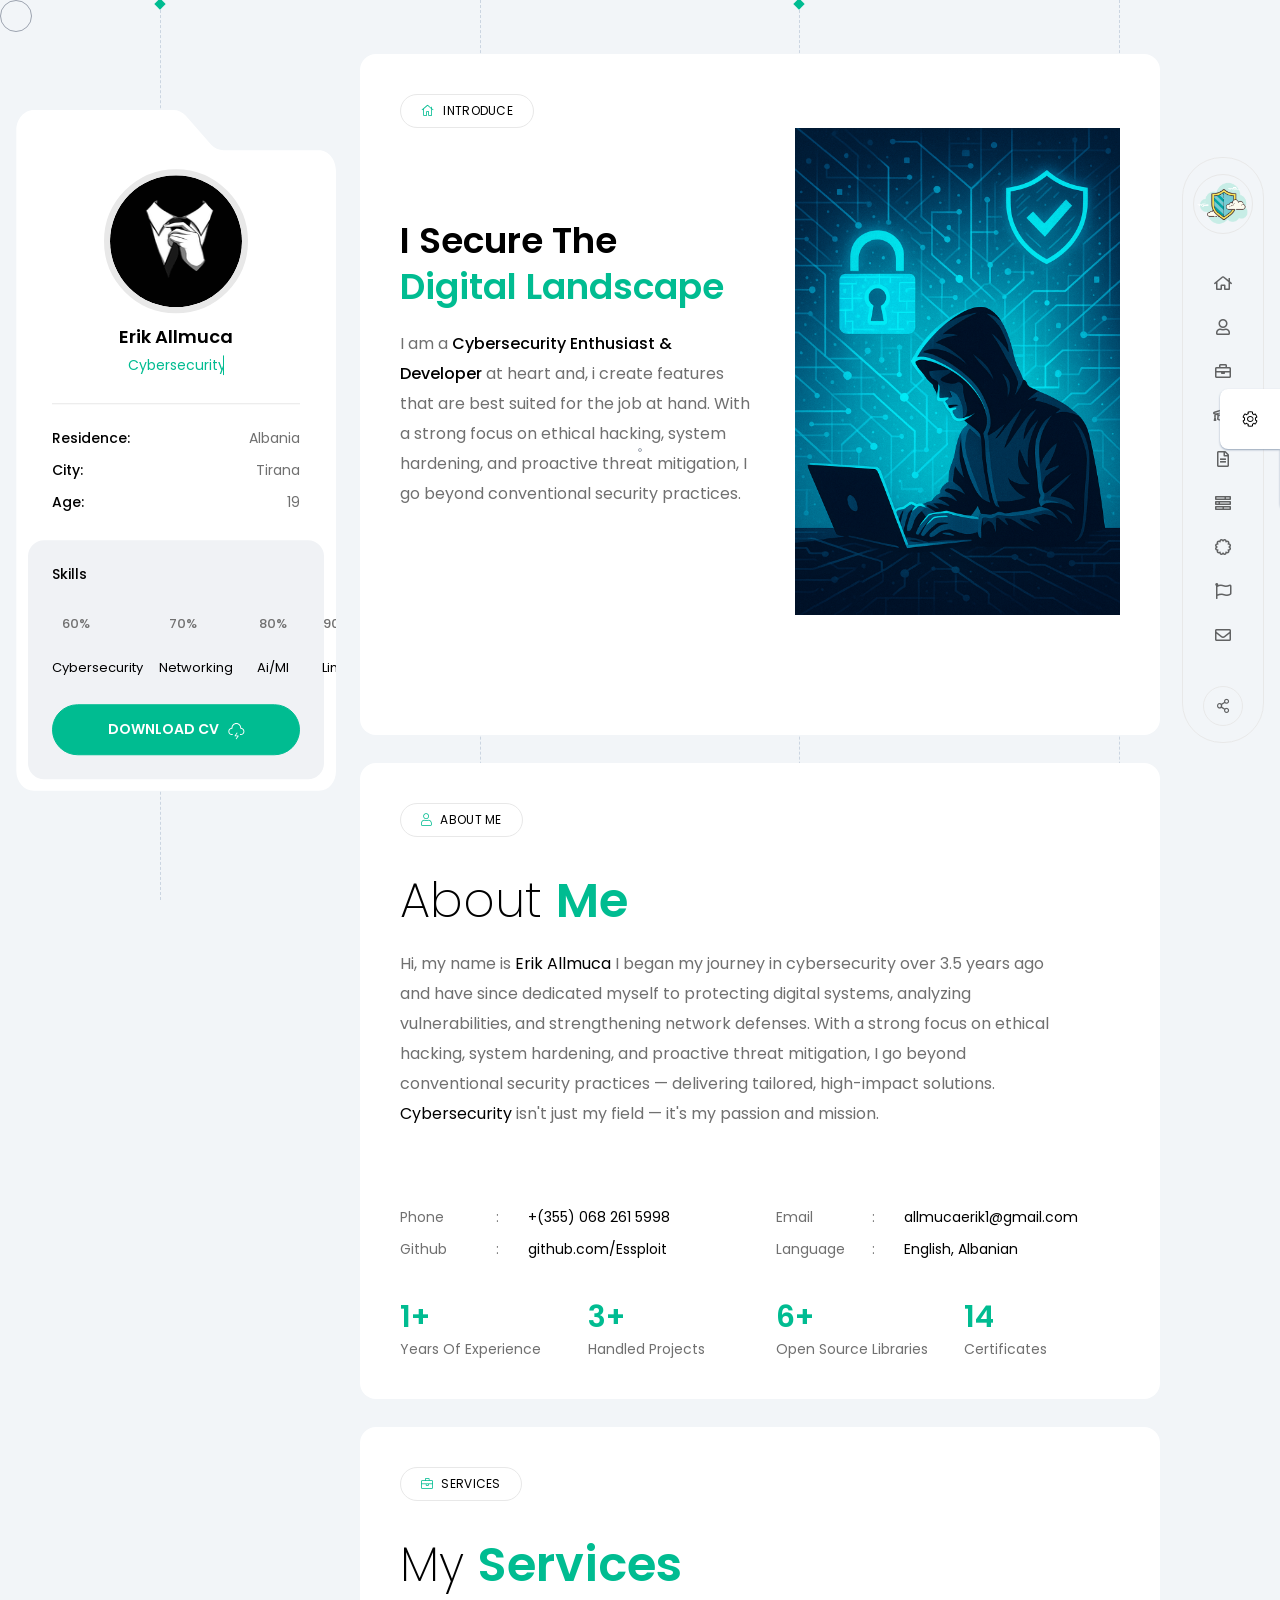
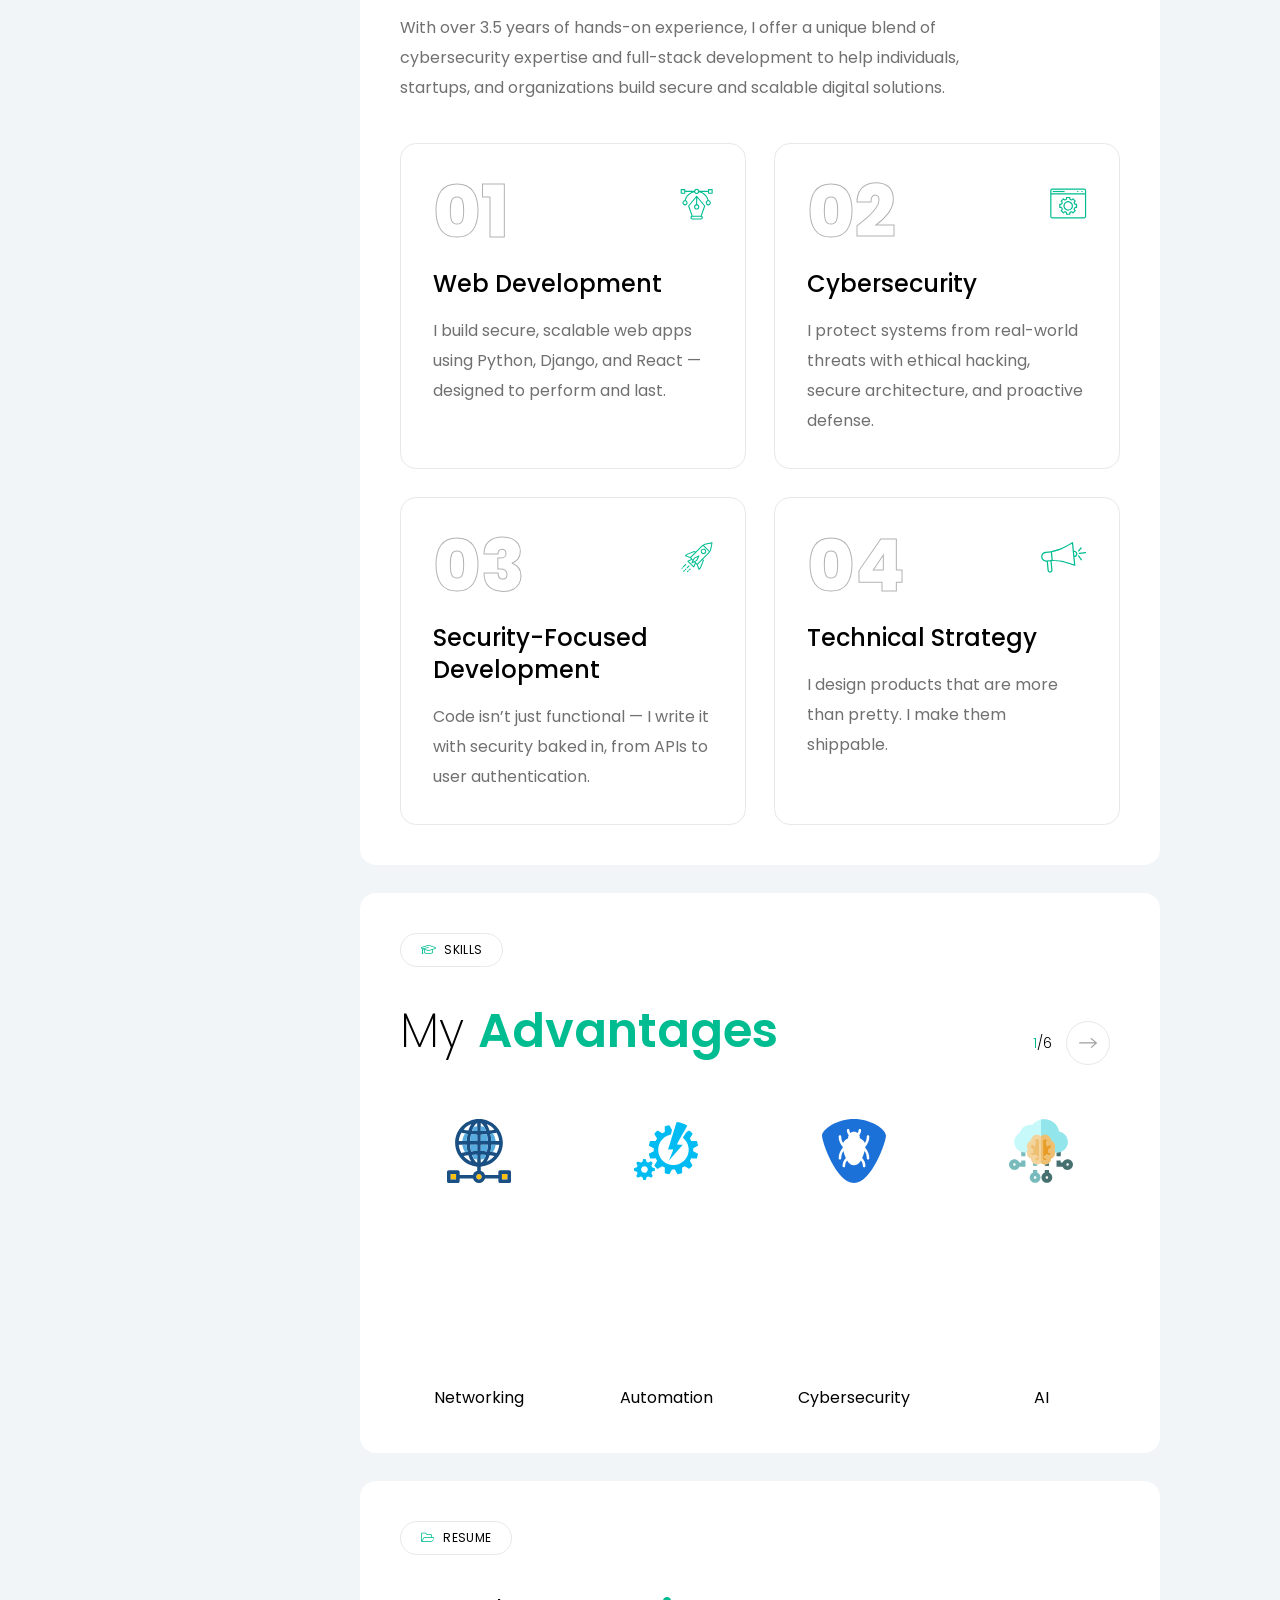
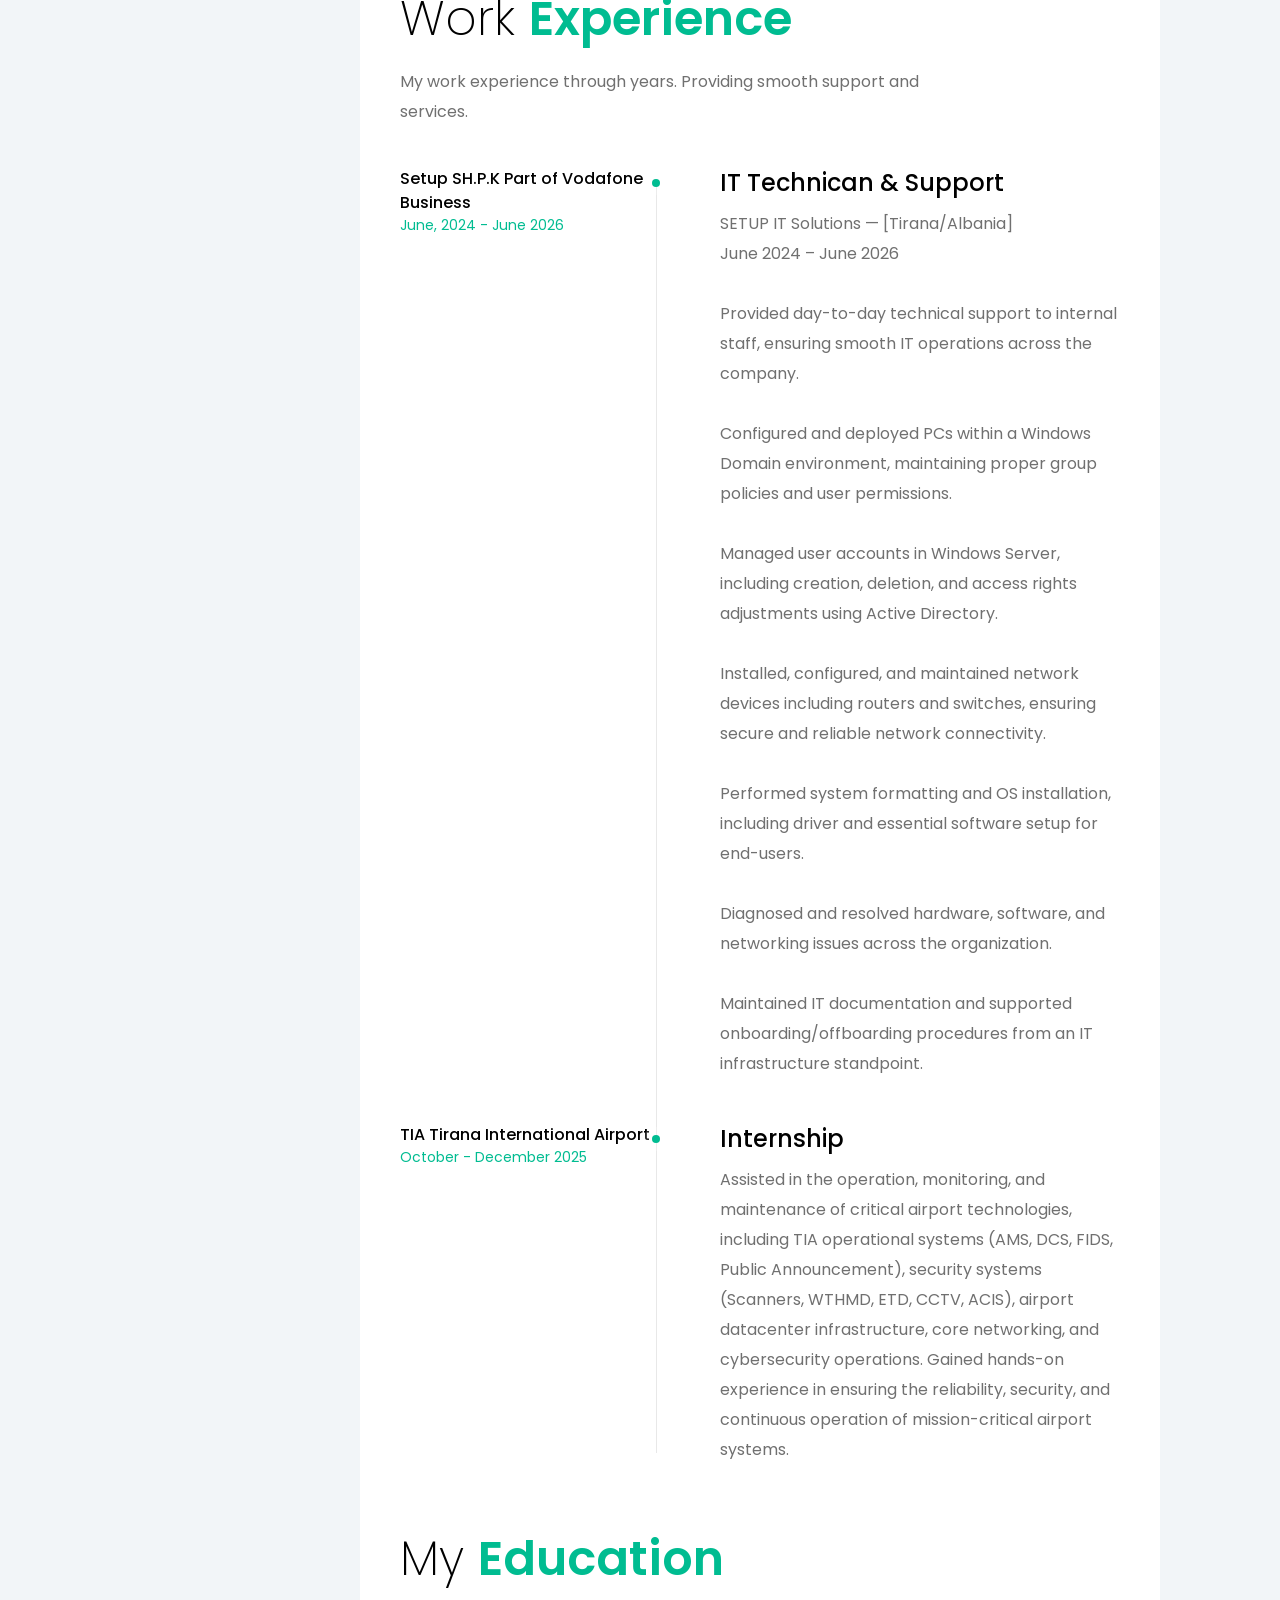
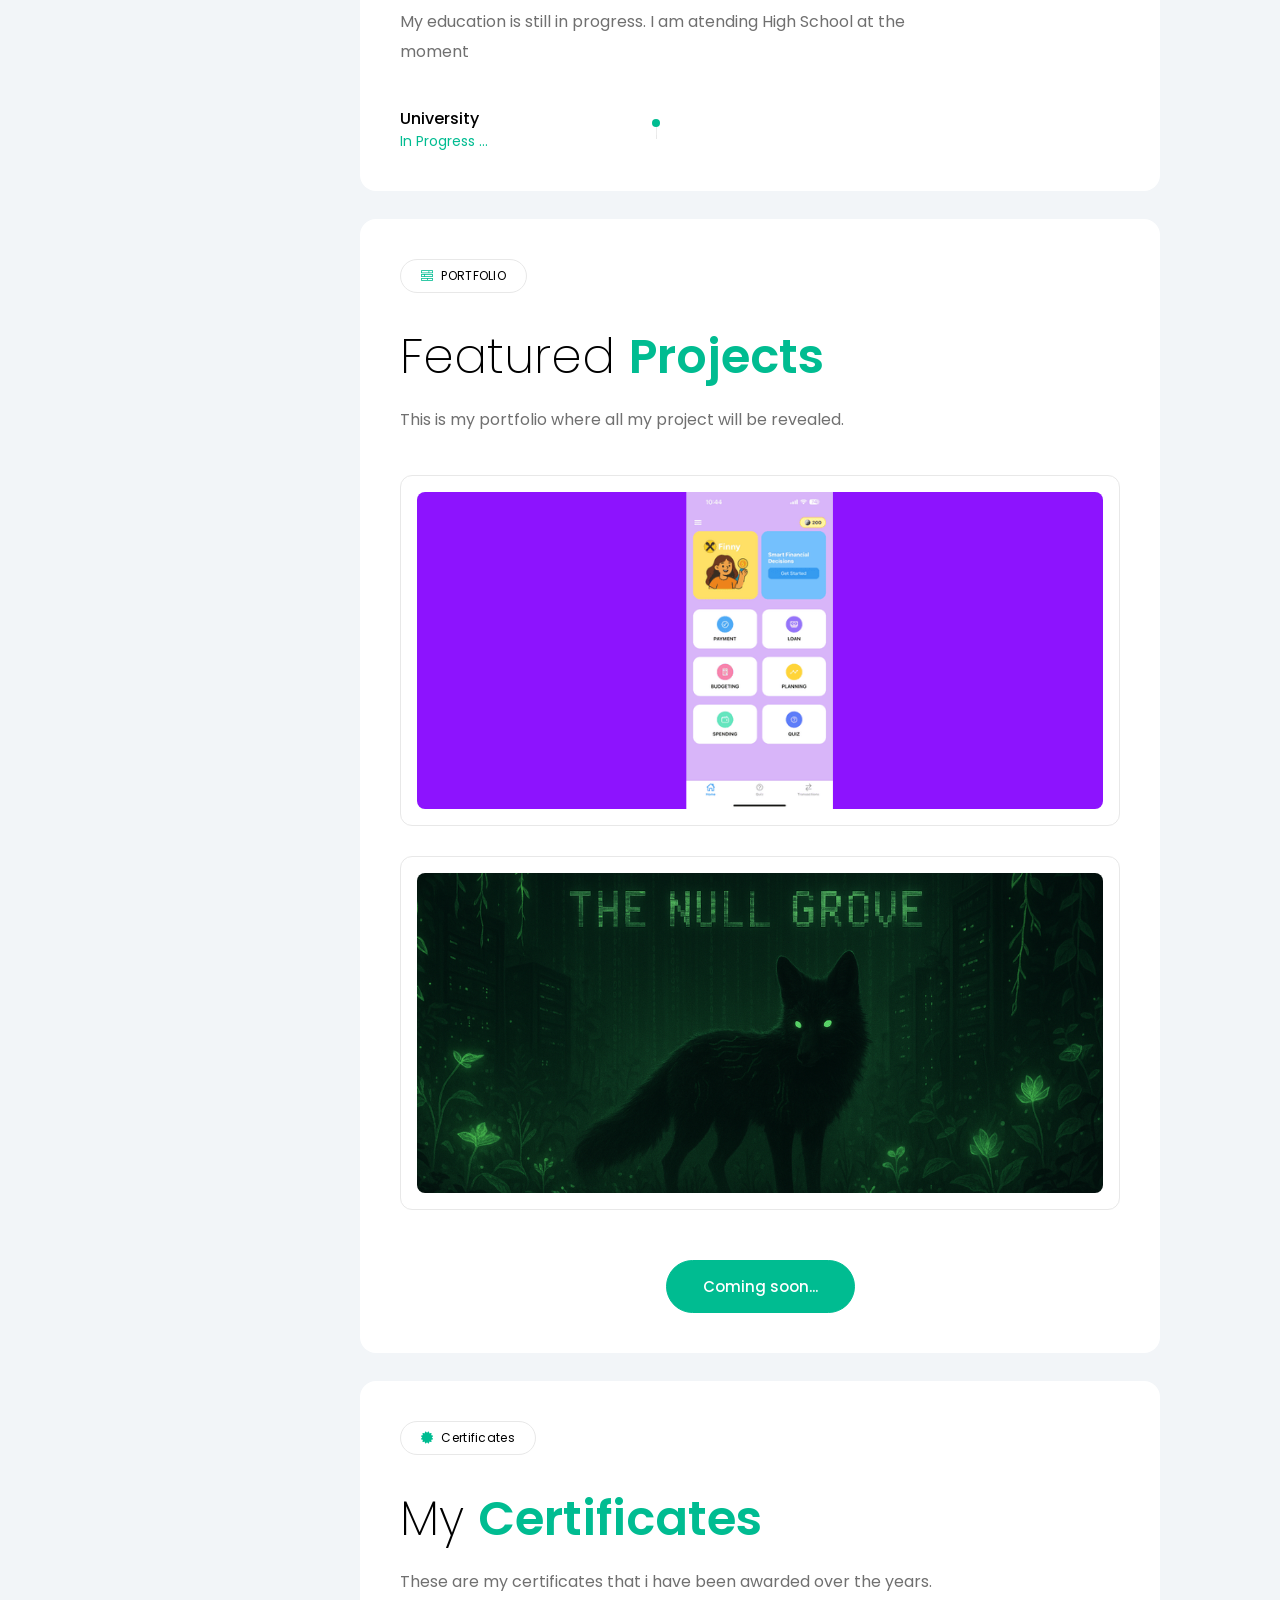
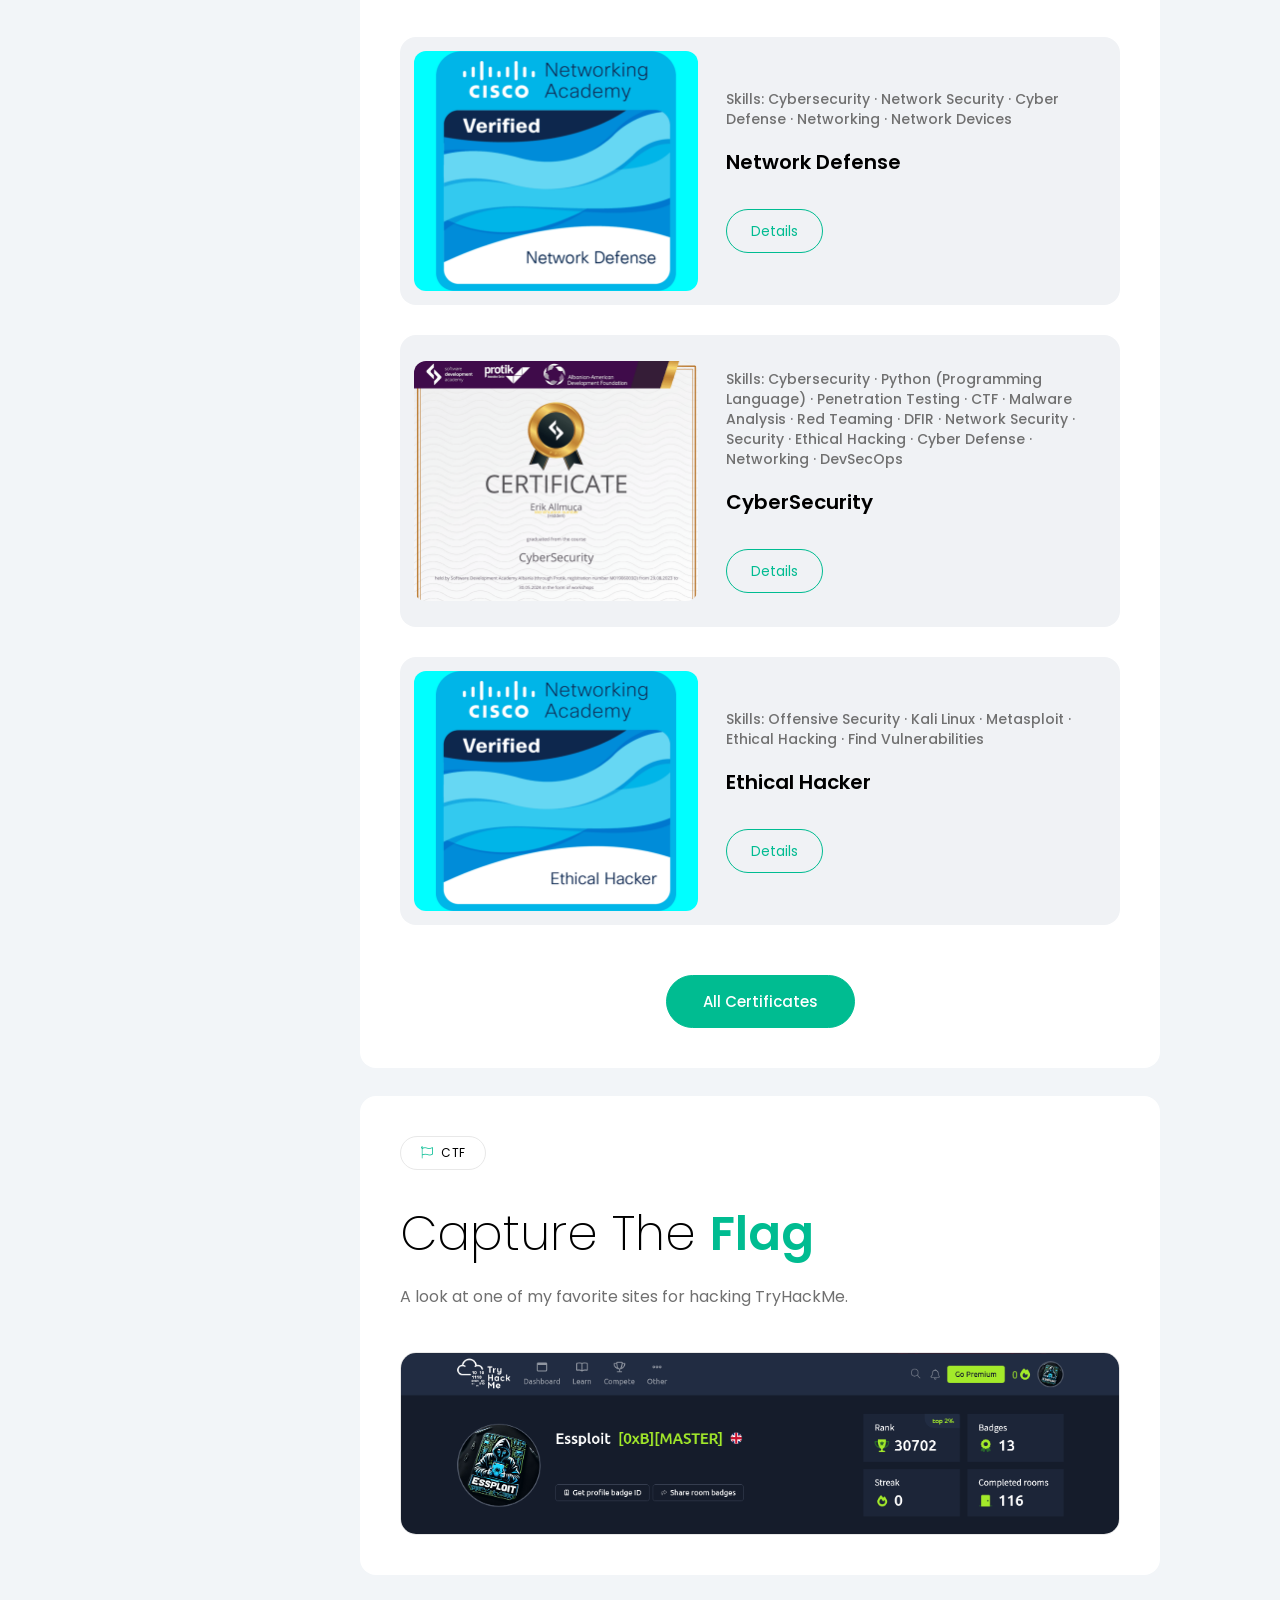
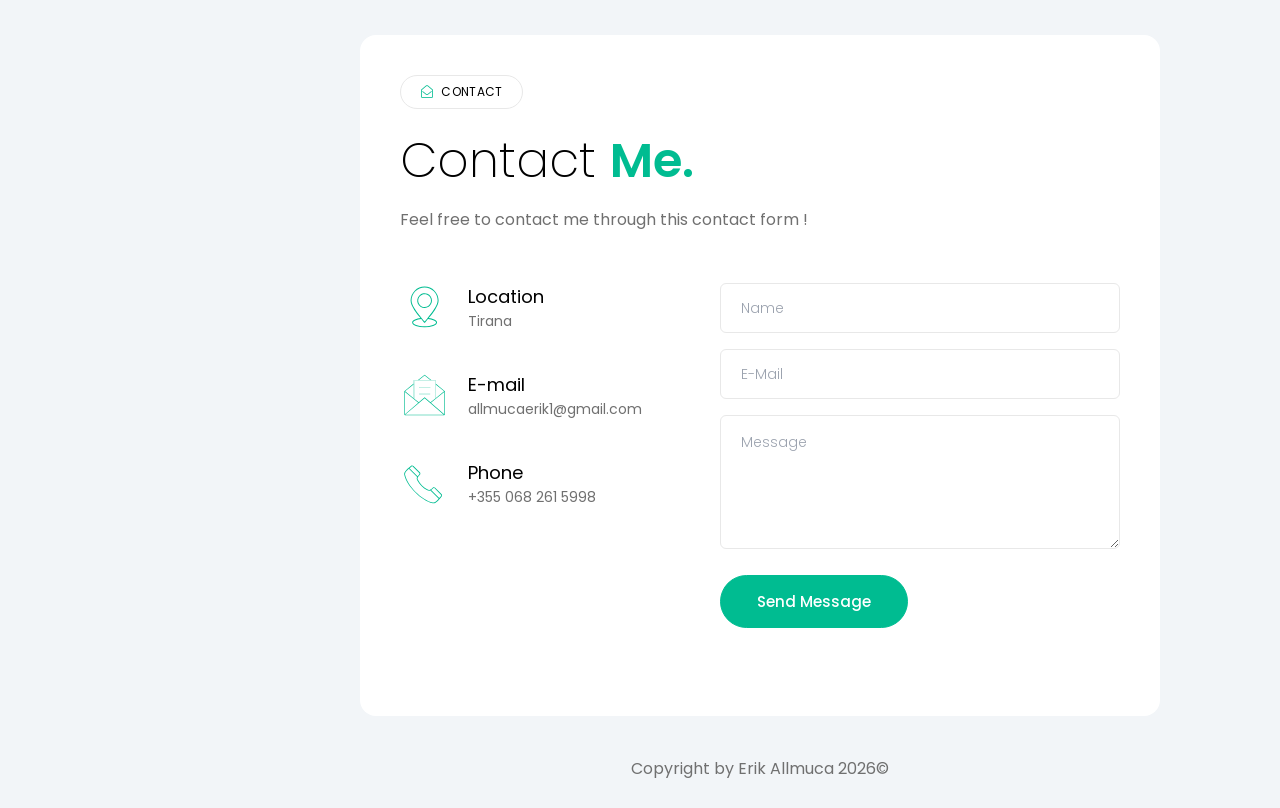
<file: index.html>
<!DOCTYPE html>
<html lang="en" class="">

<head>
    <!-- Basic Page Needs
    ================================================== -->
    <meta charset="UTF-8">
    <meta http-equiv="X-UA-Compatible" content="IE=edge">

    <!-- Specific Meta
    ================================================== -->
    <meta name="viewport" 
        content="width=device-width, initial-scale=1.0, shrink-to-fit=no">
    <meta name="keyword"
        content="resume, cv, portfolio, vcard, responsive, retina, jquery, css3, tailwindcss, material CV, creative, designer, developer, online cv, online resume, powerful portfolio, professional, landing page">
    <meta name="description" 
        content="Minfo vCard/Resume TailwindCSS HTML Template">
    <meta name="author" 
        content="Themearray">

    <!-- Color Scheme
    ================================================== -->
    <meta name="color-scheme" content="light dark">
    <meta name="theme-color" content="#F2F5F8">

    <!-- Resolve and paint the theme before the first frame. theme-mode.js only
         runs at the end of the cms.js script chain (after the content.json
         fetch), which on mobile left the page rendering light for a second or
         more before it flipped to dark. Keep this in sync with theme-mode.js. -->
    <script>
        (function () {
            var forced = /[?&]version=(dark|light)/.exec(window.location.search);

            var saved = null;
            try {
                if (localStorage.theme === 'dark' || localStorage.theme === 'light') saved = localStorage.theme;
            } catch (e) { /* storage blocked (private mode) — fall through to the OS setting */ }

            // Explicit switcher choice wins; otherwise follow the device. A phone
            // is normally a fresh browser with nothing saved, so without this
            // fallback the site rendered light even in system dark mode.
            var theme = forced ? forced[1]
                : saved ? saved
                : (window.matchMedia && window.matchMedia('(prefers-color-scheme: dark)').matches ? 'dark' : 'light');

            var root = document.documentElement;
            root.classList.toggle('dark', theme === 'dark');
            root.style.colorScheme = theme;

            var meta = document.querySelector('meta[name="theme-color"]');
            if (meta) meta.setAttribute('content', theme === 'dark' ? '#18191a' : '#F2F5F8');
        })();
    </script>

    <!-- Site Title
    ================================================== -->
    <title>Personal Portofolio</title>

    <!-- Site Favicon
    ================================================== -->
    <link rel="shortcut icon" href="assets/img/favicon.svg" sizes="any">

    <!-- Google Fonts
    ================================================== -->
    <link rel="preconnect" href="https://fonts.googleapis.com">
    <link rel="preconnect" href="https://fonts.gstatic.com" crossorigin>
    <link href="https://fonts.googleapis.com/css2?family=Poppins:wght@200;300;400;500;600;700&display=swap" rel="stylesheet">

    <!-- All CSS Here
    ================================================== -->
    <link rel="stylesheet" href="assets/css/fontAwesome5Pro.css">
    <link rel="stylesheet" href="assets/css/cdheadline.css">
    <link rel="stylesheet" href="assets/css/swiper-bundle.min.css">
    <link rel="stylesheet" href="assets/css/style.min.css">

</head>

<body class="relative custom_cursor">
    <!-- Custom Cursor Start -->
    <div
        class="custom_cursor_one fixed top-0 left-0 w-8 h-8 border border-gray-400 rounded-full pointer-events-none">
    </div>
    <div
        class="custom_cursor_two w-1 h-1 rounded-full border border-gray-400 bg-metborder-gray-400 fixed pointer-events-none left-1/2 top-1/2 -translate-x-1/2 -translate-y-1/2">
    </div>
    <!-- Custom Cursor End -->


    <!-- App Preloader Start -->
    <div id="preloader">
        <div class="loader_line"></div>
        <div
            class="absolute w-20 h-20 transition-all delay-300 -translate-x-1/2 -translate-y-1/2 rounded-full logo top-1/2 left-1/2 bg-nightBlack border-greyBlack flex-center">
            <img src="assets/img/site-logo.svg" alt="Minfo">
        </div>
    </div>
    <!-- App Preloader End -->


    <!-- App Start -->
    <div class="relative pt-10 minfo__app max-xl:pt-20">
        <div
            class="menu-overlay fixed top-0 left-0 w-full h-full bg-black/60 transition-all duration-200 z-999 opacity-0 invisible [&.is-menu-open]:visible [&.is-menu-open]:opacity-100">
        </div>
        <div class="max-lg:px-4">

            <!-- Mobile Menu Bar Start -->
            <div
                class="fixed top-0 left-0 right-0 z-50 flex items-center justify-between p-2 px-3 bg-white/10 mobile-menu-bar sm:px-6 backdrop-blur-md xl:hidden">
                <div class="text-lg font-medium name">
                    <a href="index.html" class="flex items-center gap-2 text-black dark:text-white">
                        <img src="assets/img/site-logo.svg" alt="Erik Allmuca">
                        <span data-cms="profile.mobileBrand">Personal Resume</span>
                    </a>
                </div>
                <!-- Mobile Hamburger Menu Start -->
                <button
                    class="w-12 h-12 border rounded-full hamburger menu_toggle bg-white dark:bg-nightBlack border-platinum dark:border-greyBlack flex-center"
                    type="button"
                    aria-label="Open Mobile Menu">
                    <svg viewBox="0 0 20 12" class="w-6"
                        xmlns="http://www.w3.org/2000/svg">
                        <path fill-rule="evenodd" clip-rule="evenodd"
                            d="M5.33333 11.3333C5.33333 11.1565 5.40357 10.987 5.5286 10.8619C5.65362 10.7369 5.82319 10.6667 6 10.6667H19.3333C19.5101 10.6667 19.6797 10.7369 19.8047 10.8619C19.9298 10.987 20 11.1565 20 11.3333C20 11.5101 19.9298 11.6797 19.8047 11.8047C19.6797 11.9298 19.5101 12 19.3333 12H6C5.82319 12 5.65362 11.9298 5.5286 11.8047C5.40357 11.6797 5.33333 11.5101 5.33333 11.3333ZM2.66667 6C2.66667 5.82319 2.7369 5.65362 2.86193 5.5286C2.98695 5.40357 3.15652 5.33333 3.33333 5.33333H16.6667C16.8435 5.33333 17.013 5.40357 17.1381 5.5286C17.2631 5.65362 17.3333 5.82319 17.3333 6C17.3333 6.17681 17.2631 6.34638 17.1381 6.4714C17.013 6.59643 16.8435 6.66667 16.6667 6.66667H3.33333C3.15652 6.66667 2.98695 6.59643 2.86193 6.4714C2.7369 6.34638 2.66667 6.17681 2.66667 6ZM0 0.666667C0 0.489856 0.0702379 0.320287 0.195262 0.195262C0.320286 0.070238 0.489856 0 0.666667 0H14C14.1768 0 14.3464 0.070238 14.4714 0.195262C14.5964 0.320287 14.6667 0.489856 14.6667 0.666667C14.6667 0.843478 14.5964 1.01305 14.4714 1.13807C14.3464 1.2631 14.1768 1.33333 14 1.33333H0.666667C0.489856 1.33333 0.320286 1.2631 0.195262 1.13807C0.0702379 1.01305 0 0.843478 0 0.666667Z"
                            class="fill-theme dark:fill-white" />
                    </svg>
                </button>
                <!-- Mobile Hamburger Menu End -->
            </div>
            <!-- Mobile Menu Bar End -->


            <!-- Mobile Menu Sidebar Start -->
            <div
                class="mobile-menu fixed top-0 -right-full w-full max-w-mobilemenu bg-flashWhite dark:bg-nightBlack z-999 h-full xl:hidden transition-all duration-300 [&.is-menu-open]:right-0 py-12 px-8 overflow-y-scroll">
                <button
                    class="absolute flex items-center justify-center w-9 h-9 text-sm text-white rounded-full close-menu top-4 right-4 bg-greyBlack" aria-label="Close Menu">
                    <i class="fal fa-times"></i>
                </button>
                <div class="mb-6 text-lg font-medium text-black dark:text-white menu-title">
                    Menu
                </div>
                <ul class="space-y-5 font-normal main-menu">
                    <li data-scroll-nav="0" class="relative group active">
                        <a href="#home" class="flex items-center space-x-2 group">
                            <span class="w-5 text-black dark:text-white group-[&.active]:text-theme">
                                <i class="fal fa-home"></i>
                            </span>
                            <span class="group-[&.active]:text-theme dark:group-[&.active]:text-white group-hover:text-theme transition-colors">
                                Home
                            </span>
                        </a>
                    </li>
                    <li data-scroll-nav="1" class="relative group">
                        <a href="#about" class="flex items-center space-x-2 group">
                            <span class="w-5 text-black dark:text-white group-[&.active]:text-theme">
                                <i class="fal fa-user"></i>
                            </span>
                            <span class="group-[&.active]:text-theme dark:group-[&.active]:text-white group-hover:text-theme transition-colors">
                                About
                            </span>
                        </a>
                    </li>
                    <li data-scroll-nav="2" class="relative group">
                        <a href="#" class="flex items-center space-x-2 group">
                            <span class="w-5 text-black dark:text-white group-[&.active]:text-theme">
                                <i class="fal fa-briefcase"></i>
                            </span>
                            <span class="group-[&.active]:text-theme dark:group-[&.active]:text-white group-hover:text-theme transition-colors">
                                Service
                            </span>
                        </a>
                    </li>
                    <li data-scroll-nav="3" class="relative group">
                        <a href="#skill" class="flex items-center space-x-2 group">
                            <span class="w-5 text-black dark:text-white group-[&.active]:text-theme">
                                <i class="fal fa-graduation-cap"></i>
                            </span>
                            <span class="group-[&.active]:text-theme dark:group-[&.active]:text-white group-hover:text-theme transition-colors">
                                Skills
                            </span>
                        </a>
                    </li>
                    <li data-scroll-nav="4" class="relative group">
                        <a href="#resume" class="flex items-center space-x-2 group">
                            <span class="w-5 text-black dark:text-white group-[&.active]:text-theme">
                                <i class="fal fa-file-alt"></i>
                            </span>
                            <span class="group-[&.active]:text-theme dark:group-[&.active]:text-white group-hover:text-theme transition-colors">
                                Resume
                            </span>
                        </a>
                    </li>
                    <li data-scroll-nav="5" class="relative group">
                        <a href="#portfolio" class="flex items-center space-x-2 group">
                            <span class="w-5 text-black dark:text-white group-[&.active]:text-theme">
                                <i class="fal fa-tasks-alt"></i>
                            </span>
                            <span class="group-[&.active]:text-theme dark:group-[&.active]:text-white group-hover:text-theme transition-colors">
                                Portofolio
                            </span>
                        </a>
                    </li>
                    <li data-scroll-nav="6" class="relative group">
                        <a href="#certificates" class="flex items-center space-x-2 group">
                            <span class="w-5 text-black dark:text-white group-[&.active]:text-theme">
                            <i class="fa fa-certificate"></i></span>
                            <span class="group-[&.active]:text-theme dark:group-[&.active]:text-white group-hover:text-theme transition-colors">
                                Certificates
                            </span>
                        </a>
                    </li>
                    <li data-scroll-nav="7" class="relative group">
                        <a href="#ctf" class="flex items-center space-x-2 group">
                            <span class="w-5 text-black dark:text-white group-[&.active]:text-theme">
                                <i class="fal fa-flag"></i>
                            </span>
                            <span class="group-[&.active]:text-theme dark:group-[&.active]:text-white group-hover:text-theme transition-colors">
                                CTF
                            </span>
                        </a>
                    </li>
                    <li data-scroll-nav="8" class="relative group">
                        <a href="#contact" class="flex items-center space-x-2 group">
                            <span class="w-5 text-black dark:text-white group-[&.active]:text-theme">
                                <i class="fal fa-envelope"></i>
                            </span>
                            <span class="group-[&.active]:text-theme dark:group-[&.active]:text-white group-hover:text-theme transition-colors">
                                Contact
                            </span>
                        </a>
                    </li>
                </ul>
                <br><br>
                <div class="mb-4 font-medium text-black dark:text-white menu-title text-md">
                    Get in Touch
                </div>
                <!-- Social Share Icon Start  -->
                <div class="flex items-center space-x-4 social-icons *:flex">
                    <a href="https://www.linkedin.com/in/erik-allmuça-2b0580261/" data-cms-attr="href:social.linkedin" title="Share with Linkedin">
                        <i class="fab fa-linkedin-in"></i>
                    </a>
                    <a href="https://github.com/Essploit" data-cms-attr="href:social.github" title="Share with Github">
                        <i class="fab fa-github"></i>
                    </a>
                </div>
                <!-- Social Share Icon End  -->
            </div>
            <!-- Mobile Menu Sidebar End -->


            <!-- Sidebar Profile Start -->
            <div
                class="w-full mx-auto minfo__sidebar__wrapper xl:fixed xl:top-1/2 xl:left-4 2xl:left-14 xl:-translate-y-1/2 md:max-w-sidebar xl:max-2xl:max-w-xs z-999">

                <div class="p-3 max-xl:mb-3 overflow-hidden minfo__sidebar bg-white dark:bg-nightBlack rounded-2xl">
                    <div class="mx-4 mt-12 text-center user-info lg:mx-6">
                        <a href="index.html"
                            class="w-36 h-36 mb-2.5 block mx-auto border-6 border-platinum dark:border-[#2f2f2f] overflow-hidden rounded-full *:w-full *:h-full *:rounded-full">
                            <img
                                src="assets/img/user-sidebar.png"
                                data-cms-attr="src:profile.photo"
                                class="hidden dark:block "
                                alt="Erik Allmuca"> <!--Image for Dark Version -->
                            <img
                                src="assets/img/user-sidebar.png"
                                data-cms-attr="src:profile.photo"
                                class="dark:hidden"
                                alt="Erik Allmuca"> <!--Image for Light Version -->
                        </a>
                        <h6 class="mb-1 text-lg font-semibold text-black dark:text-white name" data-cms="profile.name">Erik Allmuca</h6>
                        <div class="leading-none cd-headline clip is-full-width">
                            <h6 class="text-sm cd-words-wrapper designation text-theme after:!bg-theme *:font-normal" data-cms-list="profile.roles">
                                <b class="is-visible">Cybersecurity</b>
                                <b>Development</b>
                                <b>Networking</b>
                            </h6>
                        </div>
                    </div>
                    <div class="pt-6 mx-4 border-t lg:mx-6 user-meta-info md:mx-7 my-7 border-platinum dark:border-metalBlack">
                        <ul class="space-y-3 *:flex *:text-sm">
                            <li>
                                <span class="flex-1 font-medium text-black dark:text-white">Residence:</span>
                                <span data-cms="profile.residence">Albania</span>
                            </li>
                            <li>
                                <span class="flex-1 font-medium text-black dark:text-white">City:</span>
                                <span data-cms="profile.city">Tirana</span>
                            </li>
                            <li>
                                <span class="flex-1 font-medium text-black dark:text-white">Age:</span>
                                <span data-cms="profile.age">19</span>
                            </li>
                        </ul>
                    </div>


                    <div class="px-4 py-5 lg:py-6 lg:px-6 rounded-2xl md:px-8 bg-flashWhite dark:bg-metalBlack">
                        <div class="text-sm font-medium text-black dark:text-white">Skills</div>
                        <div class="flex items-center justify-between my-4 space-x-4 skills_circle *:space-y-2 *:text-center" data-cms-list="profile.sidebarSkills">
                            <div class="progressCircle">
                                <div class="relative w-12 h-12 circle" data-percent="60 " data-circlefill="#00BC91" data-circleempty="#777777">
                                    <div class="absolute inset-0 text-[13px] font-medium label flex-center">60%</div>
                                </div>
                                <p class="text-[13px] font-normal dark:font-light text-black dark:text-white/90">Cybersecurity</p>
                            </div>
                            <div class="progressCircle">
                                <div class="relative w-12 h-12 circle" data-percent="70" data-circlefill="#00BC91" data-circleempty="#777777">
                                    <div class="absolute inset-0 text-[13px] font-medium label flex-center">80%</div>
                                </div>
                                <p class="text-[13px] font-normal dark:font-light text-black dark:text-white/90">Networking</p>
                            </div>
                            <div class="progressCircle">
                                <div class="relative w-12 h-12 circle" data-percent="50" data-circlefill="#00BC91" data-circleempty="#777777">
                                    <div class="absolute inset-0 text-[13px] font-medium label flex-center">70%</div>
                                </div>
                                <p class="text-[13px] font-normal dark:font-light text-black dark:text-white/90">Ai/Ml</p>
                            </div>
                            <div class="progressCircle">
                                <div class="relative w-12 h-12 circle" data-percent="50" data-circlefill="#00BC91" data-circleempty="#777777">
                                    <div class="absolute inset-0 text-[13px] font-medium label flex-center">90%</div>
                                </div>
                                <p class="text-[13px] font-normal dark:font-light text-black dark:text-white/90">Linux</p>
                            </div>
                        </div>
                        <div class="mt-6">
                            <a href="mycv.pdf" download target="_blank" data-cms-attr="href:profile.cvFile"
                                class="text-center text-sm border border-theme bg-theme flex items-center justify-center gap-2 text-white rounded-4xl py-3.5 transition duration-300 text-[15px] font-semibold hover:bg-themeHover hover:border-themeHover">
                                DOWNLOAD CV
                                <span class="animate-bounce">
                                    <svg width="18" height="18" viewBox="0 0 15 16" fill="none"
                                        xmlns="http://www.w3.org/2000/svg">
                                        <path
                                            d="M12.0724 4.92378C12.0726 4.91034 12.0726 4.89691 12.0726 4.88368C12.0726 2.53968 10.1657 0.632812 7.82171 0.632812C5.47771 0.632812 3.57084 2.53968 3.57084 4.88368C3.57084 4.89691 3.57084 4.91055 3.57104 4.92378C1.95417 5.0992 0.691406 6.47267 0.691406 8.13554C0.691406 9.91704 2.14059 11.3662 3.92209 11.3662H4.33138C4.55606 11.3662 4.7384 11.1839 4.7384 10.9592C4.7384 10.7345 4.55606 10.5522 4.33138 10.5522H3.92209C2.58952 10.5522 1.50544 9.46811 1.50544 8.13554C1.50544 6.80297 2.58952 5.71888 3.92209 5.71888H4.00309C4.11868 5.71888 4.22898 5.66963 4.30611 5.58355C4.38345 5.49726 4.42028 5.38248 4.40766 5.2673C4.3924 5.12769 4.38487 5.00233 4.38487 4.88348C4.38487 2.98842 5.92665 1.44664 7.82171 1.44664C9.71678 1.44664 11.2586 2.98842 11.2586 4.88348C11.2586 5.00233 11.251 5.12769 11.2358 5.2673C11.2231 5.38228 11.26 5.49726 11.3373 5.58355C11.4144 5.66963 11.5247 5.71888 11.6403 5.71888H11.7217C13.0541 5.71888 14.138 6.80297 14.138 8.13554C14.138 9.46811 13.0541 10.5522 11.7217 10.5522H11.288C11.0634 10.5522 10.881 10.7345 10.881 10.9592C10.881 11.1839 11.0634 11.3662 11.288 11.3662H11.7217C13.5028 11.3662 14.952 9.91704 14.952 8.13554C14.952 6.47247 13.6892 5.099 12.0724 4.92378Z"
                                            fill="white" />
                                        <path
                                            d="M6.26314 11.942C6.0877 12.1876 6.26327 12.5288 6.5651 12.5288H8.81272L7.3764 14.5396C7.25728 14.7064 7.29591 14.9382 7.46268 15.0573C7.62945 15.1764 7.86122 15.1378 7.98034 14.971L9.83579 12.3734C10.0112 12.1278 9.83566 11.7866 9.53382 11.7866H7.2862L8.72252 9.77578C8.84164 9.609 8.80302 9.37724 8.63624 9.25811C8.46947 9.13899 8.23771 9.17762 8.11858 9.34439L6.26314 11.942Z"
                                            fill="white" />
                                    </svg>
                                </span>
                            </a>
                        </div>
                    </div>

                    <svg class="absolute w-0 h-0">
                        <clipPath id="my-clip-path" clipPathUnits="objectBoundingBox" stroke="white" stroke-width="2">
                            <path
                                d="M0.001,0.031 C0.001,0.014,0.026,0.001,0.055,0.001 H0.492 C0.506,0.001,0.52,0.004,0.53,0.009 L0.61,0.052 C0.62,0.057,0.634,0.06,0.649,0.06 H0.947 C0.977,0.06,1,0.074,1,0.091 V0.971 C1,0.987,0.977,1,0.947,1 H0.055 C0.026,1,0.001,0.987,0.001,0.971 V0.031">
                            </path>
                        </clipPath>
                    </svg>
                </div>

            </div>
            <!-- Sidebar Profile End -->


            <!-- Nav/Navigation Start -->
            <div class="minfo__nav__wrapper bg-snowWhite dark:bg-power__black max-xl:hidden fixed top-1/2 -translate-y-1/2 right-4 2xl:right-14 z-999 flex items-center flex-col gap-4 border border-platinum dark:border-metalBlack rounded-4xl px-2.5 py-4">

                <!-- Site Logo Start -->
                <div class="flex border rounded-full logo w-15 h-15 border-platinum dark:border-metalBlack flex-center hover:bg-white dark:hover:bg-metalBlack">
                    <a href="index.html">
                        <img src="assets/img/site-logo.svg" alt="Minfo">
                    </a>
                </div>
                <!-- Site Logo Start -->


                <!-- Main Menu/Navigation Start -->
                <div class="my-4 menu">
                    <ul class="space-y-2 text-center *:relative">
                        <li data-scroll-nav="0" class="group active">
                            <a href="#home"
                                class="w-9 h-9 rounded-full flex-center group-[&.active]:bg-white dark:group-[&.active]:bg-metalBlack group-hover:bg-white dark:group-hover:bg-metalBlack transition-all duration-300 before:content-[attr(data-title)] before:absolute before:right-10 before:bg-white dark:before:bg-metalBlack before:text-sm text-theme dark:before:text-white before:px-4 before:py-2 before:rounded-md before:font-normal dark:before:font-light before:opacity-0 before:transition-all before:duration-200 group-hover:before:opacity-100 after:content-[''] after:absolute after:w-0 after:h-0 after:right-8 after:border-solid after:border-t-4 after:border-r-0 after:border-b-4 after:border-l-8 after:border-t-transparent after:border-r-transparent after:border-b-transparent after:border-l-white dark:after:border-l-metalBlack after:opacity-0 after:transition-all after:duration-200 group-hover:after:opacity-100"
                                data-title="Home">
                                <span class="text-black dark:text-white group-hover:text-theme group-[&.active]:text-theme">
                                    <i class="fal fa-home"></i>
                                </span>
                            </a>
                        </li>
                        <li data-scroll-nav="1" class="group">
                            <a href="#about"
                                class="w-9 h-9 rounded-full flex-center group-[&.active]:bg-white dark:group-[&.active]:bg-metalBlack group-hover:bg-white dark:group-hover:bg-metalBlack transition-all duration-300 before:content-[attr(data-title)] before:absolute before:right-10 before:bg-white dark:before:bg-metalBlack before:text-sm text-theme dark:before:text-white before:px-4 before:py-2 before:rounded-md before:font-normal dark:before:font-light before:opacity-0 before:transition-all before:duration-200 group-hover:before:opacity-100 after:content-[''] after:absolute after:w-0 after:h-0 after:right-8 after:border-solid after:border-t-4 after:border-r-0 after:border-b-4 after:border-l-8 after:border-t-transparent after:border-r-transparent after:border-b-transparent after:border-l-white dark:after:border-l-metalBlack after:opacity-0 after:transition-all after:duration-200 group-hover:after:opacity-100"
                                data-title="About">
                                <span class="text-black dark:text-white group-hover:text-theme group-[&.active]:text-theme">
                                    <i class="fal fa-user"></i>
                                </span>
                            </a>
                        </li>
                        <li data-scroll-nav="2" class="group">
                            <a href="#service"
                                class="w-9 h-9 rounded-full flex-center group-[&.active]:bg-white dark:group-[&.active]:bg-metalBlack group-hover:bg-white dark:group-hover:bg-metalBlack transition-all duration-300 before:content-[attr(data-title)] before:absolute before:right-10 before:bg-white dark:before:bg-metalBlack before:text-sm text-theme dark:before:text-white before:px-4 before:py-2 before:rounded-md before:font-normal dark:before:font-light before:opacity-0 before:transition-all before:duration-200 group-hover:before:opacity-100 after:content-[''] after:absolute after:w-0 after:h-0 after:right-8 after:border-solid after:border-t-4 after:border-r-0 after:border-b-4 after:border-l-8 after:border-t-transparent after:border-r-transparent after:border-b-transparent after:border-l-white dark:after:border-l-metalBlack after:opacity-0 after:transition-all after:duration-200 group-hover:after:opacity-100"
                                data-title="Service">
                                <span class="text-black dark:text-white group-hover:text-theme group-[&.active]:text-theme">
                                    <i class="fal fa-briefcase"></i>
                                </span>
                            </a>
                        </li>
                        <li data-scroll-nav="3" class="group">
                            <a href="#skill"
                                class="w-9 h-9 rounded-full flex-center group-[&.active]:bg-white dark:group-[&.active]:bg-metalBlack group-hover:bg-white dark:group-hover:bg-metalBlack transition-all duration-300 before:content-[attr(data-title)] before:absolute before:right-10 before:bg-white dark:before:bg-metalBlack before:text-sm text-theme dark:before:text-white before:px-4 before:py-2 before:rounded-md before:font-normal dark:before:font-light before:opacity-0 before:transition-all before:duration-200 group-hover:before:opacity-100 after:content-[''] after:absolute after:w-0 after:h-0 after:right-8 after:border-solid after:border-t-4 after:border-r-0 after:border-b-4 after:border-l-8 after:border-t-transparent after:border-r-transparent after:border-b-transparent after:border-l-white dark:after:border-l-metalBlack after:opacity-0 after:transition-all after:duration-200 group-hover:after:opacity-100"
                                data-title="Skills">
                                <span class="text-black dark:text-white group-hover:text-theme group-[&.active]:text-theme">
                                    <i class="fal fa-graduation-cap"></i>
                                </span>
                            </a>
                        </li>
                        <li data-scroll-nav="4" class="group">
                            <a href="#resume"
                                class="w-9 h-9 rounded-full flex-center group-[&.active]:bg-white dark:group-[&.active]:bg-metalBlack group-hover:bg-white dark:group-hover:bg-metalBlack transition-all duration-300 before:content-[attr(data-title)] before:absolute before:right-10 before:bg-white dark:before:bg-metalBlack before:text-sm text-theme dark:before:text-white before:px-4 before:py-2 before:rounded-md before:font-normal dark:before:font-light before:opacity-0 before:transition-all before:duration-200 group-hover:before:opacity-100 after:content-[''] after:absolute after:w-0 after:h-0 after:right-8 after:border-solid after:border-t-4 after:border-r-0 after:border-b-4 after:border-l-8 after:border-t-transparent after:border-r-transparent after:border-b-transparent after:border-l-white dark:after:border-l-metalBlack after:opacity-0 after:transition-all after:duration-200 group-hover:after:opacity-100"
                                data-title="Resume">
                                <span class="text-black dark:text-white group-hover:text-theme group-[&.active]:text-theme">
                                    <i class="fal fa-file-alt"></i>
                                </span>
                            </a>
                        </li>
                        <li data-scroll-nav="5" class="group">
                            <a href="#portfolio"
                                class="w-9 h-9 rounded-full flex-center group-[&.active]:bg-white dark:group-[&.active]:bg-metalBlack group-hover:bg-white dark:group-hover:bg-metalBlack transition-all duration-300 before:content-[attr(data-title)] before:absolute before:right-10 before:bg-white dark:before:bg-metalBlack before:text-sm text-theme dark:before:text-white before:px-4 before:py-2 before:rounded-md before:font-normal dark:before:font-light before:opacity-0 before:transition-all before:duration-200 group-hover:before:opacity-100 after:content-[''] after:absolute after:w-0 after:h-0 after:right-8 after:border-solid after:border-t-4 after:border-r-0 after:border-b-4 after:border-l-8 after:border-t-transparent after:border-r-transparent after:border-b-transparent after:border-l-white dark:after:border-l-metalBlack after:opacity-0 after:transition-all after:duration-200 group-hover:after:opacity-100"
                                data-title="Poftfolio">
                                <span class="text-black dark:text-white group-hover:text-theme group-[&.active]:text-theme">
                                    <i class="fal fa-tasks-alt"></i>
                                </span>
                            </a>
                        </li>
                        <li data-scroll-nav="6" class="group">
                            <a href="#certificates"
                                class="w-9 h-9 rounded-full flex-center group-[&.active]:bg-white dark:group-[&.active]:bg-metalBlack group-hover:bg-white dark:group-hover:bg-metalBlack transition-all duration-300 before:content-[attr(data-title)] before:absolute before:right-10 before:bg-white dark:before:bg-metalBlack before:text-sm text-theme dark:before:text-white before:px-4 before:py-2 before:rounded-md before:font-normal dark:before:font-light before:opacity-0 before:transition-all before:duration-200 group-hover:before:opacity-100 after:content-[''] after:absolute after:w-0 after:h-0 after:right-8 after:border-solid after:border-t-4 after:border-r-0 after:border-b-4 after:border-l-8 after:border-t-transparent after:border-r-transparent after:border-b-transparent after:border-l-white dark:after:border-l-metalBlack after:opacity-0 after:transition-all after:duration-200 group-hover:after:opacity-100"
                                data-title="Certificates">
                                <span class="text-black dark:text-white group-hover:text-theme group-[&.active]:text-theme">
                                    <i class="fa fa-certificate"></i>
                                </span>
                            </a>
                        </li>
                        <li data-scroll-nav="7" class="group">
                            <a href="#ctf"
                                class="w-9 h-9 rounded-full flex-center group-[&.active]:bg-white dark:group-[&.active]:bg-metalBlack group-hover:bg-white dark:group-hover:bg-metalBlack transition-all duration-300 before:content-[attr(data-title)] before:absolute before:right-10 before:bg-white dark:before:bg-metalBlack before:text-sm text-theme dark:before:text-white before:px-4 before:py-2 before:rounded-md before:font-normal dark:before:font-light before:opacity-0 before:transition-all before:duration-200 group-hover:before:opacity-100 after:content-[''] after:absolute after:w-0 after:h-0 after:right-8 after:border-solid after:border-t-4 after:border-r-0 after:border-b-4 after:border-l-8 after:border-t-transparent after:border-r-transparent after:border-b-transparent after:border-l-white dark:after:border-l-metalBlack after:opacity-0 after:transition-all after:duration-200 group-hover:after:opacity-100"
                                data-title="CTF">
                                <span class="text-black dark:text-white group-hover:text-theme group-[&.active]:text-theme">
                                    <i class="fal fa-flag"></i>
                                </span>
                            </a>
                        </li>
                        <li data-scroll-nav="8" class="group">
                            <a href="#contact"
                                class="w-9 h-9 rounded-full flex-center group-[&.active]:bg-white dark:group-[&.active]:bg-metalBlack group-hover:bg-white dark:group-hover:bg-metalBlack transition-all duration-300 before:content-[attr(data-title)] before:absolute before:right-10 before:bg-white dark:before:bg-metalBlack before:text-sm text-theme dark:before:text-white before:px-4 before:py-2 before:rounded-md before:font-normal dark:before:font-light before:opacity-0 before:transition-all before:duration-200 group-hover:before:opacity-100 after:content-[''] after:absolute after:w-0 after:h-0 after:right-8 after:border-solid after:border-t-4 after:border-r-0 after:border-b-4 after:border-l-8 after:border-t-transparent after:border-r-transparent after:border-b-transparent after:border-l-white dark:after:border-l-metalBlack after:opacity-0 after:transition-all after:duration-200 group-hover:after:opacity-100"
                                data-title="Contact">
                                <span class="text-black dark:text-white group-hover:text-theme group-[&.active]:text-theme">
                                    <i class="fal fa-envelope"></i>
                                </span>
                            </a>
                        </li>
                    </ul>
                </div>
                <!-- Main Menu/Navigation End -->

                <!-- Share Button Wrapper Start -->
                <div class="relative share group">
                    <button
                        class="w-10 h-10 text-sm border rounded-full border-platinum dark:border-metalBlack flex-center group-hover:bg-white dark:group-hover:bg-metalBlack text-black dark:text-white"
                        aria-label="Share">
                        <i class="fal fa-share-alt"></i>
                    </button>

                    <!-- Social Share Icon Start  -->
                    <div
                        class="absolute bottom-0 flex items-center invisible px-5 py-6 space-x-3 transition-all duration-300 -translate-y-1/2 opacity-0 social-icons top-1/2 bg-white dark:bg-nightBlack rounded-4xl right-6 group-hover:opacity-100 group-hover:visible group-hover:right-10 -z-1 *:flex *:transition *:duration-200">
                        </a>
                        <a href="https://www.linkedin.com/in/erik-allmuça-2b0580261/" data-cms-attr="href:social.linkedin" class="hover:text-theme" title="Share with Linkedin">
                            <i class="fab fa-linkedin-in"></i>
                        </a>
                        <a href="https://github.com/Essploit" data-cms-attr="href:social.github" title="Share with Github">
                        <i class="fab fa-github"></i>
                    </a>
                    </div>
                    <!-- Social Share Icon End  -->
                </div>
                <!-- Share Button Wrapper End -->

            </div>
            <!-- Nav/Navigation End -->


            <!-- Main Content Start -->
            <div class="minfo__contentBox relative mx-auto max-w-container xl:max-2xl:max-w-65rem *:py-5 xl:*:py-3.5 *:max-w-content max-xl:*:mx-auto xl:*:ml-auto xl:max-2xl:*:max-w-50rem">

                <!-- Hero/Introduction Section Start -->
                <div data-scroll-index="0" id="home">

                    <div class="hero-section px-5 py-8 md:p-8 bg-white dark:bg-nightBlack rounded-2xl lg:p-10 2xl:p-13">
                        <div
                            class="inline-flex items-center gap-2 px-4 py-2 text-xs tracking-wide text-black dark:text-white border lg:px-5 section-name border-platinum dark:border-greyBlack200 rounded-4xl">
                            <i class="fal fa-home text-theme"></i>
                            <span data-cms="hero.badge">INTRODUCE</span>
                        </div>
                        <div class="items-center gap-6 hero-content md:flex xl:gap-10">
                            <div class="text-content pt-7 lg:pt-8 max-lg:max-w-[30rem]">
                                <h1
                                    class="text-[32px] lg:text-5xl xl:text-4xl 2xl:text-5xl font-semibold text-black dark:text-white leading-1.27 lg:leading-1.27 xl:leading-1.27 2xl:leading-1.27 mb-4 lg:mb-5">
                                    <span data-cms="hero.titleLine1">I Secure The</span> <br>
                                    <span class="text-theme" data-cms="hero.titleHighlight">Digital Landscape</span>
                                </h1>
                                <p data-cms-html="hero.intro">
                                    I am a <span class="font-medium text-black dark:text-white/90">Cybersecurity Enthusiast & Developer</span> at heart and, i create features that are best suited for the job at hand.With a strong focus on ethical hacking, system hardening, and proactive threat mitigation, I go beyond conventional security practices.
                                </p>
                                <ul class="flex items-center mt-4 -mx-3 lg:mt-5 *:flex *:items-center *:mx-3 *:text-regular">
                              <!--  <li>
                                        <i class="mr-2 fal fa-check-double text-theme"></i>
                                        Available for work
                                    </li>
                                    <li>
                                        <i class="mr-2 fal fa-check-double text-theme"></i>
                                        Full Time Job
                                    </li> --> 
                                </ul>
                                <ul class="mt-7 buttons">
                                    <li data-scroll-nav="8">
                                    </li>
                                </ul>

                            </div>
                            <div class="hero-image flex-[0_0_20.3rem] max-md:hidden">
                                <img 
                                    src="assets/img/hero-img-2.png" 
                                    class="dark:hidden" 
                                    alt="Hero Image - Light Mode">
                                <img 
                                    src="assets/img/hero-img-2.png" 
                                    class="hidden dark:block" 
                                    alt="Hero Image - Dark Mode">
                            </div>
                        </div>
                        <div class="mb-2 mt-14 xl:mb-0 xl:mt-20">
                            <div class="items-center grid-cols-12 overflow-hidden md:grid">
                                <div class="hidden col-span-2 md:inline-block">
                                    <h6
                                        class="font-medium text-black dark:text-white/80 text-sm md:max-w-[8rem] border-l border-theme pl-4">
                                        
                                    </h6>
                                </div>
                                <div class="col-span-10 logo-slider">
                                     <div class="swiper">
                                        <div class="swiper-wrapper">
                                            <div class="swiper-slide">
                                         <!--         <a href="#"
                                                    class="transition duration-200 flex-center">
                                                    <img src="assets/img/partners/logo1.svg" alt="Partner Name">
                                                </a>
                                            </div>
                                            <div class="swiper-slide">
                                                <a href="#"
                                                    class="transition duration-200 flex-center">
                                                    <img src="assets/img/partners/logo2.svg" alt="Partner Name">
                                                </a>
                                            </div>
                                            <div class="swiper-slide">
                                                <a href="#"
                                                    class="transition duration-200 flex-center">
                                                    <img src="assets/img/partners/logo3.svg" alt="Partner Name">
                                                </a>
                                            </div>
                                            <div class="swiper-slide">
                                                <a href="#"
                                                    class="transition duration-200 flex-center">
                                                    <img src="assets/img/partners/logo4.svg" alt="Partner Name">
                                                </a>
                                            </div>
                                            <div class="swiper-slide">
                                                <a href="#"
                                                    class="transition duration-200 flex-center">
                                                    <img src="assets/img/partners/logo2.svg" alt="Partner Name">
                                                </a>
                                            </div>
                                            <div class="swiper-slide">
                                                <a href="#"
                                                    class="transition duration-200 flex-center">
                                                    <img src="assets/img/partners/logo4.svg" alt="Partner Name">
                                                </a>
                                            </div>
                                            <div class="swiper-slide">
                                                <a href="#"
                                                    class="transition duration-200 flex-center">
                                                    <img src="assets/img/partners/logo2.svg" alt="Partner Name">
                                                </a>
                                            </div>
                                            <div class="swiper-slide">
                                                <a href="#"
                                                    class="transition duration-200 flex-center">
                                                    <img src="assets/img/partners/logo4.svg" alt="Partner Name">
                                                </a>
                                            </div>
                                            <div class="swiper-slide">
                                                <a href="#"
                                                    class="transition duration-200 flex-center">
                                                    <img src="assets/img/partners/logo2.svg" alt="Partner Name">
                                                </a> -->
                                            </div>  
                                        </div>
                                    </div>
                                </div>
                            </div>
                        </div>
                    </div>

                </div>
                <!-- Hero/Introduction Section End -->


                <!-- About Me Section Start -->
                <div data-scroll-index="1" id="about">

                    <div class="about-section px-5 py-8 md:p-8 bg-white dark:bg-nightBlack rounded-2xl lg:p-10 2xl:p-13">
                        <div
                            class="inline-flex items-center gap-2 px-4 py-2 text-xs tracking-wide text-black dark:text-white border lg:px-5 section-name border-platinum dark:border-greyBlack200 rounded-4xl">
                            <i class="fal fa-user text-theme"></i>
                            <span data-cms="about.badge">ABOUT ME</span>
                        </div>
                        <div class="mt-7 md:mt-10 section-title">
                            <h2
                                class="title text-[32px] md:text-4xl lg:text-5xl font-extralight text-black dark:text-white leading-1.27">
                                <span data-cms="about.titleNormal">About</span> <span class="font-semibold text-theme" data-cms="about.titleHighlight">Me</span>
                            </h2>
                            <p class="max-w-2xl mt-4 md:mt-6 subtitle" data-cms-html="about.bio">
                                Hi, my name is <span class="text-black dark:text-white">Erik Allmuca</span> I began my journey in cybersecurity over 3.5 years ago and have since dedicated myself to protecting digital systems, analyzing vulnerabilities, and strengthening network defenses. With a strong focus on ethical hacking, system hardening, and proactive threat mitigation, I go beyond conventional security practices — delivering tailored, high-impact solutions. <span class="text-black dark:text-white">Cybersecurity</span> isn't just my field — it's my passion and mission.
                            </p>
                        </div>
                       <div class="mt-6 section-content">
                            <div class="inline-flex flex-wrap items-center gap-2 mb-5 text-sm md:gap-4 *:inline-block *:px-3.5 *:py-2 *:transition *:duration-300 *:border *:border-dashed *:text-black dark:*:text-white/70 *:border-platinum dark:*:border-greyBlack *:rounded-3xl md:*:px-5 md:*:py-2">
                              <!--  <a href="#"
                                    class="hover:text-theme dark:hover:text-white">
                                    HTML5 & CSS3 (94%)
                                </a>
                                <a href="#"
                                    class="hover:text-theme dark:hover:text-white">
                                    Bootstrap (98%)
                                </a>
                                <a href="#"
                                    class="hover:text-theme dark:hover:text-white">
                                    TailwindCSS (90%)
                                </a> -->
                            </div> 

                            <ul class="grid mt-4 mb-10 text-sm lg:mt-6 md:grid-cols-2 gap-x-8 gap-y-3 *:flex *:items-center" data-cms-list="about.details">
                                <li>
                                    <span class="flex-[0_0_6rem]">Phone</span>
                                    <span class="flex-[0_0_2rem]">:</span>
                                    <span class="text-black dark:text-white">+(355) 068 261 5998 </span>
                                </li>
                                <li>
                                    <span class="flex-[0_0_6rem]">Email</span>
                                    <span class="flex-[0_0_2rem]">:</span>
                                    <span class="text-black dark:text-white">allmucaerik1@gmail.com</span>
                                </li>
                                <li>
                                    <span class="flex-[0_0_6rem]">Github</span>
                                    <span class="flex-[0_0_2rem]">:</span>
                                    <span class="text-black dark:text-white">github.com/Essploit</span>
                                </li>
                                <li>
                                    <span class="flex-[0_0_6rem]">Language</span>
                                    <span class="flex-[0_0_2rem]">:</span>
                                    <span class="text-black dark:text-white">English, Albanian</span>
                                </li>
                            </ul>

                            <ul class="grid grid-cols-2 gap-6 counters md:grid-cols-4 xl:gap-8" data-cms-list="about.counters">
                                <li>
                                    <div class="mb-1 text-2xl font-semibold md:text-3xl number text-theme 2xl:text-4xl">
                                        <span>2</span>+
                                    </div>
                                    <div class="text-sm">Years Of Experience</div>
                                </li>
                                <li>
                                    <div class="mb-1 text-2xl font-semibold md:text-3xl number text-theme 2xl:text-4xl">
                                        <span>5</span>+
                                    </div>
                                    <div class="text-sm">Handled Projects</div>
                                </li>
                                <li>
                                    <div class="mb-1 text-2xl font-semibold md:text-3xl number text-theme 2xl:text-4xl">
                                        <span>10</span>+
                                    </div>
                                    <div class="text-sm">Open Source Libraries</div>
                                </li>
                                <li>
                                    <div class="mb-1 text-2xl font-semibold md:text-3xl number text-theme 2xl:text-4xl">
                                        <span>23</span>
                                    </div>
                                    <div class="text-sm">Certificates </div>
                                </li>
                            </ul>

                        </div>
                    </div>

                </div>
                <!-- About Me Section End -->

                <!-- My Services Section Start -->
                <div data-scroll-index="2" id="service">

                    <div class="service-section px-5 py-8 md:p-8 bg-white dark:bg-nightBlack rounded-2xl lg:p-10 2xl:p-13">
                        <div
                            class="inline-flex items-center gap-2 px-4 py-2 text-xs tracking-wide text-black dark:text-white border lg:px-5 section-name border-platinum dark:border-greyBlack200 rounded-4xl">
                            <i class="fal fa-briefcase text-theme"></i>
                            <span data-cms="services.badge">SERVICES</span>
                        </div>
                        <div class="mb-8 mt-7 md:my-10 section-title">
                            <h2
                                class="title text-[32px] md:text-4xl lg:text-5xl font-extralight text-black dark:text-white leading-1.27">
                                <span data-cms="services.titleNormal">My</span> <span class="font-semibold text-theme" data-cms="services.titleHighlight">Services</span>
                            </h2>
                            <p class="max-w-xl mt-4 md:mt-6 subtitle" data-cms="services.subtitle">
                               With over 3.5 years of hands-on experience, I offer a unique blend of cybersecurity expertise and full-stack development to help individuals, startups, and organizations build secure and scalable digital solutions.
                            </p>
                        </div>

                        <div class="grid gap-5 md:gap-6 service-card-wrapper sm:grid-cols-2 lg:gap-7 2xl:gap-8 *:relative *:p-5 *:transition *:duration-300 *:border *:py-7 md:*:p-7 *:border-platinum dark:*:border-metalBlack *:rounded-2xl xl:*:p-8 2xl:*:p-10" data-cms-list="services.items">
                            <div class="card-item group hover:border-theme dark:hover:border-theme">
                                <div
                                    class="absolute transition duration-300 md:top-10 icon right-6 top-7 md:right-8 group-hover:-rotate-45 lg:top-11">
                                    <svg width="33" h eight="32" viewBox="0 0 33 32" class="fill-theme"
                                        xmlns="http://www.w3.org/2000/svg">
                                        <path
                                            d="M16.6599 0.813965C15.4258 0.813965 14.3875 1.68953 14.1331 2.8505H5.30667V1.61411C5.30608 1.46748 5.24728 1.3271 5.14319 1.22382C5.03911 1.12055 4.89826 1.06284 4.75164 1.0634H1.18069C1.03463 1.0637 0.894615 1.12178 0.791231 1.22497C0.687847 1.32815 0.629491 1.46805 0.628906 1.61411V5.1937C0.629491 5.33976 0.687847 5.47966 0.791231 5.58284C0.894615 5.68602 1.03463 5.7441 1.18069 5.7444H4.75164C4.89826 5.74496 5.03911 5.68726 5.14319 5.58398C5.24728 5.48071 5.30608 5.34032 5.30667 5.1937V3.95623H11.5059C8.07879 5.5101 5.48724 8.56947 4.56483 12.301C3.3553 12.517 2.42896 13.584 2.42896 14.8537C2.42896 16.2777 3.59309 17.4453 5.01619 17.4453C6.4393 17.4453 7.60451 16.2777 7.60451 14.8537C7.60451 13.6647 6.79182 12.6539 5.6954 12.3529C6.78739 8.28189 10.0674 5.1253 14.2065 4.21862C14.5505 5.24594 15.5218 5.99276 16.6599 5.99276C17.7979 5.99276 18.7703 5.24598 19.1143 4.21862C23.2544 5.1244 26.5334 8.2809 27.6254 12.3529C26.5284 12.6535 25.7163 13.6644 25.7163 14.8537C25.7163 16.2777 26.8804 17.4453 28.3035 17.4453C29.7266 17.4453 30.8918 16.2777 30.8918 14.8537C30.8918 13.5836 29.9649 12.5166 28.7548 12.301C27.8324 8.56931 25.2411 5.51004 21.8138 3.95623H28.0141V5.1937C28.0147 5.34032 28.0735 5.48071 28.1776 5.58398C28.2817 5.68726 28.4225 5.74496 28.5691 5.7444H32.1401C32.2867 5.74496 32.4275 5.68726 32.5316 5.58398C32.6357 5.48071 32.6945 5.34032 32.6951 5.1937V1.61411C32.6945 1.46748 32.6357 1.32709 32.5316 1.22382C32.4275 1.12054 32.2867 1.06284 32.1401 1.0634H28.5691C28.4225 1.06284 28.2817 1.12054 28.1776 1.22382C28.0735 1.32709 28.0147 1.46748 28.0141 1.61411V2.8505H19.1888C18.9345 1.68942 17.894 0.813965 16.6599 0.813965ZM16.6599 1.91646C17.4844 1.91646 18.1414 2.5739 18.1414 3.4012C18.1414 3.42454 18.1413 3.44833 18.1403 3.47139C18.1396 3.47391 18.1389 3.47643 18.1382 3.47896C18.1341 3.50576 18.132 3.53283 18.1319 3.55994C18.0542 4.31124 17.4302 4.88703 16.6591 4.88703C15.8961 4.88703 15.2778 4.32324 15.1894 3.5837C15.19 3.5486 15.1872 3.51352 15.1811 3.47895C15.1804 3.47607 15.1797 3.4732 15.179 3.47032C15.178 3.44761 15.1769 3.4242 15.1769 3.40122C15.1769 2.57391 15.8353 1.91646 16.6599 1.91646ZM1.7314 2.16913H4.19985V4.63867H1.7314V2.16913ZM29.1198 2.16913H31.5894V4.63867H29.1198V2.16913ZM16.6599 7.7237C16.6109 7.72447 16.5623 7.73173 16.5153 7.7453C16.5076 7.74729 16.5 7.74945 16.4925 7.75178C16.4493 7.76573 16.4079 7.78495 16.3694 7.809C16.3583 7.81617 16.3475 7.82374 16.337 7.83168C16.3004 7.85777 16.267 7.88823 16.2378 7.92239C16.2371 7.92274 16.2364 7.9231 16.2357 7.92347L8.19968 17.645C8.13809 17.7187 8.09675 17.8071 8.07971 17.9016C8.06267 17.9961 8.07052 18.0933 8.10249 18.1839L11.5568 27.8709C10.9036 28.1831 10.4489 28.8547 10.4489 29.6234C10.4489 30.6848 11.3155 31.5617 12.3753 31.5617H20.9458C22.0057 31.5617 22.8722 30.6848 22.8722 29.6234C22.8722 28.8542 22.4172 28.1818 21.7632 27.8698L25.2186 18.1839C25.251 18.0936 25.2594 17.9965 25.2429 17.902C25.2264 17.8075 25.1857 17.719 25.1246 17.645L17.1209 7.96882C17.0702 7.89314 17.0016 7.83116 16.9211 7.7884C16.8407 7.74564 16.7509 7.72341 16.6599 7.7237ZM16.1091 9.80883V16.332C14.9156 16.589 14.0154 17.6624 14.0154 18.9343C14.0154 20.3958 15.2034 21.5993 16.6599 21.5993C18.1162 21.5993 19.3043 20.3958 19.3043 18.9343C19.3043 17.6637 18.4065 16.5915 17.2149 16.3331V9.8153L24.0717 18.1061L20.6551 27.6852H12.6645L9.24907 18.1018L16.1091 9.80883ZM5.01619 13.3679C5.84077 13.3679 6.4977 14.0264 6.4977 14.8537C6.4977 15.681 5.84077 16.3385 5.01619 16.3385C4.19162 16.3385 3.53469 15.681 3.53469 14.8537C3.53469 14.0264 4.19162 13.3679 5.01619 13.3679ZM28.2992 13.3679C28.3006 13.3679 28.302 13.3679 28.3034 13.3679C29.1279 13.3679 29.7848 14.0264 29.7849 14.8537C29.7849 15.681 29.1279 16.3385 28.3034 16.3385C27.4788 16.3385 26.8218 15.681 26.8218 14.8537C26.8218 14.0279 27.4767 13.3702 28.2992 13.3679ZM16.6599 17.3794C17.5132 17.3794 18.1986 18.0651 18.1986 18.9343C18.1986 19.8036 17.5132 20.4936 16.6599 20.4936C15.8064 20.4936 15.1211 19.8036 15.1211 18.9343C15.1211 18.0651 15.8064 17.3794 16.6599 17.3794ZM12.3751 28.7909H20.9456C21.4066 28.7909 21.7663 29.1502 21.7663 29.6234C21.7663 30.0967 21.4066 30.456 20.9456 30.456H12.3751C11.9141 30.456 11.5545 30.0967 11.5545 29.6234C11.5545 29.1502 11.9141 28.7909 12.3751 28.7909Z" />
                                    </svg>
                                </div>
                                <div
                                    class="text-5xl font-extrabold transition duration-300 md:text-6xl number lg:text-7xl text-greyBlack opacity-30 group-hover:opacity-100">
                                    01
                                </div>
                                <h4 class="mt-5 mb-4 text-xl font-medium text-black dark:text-white xl:text-2xl">
                                    Web Development
                                </h4>
                                <p>
                                    I build secure, scalable web apps using Python, Django, and React — designed to perform and last.
                                </p>
                            </div>
                            <div class="card-item group hover:border-theme dark:hover:border-theme">
                                <div
                                    class="absolute transition duration-300 md:top-10 icon right-6 top-7 md:right-8 group-hover:-rotate-45 lg:top-11">
                                    <svg width="37" height="31" viewBox="0 0 37 31" class="fill-theme"
                                        xmlns="http://www.w3.org/2000/svg">
                                        <path
                                            d="M2.21101 30.4333H34.179C34.7012 30.4333 35.202 30.2259 35.5712 29.8567C35.9404 29.4875 36.1479 28.9867 36.1479 28.4645V2.48079C36.1479 1.95862 35.9404 1.45785 35.5712 1.08862C35.202 0.719392 34.7012 0.511963 34.179 0.511963H2.21101C1.68885 0.511963 1.18807 0.719392 0.818844 1.08862C0.449617 1.45785 0.242188 1.95862 0.242188 2.48079V28.4645C0.242188 28.9867 0.449617 29.4875 0.818844 29.8567C1.18807 30.2259 1.68885 30.4333 2.21101 30.4333ZM1.43904 2.48079C1.43904 2.27605 1.52038 2.0797 1.66515 1.93492C1.80992 1.79015 2.00628 1.70882 2.21101 1.70882H34.179C34.3838 1.70882 34.5801 1.79015 34.7249 1.93492C34.8697 2.0797 34.951 2.27605 34.951 2.48079V5.29938H1.43904V2.48079ZM1.43904 6.49624H34.951V28.4645C34.951 28.6693 34.8697 28.8656 34.7249 29.0104C34.5801 29.1552 34.3838 29.2365 34.179 29.2365H2.21101C2.00628 29.2365 1.80992 29.1552 1.66515 29.0104C1.52038 28.8656 1.43904 28.6693 1.43904 28.4645V6.49624Z" />
                                        <path d="M14.6033 2.90552H2.63477V4.10237H14.6033V2.90552Z" />
                                        <path d="M32.5562 2.90552H31.3594V4.10237H32.5562V2.90552Z" />
                                        <path d="M28.3687 2.90527H27.1719V4.10213H28.3687V2.90527Z" />
                                        <path
                                            d="M9.81721 20.0386H10.6131C10.8056 20.0375 10.9941 20.0938 11.1545 20.2003C11.315 20.3067 11.44 20.4585 11.5139 20.6363C11.5877 20.8141 11.6069 21.0099 11.569 21.1987C11.5312 21.3874 11.438 21.5606 11.3013 21.6962L10.7388 22.2588C10.626 22.3693 10.5615 22.5198 10.5593 22.6777C10.5596 22.7568 10.5756 22.8352 10.6064 22.9081C10.6373 22.981 10.6822 23.0471 10.7388 23.1026L12.959 25.3227C13.0144 25.3793 13.0805 25.4242 13.1534 25.4551C13.2263 25.4859 13.3047 25.5019 13.3838 25.5022C13.5417 25.5 13.6922 25.4355 13.8027 25.3227L14.3653 24.7662C14.4982 24.6256 14.6712 24.5294 14.8608 24.4909C15.0504 24.4523 15.2472 24.4732 15.4245 24.5507C15.6034 24.6222 15.7563 24.7463 15.8632 24.9066C15.9701 25.0668 16.0257 25.2558 16.0229 25.4484V26.2443C16.0229 26.403 16.086 26.5552 16.1982 26.6674C16.3104 26.7797 16.4626 26.8427 16.6213 26.8427H19.7631C19.9218 26.8427 20.074 26.7797 20.1862 26.6674C20.2985 26.5552 20.3615 26.403 20.3615 26.2443V25.4484C20.3578 25.2556 20.4132 25.0663 20.5201 24.9058C20.6271 24.7454 20.7806 24.6215 20.9599 24.5507C21.1372 24.4732 21.334 24.4523 21.5236 24.4909C21.7132 24.5294 21.8863 24.6256 22.0191 24.7662L22.5817 25.3227C22.6938 25.4342 22.8455 25.4967 23.0036 25.4967C23.1617 25.4967 23.3133 25.4342 23.4255 25.3227L25.6456 23.1026C25.7022 23.0471 25.7471 22.981 25.778 22.9081C25.8088 22.8352 25.8248 22.7568 25.8251 22.6777C25.8229 22.5198 25.7584 22.3693 25.6456 22.2588L25.0891 21.6962C24.9485 21.5634 24.8523 21.3903 24.8138 21.2007C24.7752 21.0111 24.7961 20.8143 24.8736 20.637C24.9444 20.4576 25.0683 20.3042 25.2287 20.1972C25.3892 20.0903 25.5785 20.0349 25.7713 20.0386H26.5732C26.7319 20.0386 26.8841 19.9756 26.9963 19.8633C27.1086 19.7511 27.1716 19.5989 27.1716 19.4402V16.2984C27.1716 16.1397 27.1086 15.9875 26.9963 15.8753C26.8841 15.763 26.7319 15.7 26.5732 15.7H25.7773C25.5848 15.6994 25.3968 15.6419 25.237 15.5346C25.0771 15.4274 24.9526 15.2753 24.879 15.0974C24.8054 14.9196 24.7861 14.7239 24.8235 14.5351C24.8609 14.3463 24.9533 14.1728 25.0891 14.0364L25.6516 13.4738C25.7644 13.3634 25.8289 13.2128 25.8311 13.0549C25.8308 12.9758 25.8148 12.8974 25.784 12.8245C25.7531 12.7516 25.7081 12.6855 25.6516 12.6301L23.4314 10.4099C23.376 10.3534 23.3099 10.3084 23.237 10.2776C23.1641 10.2467 23.0857 10.2307 23.0066 10.2304C22.8487 10.2326 22.6981 10.2971 22.5877 10.4099L22.0251 10.9664C21.8922 11.107 21.7192 11.2032 21.5296 11.2417C21.34 11.2803 21.1432 11.2594 20.9659 11.1819C20.7865 11.1111 20.6331 10.9872 20.5261 10.8268C20.4192 10.6663 20.3638 10.477 20.3675 10.2842V9.48832C20.3675 9.32961 20.3044 9.17739 20.1922 9.06517C20.08 8.95294 19.9278 8.88989 19.7691 8.88989H16.6273C16.4686 8.88989 16.3164 8.95294 16.2042 9.06517C16.0919 9.17739 16.0289 9.32961 16.0289 9.48832V10.2842C16.0317 10.4768 15.976 10.6658 15.8692 10.8261C15.7623 10.9863 15.6093 11.1104 15.4305 11.1819C15.2532 11.2594 15.0563 11.2803 14.8668 11.2417C14.6772 11.2032 14.5041 11.107 14.3712 10.9664L13.8087 10.4099C13.6966 10.2984 13.5449 10.2359 13.3868 10.2359C13.2287 10.2359 13.0771 10.2984 12.9649 10.4099L10.7448 12.6301C10.6882 12.6855 10.6432 12.7516 10.6124 12.8245C10.5816 12.8974 10.5656 12.9758 10.5652 13.0549C10.5675 13.2128 10.632 13.3634 10.7448 13.4738L11.3013 14.0364C11.4419 14.1693 11.538 14.3423 11.5766 14.5319C11.6152 14.7215 11.5943 14.9183 11.5167 15.0956C11.4453 15.2745 11.3212 15.4275 11.1609 15.5343C11.0007 15.6412 10.8117 15.6969 10.6191 15.694H9.81721C9.65849 15.694 9.50628 15.7571 9.39405 15.8693C9.28183 15.9815 9.21878 16.1337 9.21878 16.2924V19.4342C9.21799 19.5133 9.23288 19.5917 9.2626 19.665C9.29232 19.7383 9.33628 19.805 9.39193 19.8612C9.44757 19.9174 9.51381 19.962 9.58681 19.9925C9.65981 20.0229 9.73811 20.0386 9.81721 20.0386ZM10.4156 16.8969H10.6131C11.0416 16.8953 11.46 16.767 11.8157 16.5282C12.1715 16.2894 12.4487 15.9507 12.6124 15.5548C12.7761 15.1588 12.8192 14.7233 12.736 14.303C12.6529 13.8827 12.4473 13.4964 12.1451 13.1926L12.0075 13.0789L13.3838 11.7025L13.5215 11.8401C13.8252 12.1423 14.2116 12.3479 14.6319 12.431C15.0522 12.5142 15.4877 12.4712 15.8837 12.3074C16.2796 12.1437 16.6183 11.8665 16.8571 11.5108C17.0959 11.155 17.2241 10.7366 17.2257 10.3082V10.0867H19.1706V10.2842C19.1706 10.7127 19.2976 11.1316 19.5356 11.4879C19.7737 11.8442 20.112 12.122 20.5079 12.2859C20.9038 12.4499 21.3394 12.4928 21.7597 12.4092C22.1799 12.3256 22.566 12.1192 22.8689 11.8162L23.0066 11.6786L24.3829 13.0549L24.2453 13.1926C23.9431 13.4964 23.7375 13.8827 23.6544 14.303C23.5712 14.7233 23.6142 15.1588 23.778 15.5548C23.9417 15.9507 24.2189 16.2894 24.5747 16.5282C24.9304 16.767 25.3488 16.8953 25.7773 16.8969H25.9748V18.8417H25.7773C25.3488 18.8417 24.9299 18.9687 24.5736 19.2067C24.2173 19.4448 23.9395 19.7831 23.7756 20.179C23.6116 20.5749 23.5687 21.0105 23.6523 21.4308C23.7359 21.851 23.9423 22.2371 24.2453 22.54L24.3829 22.6777L22.9826 24.0541L22.845 23.9164C22.542 23.6134 22.156 23.407 21.7357 23.3234C21.3155 23.2398 20.8798 23.2827 20.4839 23.4467C20.0881 23.6107 19.7497 23.8884 19.5117 24.2447C19.2736 24.601 19.1466 25.0199 19.1467 25.4484V25.6459H17.2257V25.4484C17.2241 25.0199 17.0959 24.6015 16.8571 24.2458C16.6183 23.89 16.2796 23.6129 15.8837 23.4491C15.4877 23.2854 15.0522 23.2424 14.6319 23.3255C14.2116 23.4087 13.8252 23.6142 13.5215 23.9164L13.3838 24.0541L12.0075 22.6537L12.1451 22.5161C12.4481 22.2131 12.6545 21.8271 12.7381 21.4068C12.8217 20.9866 12.7788 20.5509 12.6148 20.1551C12.4508 19.7592 12.1731 19.4208 11.8168 19.1828C11.4605 18.9448 11.0416 18.8177 10.6131 18.8178H10.4156V16.8969Z" />
                                        <path
                                            d="M18.1956 22.6535C19.1425 22.6535 20.0681 22.3727 20.8554 21.8466C21.6427 21.3206 22.2563 20.5729 22.6186 19.6981C22.981 18.8233 23.0758 17.8607 22.8911 16.9321C22.7063 16.0034 22.2504 15.1504 21.5808 14.4808C20.9113 13.8113 20.0583 13.3553 19.1296 13.1706C18.2009 12.9859 17.2383 13.0807 16.3636 13.443C15.4888 13.8054 14.7411 14.419 14.215 15.2063C13.689 15.9936 13.4082 16.9192 13.4082 17.866C13.4082 19.1357 13.9126 20.3534 14.8104 21.2513C15.7082 22.1491 16.9259 22.6535 18.1956 22.6535ZM18.1956 14.2755C18.9058 14.2755 19.6 14.4861 20.1904 14.8806C20.7809 15.2751 21.2411 15.8359 21.5129 16.492C21.7846 17.1481 21.8557 17.87 21.7172 18.5665C21.5787 19.263 21.2367 19.9028 20.7345 20.405C20.2324 20.9071 19.5926 21.2491 18.8961 21.3876C18.1996 21.5262 17.4777 21.4551 16.8216 21.1833C16.1655 20.9115 15.6047 20.4513 15.2102 19.8608C14.8156 19.2704 14.6051 18.5762 14.6051 17.866C14.6051 16.9138 14.9833 16.0005 15.6567 15.3271C16.3301 14.6538 17.2433 14.2755 18.1956 14.2755Z" />
                                    </svg>
                                </div>
                                <div
                                    class="text-5xl font-extrabold transition duration-300 md:text-6xl number lg:text-7xl text-greyBlack opacity-30 group-hover:opacity-100">
                                    02
                                </div>
                                <h4 class="mt-5 mb-4 text-xl font-medium text-black dark:text-white xl:text-2xl">
                                    Cybersecurity
                                </h4>
                                <p>
                                    I protect systems from real-world threats with ethical hacking, secure architecture, and proactive defense.
                                </p>
                            </div>
                            <div class="card-item group hover:border-theme dark:hover:border-theme">
                                <div
                                    class="absolute transition duration-300 md:top-10 icon right-6 top-7 md:right-8 group-hover:-rotate-45 lg:top-11">
                                    <svg width="32" height="31" viewBox="0 0 32 31" class="fill-theme"
                                        xmlns="http://www.w3.org/2000/svg">
                                        <path
                                            d="M31.3586 0.492502C31.2987 0.432719 31.2251 0.388514 31.1441 0.363749C31.0632 0.338985 30.9775 0.334415 30.8944 0.350439L25.0786 1.48138C23.2662 1.83313 21.6006 2.71933 20.2963 4.02588L14.5195 9.80262L13.7678 9.05075C13.6963 8.97916 13.6053 8.93014 13.5062 8.90977C13.4071 8.88939 13.3042 8.89855 13.2103 8.93612L5.81363 11.8906C5.75062 11.9158 5.69319 11.9532 5.64464 12.0006L4.15803 13.449C4.09591 13.5095 4.05003 13.5848 4.02463 13.6678C3.99922 13.7507 3.99509 13.8388 4.01263 13.9237C4.03016 14.0087 4.0688 14.0879 4.12498 14.1541C4.18115 14.2202 4.25307 14.2711 4.33409 14.3022L8.9895 16.0847L10.1156 17.2108L6.67576 18.6295C6.59712 18.662 6.52771 18.7134 6.47368 18.7791C6.41966 18.8449 6.38268 18.9229 6.36603 19.0063C6.34938 19.0898 6.35358 19.176 6.37824 19.2575C6.40291 19.3389 6.44729 19.413 6.50744 19.4731L12.3781 25.3438C12.4751 25.4408 12.6066 25.4953 12.7437 25.4953C12.7777 25.4953 12.8117 25.4919 12.8451 25.4854C12.9285 25.4687 13.0065 25.4316 13.0722 25.3775C13.1379 25.3234 13.1893 25.254 13.2218 25.1753L14.6403 21.7357L15.7159 22.8113L17.4981 27.4663C17.5291 27.5474 17.58 27.6194 17.6461 27.6756C17.7123 27.7318 17.7915 27.7705 17.8765 27.788C17.9108 27.795 17.9458 27.7986 17.9808 27.7986C18.0499 27.7986 18.1182 27.7848 18.1818 27.7579C18.2454 27.7311 18.303 27.6918 18.3512 27.6424L19.7997 26.1556C19.8471 26.1071 19.8844 26.0497 19.9095 25.9866L22.8642 18.5901C22.9017 18.4962 22.9109 18.3933 22.8905 18.2942C22.8702 18.1952 22.8212 18.1042 22.7497 18.0327L22.0487 17.3317L27.8259 11.5545C29.1317 10.2483 30.0177 8.58187 30.3702 6.76883L31.5007 0.956895C31.5168 0.873772 31.5122 0.78797 31.4875 0.707006C31.4627 0.626043 31.4184 0.55239 31.3586 0.492502ZM6.29266 12.8129L13.2776 10.023L13.7883 10.5338L9.24644 15.0757L5.4588 13.6255L6.29266 12.8129ZM13.143 19.2245C13.131 19.2293 13.1193 19.2345 13.108 19.24L12.1024 19.7356L12.6 18.7344C12.605 18.7247 12.6093 18.7146 12.6135 18.7043L13.653 16.6186L16.7723 15.0696L15.2325 18.1973L13.143 19.2245ZM12.5613 24.0644L7.78667 19.29L10.9053 18.0039L11.5086 18.6071L10.4953 20.6458C10.4471 20.7426 10.4304 20.8521 10.4478 20.9589C10.4651 21.0656 10.5155 21.1643 10.5919 21.2408C10.6267 21.2748 10.6662 21.3036 10.7092 21.3264C10.7185 21.3315 10.7274 21.3365 10.7369 21.3411C10.7784 21.3613 10.8225 21.3758 10.8679 21.3842C10.8751 21.3855 10.8822 21.3853 10.8895 21.3863C10.9122 21.3901 10.9352 21.3923 10.9582 21.393C10.9743 21.393 10.9902 21.389 11.0063 21.3875C11.0205 21.3862 11.0343 21.3853 11.0484 21.3828C11.0963 21.3751 11.1429 21.3606 11.1867 21.3398L13.233 20.3315L13.8472 20.9459L12.5613 24.0644ZM21.7775 18.523L18.9874 25.5076L18.1747 26.3416L16.7526 22.6276L21.3174 18.0629L21.7775 18.523ZM27.094 10.8238L16.1421 21.7758L14.2155 19.8497L15.8469 19.0476C15.9492 18.9972 16.0321 18.9143 16.0825 18.812L18.375 14.1549C18.4228 14.0579 18.4389 13.9484 18.4212 13.8417C18.4035 13.735 18.3527 13.6366 18.2761 13.5603C18.1996 13.484 18.101 13.4336 17.9943 13.4162C17.8875 13.3988 17.7781 13.4153 17.6812 13.4634L13.0376 15.7696C12.9366 15.8196 12.8548 15.9012 12.8046 16.002L11.994 17.6285L10.0755 15.709L21.0274 4.75707C21.3452 4.44074 21.6883 4.15083 22.0532 3.89024L27.9601 9.79715C27.6996 10.1622 27.4099 10.5055 27.094 10.8238ZM29.3549 6.57089C29.1962 7.38401 28.916 8.16858 28.5235 8.89821L22.9519 3.32659C23.6808 2.93485 24.4644 2.65502 25.2765 2.49651L30.3389 1.512L29.3549 6.57089Z" />
                                        <path
                                            d="M22.4563 6.66505C21.8248 6.66495 21.2129 6.88381 20.7247 7.28433C20.2365 7.68485 19.9023 8.24225 19.7791 8.86155C19.6558 9.48086 19.7511 10.1237 20.0487 10.6807C20.3463 11.2376 20.8278 11.6741 21.4111 11.9158C21.9945 12.1575 22.6436 12.1895 23.2479 12.0062C23.8522 11.823 24.3742 11.4359 24.7251 10.9109C25.076 10.3859 25.2339 9.75546 25.1721 9.12705C25.1102 8.49863 24.8324 7.9111 24.3859 7.46457C24.1331 7.21035 23.8324 7.00879 23.5012 6.87155C23.17 6.73432 22.8148 6.66413 22.4563 6.66505ZM23.6547 10.593C23.4177 10.8301 23.1156 10.9915 22.7868 11.0569C22.458 11.1224 22.1171 11.0888 21.8074 10.9605C21.4976 10.8322 21.2328 10.6149 21.0466 10.3362C20.8603 10.0574 20.7609 9.72964 20.7609 9.39436C20.7609 9.05909 20.8603 8.73134 21.0466 8.45257C21.2328 8.1738 21.4976 7.95653 21.8074 7.82823C22.1171 7.69993 22.458 7.66637 22.7868 7.73179C23.1156 7.79721 23.4177 7.95867 23.6547 8.19575C23.8134 8.35243 23.9394 8.53905 24.0255 8.74481C24.1115 8.95057 24.1557 9.17136 24.1557 9.39436C24.1557 9.61737 24.1115 9.83816 24.0255 10.0439C23.9394 10.2497 23.8134 10.4363 23.6547 10.593Z" />
                                        <path
                                            d="M6.6209 26.0877L8.38254 24.3262C8.43055 24.2782 8.46863 24.2212 8.49462 24.1585C8.5206 24.0958 8.53397 24.0285 8.53397 23.9606C8.53397 23.8927 8.5206 23.8255 8.49462 23.7628C8.46864 23.7 8.43055 23.643 8.38254 23.595C8.33453 23.547 8.27753 23.5089 8.21481 23.483C8.15208 23.457 8.08485 23.4436 8.01695 23.4436C7.94905 23.4436 7.88182 23.457 7.81909 23.483C7.75636 23.5089 7.69937 23.547 7.65136 23.595L5.88971 25.3565C5.8417 25.4045 5.80362 25.4615 5.77764 25.5242C5.75165 25.587 5.73828 25.6542 5.73828 25.7221C5.73828 25.79 5.75165 25.8572 5.77764 25.92C5.80362 25.9827 5.8417 26.0397 5.88972 26.0877C5.93773 26.1357 5.99472 26.1738 6.05745 26.1998C6.12018 26.2258 6.18741 26.2391 6.25531 26.2391C6.3232 26.2391 6.39044 26.2258 6.45316 26.1998C6.51589 26.1738 6.57289 26.1357 6.6209 26.0877Z" />
                                        <path
                                            d="M4.57839 26.6672L4.07544 27.17C3.97921 27.2672 3.9254 27.3985 3.92578 27.5353C3.92617 27.6721 3.98072 27.8031 4.0775 27.8998C4.17428 27.9964 4.3054 28.0508 4.44217 28.051C4.57894 28.0512 4.71022 27.9972 4.80728 27.9008L5.30954 27.3987C5.40556 27.3016 5.45925 27.1704 5.45886 27.0338C5.45848 26.8971 5.40406 26.7662 5.30749 26.6696C5.21092 26.573 5.08004 26.5185 4.94344 26.5181C4.80683 26.5176 4.6756 26.5712 4.57839 26.6672Z" />
                                        <path
                                            d="M3.07636 28.1697L2.28425 28.9618C2.18729 29.0588 2.13281 29.1903 2.13281 29.3274C2.13281 29.4645 2.18728 29.596 2.28424 29.693C2.38121 29.79 2.51271 29.8444 2.64984 29.8444C2.78696 29.8444 2.91847 29.79 3.01543 29.693L3.80754 28.9012C3.85558 28.8532 3.89368 28.7962 3.91969 28.7335C3.94569 28.6707 3.95908 28.6035 3.9591 28.5356C3.95911 28.4677 3.94575 28.4004 3.91978 28.3377C3.8938 28.2749 3.85572 28.2179 3.80771 28.1699C3.7597 28.1218 3.7027 28.0837 3.63997 28.0577C3.57723 28.0317 3.50998 28.0183 3.44207 28.0183C3.37416 28.0183 3.30691 28.0317 3.24416 28.0576C3.18141 28.0836 3.12439 28.1217 3.07636 28.1697Z" />
                                        <path
                                            d="M2.74661 25.2089L5.16605 22.7894C5.21406 22.7413 5.25215 22.6844 5.27813 22.6216C5.30411 22.5589 5.31749 22.4917 5.31749 22.4238C5.31749 22.3559 5.30411 22.2886 5.27813 22.2259C5.25215 22.1632 5.21406 22.1062 5.16605 22.0582C5.11804 22.0102 5.06105 21.9721 4.99832 21.9461C4.93559 21.9201 4.86836 21.9067 4.80046 21.9067C4.73256 21.9067 4.66533 21.9201 4.6026 21.9461C4.53987 21.9721 4.48288 22.0102 4.43487 22.0582L2.01543 24.4778C1.96727 24.5257 1.92904 24.5827 1.90293 24.6455C1.87682 24.7083 1.86335 24.7756 1.86328 24.8436C1.86321 24.9115 1.87656 24.9789 1.90254 25.0417C1.92853 25.1045 1.96664 25.1616 2.01471 25.2097C2.06278 25.2577 2.11986 25.2959 2.18268 25.3218C2.2455 25.3478 2.31283 25.3612 2.38081 25.3611C2.44879 25.361 2.5161 25.3476 2.57886 25.3214C2.64163 25.2953 2.69864 25.2571 2.74661 25.2089Z" />
                                        <path
                                            d="M0.98704 25.5052L0.573307 25.9189C0.476346 26.0159 0.421875 26.1474 0.421875 26.2845C0.421875 26.4216 0.476348 26.5531 0.573309 26.6501C0.67027 26.7471 0.801778 26.8015 0.938901 26.8015C1.07603 26.8015 1.20753 26.7471 1.30449 26.6501L1.71822 26.2364C1.76639 26.1884 1.80462 26.1314 1.83073 26.0686C1.85683 26.0058 1.87031 25.9385 1.87037 25.8706C1.87044 25.8026 1.8571 25.7353 1.83111 25.6724C1.80513 25.6096 1.76701 25.5525 1.71894 25.5045C1.67087 25.4564 1.61379 25.4183 1.55097 25.3923C1.48815 25.3663 1.42082 25.353 1.35284 25.353C1.28486 25.3531 1.21756 25.3666 1.15479 25.3927C1.09202 25.4188 1.03502 25.457 0.98704 25.5052Z" />
                                        <path
                                            d="M8.74403 26.7083L7.9334 27.5191C7.88524 27.5671 7.84701 27.6241 7.8209 27.6869C7.79479 27.7496 7.78132 27.8169 7.78125 27.8849C7.78118 27.9529 7.79452 28.0202 7.82051 28.083C7.84649 28.1459 7.88461 28.2029 7.93268 28.251C7.98075 28.2991 8.03783 28.3372 8.10065 28.3632C8.16347 28.3892 8.2308 28.4025 8.29878 28.4024C8.36676 28.4024 8.43407 28.3889 8.49683 28.3628C8.5596 28.3367 8.61661 28.2984 8.66458 28.2503L9.47521 27.4395C9.52338 27.3915 9.56161 27.3345 9.58772 27.2717C9.61382 27.209 9.6273 27.1417 9.62736 27.0737C9.62743 27.0057 9.61409 26.9384 9.5881 26.8756C9.56212 26.8127 9.524 26.7557 9.47593 26.7076C9.42786 26.6595 9.37078 26.6214 9.30796 26.5954C9.24514 26.5694 9.17781 26.5561 9.10983 26.5562C9.04185 26.5562 8.97455 26.5697 8.91178 26.5958C8.84901 26.6219 8.79201 26.6602 8.74403 26.7083Z" />
                                        <path
                                            d="M6.94946 28.5025L6.09675 29.3554C6.04874 29.4034 6.01065 29.4604 5.98467 29.5231C5.95869 29.5858 5.94531 29.6531 5.94531 29.721C5.94531 29.7889 5.95869 29.8561 5.98467 29.9188C6.01065 29.9816 6.04874 30.0386 6.09675 30.0866C6.14476 30.1346 6.20175 30.1727 6.26448 30.1986C6.32721 30.2246 6.39444 30.238 6.46234 30.238C6.53024 30.238 6.59747 30.2246 6.6602 30.1986C6.72293 30.1727 6.77992 30.1346 6.82793 30.0866L7.68064 29.2337C7.72865 29.1857 7.76674 29.1287 7.79272 29.066C7.8187 29.0032 7.83208 28.936 7.83208 28.8681C7.83208 28.8002 7.8187 28.733 7.79272 28.6702C7.76674 28.6075 7.72865 28.5505 7.68064 28.5025C7.63263 28.4545 7.57564 28.4164 7.51291 28.3904C7.45018 28.3644 7.38295 28.3511 7.31505 28.3511C7.24716 28.3511 7.17992 28.3644 7.1172 28.3904C7.05447 28.4164 6.99747 28.4545 6.94946 28.5025Z" />
                                    </svg>
                                </div>
                                <div
                                    class="text-5xl font-extrabold transition duration-300 md:text-6xl number lg:text-7xl text-greyBlack opacity-30 group-hover:opacity-100">
                                    03
                                </div>
                                <h4 class="mt-5 mb-4 text-xl font-medium text-black dark:text-white xl:text-2xl">
                                    Security-Focused Development
                                </h4>
                                <p>
                                    Code isn’t just functional — I write it with security baked in, from APIs to user authentication.
                                </p>
                            </div>
                            <div class="card-item group hover:border-theme dark:hover:border-theme">
                                <div
                                    class="absolute transition duration-300 md:top-10 icon right-6 top-7 md:right-8 group-hover:-rotate-45 lg:top-11">
                                    <svg width="46" height="31" viewBox="0 0 46 31" class="fill-theme"
                                        xmlns="http://www.w3.org/2000/svg">
                                        <path
                                            d="M33.5446 15.0219C33.9557 14.9825 34.355 14.862 34.7194 14.6676C35.0839 14.4732 35.4063 14.2086 35.668 13.8891C35.9298 13.5696 36.1258 13.2015 36.2448 12.806C36.3638 12.4104 36.4033 11.9952 36.3612 11.5844C36.3211 11.1734 36.2 10.7744 36.0051 10.4104C35.8102 10.0463 35.5453 9.72446 35.2254 9.46319C34.9057 9.20191 34.5374 9.00642 34.1418 8.88803C33.7463 8.76964 33.3311 8.73063 32.9204 8.77316L32.1235 0.681331C32.1135 0.576954 32.0774 0.476763 32.0186 0.38994C31.9598 0.303118 31.8801 0.232442 31.787 0.184392C31.6938 0.136342 31.59 0.112455 31.4852 0.114919C31.3803 0.117383 31.2778 0.146121 31.187 0.198497C31.1028 0.243969 22.5521 5.13085 19.681 6.34503C17.4575 7.28934 10.7159 9.01783 10.2398 9.14075L4.67756 9.69099C3.68951 9.78857 2.7527 10.1774 1.98595 10.8082C1.21922 11.439 0.657101 12.2832 0.370917 13.234C0.0847331 14.1847 0.0873773 15.1989 0.378513 16.1481C0.669648 17.0974 1.23616 17.9387 2.00617 18.5655C2.21705 18.7421 2.44338 18.8994 2.68244 19.0355C3.58718 19.5602 4.63472 19.7852 5.67511 19.6782L6.54618 28.4061C6.5852 28.8022 6.71806 29.1834 6.93372 29.518C7.14938 29.8526 7.44165 30.131 7.78634 30.3301C8.23999 30.5918 8.76425 30.7047 9.28537 30.6531C9.94654 30.5876 10.5546 30.2623 10.9759 29.7487C11.3973 29.235 11.5974 28.575 11.5324 27.9138L10.6644 19.1806L11.2405 19.1226C11.8503 19.1563 18.7046 19.5257 21.0445 20.0085C24.0885 20.6376 33.4358 23.7555 33.5297 23.7808C33.6283 23.8138 33.7336 23.8218 33.8362 23.8039C33.9387 23.786 34.0351 23.7429 34.1168 23.6785C34.2058 23.6124 34.2757 23.5238 34.3192 23.4219C34.3628 23.32 34.3786 23.2084 34.3649 23.0984L33.5446 15.0219ZM33.0523 10.0357C33.5475 9.98767 34.0416 10.1379 34.4262 10.4535C34.8108 10.7691 35.0546 11.2243 35.104 11.7194C35.129 11.9651 35.1054 12.2133 35.0344 12.4499C34.9634 12.6864 34.8465 12.9067 34.6904 13.098C34.5342 13.2894 34.3419 13.448 34.1244 13.565C33.9068 13.6819 33.6684 13.7549 33.4227 13.7796L33.0523 10.0357ZM1.43898 15.0623C1.34135 14.0706 1.64155 13.0806 2.27359 12.3101C2.90563 11.5396 3.81777 11.0517 4.80948 10.9536L9.79568 10.4613L10.5394 17.9437L5.55321 18.436C5.06147 18.4851 4.56488 18.4367 4.09185 18.2936C3.61883 18.1506 3.17865 17.9156 2.79651 17.6023C2.41437 17.289 2.09778 16.9033 1.86484 16.4675C1.6319 16.0317 1.48719 15.5542 1.43898 15.0623ZM10.2847 28.0327C10.3181 28.3637 10.2186 28.6944 10.008 28.952C9.79752 29.2097 9.49337 29.3732 9.16229 29.4065C8.83129 29.4399 8.50062 29.3404 8.24294 29.1299C7.98529 28.9194 7.8218 28.6152 7.78845 28.2842L6.92595 19.554L9.41903 19.3079L10.2847 28.0327ZM21.3001 18.7889C19.1597 18.3489 13.5728 18.0023 11.8032 17.8849L11.051 10.2167C12.7625 9.75811 18.1599 8.35314 20.1965 7.48181C22.592 6.47765 28.7141 3.05325 30.9694 1.76562L33.0071 22.2927C30.5498 21.4744 23.8698 19.3249 21.3001 18.7889ZM37.69 11.563C37.6701 11.3981 37.7166 11.232 37.8192 11.1013C37.9218 10.9706 38.0721 10.886 38.2371 10.8661L44.4568 10.1168C44.6217 10.0969 44.7879 10.1434 44.9186 10.246C44.9833 10.2968 45.0373 10.3599 45.0777 10.4315C45.118 10.5033 45.1439 10.5821 45.1537 10.6638C45.1636 10.7455 45.1572 10.8284 45.135 10.9076C45.1129 10.9868 45.0753 11.0609 45.0245 11.1256C44.9737 11.1903 44.9107 11.2444 44.8389 11.2847C44.7673 11.3251 44.6883 11.3509 44.6066 11.3608L38.3869 12.1101C38.2523 12.1263 38.1162 12.0984 37.9987 12.0306C37.9146 11.9821 37.8427 11.9145 37.7892 11.8333C37.7356 11.7522 37.7016 11.6596 37.69 11.563ZM37.1316 8.52078L39.5536 5.57875C39.6597 5.44815 39.8133 5.36505 39.9807 5.34773C40.1481 5.3304 40.3155 5.38028 40.4461 5.48637C40.5766 5.59247 40.6598 5.74611 40.6771 5.91348C40.6944 6.08085 40.6445 6.24824 40.5385 6.37884L38.1165 9.32089C38.0216 9.43726 37.888 9.51563 37.7401 9.5418C37.5923 9.5679 37.4399 9.54013 37.3109 9.46335L37.224 9.41326C37.1584 9.36133 37.104 9.29681 37.0637 9.22356C37.0234 9.15023 36.9982 9.06968 36.9897 8.98645C36.981 8.9033 36.9892 8.81923 37.0135 8.73927C37.0379 8.65931 37.0781 8.58497 37.1316 8.52078ZM40.8367 18.2916C40.7385 18.3657 40.6207 18.4092 40.4979 18.4168C40.3752 18.4244 40.2529 18.3957 40.1464 18.3343C40.0738 18.2922 40.0103 18.2359 39.9599 18.1688L37.1018 14.3485C37.0094 14.2156 36.972 14.052 36.9976 13.892C37.0232 13.7321 37.1097 13.5883 37.239 13.4907C37.3683 13.3932 37.5303 13.3496 37.691 13.3689C37.8519 13.3883 37.9989 13.4692 38.1013 13.5946L40.9594 17.4148C41.0593 17.5475 41.1025 17.7143 41.0794 17.8786C41.0564 18.043 40.9691 18.1915 40.8367 18.2916Z" />
                                    </svg>
                                </div>
                                <div
                                    class="text-5xl font-extrabold transition duration-300 md:text-6xl number lg:text-7xl text-greyBlack opacity-30 group-hover:opacity-100">
                                    04
                                </div>
                                <h4 class="mt-5 mb-4 text-xl font-medium text-black dark:text-white xl:text-2xl">
                                    Technical Strategy
                                </h4>
                                <p>
                                    I design products that are more than pretty. I make them shippable.
                                </p>
                            </div>
                        </div>
                    </div>

                </div>
                <!-- My Services Section End -->


                <!-- Skills Section Start -->
               <div data-scroll-index="3" id="skill">

                    <div class="service-section relative px-5 py-8 md:p-8 bg-white dark:bg-nightBlack rounded-2xl lg:p-10 2xl:p-13">
                        <div
                            class="inline-flex items-center gap-2 px-4 py-2 text-xs tracking-wide text-black dark:text-white border lg:px-5 section-name border-platinum dark:border-greyBlack200 rounded-4xl">
                            <i class="fal fa-graduation-cap text-theme"></i>
                            <span data-cms="skills.badge">SKILLS</span>
                        </div>
                        <div class="mb-8 mt-7 md:my-10 section-title">
                            <h2
                                class="title text-[32px] md:text-4xl lg:text-5xl font-extralight text-black dark:text-white leading-1.27">
                                <span data-cms="skills.titleNormal">My</span> <span class="font-semibold text-theme" data-cms="skills.titleHighlight">Advantages</span>
                            </h2>
                            <p class="max-w-xl mt-4 md:mt-6 subtitle" data-cms="skills.subtitle">

                            </p>
                        </div>

                        <div class="mt-12 skills-slider xl:mt-16">
                            <div class="swiper">

                                <div class="swiper-wrapper *:space-y-5 *:text-center" data-cms-list="skills.items">
                                    <div class="swiper-slide">
                                        <div class="text-center icon">
                                            <img src="assets/img/skill/react.svg" alt="React">
                                        </div>
                                        <div class="progressCircle">
                                            <div class="relative w-32 h-32 mx-auto circle md:w-40 md:h-40"
                                                data-percent="50" data-circlefill="#00BC91" data-circleempty="#777777">
                                                <div
                                                    class="absolute inset-0 text-2xl font-semibold text-black dark:text-white label flex-center">
                                                </div>
                                            </div>
                                        </div>
                                        <div class="text-black dark:text-white name">Figma</div>
                                    </div>
                                    <div class="swiper-slide">
                                        <div class="text-center icon">
                                            <img src="assets/img/skill/django.svg" alt="Django">
                                        </div>
                                        <div class="progressCircle">
                                            <div class="relative w-32 h-32 mx-auto circle md:w-40 md:h-40"
                                                data-percent="50" data-circlefill="#00BC91" data-circleempty="#777777">
                                                <div
                                                    class="absolute inset-0 text-2xl font-semibold text-black dark:text-white label flex-center">
                                                </div>
                                            </div>
                                        </div>
                                        <div class="text-black dark:text-white name">Django</div>
                                    </div>
                                    <div class="swiper-slide">
                                        <div class="text-center icon">
                                            <img src="assets/img/skill/cybersecurity.svg" alt="CyberSecurity">
                                        </div>
                                        <div class="progressCircle">
                                            <div class="relative w-32 h-32 mx-auto circle md:w-40 md:h-40"
                                                data-percent="60" data-circlefill="#00BC91" data-circleempty="#777777">
                                                <div
                                                    class="absolute inset-0 text-2xl font-semibold text-black dark:text-white label flex-center">
                                                </div>
                                            </div>
                                        </div>
                                        <div class="text-black dark:text-white name">Cybersecurity</div>
                                    </div>
                                    <div class="swiper-slide">
                                        <div class="text-center icon">
                                            <img src="assets/img/skill/html.svg" alt="HTML5">
                                        </div>
                                        <div class="progressCircle">
                                            <div class="relative w-32 h-32 mx-auto circle md:w-40 md:h-40"
                                                data-percent="75" data-circlefill="#00BC91" data-circleempty="#777777">
                                                <div
                                                    class="absolute inset-0 text-2xl font-semibold text-black dark:text-white label flex-center">
                                                </div>
                                            </div>
                                        </div>
                                        <div class="text-black dark:text-white name">HTML5</div>
                                    </div>
                                    <div class="swiper-slide">
                                        <div class="text-center icon">
                                            <img src="assets/img/skill/css.svg" alt="CSS3">
                                        </div>
                                        <div class="progressCircle">
                                            <div class="relative w-32 h-32 mx-auto circle md:w-40 md:h-40"
                                                data-percent="95" data-circlefill="#00BC91" data-circleempty="#777777">
                                                <div
                                                    class="absolute inset-0 text-2xl font-semibold text-black dark:text-white label flex-center">
                                                </div>
                                            </div>
                                        </div>
                                        <div class="text-black dark:text-white name">CSS3</div>
                                    </div>
                                    <div class="swiper-slide">
                                        <div class="text-center icon">
                                            <img src="assets/img/skill/linux.svg" alt="JavaScript">
                                        </div>
                                        <div class="progressCircle">
                                            <div class="relative w-32 h-32 mx-auto circle md:w-40 md:h-40"
                                                data-percent="95" data-circlefill="#00BC91" data-circleempty="#777777">
                                                <div
                                                    class="absolute inset-0 text-2xl font-semibold text-black dark:text-white label flex-center">
                                                </div>
                                            </div>
                                        </div>
                                        <div class="font-light text-black dark:text-white name">Linux</div>
                                    </div>
                                    <div class="swiper-slide">
                                        <div class="text-center icon">
                                            <img src="assets/img/skill/microsoft.svg" alt="Microsoft">
                                        </div>
                                        <div class="progressCircle">
                                            <div class="relative w-32 h-32 mx-auto circle md:w-40 md:h-40"
                                                data-percent="70" data-circlefill="#00BC91" data-circleempty="#777777">
                                                <div
                                                    class="absolute inset-0 text-2xl font-semibold text-black dark:text-white label flex-center">
                                                </div>
                                            </div>
                                        </div>
                                        <div class="text-black dark:text-white name">Microsoft</div>
                                    </div>
                                </div>

                            </div> 
                        </div>
                        <!-- Slider Controls Start -->
                        <div
                            class="skills-slider-navigation flex justify-center items-center gap-2.5 mt-12 md:absolute md:top-16 lg:top-20 md:right-8 lg:right-13">
                        <!-- <button
                                class="transition border rounded-full button-prev w-11 h-11 group border-platinum dark:border-greyBlack flex-center hover:bg-theme hover:border-theme"
                                aria-label="Previous">
                                <svg width="18" height="10" viewBox="0 0 18 10" fill="none"
                                    xmlns="http://www.w3.org/2000/svg">
                                    <path fill-rule="evenodd" clip-rule="evenodd"
                                        d="M18 5.08006C18 4.77812 17.7121 4.5334 17.3571 4.5334L2.19486 4.5334L6.07553 0.933214C6.32659 0.719715 6.32659 0.373628 6.07553 0.160126C5.82448 -0.0533767 5.41745 -0.0533766 5.1664 0.160126L0.188289 4.69352C-0.0627618 4.90702 -0.0627618 5.2531 0.188289 5.4666L5.33115 9.83986C5.5822 10.0534 5.98923 10.0534 6.24028 9.83986C6.49134 9.62637 6.49134 9.28028 6.24028 9.06678L2.19486 5.62672L17.3571 5.62671C17.7121 5.62671 18 5.38199 18 5.08006Z"
                                        class="fill-[#A0A0A0] group-hover:fill-white" />
                                </svg>
                            </button> -->
                            <div class="text-sm font-light text-center text-black dark:text-white counter w-7"></div>
                            <button
                                class="transition border rounded-full button-next w-11 h-11 group border-platinum dark:border-greyBlack flex-center hover:bg-theme hover:border-theme"
                                aria-label="Next">
                                <svg width="18" height="10" viewBox="0 0 18 10" fill="none"
                                    xmlns="http://www.w3.org/2000/svg">
                                    <path fill-rule="evenodd" clip-rule="evenodd"
                                        d="M4.44113e-07 4.91994C4.17717e-07 5.22187 0.287871 5.4666 0.642857 5.4666L15.8051 5.4666L11.9245 9.06678C11.6734 9.28028 11.6734 9.62637 11.9245 9.83987C12.1755 10.0534 12.5826 10.0534 12.8336 9.83987L17.8117 5.30648C18.0628 5.09298 18.0628 4.7469 17.8117 4.5334L12.6688 0.160134C12.4178 -0.0533766 12.0108 -0.0533766 11.7597 0.160134C11.5087 0.373633 11.5087 0.719718 11.7597 0.933218L15.8051 4.37328L0.642857 4.37328C0.287872 4.37328 4.70509e-07 4.61801 4.44113e-07 4.91994Z"
                                        class="fill-[#A0A0A0] group-hover:fill-white" />
                                </svg>
                            </button>
                        </div>
                        <!-- Slider Controls End -->
                    </div>

                </div>
                <!-- Skills Section End -->


                <!-- My Resume Section Start -->
                <div data-scroll-index="4" id="resume">

                    <div class="resume-section px-5 py-8 md:p-8 bg-white dark:bg-nightBlack rounded-2xl lg:p-10 2xl:p-13">
                        <div
                            class="inline-flex items-center gap-2 px-4 py-2 text-xs tracking-wide text-black dark:text-white border lg:px-5 section-name border-platinum dark:border-greyBlack200 rounded-4xl">
                            <i class="fal fa-folder-open text-theme"></i>
                            <span data-cms="resume.badge">RESUME</span>
                        </div>
                        <div class="mb-8 mt-7 md:my-10 section-title">
                            <h2
                                class="title text-[32px] md:text-4xl lg:text-5xl font-extralight text-black dark:text-white leading-1.27">
                                <span data-cms="resume.experience.titleNormal">Work</span> <span class="font-semibold text-theme" data-cms="resume.experience.titleHighlight">Experience</span>
                            </h2>
                            <p class="max-w-xl mt-4 md:mt-6 subtitle" data-cms="resume.experience.subtitle">
                                My work experience through years.Providing smooth support and services.
                            </p>
                        </div><!--./section-title-->

                        <div class="experience">
                            <ul data-cms-list="resume.experience.items"
                                class="space-y-5 md:space-y-11 relative md:before:content-[''] md:before:absolute md:before:left-64 md:before:border-r md:before:border-platinum md:dark:before:border-metalBlack md:before:h-[calc(100%_-1.5rem)] md:before:top-1/2 md:before:-translate-y-1/2 *:p-5 *:border *:rounded-xl md:*:flex max-md:*:space-y-2 *:border-platinum dark:*:border-metalBlack md:*:border-0 md:*:p-0 md:*:rounded-none">
                                <li>
                                    <div class="flex items-center justify-between mb-5 md:w-64 md:block md:mb-0">
                                        <h6
                                            class="text-sm font-medium text-black dark:text-white text-opacity-60 md:text-base md:text-opacity-100">
                                            Setup SH.P.K
                                        </h6>
                                        <p class="text-[13px] md:text-sm text-theme">
                                            June, 2024 - Current
                                        </p>
                                    </div>
                                    <div
                                        class="md:flex-1 md:pl-16 relative md:before:content-[''] md:before:absolute md:before:-left-1 md:before:top-3 md:before:w-2 md:before:h-2 md:before:bg-theme md:before:rounded-full md:before:shadow-dots_glow">
                                        <h4
                                            class="text-xl xl:text-2xl font-medium xl:font-medium leading-7 text-black dark:text-white mb-2.5">
                                            IT Technican & Support
                                        </h4>
                                        <p>
                                           SETUP IT Solutions — [Tirana/Albania]
                                        June 2024 – Present

                                        Provided day-to-day technical support to internal staff, ensuring smooth IT operations across the company.

                                        Configured and deployed PCs within a Windows Domain environment, maintaining proper group policies and user permissions.

                                        Managed user accounts in Windows Server, including creation, deletion, and access rights adjustments using Active Directory.

                                        Installed, configured, and maintained network devices including routers and switches, ensuring secure and reliable network connectivity.

                                        Performed system formatting and OS installation, including driver and essential software setup for end-users.

                                        Diagnosed and resolved hardware, software, and networking issues across the organization.

                                        Maintained IT documentation and supported onboarding/offboarding procedures from an IT infrastructure standpoint.
                                        </p>
                                    </div>
                                </li>
                                <li>
                              <!--      <div class="flex items-center justify-between mb-5 md:w-64 md:block md:mb-0">
                                        <h6
                                            class="text-sm font-medium text-black dark:text-white text-opacity-60 md:text-base md:text-opacity-100">
                                            Google
                                        </h6>
                                        <p class="text-[13px] md:text-sm text-theme">
                                            2018 - 2022
                                        </p>
                                    </div>
                                    <div
                                        class="md:flex-1 md:pl-16 relative md:before:content-[''] md:before:absolute md:before:-left-1 md:before:top-3 md:before:w-2 md:before:h-2 md:before:bg-theme md:before:rounded-full md:before:shadow-dots_glow">
                                        <h4
                                            class="text-xl xl:text-2xl font-medium xl:font-medium leading-7 text-black dark:text-white mb-2.5">
                                            UX Designer
                                        </h4>
                                        <p>
                                            Owing to advancements in product other designer technologies aute voluptate.
                                        </p>
                                    </div> -->
                                </li>
                                <li>
                              <!--     <div class="flex items-center justify-between mb-5 md:w-64 md:block md:mb-0">
                                        <h6
                                            class="text-sm font-medium text-black dark:text-white text-opacity-60 md:text-base md:text-opacity-100">
                                            Apple
                                        </h6>
                                        <p class="text-[13px] md:text-sm text-theme">
                                            2014-2018
                                        </p>
                                    </div>
                                    <div
                                        class="md:flex-1 md:pl-16 relative md:before:content-[''] md:before:absolute md:before:-left-1 md:before:top-3 md:before:w-2 md:before:h-2 md:before:bg-theme md:before:rounded-full md:before:shadow-dots_glow">
                                        <h4
                                            class="text-xl xl:text-2xl font-medium xl:font-medium leading-7 text-black dark:text-white mb-2.5">
                                            Human Interface Designer
                                        </h4>
                                        <p>
                                            Owing to advancements in product other designer technologies aute voluptate.
                                        </p>
                                    </div> -->
                                </li>
                            </ul>
                        </div>
                        <br>
                        <div class="mb-8 mt-7 md:my-10 section-title">
                            <h2
                                class="title text-[32px] md:text-4xl lg:text-5xl font-extralight text-black dark:text-white leading-1.27">
                                <span data-cms="resume.education.titleNormal">My</span> <span class="font-semibold text-theme" data-cms="resume.education.titleHighlight">Education</span>
                            </h2>
                            <p class="max-w-xl mt-4 md:mt-6 subtitle" data-cms="resume.education.subtitle">
                               My education is still in progress.I am atending High School at the moment
                            </p>
                        </div>

                        <div class="experience">
                            <ul data-cms-list="resume.education.items"
                                class="space-y-5 md:space-y-11 relative md:before:content-[''] md:before:absolute md:before:left-64 md:before:border-r md:before:border-platinum md:dark:before:border-metalBlack md:before:h-[calc(100%_-1.5rem)] md:before:top-1/2 md:before:-translate-y-1/2 *:p-5 *:border *:rounded-xl md:*:flex max-md:*:space-y-2 *:border-platinum dark:*:border-metalBlack md:*:border-0 md:*:p-0 md:*:rounded-none">
                                <li>
                                    <div class="flex items-center justify-between mb-5 md:w-64 md:block md:mb-0">
                                        <h6
                                            class="text-sm font-medium text-black dark:text-white text-opacity-60 md:text-base md:text-opacity-100">
                                        University
                                        </h6>
                                        <p class="text-[13px] md:text-sm text-theme">
                                            In Progress ...
                                        </p>
                                    </div>
                                    <div
                                        class="md:flex-1 md:pl-16 relative md:before:content-[''] md:before:absolute md:before:-left-1 md:before:top-3 md:before:w-2 md:before:h-2 md:before:bg-theme md:before:rounded-full md:before:shadow-dots_glow">
                                <!--      <h4
                                            class="text-xl xl:text-2xl font-medium xl:font-medium leading-7 text-black dark:text-white mb-2.5">
                                            Diploma in Computer
                                        </h4>
                                        <p>
                                            Owing to advancements in product other designer technologies aute voluptate.
                                        </p>
                                    </div>
                                </li>
                                <li>
                                    <div class="flex items-center justify-between mb-5 md:w-64 md:block md:mb-0">
                                        <h6
                                            class="text-sm font-medium text-black dark:text-white text-opacity-60 md:text-base md:text-opacity-100">
                                            Google
                                        </h6>
                                        <p class="text-[13px] md:text-sm text-theme">
                                            2018 - 2022
                                        </p> --> 
                                    </div>
                                    <div
                                        class="md:flex-1 md:pl-16 relative md:before:content-[''] md:before:absolute md:before:-left-1 md:before:top-3 md:before:w-2 md:before:h-2 md:before:bg-theme md:before:rounded-full md:before:shadow-dots_glow">
                                    <!--   <h4
                                            class="text-xl xl:text-2xl font-medium xl:font-medium leading-7 text-black dark:text-white mb-2.5">
                                            BSc in Engineering
                                        </h4> 
                                        <p>
                                            Owing to advancements in product other designer technologies aute voluptate.
                                        </p> -->
                                    </div>
                                </li>
                                <li>
                                    <div class="flex items-center justify-between mb-5 md:w-64 md:block md:mb-0">
                                  <!--      <h6
                                            class="text-sm font-medium text-black dark:text-white text-opacity-60 md:text-base md:text-opacity-100">
                                            Oxford University
                                        </h6>
                                        <p class="text-[13px] md:text-sm text-theme">
                                            2014-2018
                                        </p> -->
                                    </div>
                                          <div
                                        class="md:flex-1 md:pl-16 relative md:before:content-[''] md:before:absolute md:before:-left-1 md:before:top-3 md:before:w-2 md:before:h-2 md:before:bg-theme md:before:rounded-full md:before:shadow-dots_glow">
                                      <!--       <h4
                                            class="text-xl xl:text-2xl font-medium xl:font-medium leading-7 text-black dark:text-white mb-2.5">
                                            Php Development
                                        </h4>
                                        <p>
                                            Owing to advancements in product other designer technologies aute voluptate.
                                        </p> -->
                                    </div>
                                </li>
                            </ul>
                        </div>
                    </div>

                </div>
                <!-- My Resume Section End -->


                <!-- Portfolio Section Start -->
                <div data-scroll-index="5" id="portfolio">

                    <div class="portfolio-section px-5 py-8 md:p-8 bg-white dark:bg-nightBlack rounded-2xl lg:p-10 2xl:p-13">
                        <div
                            class="inline-flex items-center gap-2 px-4 py-2 text-xs tracking-wide text-black dark:text-white border lg:px-5 section-name border-platinum dark:border-greyBlack200 rounded-4xl">
                            <i class="fal fa-tasks-alt text-theme"></i>
                            <span data-cms="portfolio.badge">PORTFOLIO</span>
                        </div>
                        <div class="mt-5 mb-8 md:my-10 section-title">
                            <h2
                                class="title text-[32px] md:text-4xl lg:text-5xl font-extralight text-black dark:text-white leading-1.27">
                                <span data-cms="portfolio.titleNormal">Featured</span> <span class="font-semibold text-theme" data-cms="portfolio.titleHighlight">Projects</span>
                            </h2>
                            <p class="max-w-xl mt-4 md:mt-6 subtitle" data-cms="portfolio.subtitle">
                                This is my portfolio where all my project will be revealed.
                            </p>
                        </div><!--./section-title-->

                        <div class="portfolio_wrapper grid sm:grid-cols-2 gap-4 lg:gap-7.5 *:relative *:z-1" data-cms-list="portfolio.items">
                            <div class="item md:col-span-2 group">
                                <a href="#"
                                    class="block p-3 overflow-hidden border md:p-4 rounded-xl border-platinum dark:border-greyBlack">
                                    <div class="img-wrapper">
                                        <img src="assets/img/portfolio/portfolio-img1.png"
                                            class="rounded-lg max-md:h-[17rem] w-full max-md:object-cover max-md:object-center transition-all duration-300 group-hover:blur-xs"
                                            alt="portfolio">
                                        <div
                                            class="absolute inset-0 transition-all duration-300 opacity-0 overlay bg-gradient-to-t from-white dark:from-black to-transparent rounded-xl group-hover:opacity-100">
                                        </div>
                                    </div>
                                    <div
                                        class="info text-center position-center max-lg:text-3xl text-lead font-semibold text-black dark:text-white leading-1.15 transition duration-500 scale-110 opacity-0 group-hover:scale-100 group-hover:opacity-100 relative z-10">
                                        Finny 
                                        <span>
                                            Banking App for Kids - Part of Raiffeisen Bank project
                                        </span>
                                    </div>
                                </a>
                                <ul class="absolute z-10 transition-all duration-500 opacity-0 md:top-9 md:right-9 top-6 right-6 group-hover:opacity-100">
                                    <li>
                                        <a href="#"
                                            class="inline-flex items-center gap-2 px-5 py-3 text-sm font-light leading-none text-white transition-colors bg-metalBlack rounded-3xl hover:text-theme">
                                            Banking
                                        </a>
                                    </li>
                                </ul>
                            </div><!--./portfolio-card-->

                            <div class="item md:col-span-1 group">
                         <!--     <a href="https://essploit.github.io/null-grove/"
                                    class="block p-3 overflow-hidden border md:p-4 rounded-xl border-platinum dark:border-greyBlack">
                                    <div class="img-wrapper">
                                        <img src="assets/img/portfolio/portfolio-img2.png"
                                            class="rounded-lg max-md:h-[17rem] w-full max-md:object-cover max-md:object-center transition-all duration-300 group-hover:blur-xs"
                                            alt="portfolio">
                                        <div
                                            class="absolute inset-0 transition-all duration-300 opacity-0 overlay bg-gradient-to-t from-white dark:from-black to-transparent rounded-xl group-hover:opacity-100">
                                        </div>
                                    </div>
                                    <div
                                        class="info text-center position-center max-lg:text-3xl text-lead font-semibold text-black dark:text-white leading-1.15 transition duration-500 scale-110 opacity-0 group-hover:scale-100 group-hover:opacity-100 relative z-10">
                                        Digital
                                        <span>
                                            Garden
                                        </span>
                                    </div>
                                </a>
                                <ul class="absolute z-10 transition-all duration-500 opacity-0 md:top-9 md:right-9 top-6 right-6 group-hover:opacity-100">
                                    <li>
                                        <a href="https://essploit.github.io/null-grove/"
                                            class="inline-flex items-center gap-2 px-5 py-3 text-sm font-light leading-none text-white transition-colors bg-metalBlack rounded-3xl hover:text-theme">
                                            Digital Garden
                                        </a>
                                    </li>
                                </ul>    -->
                            </div><!--./portfolio-card-->

                            <div class="item md:col-span-1 group">
                 <!--               <a href="project-single.html"
                                    class="block p-3 overflow-hidden border md:p-4 rounded-xl border-platinum dark:border-greyBlack">
                                    <div class="img-wrapper">
                                        <img src="assets/img/portfolio/portfolio-img3.png"
                                            class="rounded-lg max-md:h-[17rem] w-full max-md:object-cover max-md:object-center transition-all duration-300 group-hover:blur-xs"
                                            alt="portfolio">
                                        <div
                                            class="absolute inset-0 transition-all duration-300 opacity-0 overlay bg-gradient-to-t from-white dark:from-black to-transparent rounded-xl group-hover:opacity-100">
                                        </div>
                                    </div>
                                    <div
                                        class="info text-center position-center max-lg:text-3xl text-lead font-semibold text-black dark:text-white leading-1.15 transition duration-500 scale-110 opacity-0 group-hover:scale-100 group-hover:opacity-100 relative z-10">
                                        Design
                                        <span>
                                            Specialization
                                        </span>
                                    </div>
                                </a>
                                <ul class="absolute z-10 transition-all duration-500 opacity-0 md:top-9 md:right-9 top-6 right-6 group-hover:opacity-100">
                                    <li>
                                        <a href="#"
                                            class="inline-flex items-center gap-2 px-5 py-3 text-sm font-light leading-none text-white transition-colors bg-metalBlack rounded-3xl hover:text-theme">
                                            Branding
                                        </a>
                                    </li>
                                </ul> -->
                            </div><!--./portfolio-card-->

                            <div class="item md:col-span-2 group">
                                <a href="https://essploit.github.io/null-grove/"
                                    class="block p-3 overflow-hidden border md:p-4 rounded-xl border-platinum dark:border-greyBlack">
                                    <div class="img-wrapper">
                                        <img src="assets/img/portfolio/portfolio-img2.png"
                                            class="rounded-lg max-md:h-[17rem] w-full max-md:object-cover max-md:object-center transition-all duration-300 group-hover:blur-xs"
                                            alt="portfolio">
                                        <div
                                            class="absolute inset-0 transition-all duration-300 opacity-0 overlay bg-gradient-to-t from-white dark:from-black to-transparent rounded-xl group-hover:opacity-100">
                                        </div>
                                    </div>
                                    <div
                                        class="info text-center position-center max-lg:text-3xl text-lead font-semibold text-black dark:text-white leading-1.15 transition duration-500 scale-110 opacity-0 group-hover:scale-100 group-hover:opacity-100 relative z-10">
                                        Digital
                                        <span>
                                            Garden
                                        </span>
                                    </div>
                                </a>
                                <ul class="absolute z-10 transition-all duration-500 opacity-0 md:top-9 md:right-9 top-6 right-6 group-hover:opacity-100">
                                    <li>
                                        <a href="https://essploit.github.io/null-grove/"
                                            class="inline-flex items-center gap-2 px-5 py-3 text-sm font-light leading-none text-white transition-colors bg-metalBlack rounded-3xl hover:text-theme">
                                            Digital Garden
                                        </a>
                                    </li>
                                </ul>
                            </div><!--./portfolio-card-->
                        </div>


                        <div class="mt-10 text-center more-blogs md:mt-13">
                            <a href="#" data-cms-attr="href:portfolio.moreButton.href"
                                class="inline-flex items-center gap-2 text-[15px] font-medium border border-theme bg-theme text-white py-4.5 px-9 rounded-4xl leading-none transition-all duration-300 hover:bg-themeHover hover:border-themeHover">
                                <span data-cms="portfolio.moreButton.text">Coming soon...</span>
                            </a>
                        </div>
                    </div>

                </div>
                <!-- Portfolio Section End -->


                <!-- Blog Section Start -->
                <div data-scroll-index="6" id="certificates">

                    <div class="certificates-section px-5 py-8 md:p-8 bg-white dark:bg-nightBlack rounded-2xl lg:p-10 2xl:p-13">
                        <div
                            class="inline-flex items-center gap-2 px-4 py-2 text-xs tracking-wide text-black dark:text-white border lg:px-5 section-name border-platinum dark:border-greyBlack200 rounded-4xl">
                            <i class="fa fa-certificate text-theme"></i>
                            <span data-cms="certificates.badge">Certificates</span>
                        </div>
                        <div class="mt-5 mb-8 md:my-10 section-title">
                            <h2
                                class="title text-[32px] md:text-4xl lg:text-5xl font-extralight text-black dark:text-white leading-1.27">
                                <span data-cms="certificates.titleNormal">My</span> <span class="font-semibold text-theme" data-cms="certificates.titleHighlight">Certificates</span>
                            </h2>
                            <p class="max-w-xl mt-4 md:mt-6 subtitle" data-cms="certificates.subtitle">
                               These are my certificates that i have been awarded over the years.
                            </p>
                        </div><!--./section-title-->

                        <div class="blog-list md:space-y-7.5 space-y-5 *:grid md:*:gap-2 *:grid-cols-12 *:overflow-hidden *:bg-flashWhite dark:*:bg-metalBlack *:items-center *:rounded-2xl *:p-3.5" data-cms-list="certificates.items">

                            <div class="article group">
                                <div class="thumbnail overflow-hidden flex col-span-12 sm:col-span-6 md:col-span-5">
                                    <a href="https://www.credly.com/users/erik-allmuca/" class="block w-full overflow-hidden rounded-xl">
                                        <img src="assets/img/blog/article1.png"
                                            class="object-cover object-center w-full h-full min-h-[288px] max-h-60 md:min-h-60 transition-all duration-300 ease-in-out group-hover:scale-105"
                                            alt="Post Title">
                                    </a>
                                </div>
                                <div
                                    class="post-content relative px-3 pt-6 pb-2 md:p-5 flex flex-col col-span-12 sm:col-span-6 md:col-span-7">
                                    <div class="flex items-center gap-5">
                                        <div class="text-sm font-medium tags">
                                            <a href="#" class="transition-colors hover:text-theme">
                                                Skills:
                                            </a>
                                            <span class="post_date">
                                            Cybersecurity · Network Security · Cyber Defense · Networking · Network Devices
                                            </span>
                                        </div>
                                    </div>
                                    <div class="post-title mt-3 md:mt-4.5 mb-6 md:mb-8">
                                        <a href="https://www.credly.com/users/erik-allmuca/"
                                            class="text-xl font-semibold leading-normal text-black dark:text-white transition-colors line-clamp-2 2xl:text-2xl 2xl:leading-normal hover:text-theme">
                                           Network Defense
                                        </a>
                                    </div>
                                    <div class="read-details">
                                        <a href="https://www.credly.com/users/erik-allmuca/"
                                            class="inline-flex items-center gap-2 border border-theme text-theme text-sm py-3.5 px-6 rounded-3xl leading-none transition-all duration-300 hover:bg-themeHover hover:border-themeHover dark:font-medium hover:text-white">
                                            Details
                                        </a>
                                    </div>
                                </div>
                            </div>
                            <div class="article group">
                                <div class="flex col-span-12 overflow-hidden thumbnail sm:col-span-6 md:col-span-5">
                                    <a href="https://app.diplomasafe.com/en-US/diploma/d5dde95d559ed751cac9d3cbec18e0b54d5ca6329" class="block w-full overflow-hidden rounded-xl">
                                        <img src="assets/img/blog/article7.png"
                                            class="object-cover object-center w-full h-full min-h-[288px] max-h-60 md:min-h-60 transition-all duration-300 ease-in-out group-hover:scale-105"
                                            alt="Post Title">
                                    </a>
                                </div>
                                <div class="relative flex flex-col col-span-12 p-5 post-content sm:col-span-6 md:col-span-7">
                                    <div class="flex items-center gap-5">
                                        <div class="text-sm font-medium tags">
                                            <a href="#" class="transition-colors hover:text-theme">
                                                Skills:
                                            </a>
                                            <span class="post_date">
                                                Cybersecurity · Python (Programming Language) · Penetration Testing · CTF · Malware Analysis · Red Teaming · DFIR · Network Security · Security · Ethical Hacking · Cyber Defense · Networking · DevSecOps
                                            </span>
                                        </div>
                                    </div>
                                    <div class="post-title mt-3 md:mt-4.5 mb-6 md:mb-8">
                                        <a href="https://app.diplomasafe.com/en-US/diploma/d5dde95d559ed751cac9d3cbec18e0b54d5ca6329"
                                            class="text-xl font-semibold leading-normal text-black dark:text-white transition-colors line-clamp-2 2xl:text-2xl 2xl:leading-normal hover:text-theme dark:hover:text-theme">
                                            CyberSecurity
                                        </a>
                                    </div>
                                    <div class="read-details">
                                        <a href="https://app.diplomasafe.com/en-US/diploma/d5dde95d559ed751cac9d3cbec18e0b54d5ca6329"
                                            class="inline-flex items-center gap-2 border border-theme text-theme text-sm py-3.5 px-6 rounded-3xl leading-none transition-all duration-300 hover:bg-themeHover hover:border-themeHover dark:font-medium hover:text-white">
                                            Details 
                                        </a>
                                    </div>
                                </div>
                            </div>
                            <div class="article group">
                                <div class="thumbnail overflow-hidden flex col-span-12 sm:col-span-6 md:col-span-5">
                                    <a href="https://www.credly.com/users/erik-allmuca/" class="block w-full overflow-hidden rounded-xl">
                                        <img src="assets/img/blog/article3.png"
                                            class="object-cover object-center w-full h-full min-h-[288px] max-h-60 md:min-h-60 transition-all duration-300 ease-in-out group-hover:scale-105"
                                            alt="Post Title">
                                    </a>
                                </div>
                                <div
                                    class="post-content relative px-3 pt-6 pb-2 md:p-5 flex flex-col col-span-12 sm:col-span-6 md:col-span-7">
                                    <div class="flex items-center gap-5">
                                        <div class="text-sm font-medium tags">
                                            <a href="#" class="transition-colors hover:text-theme">
                                                Skills:
                                            </a>
                                            <span class="post_date">
                                                Offensive Security · Kali Linux · Metasploit · Ethical Hacking · Find Vulnerabilities
                                            </span>
                                        </div>
                                    </div>
                                    <div class="post-title mt-3 md:mt-4.5 mb-6 md:mb-8">
                                        <a href="https://www.credly.com/users/erik-allmuca/"
                                            class="text-xl font-semibold leading-normal text-black dark:text-white transition-colors line-clamp-2 2xl:text-2xl 2xl:leading-normal hover:text-theme">
                                           Ethical Hacker
                                        </a>
                                    </div>
                                    <div class="read-details">
                                        <a href="https://www.credly.com/users/erik-allmuca/"
                                            class="inline-flex items-center gap-2 border border-theme text-theme text-sm py-3.5 px-6 rounded-3xl leading-none transition-all duration-300 hover:bg-themeHover hover:border-themeHover dark:font-medium hover:text-white">
                                            Details 
                                        </a>
                                    </div>
                                </div>
                            </div>

                        </div>

                        <div class="mt-10 text-center more-blogs md:mt-13">
                            <a href="all-blogs.html" data-cms-attr="href:certificates.moreButton.href"
                                class="inline-flex items-center gap-2 text-[15px] font-medium border border-theme bg-theme text-white py-4.5 px-9 rounded-4xl leading-none transition-all duration-300 hover:bg-themeHover hover:border-themeHover">
                                <span data-cms="certificates.moreButton.text">All Certificates</span>
                            </a>
                        </div>
                    </div>

                </div>
                <!-- Blog Section End -->


                <!-- Testimonial Section Start -->
                <!-- CTF Section Start -->
<div data-scroll-index="7" id="CTF">
    <div class="portfolio-section px-5 py-8 md:p-8 bg-white dark:bg-nightBlack rounded-2xl lg:p-10 2xl:p-13 mb-8">
        <div class="inline-flex items-center gap-2 px-4 py-2 text-xs tracking-wide text-black dark:text-white border lg:px-5 section-name border-platinum dark:border-greyBlack200 rounded-4xl">
            <i class="fal fa-flag text-theme"></i>
            <span data-cms="ctf.badge">CTF</span>
        </div>
        <div class="mt-5 mb-8 md:my-10 section-title">
            <h2 class="title text-[32px] md:text-4xl lg:text-5xl font-extralight text-black dark:text-white leading-1.27">
                <span data-cms="ctf.titleNormal">Capture The</span> <span class="font-semibold text-theme" data-cms="ctf.titleHighlight">Flag</span>
            </h2>
            <p class="max-w-xl mt-4 md:mt-6 subtitle" data-cms="ctf.subtitle">
                A look at one of my favorite sites for hacking TryHackMe.
            </p>
        </div>

        <!-- Single CTF Card -->
        <div class="portfolio_wrapper grid gap-5 sm:grid-cols-1" data-cms-list="ctf.items">
            <div class="group relative rounded-2xl overflow-hidden border border-platinum dark:border-metalBlack hover:border-theme dark:hover:border-theme transition duration-300">
                <img src="assets/img/ctf/ctf1.png" alt="CTF Challenge" class="w-full h-auto object-cover group-hover:scale-105 transition duration-300">
                <div class="absolute inset-0 bg-black/70 opacity-0 group-hover:opacity-100 flex items-center justify-center transition duration-300">
                    <a href="https://tryhackme.com/p/Essploit" target="_blank" class="text-white font-medium underline">
                        View Profile
                    </a>
                </div>
            </div>
        </div>
    </div>
</div>
<!-- CTF Section End -->



                <!-- Contact Section Start -->
                <div data-scroll-index="8" id="contact">

                    <div class="contact-section px-5 py-8 md:p-8 bg-white dark:bg-nightBlack rounded-2xl lg:p-10 2xl:p-13">
                        <div
                            class="inline-flex items-center gap-2 px-4 py-2 text-xs tracking-wide text-black dark:text-white border lg:px-5 section-name border-platinum dark:border-greyBlack200 rounded-4xl">
                            <i class="fal fa-envelope-open text-theme"></i>
                            <span data-cms="contact.badge">CONTACT</span>
                        </div>
                        <div class="mb-10 mt-7 section-title">
                            <h2
                                class="title text-[32px] md:text-4xl lg:text-5xl font-extralight text-black dark:text-white leading-1.27">
                                <span data-cms="contact.titleNormal">Contact</span> <span class="font-semibold text-theme" data-cms="contact.titleHighlight">Me.</span>
                            </h2>
                            <p class="mt-3.5 md:mt-5 subtitle max-w-sectionTitle" data-cms="contact.subtitle">
                                Feel free to contact me through this contact form !
                            </p>
                        </div><!--./section-title-->

                        <div class="grid gap-12 mt-8 mb-10 md:my-12 md:grid-cols-12">
                            <div class="md:col-span-5">
                                <ul class="contact-info space-y-6 md:space-y-10 2xl:space-y-12 *:flex *:flex-wrap *:items-center *:gap-5">
                                    <li>
                                        <div class="flex justify-center w-12 icon">
                                            <svg width="29" height="42" viewBox="0 0 29 42" fill="none"
                                                xmlns="http://www.w3.org/2000/svg">
                                                <path
                                                    d="M21.9647 14.6023C21.9647 13.1428 21.5323 11.7161 20.7221 10.5026C19.9119 9.28904 18.7603 8.34321 17.4129 7.78469C16.0656 7.22617 14.5831 7.08003 13.1527 7.36476C11.7224 7.6495 10.4086 8.35231 9.3774 9.38432C8.3462 10.4163 7.64394 11.7312 7.35943 13.1627C7.07492 14.5941 7.22095 16.0778 7.77903 17.4262C8.33711 18.7746 9.28219 19.9271 10.4947 20.738C11.7073 21.5488 13.1329 21.9816 14.5912 21.9816C16.5461 21.9793 18.4203 21.2011 19.8026 19.8177C21.1849 18.4343 21.9624 16.5587 21.9647 14.6023ZM8.19081 14.6023C8.19081 13.3354 8.56618 12.097 9.26947 11.0436C9.97276 9.99021 10.9724 9.1692 12.1419 8.68439C13.3114 8.19957 14.5983 8.07272 15.8399 8.31988C17.0815 8.56703 18.2219 9.1771 19.117 10.0729C20.0121 10.9687 20.6217 12.1101 20.8687 13.3526C21.1156 14.5952 20.9889 15.8831 20.5045 17.0536C20.02 18.224 19.1997 19.2244 18.1471 19.9283C17.0946 20.6321 15.8571 21.0078 14.5912 21.0078C12.8943 21.0059 11.2674 20.3304 10.0675 19.1296C8.86764 17.9287 8.1927 16.3005 8.19081 14.6023ZM24.2873 33.543C22.5204 32.783 20.65 32.2913 18.738 32.0842C20.9575 29.4709 23.0322 26.7378 24.9528 23.8972C27.4103 20.1273 28.6053 17.0871 28.6053 14.6013C28.6053 10.8818 27.1289 7.31453 24.5008 4.68439C21.8728 2.05426 18.3084 0.57666 14.5917 0.57666C10.8751 0.57666 7.31067 2.05426 4.68261 4.68439C2.05455 7.31453 0.578125 10.8818 0.578125 14.6013C0.578125 17.0871 1.77411 20.1273 4.23066 23.8967C6.15138 26.7371 8.22592 29.4701 10.445 32.0837C8.54054 32.2902 6.67728 32.7786 4.9162 33.5329C2.63665 34.5891 2.15778 35.7693 2.15778 36.5736C2.15778 37.9338 3.51546 39.1671 5.98063 40.0466C8.76145 40.9426 11.6708 41.374 14.5917 41.3235C17.5127 41.3739 20.422 40.9425 23.2028 40.0466C25.6675 39.1671 27.0252 37.9338 27.0252 36.5736C27.0252 35.7741 26.5511 34.5963 24.2873 33.543ZM1.5507 14.6023C1.5507 11.141 2.92461 7.82145 5.37018 5.37394C7.81576 2.92644 11.1327 1.55144 14.5912 1.55144C18.0498 1.55144 21.3667 2.92644 23.8123 5.37394C26.2579 7.82145 27.6318 11.141 27.6318 14.6023C27.6318 19.8104 21.5983 27.1016 17.1932 32.4255C16.2503 33.5655 15.3514 34.6518 14.5912 35.6209C13.8311 34.6518 12.9322 33.5655 11.9893 32.4255C7.5842 27.1016 1.5507 19.8104 1.5507 14.6023ZM14.5912 40.3506C7.83727 40.3506 3.13083 38.3609 3.13083 36.5751C3.13083 35.8397 3.91014 35.0736 5.32475 34.4206C7.19133 33.6402 9.16768 33.1547 11.1832 32.9814L11.2396 33.0494C12.3399 34.3813 13.3833 35.64 14.2057 36.7134C14.2511 36.7728 14.3095 36.8209 14.3765 36.854C14.4435 36.8871 14.5172 36.9043 14.592 36.9043C14.6667 36.9043 14.7404 36.8871 14.8074 36.854C14.8744 36.8209 14.9328 36.7728 14.9783 36.7134C15.7997 35.64 16.8411 34.3818 17.9443 33.0494L18.0007 32.9814C20.0231 33.1548 22.0061 33.6433 23.8778 34.4292C25.2805 35.0827 26.0531 35.8454 26.0531 36.5774C26.0516 38.3609 21.3452 40.3506 14.5912 40.3506Z"
                                                    fill="#00BC91" />
                                                <circle cx="14.5889" cy="14.6548" r="3.69277" stroke="white"
                                                    stroke-width="0.7" />
                                            </svg>
                                        </div>
                                        <div class="flex-1">
                                            <h6 class="text-lg text-black dark:text-white">Location</h6>
                                            <p class="text-sm" data-cms="contact.location">Tirana </p>
                                        </div>
                                    </li>
                                    <li>
                                        <div class="flex justify-center w-12 icon">
                                            <svg width="41" height="42" viewBox="0 0 41 42" fill="none"
                                                xmlns="http://www.w3.org/2000/svg">
                                                <path
                                                    d="M31.6257 9.60099V6.29746H27.5763L20.6254 0.64209L13.6843 6.29746H9.62601V9.57337L0.300781 17.1443V40.133C0.300781 40.7549 0.806087 41.261 1.42707 41.261H39.7609C40.3819 41.261 40.8872 40.7549 40.8872 40.133V17.1447L31.6257 9.60099ZM40.2455 40.2187L26.9416 28.7431L40.2536 17.9864V40.1326C40.2536 40.1622 40.2504 40.1907 40.2455 40.2187ZM40.0832 17.308L31.6257 24.1422V10.4195L40.0832 17.308ZM20.6258 1.46056L26.5706 6.29746H14.6888L20.6258 1.46056ZM30.9913 6.93233V24.6548L26.4529 28.3214L20.6262 23.2957L14.7643 28.3186L10.26 24.6791V6.93233H30.9913ZM0.936777 40.1663C0.935965 40.1553 0.935153 40.1444 0.935153 40.133V17.96L14.274 28.7386L0.936777 40.1663ZM9.62601 24.1665L1.12185 17.295L9.62601 10.3906V24.1665ZM1.37877 40.6237L20.625 24.1328L39.7463 40.6257H1.42707C1.41083 40.6261 1.3946 40.6253 1.37877 40.6237ZM26.1534 13.8802H15.0979V13.2453H26.1534V13.8802ZM26.1534 20.2789H15.0979V19.6436H26.1534V20.2789Z"
                                                    fill="#00BC91" />
                                                <path
                                                    d="M30.9531 7.00537L31.0128 24.7123L31.6389 24.2046L31.6389 7.00537L30.9531 7.00537Z"
                                                    fill="white" />
                                                <rect x="15.1133" y="13.2266" width="11.0781" height="0.685791"
                                                    fill="white" />
                                                <rect x="9.625" y="6.3042" width="22.0156" height="0.700928"
                                                    fill="white" />
                                                <path
                                                    d="M10.3125 7.00488L10.2528 24.7118L9.62671 24.2041L9.62671 7.00488L10.3125 7.00488Z"
                                                    fill="white" />
                                                <path d="M15.0547 19.6567H26.1328V20.27H15.0547V19.6567Z"
                                                    fill="white" />
                                            </svg>
                                        </div>
                                        <div class="flex-1">
                                            <h6 class="text-lg text-black dark:text-white">E-mail</h6>
                                            <p class="text-sm" data-cms="contact.email">allmucaerik1@gmail.com</p>
                                        </div>
                                    </li>
                                    <li>
                                        <div class="flex justify-center w-12 icon">
                                            <svg width="41" height="42" viewBox="0 0 41 42" fill="none"
                                                xmlns="http://www.w3.org/2000/svg">
                                                <path
                                                    d="M28.7321 41.2896C28.9475 41.3359 29.1625 41.3587 29.3795 41.3587C31.885 41.3583 34.5278 38.3392 37.6673 34.4367C38.2236 33.7461 38.1415 32.7236 37.4767 32.0582L31.1742 25.7508C30.4817 25.0581 29.4031 25.0065 28.7163 25.6328C25.6475 28.4315 24.916 28.2488 23.6753 27.6103C19.528 25.4754 16.0691 22.0138 13.9367 17.864C13.2987 16.6231 13.1162 15.8902 15.9126 12.819C16.5381 12.1317 16.4865 11.0514 15.7948 10.3592L9.4919 4.05133C8.82743 3.38593 7.80574 3.30459 7.11608 3.86017C2.87895 7.27501 -0.315768 10.1013 0.26823 12.8032C2.72899 24.1841 17.3602 38.8269 28.7321 41.2896ZM29.2771 26.2486C29.6286 25.9289 30.2155 25.9692 30.5857 26.3397L36.8882 32.6471C37.2454 33.0051 37.3031 33.5614 37.019 33.9141C36.4137 34.6666 35.8221 35.3909 35.2449 36.0686L27.1619 27.9789C27.7588 27.5708 28.4449 27.0077 29.2771 26.2486ZM7.6379 4.5093C7.78827 4.38809 7.97562 4.32912 8.16907 4.32912C8.42876 4.32912 8.69861 4.43527 8.90343 4.64026L15.2063 10.9481C15.5765 11.3186 15.6176 11.9063 15.2973 12.2578C14.5389 13.0908 13.9762 13.7775 13.5686 14.3748L5.4852 6.28504C6.16231 5.7073 6.88601 5.11521 7.6379 4.5093ZM4.85451 6.83173L13.1231 15.1069C12.4931 16.3176 12.6377 17.1583 13.1962 18.2447C15.4075 22.5482 18.994 26.1371 23.2949 28.3513C24.38 28.9106 25.2204 29.0554 26.4304 28.4247L34.6986 36.6998C32.5226 39.1709 30.5677 40.8352 28.9085 40.4753C17.791 38.0675 3.48774 23.7529 1.08184 12.6267C0.722586 10.9658 2.38527 9.00967 4.85451 6.83173Z"
                                                    fill="#00BC91" />
                                                <path
                                                    d="M23.3107 1.37642C32.5978 1.37642 40.1532 8.93738 40.1532 18.231C40.1532 18.4612 40.3393 18.6475 40.5693 18.6475C40.7993 18.6475 40.9855 18.4612 40.9855 18.231C40.9855 8.4782 33.0566 0.543457 23.3107 0.543457C23.0807 0.543457 22.8945 0.729736 22.8945 0.95994C22.8945 1.19014 23.0807 1.37642 23.3107 1.37642Z"
                                                    fill="white" />
                                                <path
                                                    d="M23.3107 8.02633C28.9336 8.02633 33.5081 12.604 33.5081 18.231C33.5081 18.4612 33.6942 18.6475 33.9242 18.6475C34.1543 18.6475 34.3404 18.4612 34.3404 18.231C34.3404 12.1448 29.3925 7.19336 23.3107 7.19336C23.0807 7.19336 22.8945 7.37964 22.8945 7.60984C22.8945 7.84005 23.0807 8.02633 23.3107 8.02633Z"
                                                    fill="white" />
                                                <path
                                                    d="M22.8945 14.2597C22.8945 14.4899 23.0807 14.6762 23.3107 14.6762C25.2691 14.6762 26.8626 16.271 26.8626 18.2314C26.8626 18.4616 27.0488 18.6479 27.2788 18.6479C27.5088 18.6479 27.6949 18.4616 27.6949 18.2314C27.6949 15.8118 25.7284 13.8433 23.3107 13.8433C23.0807 13.8433 22.8945 14.0295 22.8945 14.2597Z"
                                                    fill="white" />
                                            </svg>
                                        </div>
                                        <div class="flex-1">
                                            <h6 class="text-lg text-black dark:text-white">Phone</h6>
                                            <p class="text-sm" data-cms="contact.phone">+355 068 261 5998</p>
                                        </div>
                                    </li>
                                </ul>
                            </div><!-- Contact info end -->

                            <div class="md:col-span-7">
                                <form id="contactForm" action="contact-form.php" method="POST" class="space-y-4">
                                    <div class="form-group">
                                        <input type="text" name="client__name" id="client__name" placeholder="Name"
                                            class="w-full p-5 text-sm outline-none h-13 focus:border-theme dark:focus:border-theme dark:placeholder:text-white/40"
                                            required>
                                    </div>
                                    <div class="form-group">
                                        <input type="email" name="client_email" id="client_email" placeholder="E-Mail"
                                            class="w-full p-5 text-sm outline-none h-13 focus:border-theme dark:focus:border-theme dark:placeholder:text-white/40"
                                            required>
                                    </div>
                                    <div class="form-group">
                                        <textarea name="contact__message" name="contact__message" placeholder="Message" rows="5"
                                            class="w-full px-5 py-4 text-sm outline-none focus:border-theme dark:placeholder:text-white/40"></textarea>
                                    </div>
                                    <div class=" form-group">
                                        <button type="submit"
                                            class="inline-flex items-center gap-2 text-[15px] font-medium border border-theme bg-theme text-white py-4.5 px-9 rounded-4xl leading-none transition-all duration-300 hover:bg-themeHover hover:border-themeHover"
                                            aria-label="Send Message">
                                            Send Message
                                        </button>
                                    </div>
                                </form>
                                <!-- Contact form end -->
                            </div>
                        </div>
                  <!--     <iframe
                            class="w-full overflow-hidden border-10 border-platinum dark:border-greyBlack embed-map h-80 2xl:h-96 rounded-2xl"
                            src="https://www.google.com/maps/embed?pb=!1m18!1m12!1m3!1d25908.703277839155!2d-74.18208878159237!3d40.640176526919696!2m3!1f0!2f0!3f0!3m2!1i1024!2i768!4f13.1!3m3!1m2!1s0x89c24fa5d33f083b%3A0xc80b8f06e177fe62!2sNew%20York%2C%20NY%2C%20USA!5e0!3m2!1sen!2sbd!4v1699271377092!5m2!1sen!2sbd"
                            aria-label="Contact Map">
                        </iframe>  --> 
                    </div>

                </div>
                <!-- Contact Section End -->

            </div>
            <!-- Main Content End -->
            
            <!-- Footer Start -->
            <footer class="mx-auto minfo__contentBox max-w-container xl:max-2xl:max-w-65rem">
                <div class="footer-container text-center py-6 max-w-content xl:max-2xl:max-w-50rem max-xl:mx-auto xl:ml-auto">
                    <p>
                        <span data-cms="footer.prefix">Copyright by</span>
                        <a href="#" class="transition-colors" data-cms="footer.name">Erik Allmuca 2025 ©</a>
                    </p>
                </div>
            </footer>
            <!-- Footer End -->

        </div>
    </div>
    <!-- App End -->


    <!-- Background Line and Animation -->
    <div class="bg-lines fixed inset-0 -z-1 md:max-xl:max-w-[45rem] xl:max-w-60rem 2xl:max-w-container mx-auto max-sm:px-8 sm:max-xl:px-12">
        <div class="line-wrapper max-w-[1130px] w-full h-full ml-auto 2xl:-mr-24 relative flex justify-between *:w-px *:h-full *:border-r *:border-dashed *:border-slate-300 dark:*:border-metalBlack *:relative *:before:absolute *:before:bg-theme *:before:rotate-45 *:before:-left-1 *:before:w-2 *:before:h-2">
            <div class="line1 before:animate-top_bottom"></div>
            <div class="line2 before:bottom-0 before:animate-bottom_top before:animate-delay-3s"></div>
            <div class="line3 before:animate-top_bottom before:animate-delay-3s"></div>
            <div class="line4 before:bottom-0 before:animate-bottom_top before:animate-delay-2s"></div>
        </div>
    </div>
    <!-- Ends Here -->

    <!-- Style Switcher Started -->
    <div class="style-switcher fixed right-0 top-1/2 -translate-y-1/2 translate-x-[15rem] w-[15rem] [&.active]:translate-x-0 transition z-[9999]">

        <div class="toggle-btn absolute -left-15 w-15 h-15 bg-white dark:bg-nightBlack text-black dark:text-white flex-center cursor-pointer rounded-[.5rem_0_0_.5rem] select-none shadow-sm shadow-slate-400">
            <span class="fal fa-cog fa-spin"></span>
        </div>

        <div class="theme-select shadow-sm shadow-slate-400 px-6 py-4 bg-white dark:bg-nightBlack rounded-[0_0_0_.5rem]">
            <h5 class="font-medium mb-2 !text-black dark:!text-white text-lg">Theme Mode</h5>

            <div class="flex items-center justify-between gap-4">
                <div class="switcher-input rounded-lg text-xl flex-[1] text-center transition cursor-pointer" data-theme="dark">
                    <button class="border w-full px-4 py-4 flex flex-col gap-1 justify-center items-center [&.active]:bg-flashWhite [&.active]:text-black dark:text-white rounded-md" id="dark_theme" title="Active Dark Theme">
                        <i class="fal fa-moon"></i>
                    </button>
                </div>
                <div class="switcher-input rounded-lg text-lg flex-[1] text-center transition cursor-pointer" data-theme="light">
                    <button class="border w-full px-4 py-4 flex flex-col gap-1 justify-center items-center [&.active]:bg-flashWhite [&.active]:text-black dark:text-white rounded-md" id="light_theme" title="Active Light Theme">
                        <i class="fal fa-sun"></i>
                    </button>
                </div>
            </div>
        </div>

    </div>
    <!-- Style Switcher End -->

    <!-- Js Library Start -->
    <!-- cms.js loads content.json, hydrates the page, then injects the theme
         scripts below in order so all widgets initialise on the final DOM. -->
    <script src="assets/js/cms.js"></script>
    <!-- Js Library End -->
</body>

</html>
</file>
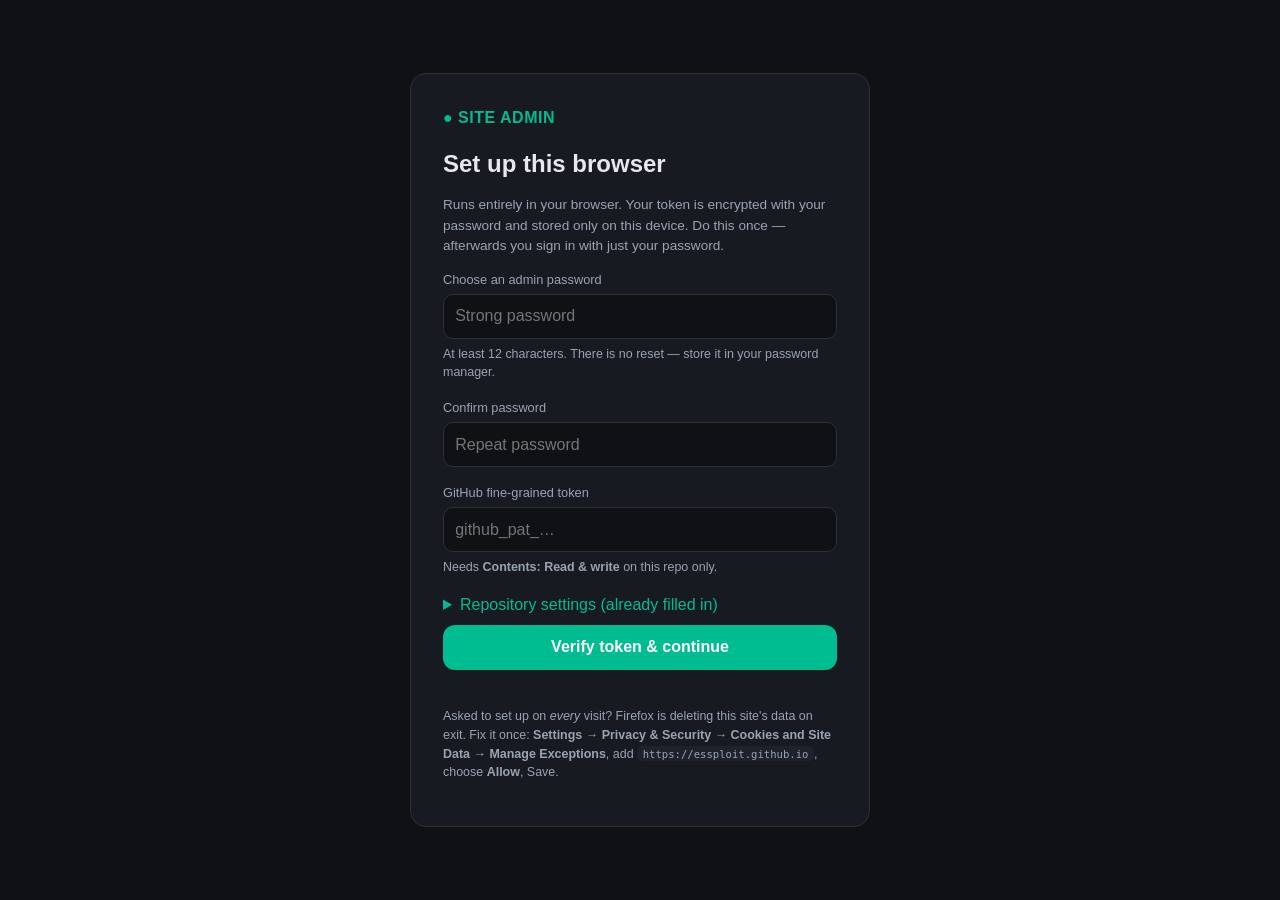
<file: admin/index.html>
<!DOCTYPE html>
<html lang="en">
<head>
  <meta charset="UTF-8">
  <meta name="viewport" content="width=device-width, initial-scale=1.0">
  <meta name="robots" content="noindex, nofollow">
  <!-- Hard lock-down: only our own scripts may run, and the page may only talk
       to GitHub's API. Even if content ever injected a <script>, it cannot run
       and cannot exfiltrate the token. -->
  <meta http-equiv="Content-Security-Policy" content="default-src 'none'; script-src 'self'; style-src 'self' 'unsafe-inline'; img-src 'self' data: https:; connect-src 'self' https://api.github.com; form-action 'none'; base-uri 'none'">
  <title>Site Admin — Content Editor</title>
  <link rel="shortcut icon" href="../assets/img/favicon.svg">
  <style>
    :root {
      --bg: #0f1115; --panel: #171a21; --panel2: #1e222b; --border: #2a2f3a;
      --text: #e6e8ec; --muted: #9aa3b2; --theme: #00BC91; --themeHover: #00a07c;
      --danger: #ef4444; --radius: 12px;
    }
    * { box-sizing: border-box; }
    body { margin: 0; font-family: -apple-system, "Segoe UI", Roboto, Helvetica, Arial, sans-serif;
      background: var(--bg); color: var(--text); line-height: 1.5; }
    a { color: var(--theme); }
    h1,h2,h3 { margin: 0 0 .5rem; font-weight: 600; }
    .muted { color: var(--muted); font-size: .85rem; }
    button { font: inherit; cursor: pointer; border: none; border-radius: var(--radius); }
    .btn { background: var(--theme); color: #fff; padding: .65rem 1.1rem; font-weight: 600; transition: background .2s; }
    .btn:hover { background: var(--themeHover); }
    .btn:disabled { opacity: .55; cursor: default; }
    .btn-ghost { background: var(--panel2); color: var(--text); border: 1px solid var(--border); }
    .btn-ghost:hover { border-color: var(--theme); }
    .btn-danger { background: transparent; color: var(--danger); border: 1px solid var(--danger); }
    .btn-sm { padding: .35rem .7rem; font-size: .8rem; }
    input, textarea, select {
      width: 100%; background: var(--bg); color: var(--text); border: 1px solid var(--border);
      border-radius: 10px; padding: .6rem .7rem; font: inherit; outline: none;
    }
    input:focus, textarea:focus, select:focus { border-color: var(--theme); }
    textarea { min-height: 90px; resize: vertical; }
    label.field { display: block; margin-bottom: 1rem; }
    label.field > .lbl { display: block; font-size: .8rem; color: var(--muted); margin-bottom: .3rem; }

    /* Centered auth cards */
    .center { min-height: 100vh; display: flex; align-items: center; justify-content: center; padding: 1.5rem; }
    .card { background: var(--panel); border: 1px solid var(--border); border-radius: 16px;
      padding: 2rem; width: 100%; max-width: 460px; }
    .card .logo { color: var(--theme); font-weight: 700; letter-spacing: .5px; margin-bottom: 1rem; }
    .err { color: var(--danger); font-size: .85rem; min-height: 1.1rem; margin-top: .25rem; }
    .ok { color: var(--theme); }

    /* App layout */
    #app { display: none; grid-template-columns: 240px 1fr; min-height: 100vh; }
    .sidebar { background: var(--panel); border-right: 1px solid var(--border); padding: 1rem; position: sticky; top: 0; height: 100vh; overflow-y: auto; }
    .sidebar .brand { color: var(--theme); font-weight: 700; padding: .5rem; margin-bottom: 1rem; }
    .nav-item { display: block; width: 100%; text-align: left; background: transparent; color: var(--muted);
      padding: .55rem .7rem; border-radius: 10px; margin-bottom: .15rem; }
    .nav-item:hover { background: var(--panel2); color: var(--text); }
    .nav-item.active { background: var(--panel2); color: var(--theme); font-weight: 600; }
    .main { padding: 0; min-width: 0; }
    .topbar { position: sticky; top: 0; z-index: 5; background: rgba(15,17,21,.85); backdrop-filter: blur(8px);
      border-bottom: 1px solid var(--border); padding: .9rem 1.5rem; display: flex; align-items: center; gap: .75rem; }
    .topbar .spacer { flex: 1; }
    .content { padding: 1.5rem; max-width: 860px; }
    .section-card { background: var(--panel); border: 1px solid var(--border); border-radius: 16px; padding: 1.5rem; margin-bottom: 1.5rem; }
    .list-item { background: var(--panel2); border: 1px solid var(--border); border-radius: 12px; padding: 1rem; margin-bottom: 1rem; position: relative; }
    .list-item .item-head { display: flex; align-items: center; gap: .5rem; margin-bottom: .75rem; }
    .list-item .item-head .ttl { font-weight: 600; font-size: .9rem; flex: 1; }
    .grid2 { display: grid; grid-template-columns: 1fr 1fr; gap: 0 1rem; }
    @media (max-width: 640px){ .grid2 { grid-template-columns: 1fr; } #app { grid-template-columns: 1fr; } .sidebar { position: static; height: auto; } }
    .img-field { display: flex; gap: 1rem; align-items: flex-start; }
    .img-field .preview { width: 90px; height: 90px; flex: 0 0 90px; border: 1px solid var(--border); border-radius: 10px;
      object-fit: cover; background: var(--bg); }
    .img-field .img-controls { flex: 1; }
    .file-field { display: flex; gap: 1rem; align-items: flex-start; }
    .file-current { display: flex; gap: .5rem; align-items: baseline; flex-wrap: wrap; margin-bottom: .45rem; }
    .file-current .file-name { font-weight: 600; word-break: break-all; }
    .file-current a.file-name { color: var(--theme); }
    .file-current .muted { font-size: .78rem; color: var(--muted); }
    .file-current .pending { font-size: .78rem; color: var(--theme); }
    .row { display: flex; gap: .5rem; align-items: center; }
    .switch { display: inline-flex; align-items: center; gap: .5rem; }
    .switch input { width: auto; }
    .toast { position: fixed; bottom: 1.5rem; right: 1.5rem; background: var(--panel); border: 1px solid var(--border);
      border-left: 4px solid var(--theme); padding: .9rem 1.2rem; border-radius: 10px; max-width: 360px;
      opacity: 0; transform: translateY(10px); transition: all .25s; z-index: 50; }
    .toast.show { opacity: 1; transform: translateY(0); }
    .toast.error { border-left-color: var(--danger); }
    .hint { font-size: .78rem; color: var(--muted); margin-top: .35rem; }

    /* Publish status pill */
    .pill { display: none; align-items: center; gap: .45rem; font-size: .8rem; color: var(--muted);
      background: var(--panel2); border: 1px solid var(--border); border-radius: 999px; padding: .3rem .75rem; }
    .pill.on { display: inline-flex; }
    .pill.live { color: var(--theme); border-color: var(--theme); }
    .pill.fail { color: var(--danger); border-color: var(--danger); }
    .dot { width: 8px; height: 8px; border-radius: 50%; background: currentColor; flex: 0 0 8px; }
    .pill.busy .dot { animation: pulse 1s ease-in-out infinite; }
    @keyframes pulse { 0%,100% { opacity: 1 } 50% { opacity: .25 } }
    .dirty-dot { display: none; width: 8px; height: 8px; border-radius: 50%; background: #f59e0b; }
    .dirty-dot.on { display: inline-block; }

    /* Modal */
    .modal-bg { display: none; position: fixed; inset: 0; background: rgba(0,0,0,.6); z-index: 60;
      align-items: center; justify-content: center; padding: 1.5rem; }
    .modal-bg.on { display: flex; }
    .modal { background: var(--panel); border: 1px solid var(--border); border-radius: 16px;
      padding: 1.5rem; width: 100%; max-width: 560px; max-height: 82vh; display: flex; flex-direction: column; }
    .modal .body { overflow-y: auto; margin: .75rem 0 1rem; }
    .modal .actions { display: flex; gap: .5rem; justify-content: flex-end; }
    .change { padding: .5rem .7rem; background: var(--panel2); border: 1px solid var(--border);
      border-radius: 8px; margin-bottom: .4rem; font-size: .85rem; }
    .change .what { color: var(--muted); font-size: .78rem; margin-top: .15rem; word-break: break-word; }
    .ver { display: flex; align-items: center; gap: .75rem; padding: .6rem .7rem; background: var(--panel2);
      border: 1px solid var(--border); border-radius: 8px; margin-bottom: .4rem; }
    .ver .meta { flex: 1; font-size: .85rem; min-width: 0; }
    .ver .meta .when { color: var(--muted); font-size: .78rem; }
    details.help { margin-top: 1rem; }
    details.help summary { cursor: pointer; color: var(--theme); }
    code { background: var(--panel2); padding: .1rem .35rem; border-radius: 5px; font-size: .85em; }
  </style>
</head>
<body>

  <!-- FIRST-TIME SETUP -->
  <div id="setup" class="center" style="display:none">
    <div class="card">
      <div class="logo">● SITE ADMIN</div>
      <h2>Set up this browser</h2>
      <p class="muted">Runs entirely in your browser. Your token is encrypted with your password and stored only on this device. Do this once — afterwards you sign in with just your password.</p>
      <label class="field"><span class="lbl">Choose an admin password</span>
        <input type="password" id="su_pass" autocomplete="new-password" placeholder="Strong password">
        <div class="hint">At least 12 characters. There is no reset — store it in your password manager.</div></label>
      <label class="field"><span class="lbl">Confirm password</span>
        <input type="password" id="su_pass2" autocomplete="new-password" placeholder="Repeat password"></label>
      <label class="field"><span class="lbl">GitHub fine-grained token</span>
        <input type="password" id="su_token" autocomplete="off" placeholder="github_pat_…">
        <div class="hint">Needs <strong>Contents: Read &amp; write</strong> on this repo only.</div>
      </label>
      <details class="help">
        <summary>Repository settings (already filled in)</summary>
        <div class="grid2" style="margin-top:.75rem">
          <label class="field"><span class="lbl">GitHub username / org</span>
            <input type="text" id="su_owner" value="Essploit"></label>
          <label class="field"><span class="lbl">Repository name</span>
            <input type="text" id="su_repo" value="personal-resume"></label>
        </div>
        <label class="field"><span class="lbl">Branch</span>
          <input type="text" id="su_branch" value="main"></label>
      </details>
      <button class="btn" id="su_btn" style="width:100%; margin-top:.5rem">Verify token &amp; continue</button>
      <div class="err" id="su_err"></div>
      <p class="hint" style="margin-top:1rem">Asked to set up on <em>every</em> visit? Firefox is deleting this site's data on exit. Fix it once: <strong>Settings → Privacy &amp; Security → Cookies and Site Data → Manage Exceptions</strong>, add <code>https://essploit.github.io</code>, choose <strong>Allow</strong>, Save.</p>
    </div>
  </div>

  <!-- LOGIN -->
  <div id="login" class="center" style="display:none">
    <div class="card">
      <div class="logo">● SITE ADMIN</div>
      <h2>Sign in</h2>
      <p class="muted">Enter your admin password to unlock the editor.</p>
      <label class="field"><span class="lbl">Password</span>
        <input type="password" id="li_pass" autocomplete="current-password" placeholder="Admin password"></label>
      <button class="btn" id="li_btn" style="width:100%">Unlock</button>
      <div class="err" id="li_err"></div>
    </div>
  </div>

  <!-- EDITOR APP -->
  <div id="app">
    <aside class="sidebar">
      <div class="brand">● SITE ADMIN</div>
      <nav id="nav"></nav>
      <div style="margin-top:1rem">
        <div class="hint" id="repoInfo" style="margin-bottom:.5rem"></div>
        <button class="btn-ghost btn-sm" id="history" style="width:100%">Version history</button>
        <button class="btn-ghost btn-sm" id="logout" style="width:100%; margin-top:.5rem">Lock now</button>
        <button class="btn-danger btn-sm" id="reset" style="width:100%; margin-top:.5rem">Reset / change token</button>
      </div>
    </aside>
    <div class="main">
      <div class="topbar">
        <strong id="sectionTitle">Editing</strong>
        <span class="dirty-dot" id="dirtyDot" title="Unpublished changes"></span>
        <span class="spacer"></span>
        <span class="pill" id="pill"><span class="dot"></span><span id="pillText"></span></span>
        <a class="btn-ghost btn-sm" href="../index.html" target="_blank" rel="noopener" style="text-decoration:none">View site ↗</a>
        <button class="btn" id="save">Review &amp; publish</button>
      </div>
      <div class="content" id="formRoot"></div>
    </div>
  </div>

  <!-- REVIEW CHANGES BEFORE PUBLISH -->
  <div class="modal-bg" id="reviewModal">
    <div class="modal">
      <h2>Review changes</h2>
      <p class="muted" id="reviewSummary"></p>
      <div class="body" id="reviewBody"></div>
      <div class="actions">
        <button class="btn-ghost btn-sm" id="reviewCancel">Cancel</button>
        <button class="btn" id="reviewGo">Publish to live site</button>
      </div>
    </div>
  </div>

  <!-- VERSION HISTORY -->
  <div class="modal-bg" id="histModal">
    <div class="modal">
      <h2>Version history</h2>
      <p class="muted">Load an earlier version of your content into the editor. Nothing goes live until you publish it.</p>
      <div class="body" id="histBody"></div>
      <div class="actions"><button class="btn-ghost btn-sm" id="histClose">Close</button></div>
    </div>
  </div>

  <div class="toast" id="toast"></div>

  <script src="admin.js"></script>
</body>
</html>
</file>
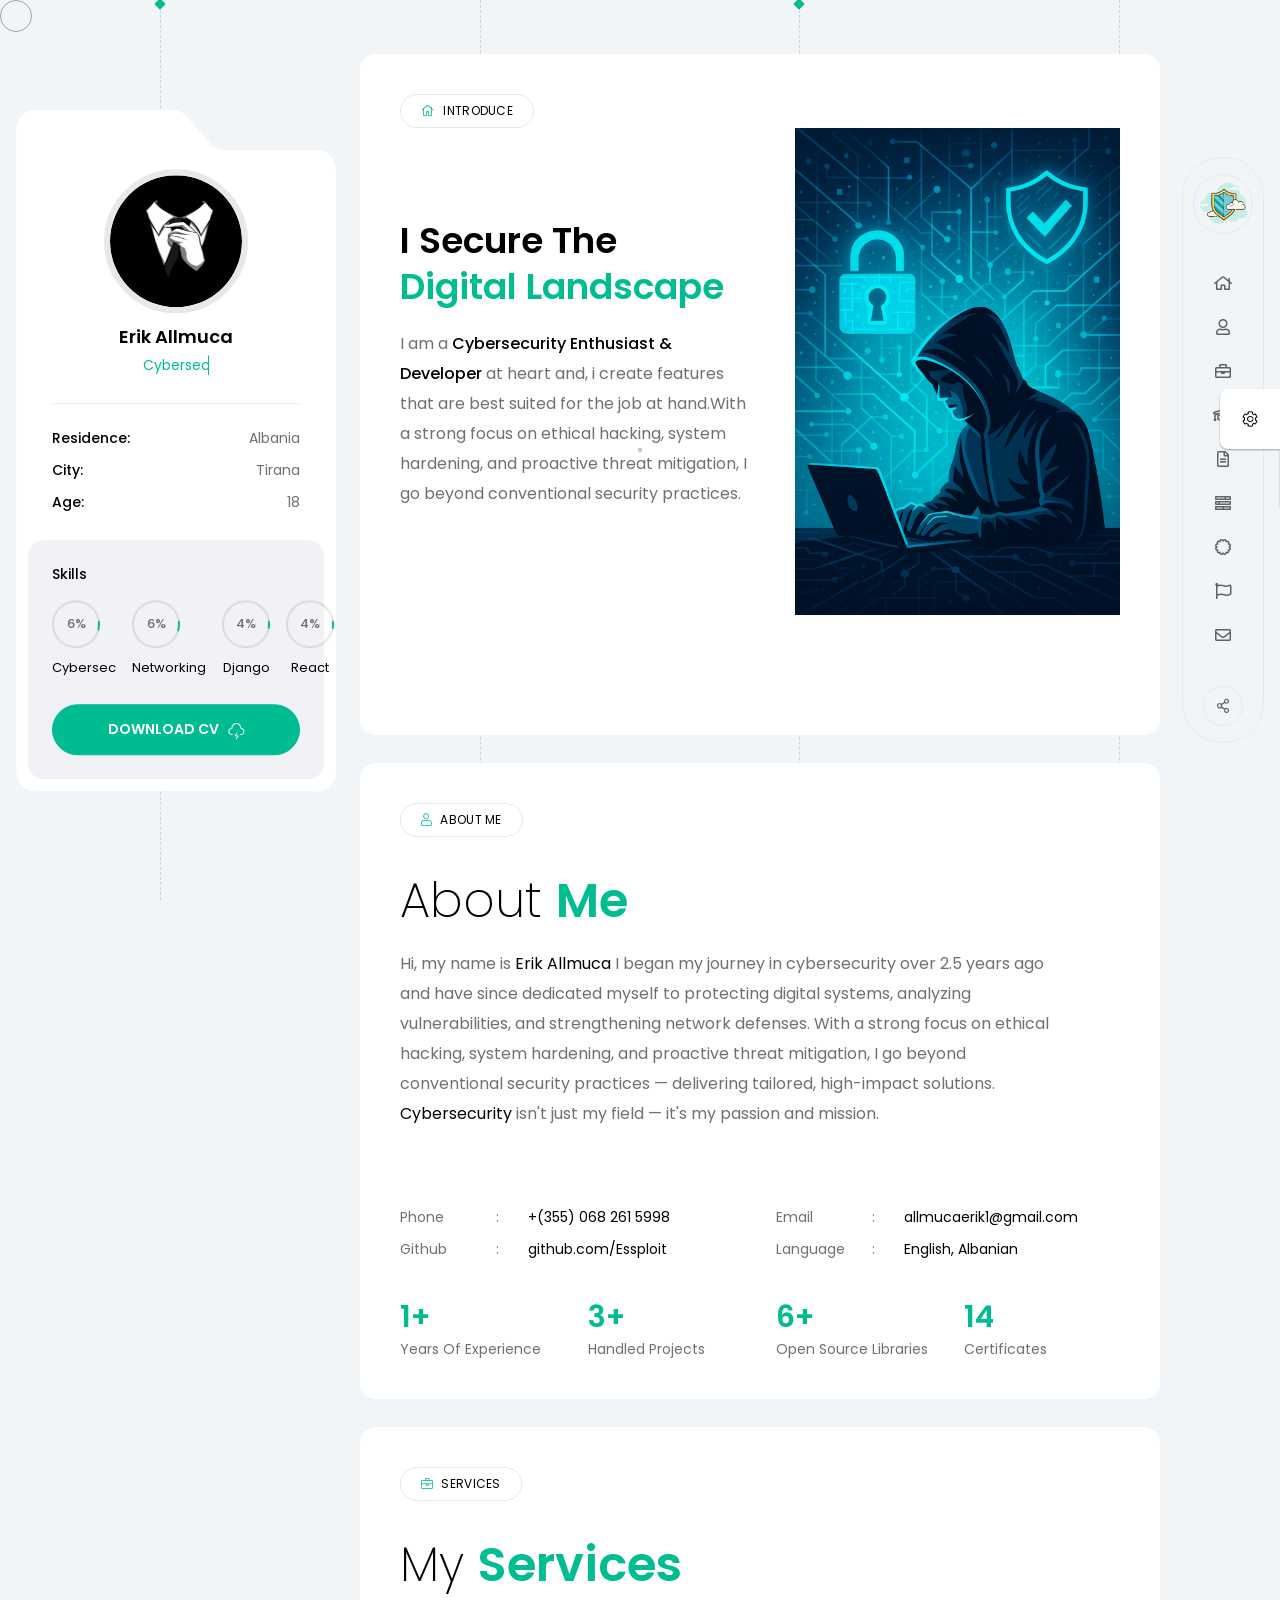
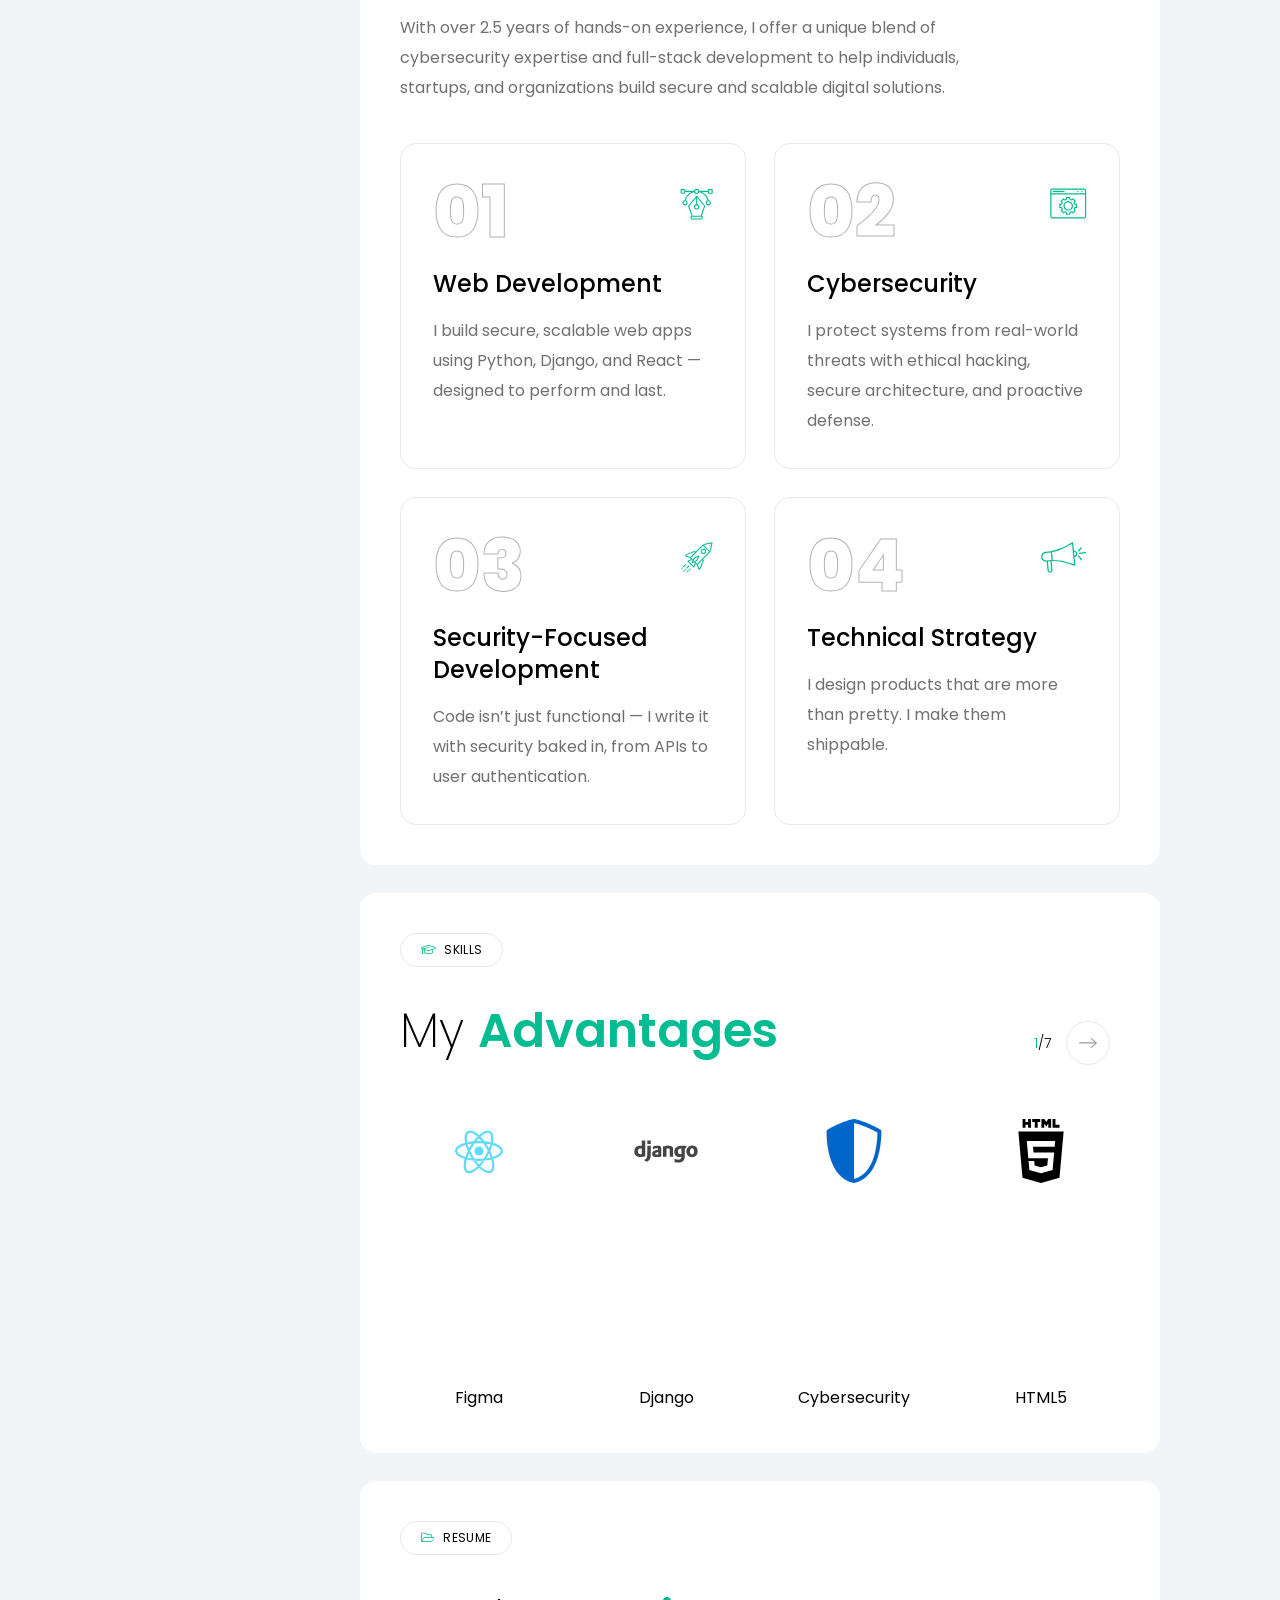
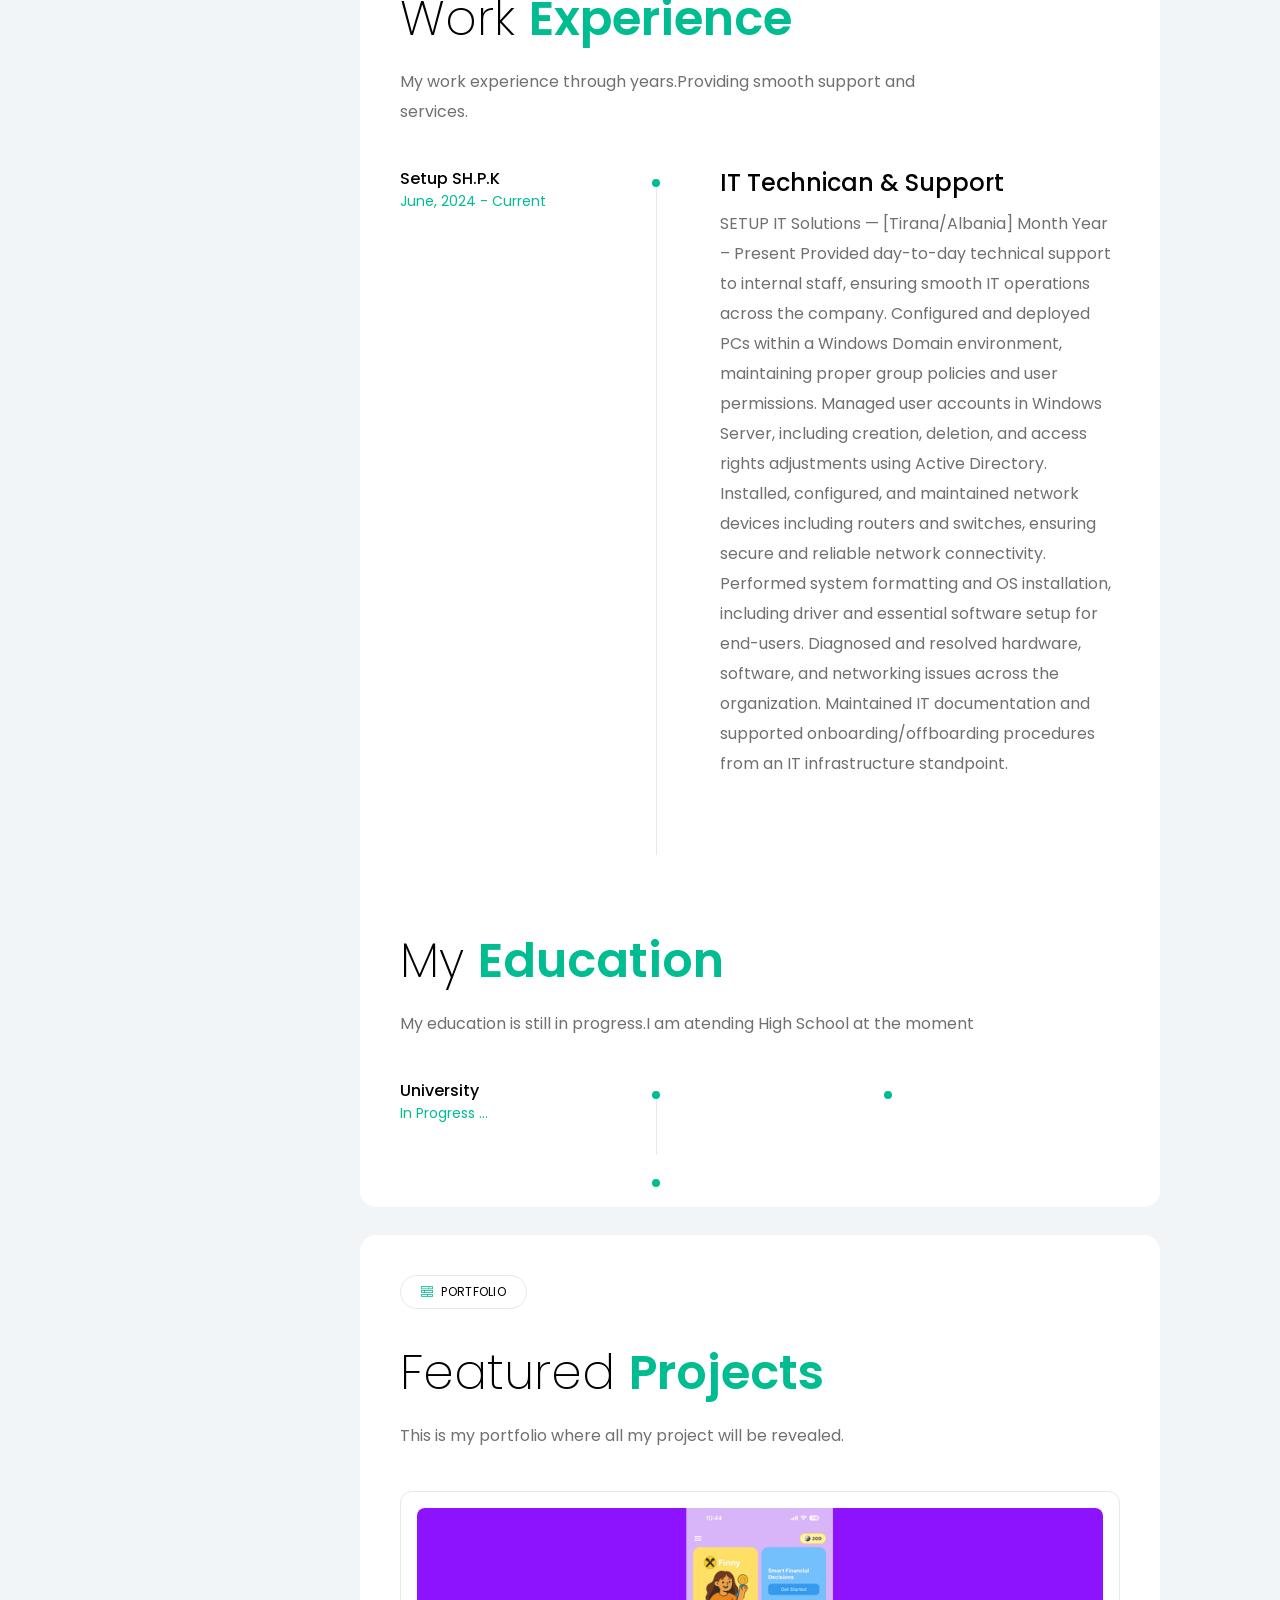
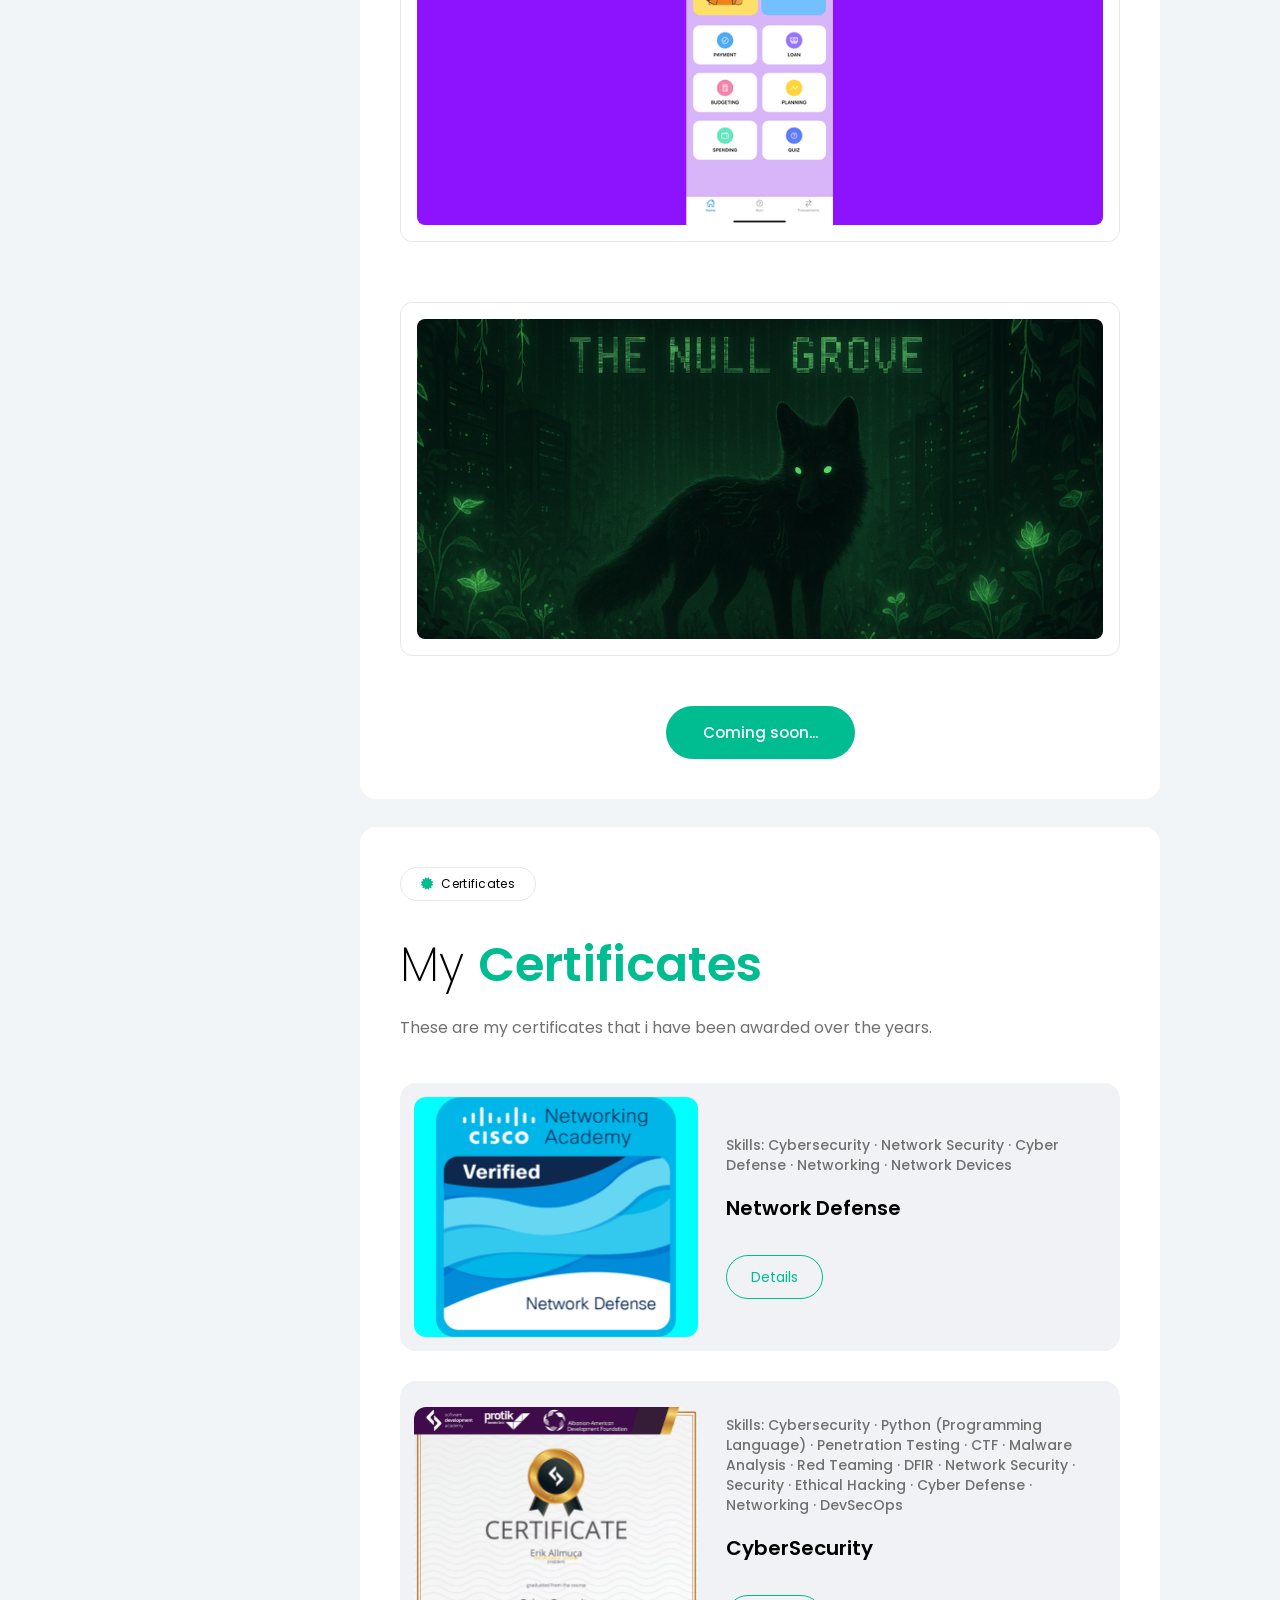
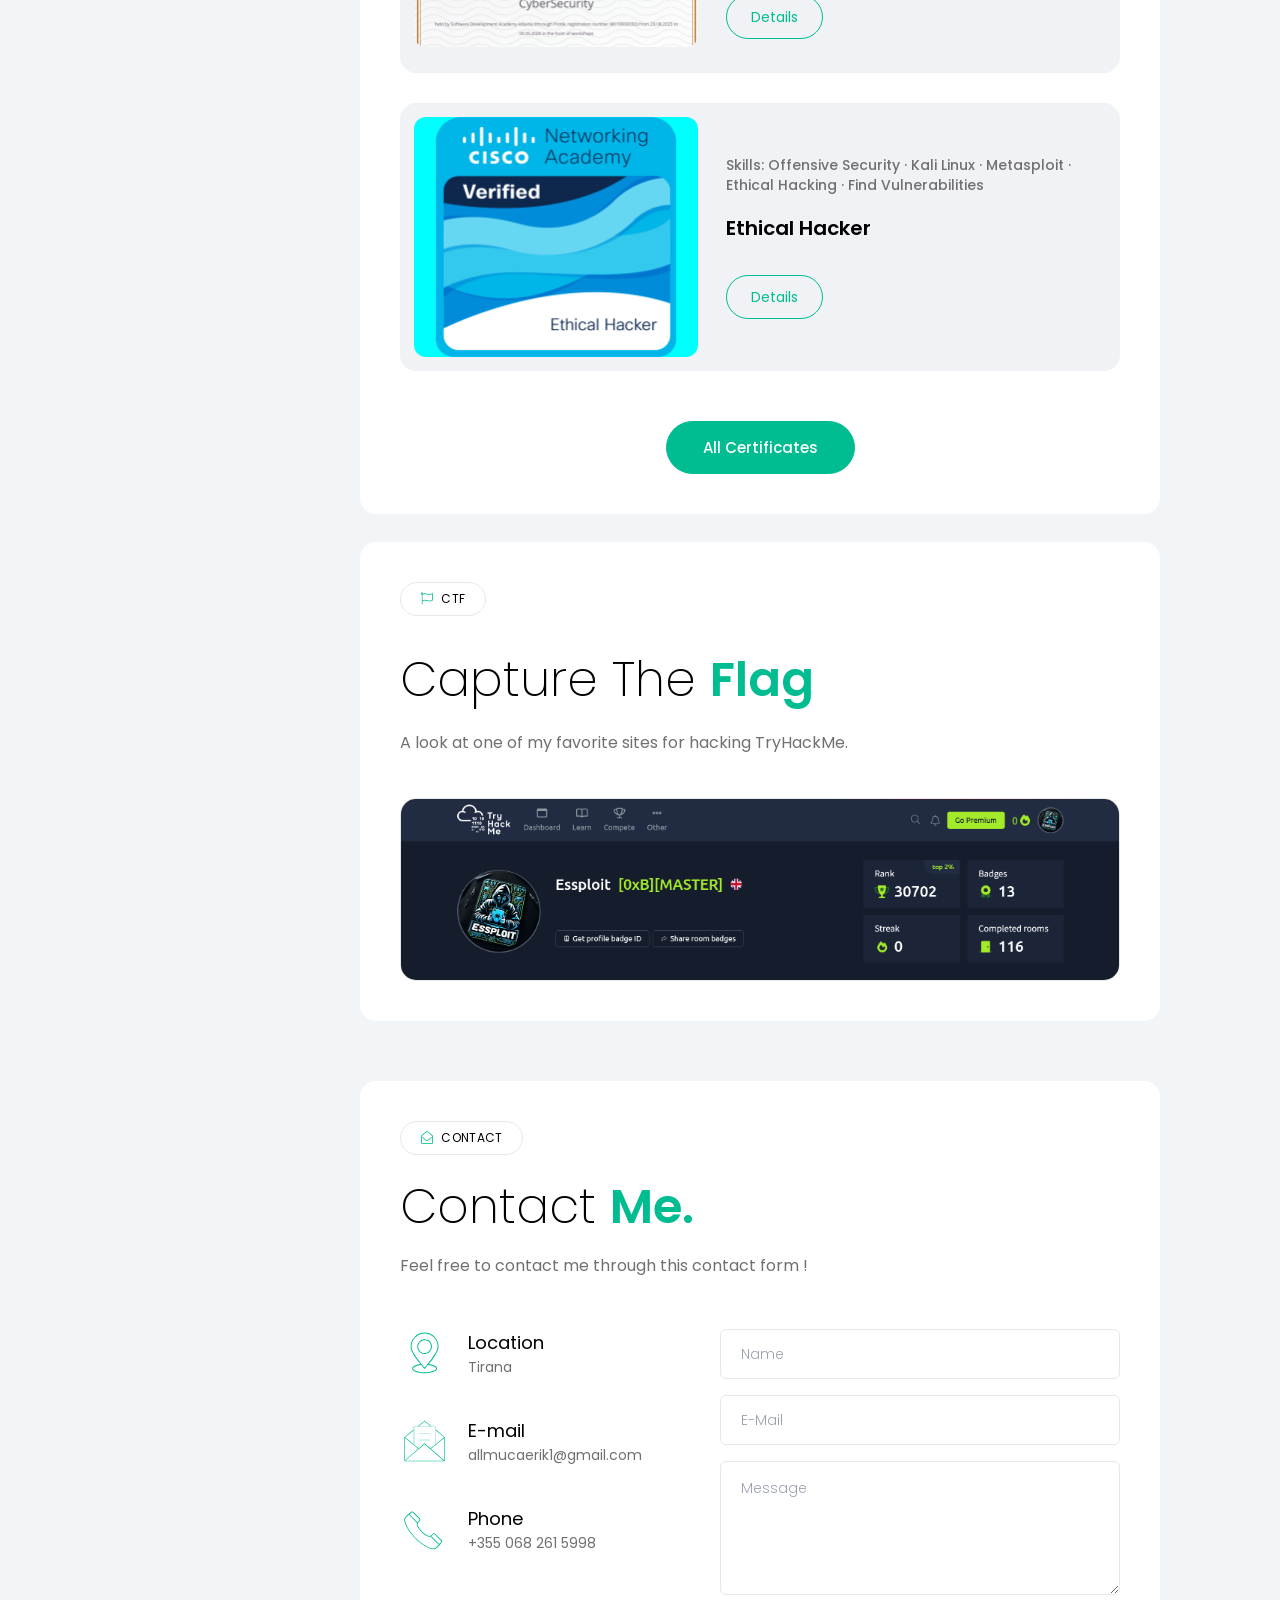
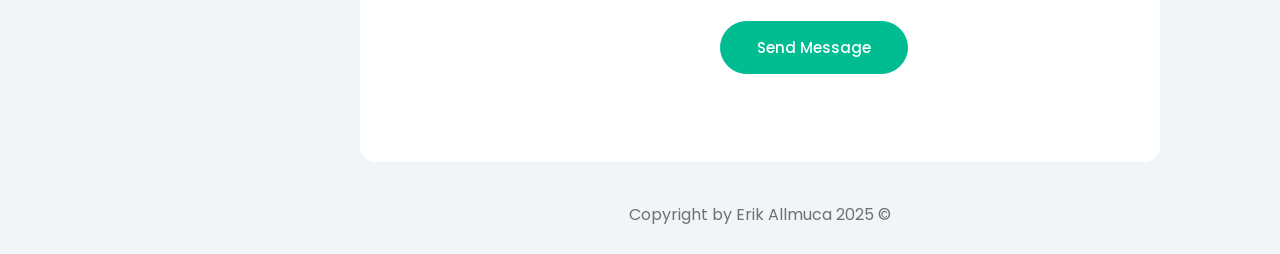
<file: personal-resume/index.html>
<!DOCTYPE html>
<html lang="en" class="">

<head>
    <!-- Basic Page Needs
    ================================================== -->
    <meta charset="UTF-8">
    <meta http-equiv="X-UA-Compatible" content="IE=edge">

    <!-- Specific Meta
    ================================================== -->
    <meta name="viewport" 
        content="width=device-width, initial-scale=1.0, shrink-to-fit=no">
    <meta name="keyword"
        content="resume, cv, portfolio, vcard, responsive, retina, jquery, css3, tailwindcss, material CV, creative, designer, developer, online cv, online resume, powerful portfolio, professional, landing page">
    <meta name="description" 
        content="Minfo vCard/Resume TailwindCSS HTML Template">
    <meta name="author" 
        content="Themearray">

    <!-- Site Title
    ================================================== -->
    <title>Personal Portofolio</title>

    <!-- Site Favicon
    ================================================== -->
    <link rel="shortcut icon" href="assets/img/favicon.svg" sizes="any">

    <!-- Google Fonts
    ================================================== -->
    <link rel="preconnect" href="https://fonts.googleapis.com">
    <link rel="preconnect" href="https://fonts.gstatic.com" crossorigin>
    <link href="https://fonts.googleapis.com/css2?family=Poppins:wght@200;300;400;500;600;700&display=swap" rel="stylesheet">

    <!-- All CSS Here
    ================================================== -->
    <link rel="stylesheet" href="assets/css/fontAwesome5Pro.css">
    <link rel="stylesheet" href="assets/css/cdheadline.css">
    <link rel="stylesheet" href="assets/css/swiper-bundle.min.css">
    <link rel="stylesheet" href="assets/css/style.min.css">

</head>

<body class="relative custom_cursor">
    <!-- Custom Cursor Start -->
    <div
        class="custom_cursor_one fixed top-0 left-0 w-8 h-8 border border-gray-400 rounded-full pointer-events-none">
    </div>
    <div
        class="custom_cursor_two w-1 h-1 rounded-full border border-gray-400 bg-metborder-gray-400 fixed pointer-events-none left-1/2 top-1/2 -translate-x-1/2 -translate-y-1/2">
    </div>
    <!-- Custom Cursor End -->


    <!-- App Preloader Start -->
    <div id="preloader">
        <div class="loader_line"></div>
        <div
            class="absolute w-20 h-20 transition-all delay-300 -translate-x-1/2 -translate-y-1/2 rounded-full logo top-1/2 left-1/2 bg-nightBlack border-greyBlack flex-center">
            <img src="assets/img/site-logo.svg" alt="Minfo">
        </div>
    </div>
    <!-- App Preloader End -->


    <!-- App Start -->
    <div class="relative pt-10 minfo__app max-xl:pt-20">
        <div
            class="menu-overlay fixed top-0 left-0 w-full h-full bg-black/60 transition-all duration-200 z-999 opacity-0 invisible [&.is-menu-open]:visible [&.is-menu-open]:opacity-100">
        </div>
        <div class="max-lg:px-4">

            <!-- Mobile Menu Bar Start -->
            <div
                class="fixed top-0 left-0 right-0 z-50 flex items-center justify-between p-2 px-3 bg-white/10 mobile-menu-bar sm:px-6 backdrop-blur-md xl:hidden">
                <div class="text-lg font-medium name">
                    <a href="index.html" class="flex items-center gap-2 text-black dark:text-white">
                        <img src="assets/img/site-logo.svg" alt="Erik Allmuca">
                        <span>Personal Resume</span>
                    </a>
                </div>
                <!-- Mobile Hamburger Menu Start -->
                <button
                    class="w-12 h-12 border rounded-full hamburger menu_toggle bg-white dark:bg-nightBlack border-platinum dark:border-greyBlack flex-center"
                    type="button"
                    aria-label="Open Mobile Menu">
                    <svg viewBox="0 0 20 12" class="w-6"
                        xmlns="http://www.w3.org/2000/svg">
                        <path fill-rule="evenodd" clip-rule="evenodd"
                            d="M5.33333 11.3333C5.33333 11.1565 5.40357 10.987 5.5286 10.8619C5.65362 10.7369 5.82319 10.6667 6 10.6667H19.3333C19.5101 10.6667 19.6797 10.7369 19.8047 10.8619C19.9298 10.987 20 11.1565 20 11.3333C20 11.5101 19.9298 11.6797 19.8047 11.8047C19.6797 11.9298 19.5101 12 19.3333 12H6C5.82319 12 5.65362 11.9298 5.5286 11.8047C5.40357 11.6797 5.33333 11.5101 5.33333 11.3333ZM2.66667 6C2.66667 5.82319 2.7369 5.65362 2.86193 5.5286C2.98695 5.40357 3.15652 5.33333 3.33333 5.33333H16.6667C16.8435 5.33333 17.013 5.40357 17.1381 5.5286C17.2631 5.65362 17.3333 5.82319 17.3333 6C17.3333 6.17681 17.2631 6.34638 17.1381 6.4714C17.013 6.59643 16.8435 6.66667 16.6667 6.66667H3.33333C3.15652 6.66667 2.98695 6.59643 2.86193 6.4714C2.7369 6.34638 2.66667 6.17681 2.66667 6ZM0 0.666667C0 0.489856 0.0702379 0.320287 0.195262 0.195262C0.320286 0.070238 0.489856 0 0.666667 0H14C14.1768 0 14.3464 0.070238 14.4714 0.195262C14.5964 0.320287 14.6667 0.489856 14.6667 0.666667C14.6667 0.843478 14.5964 1.01305 14.4714 1.13807C14.3464 1.2631 14.1768 1.33333 14 1.33333H0.666667C0.489856 1.33333 0.320286 1.2631 0.195262 1.13807C0.0702379 1.01305 0 0.843478 0 0.666667Z"
                            class="fill-theme dark:fill-white" />
                    </svg>
                </button>
                <!-- Mobile Hamburger Menu End -->
            </div>
            <!-- Mobile Menu Bar End -->


            <!-- Mobile Menu Sidebar Start -->
            <div
                class="mobile-menu fixed top-0 -right-full w-full max-w-mobilemenu bg-flashWhite dark:bg-nightBlack z-999 h-full xl:hidden transition-all duration-300 [&.is-menu-open]:right-0 py-12 px-8 overflow-y-scroll">
                <button
                    class="absolute flex items-center justify-center w-9 h-9 text-sm text-white rounded-full close-menu top-4 right-4 bg-greyBlack" aria-label="Close Menu">
                    <i class="fal fa-times"></i>
                </button>
                <div class="mb-6 text-lg font-medium text-black dark:text-white menu-title">
                    Menu
                </div>
                <ul class="space-y-5 font-normal main-menu">
                    <li data-scroll-nav="0" class="relative group active">
                        <a href="#home" class="flex items-center space-x-2 group">
                            <span class="w-5 text-black dark:text-white group-[&.active]:text-theme">
                                <i class="fal fa-home"></i>
                            </span>
                            <span class="group-[&.active]:text-theme dark:group-[&.active]:text-white group-hover:text-theme transition-colors">
                                Home
                            </span>
                        </a>
                    </li>
                    <li data-scroll-nav="1" class="relative group">
                        <a href="#about" class="flex items-center space-x-2 group">
                            <span class="w-5 text-black dark:text-white group-[&.active]:text-theme">
                                <i class="fal fa-user"></i>
                            </span>
                            <span class="group-[&.active]:text-theme dark:group-[&.active]:text-white group-hover:text-theme transition-colors">
                                About
                            </span>
                        </a>
                    </li>
                    <li data-scroll-nav="2" class="relative group">
                        <a href="#" class="flex items-center space-x-2 group">
                            <span class="w-5 text-black dark:text-white group-[&.active]:text-theme">
                                <i class="fal fa-briefcase"></i>
                            </span>
                            <span class="group-[&.active]:text-theme dark:group-[&.active]:text-white group-hover:text-theme transition-colors">
                                Service
                            </span>
                        </a>
                    </li>
                    <li data-scroll-nav="3" class="relative group">
                        <a href="#skill" class="flex items-center space-x-2 group">
                            <span class="w-5 text-black dark:text-white group-[&.active]:text-theme">
                                <i class="fal fa-graduation-cap"></i>
                            </span>
                            <span class="group-[&.active]:text-theme dark:group-[&.active]:text-white group-hover:text-theme transition-colors">
                                Skills
                            </span>
                        </a>
                    </li>
                    <li data-scroll-nav="4" class="relative group">
                        <a href="#resume" class="flex items-center space-x-2 group">
                            <span class="w-5 text-black dark:text-white group-[&.active]:text-theme">
                                <i class="fal fa-file-alt"></i>
                            </span>
                            <span class="group-[&.active]:text-theme dark:group-[&.active]:text-white group-hover:text-theme transition-colors">
                                Resume
                            </span>
                        </a>
                    </li>
                    <li data-scroll-nav="5" class="relative group">
                        <a href="#portfolio" class="flex items-center space-x-2 group">
                            <span class="w-5 text-black dark:text-white group-[&.active]:text-theme">
                                <i class="fal fa-tasks-alt"></i>
                            </span>
                            <span class="group-[&.active]:text-theme dark:group-[&.active]:text-white group-hover:text-theme transition-colors">
                                Portofolio
                            </span>
                        </a>
                    </li>
                    <li data-scroll-nav="6" class="relative group">
                        <a href="#certificates" class="flex items-center space-x-2 group">
                            <span class="w-5 text-black dark:text-white group-[&.active]:text-theme">
                            <i class="fa fa-certificate"></i></span>
                            <span class="group-[&.active]:text-theme dark:group-[&.active]:text-white group-hover:text-theme transition-colors">
                                Certificates
                            </span>
                        </a>
                    </li>
                    <li data-scroll-nav="7" class="relative group">
                        <a href="#ctf" class="flex items-center space-x-2 group">
                            <span class="w-5 text-black dark:text-white group-[&.active]:text-theme">
                                <i class="fal fa-flag"></i>
                            </span>
                            <span class="group-[&.active]:text-theme dark:group-[&.active]:text-white group-hover:text-theme transition-colors">
                                CTF
                            </span>
                        </a>
                    </li>
                    <li data-scroll-nav="8" class="relative group">
                        <a href="#contact" class="flex items-center space-x-2 group">
                            <span class="w-5 text-black dark:text-white group-[&.active]:text-theme">
                                <i class="fal fa-envelope"></i>
                            </span>
                            <span class="group-[&.active]:text-theme dark:group-[&.active]:text-white group-hover:text-theme transition-colors">
                                Contact
                            </span>
                        </a>
                    </li>
                </ul>
                <br><br>
                <div class="mb-4 font-medium text-black dark:text-white menu-title text-md">
                    Get in Touch
                </div>
                <!-- Social Share Icon Start  -->
                <div class="flex items-center space-x-4 social-icons *:flex">
                    <a href="https://www.linkedin.com/in/erik-allmuça-2b0580261/" title="Share with Linkedin">
                        <i class="fab fa-linkedin-in"></i>
                    </a>
                    <a href="https://github.com/Essploit" title="Share with Github">
                        <i class="fab fa-github"></i>
                    </a>
                </div>
                <!-- Social Share Icon End  -->
            </div>
            <!-- Mobile Menu Sidebar End -->


            <!-- Sidebar Profile Start -->
            <div
                class="w-full mx-auto minfo__sidebar__wrapper xl:fixed xl:top-1/2 xl:left-4 2xl:left-14 xl:-translate-y-1/2 md:max-w-sidebar xl:max-2xl:max-w-xs z-999">

                <div class="p-3 max-xl:mb-3 overflow-hidden minfo__sidebar bg-white dark:bg-nightBlack rounded-2xl">
                    <div class="mx-4 mt-12 text-center user-info lg:mx-6">
                        <a href="index.html"
                            class="w-36 h-36 mb-2.5 block mx-auto border-6 border-platinum dark:border-[#2f2f2f] overflow-hidden rounded-full *:w-full *:h-full *:rounded-full">
                            <img 
                                src="assets/img/user-sidebar.png" 
                                class="hidden dark:block "
                                alt="Erik Allmuca"> <!--Image for Dark Version -->
                            <img 
                                src="assets/img/user-sidebar.png" 
                                class="dark:hidden"
                                alt="Erik Allmuca"> <!--Image for Light Version -->
                        </a>
                        <h6 class="mb-1 text-lg font-semibold text-black dark:text-white name">Erik Allmuca</h6>
                        <div class="leading-none cd-headline clip is-full-width">
                            <h6 class="text-sm cd-words-wrapper designation text-theme after:!bg-theme *:font-normal">
                                <b class="is-visible">Cybersecurity</b>
                                <b>Full stack Developer</b>
                                <b>Networking</b>
                            </h6>
                        </div>
                    </div>
                    <div class="pt-6 mx-4 border-t lg:mx-6 user-meta-info md:mx-7 my-7 border-platinum dark:border-metalBlack">
                        <ul class="space-y-3 *:flex *:text-sm">
                            <li>
                                <span class="flex-1 font-medium text-black dark:text-white">Residence:</span>
                                <span>Albania</span>
                            </li>
                            <li>
                                <span class="flex-1 font-medium text-black dark:text-white">City:</span>
                                <span>Tirana</span>
                            </li>
                            <li>
                                <span class="flex-1 font-medium text-black dark:text-white">Age:</span>
                                <span>18</span>
                            </li>
                        </ul>
                    </div>


                    <div class="px-4 py-5 lg:py-6 lg:px-6 rounded-2xl md:px-8 bg-flashWhite dark:bg-metalBlack">
                        <div class="text-sm font-medium text-black dark:text-white">Skills</div>
                        <div class="flex items-center justify-between my-4 space-x-4 skills_circle *:space-y-2 *:text-center">
                            <div class="progressCircle">
                                <div class="relative w-12 h-12 circle" data-percent="60 " data-circlefill="#00BC91" data-circleempty="#777777">
                                    <div class="absolute inset-0 text-[13px] font-medium label flex-center">60%</div>
                                </div>
                                <p class="text-[13px] font-normal dark:font-light text-black dark:text-white/90">Cybersec</p>
                            </div>
                            <div class="progressCircle">
                                <div class="relative w-12 h-12 circle" data-percent="70" data-circlefill="#00BC91" data-circleempty="#777777">
                                    <div class="absolute inset-0 text-[13px] font-medium label flex-center">70%</div>
                                </div>
                                <p class="text-[13px] font-normal dark:font-light text-black dark:text-white/90">Networking</p>
                            </div>
                            <div class="progressCircle">
                                <div class="relative w-12 h-12 circle" data-percent="50" data-circlefill="#00BC91" data-circleempty="#777777">
                                    <div class="absolute inset-0 text-[13px] font-medium label flex-center">50%</div>
                                </div>
                                <p class="text-[13px] font-normal dark:font-light text-black dark:text-white/90">Django</p>
                            </div>
                            <div class="progressCircle">
                                <div class="relative w-12 h-12 circle" data-percent="50" data-circlefill="#00BC91" data-circleempty="#777777">
                                    <div class="absolute inset-0 text-[13px] font-medium label flex-center">50%</div>
                                </div>
                                <p class="text-[13px] font-normal dark:font-light text-black dark:text-white/90">React</p>
                            </div>
                        </div>
                        <div class="mt-6">
                            <a href="mycv.pdf" download target="_blank"
                                class="text-center text-sm border border-theme bg-theme flex items-center justify-center gap-2 text-white rounded-4xl py-3.5 transition duration-300 text-[15px] font-semibold hover:bg-themeHover hover:border-themeHover">
                                DOWNLOAD CV
                                <span class="animate-bounce">
                                    <svg width="18" height="18" viewBox="0 0 15 16" fill="none"
                                        xmlns="http://www.w3.org/2000/svg">
                                        <path
                                            d="M12.0724 4.92378C12.0726 4.91034 12.0726 4.89691 12.0726 4.88368C12.0726 2.53968 10.1657 0.632812 7.82171 0.632812C5.47771 0.632812 3.57084 2.53968 3.57084 4.88368C3.57084 4.89691 3.57084 4.91055 3.57104 4.92378C1.95417 5.0992 0.691406 6.47267 0.691406 8.13554C0.691406 9.91704 2.14059 11.3662 3.92209 11.3662H4.33138C4.55606 11.3662 4.7384 11.1839 4.7384 10.9592C4.7384 10.7345 4.55606 10.5522 4.33138 10.5522H3.92209C2.58952 10.5522 1.50544 9.46811 1.50544 8.13554C1.50544 6.80297 2.58952 5.71888 3.92209 5.71888H4.00309C4.11868 5.71888 4.22898 5.66963 4.30611 5.58355C4.38345 5.49726 4.42028 5.38248 4.40766 5.2673C4.3924 5.12769 4.38487 5.00233 4.38487 4.88348C4.38487 2.98842 5.92665 1.44664 7.82171 1.44664C9.71678 1.44664 11.2586 2.98842 11.2586 4.88348C11.2586 5.00233 11.251 5.12769 11.2358 5.2673C11.2231 5.38228 11.26 5.49726 11.3373 5.58355C11.4144 5.66963 11.5247 5.71888 11.6403 5.71888H11.7217C13.0541 5.71888 14.138 6.80297 14.138 8.13554C14.138 9.46811 13.0541 10.5522 11.7217 10.5522H11.288C11.0634 10.5522 10.881 10.7345 10.881 10.9592C10.881 11.1839 11.0634 11.3662 11.288 11.3662H11.7217C13.5028 11.3662 14.952 9.91704 14.952 8.13554C14.952 6.47247 13.6892 5.099 12.0724 4.92378Z"
                                            fill="white" />
                                        <path
                                            d="M6.26314 11.942C6.0877 12.1876 6.26327 12.5288 6.5651 12.5288H8.81272L7.3764 14.5396C7.25728 14.7064 7.29591 14.9382 7.46268 15.0573C7.62945 15.1764 7.86122 15.1378 7.98034 14.971L9.83579 12.3734C10.0112 12.1278 9.83566 11.7866 9.53382 11.7866H7.2862L8.72252 9.77578C8.84164 9.609 8.80302 9.37724 8.63624 9.25811C8.46947 9.13899 8.23771 9.17762 8.11858 9.34439L6.26314 11.942Z"
                                            fill="white" />
                                    </svg>
                                </span>
                            </a>
                        </div>
                    </div>

                    <svg class="absolute w-0 h-0">
                        <clipPath id="my-clip-path" clipPathUnits="objectBoundingBox" stroke="white" stroke-width="2">
                            <path
                                d="M0.001,0.031 C0.001,0.014,0.026,0.001,0.055,0.001 H0.492 C0.506,0.001,0.52,0.004,0.53,0.009 L0.61,0.052 C0.62,0.057,0.634,0.06,0.649,0.06 H0.947 C0.977,0.06,1,0.074,1,0.091 V0.971 C1,0.987,0.977,1,0.947,1 H0.055 C0.026,1,0.001,0.987,0.001,0.971 V0.031">
                            </path>
                        </clipPath>
                    </svg>
                </div>

            </div>
            <!-- Sidebar Profile End -->


            <!-- Nav/Navigation Start -->
            <div class="minfo__nav__wrapper bg-snowWhite dark:bg-power__black max-xl:hidden fixed top-1/2 -translate-y-1/2 right-4 2xl:right-14 z-999 flex items-center flex-col gap-4 border border-platinum dark:border-metalBlack rounded-4xl px-2.5 py-4">

                <!-- Site Logo Start -->
                <div class="flex border rounded-full logo w-15 h-15 border-platinum dark:border-metalBlack flex-center hover:bg-white dark:hover:bg-metalBlack">
                    <a href="index.html">
                        <img src="assets/img/site-logo.svg" alt="Minfo">
                    </a>
                </div>
                <!-- Site Logo Start -->


                <!-- Main Menu/Navigation Start -->
                <div class="my-4 menu">
                    <ul class="space-y-2 text-center *:relative">
                        <li data-scroll-nav="0" class="group active">
                            <a href="#home"
                                class="w-9 h-9 rounded-full flex-center group-[&.active]:bg-white dark:group-[&.active]:bg-metalBlack group-hover:bg-white dark:group-hover:bg-metalBlack transition-all duration-300 before:content-[attr(data-title)] before:absolute before:right-10 before:bg-white dark:before:bg-metalBlack before:text-sm text-theme dark:before:text-white before:px-4 before:py-2 before:rounded-md before:font-normal dark:before:font-light before:opacity-0 before:transition-all before:duration-200 group-hover:before:opacity-100 after:content-[''] after:absolute after:w-0 after:h-0 after:right-8 after:border-solid after:border-t-4 after:border-r-0 after:border-b-4 after:border-l-8 after:border-t-transparent after:border-r-transparent after:border-b-transparent after:border-l-white dark:after:border-l-metalBlack after:opacity-0 after:transition-all after:duration-200 group-hover:after:opacity-100"
                                data-title="Home">
                                <span class="text-black dark:text-white group-hover:text-theme group-[&.active]:text-theme">
                                    <i class="fal fa-home"></i>
                                </span>
                            </a>
                        </li>
                        <li data-scroll-nav="1" class="group">
                            <a href="#about"
                                class="w-9 h-9 rounded-full flex-center group-[&.active]:bg-white dark:group-[&.active]:bg-metalBlack group-hover:bg-white dark:group-hover:bg-metalBlack transition-all duration-300 before:content-[attr(data-title)] before:absolute before:right-10 before:bg-white dark:before:bg-metalBlack before:text-sm text-theme dark:before:text-white before:px-4 before:py-2 before:rounded-md before:font-normal dark:before:font-light before:opacity-0 before:transition-all before:duration-200 group-hover:before:opacity-100 after:content-[''] after:absolute after:w-0 after:h-0 after:right-8 after:border-solid after:border-t-4 after:border-r-0 after:border-b-4 after:border-l-8 after:border-t-transparent after:border-r-transparent after:border-b-transparent after:border-l-white dark:after:border-l-metalBlack after:opacity-0 after:transition-all after:duration-200 group-hover:after:opacity-100"
                                data-title="About">
                                <span class="text-black dark:text-white group-hover:text-theme group-[&.active]:text-theme">
                                    <i class="fal fa-user"></i>
                                </span>
                            </a>
                        </li>
                        <li data-scroll-nav="2" class="group">
                            <a href="#service"
                                class="w-9 h-9 rounded-full flex-center group-[&.active]:bg-white dark:group-[&.active]:bg-metalBlack group-hover:bg-white dark:group-hover:bg-metalBlack transition-all duration-300 before:content-[attr(data-title)] before:absolute before:right-10 before:bg-white dark:before:bg-metalBlack before:text-sm text-theme dark:before:text-white before:px-4 before:py-2 before:rounded-md before:font-normal dark:before:font-light before:opacity-0 before:transition-all before:duration-200 group-hover:before:opacity-100 after:content-[''] after:absolute after:w-0 after:h-0 after:right-8 after:border-solid after:border-t-4 after:border-r-0 after:border-b-4 after:border-l-8 after:border-t-transparent after:border-r-transparent after:border-b-transparent after:border-l-white dark:after:border-l-metalBlack after:opacity-0 after:transition-all after:duration-200 group-hover:after:opacity-100"
                                data-title="Service">
                                <span class="text-black dark:text-white group-hover:text-theme group-[&.active]:text-theme">
                                    <i class="fal fa-briefcase"></i>
                                </span>
                            </a>
                        </li>
                        <li data-scroll-nav="3" class="group">
                            <a href="#skill"
                                class="w-9 h-9 rounded-full flex-center group-[&.active]:bg-white dark:group-[&.active]:bg-metalBlack group-hover:bg-white dark:group-hover:bg-metalBlack transition-all duration-300 before:content-[attr(data-title)] before:absolute before:right-10 before:bg-white dark:before:bg-metalBlack before:text-sm text-theme dark:before:text-white before:px-4 before:py-2 before:rounded-md before:font-normal dark:before:font-light before:opacity-0 before:transition-all before:duration-200 group-hover:before:opacity-100 after:content-[''] after:absolute after:w-0 after:h-0 after:right-8 after:border-solid after:border-t-4 after:border-r-0 after:border-b-4 after:border-l-8 after:border-t-transparent after:border-r-transparent after:border-b-transparent after:border-l-white dark:after:border-l-metalBlack after:opacity-0 after:transition-all after:duration-200 group-hover:after:opacity-100"
                                data-title="Skills">
                                <span class="text-black dark:text-white group-hover:text-theme group-[&.active]:text-theme">
                                    <i class="fal fa-graduation-cap"></i>
                                </span>
                            </a>
                        </li>
                        <li data-scroll-nav="4" class="group">
                            <a href="#resume"
                                class="w-9 h-9 rounded-full flex-center group-[&.active]:bg-white dark:group-[&.active]:bg-metalBlack group-hover:bg-white dark:group-hover:bg-metalBlack transition-all duration-300 before:content-[attr(data-title)] before:absolute before:right-10 before:bg-white dark:before:bg-metalBlack before:text-sm text-theme dark:before:text-white before:px-4 before:py-2 before:rounded-md before:font-normal dark:before:font-light before:opacity-0 before:transition-all before:duration-200 group-hover:before:opacity-100 after:content-[''] after:absolute after:w-0 after:h-0 after:right-8 after:border-solid after:border-t-4 after:border-r-0 after:border-b-4 after:border-l-8 after:border-t-transparent after:border-r-transparent after:border-b-transparent after:border-l-white dark:after:border-l-metalBlack after:opacity-0 after:transition-all after:duration-200 group-hover:after:opacity-100"
                                data-title="Resume">
                                <span class="text-black dark:text-white group-hover:text-theme group-[&.active]:text-theme">
                                    <i class="fal fa-file-alt"></i>
                                </span>
                            </a>
                        </li>
                        <li data-scroll-nav="5" class="group">
                            <a href="#portfolio"
                                class="w-9 h-9 rounded-full flex-center group-[&.active]:bg-white dark:group-[&.active]:bg-metalBlack group-hover:bg-white dark:group-hover:bg-metalBlack transition-all duration-300 before:content-[attr(data-title)] before:absolute before:right-10 before:bg-white dark:before:bg-metalBlack before:text-sm text-theme dark:before:text-white before:px-4 before:py-2 before:rounded-md before:font-normal dark:before:font-light before:opacity-0 before:transition-all before:duration-200 group-hover:before:opacity-100 after:content-[''] after:absolute after:w-0 after:h-0 after:right-8 after:border-solid after:border-t-4 after:border-r-0 after:border-b-4 after:border-l-8 after:border-t-transparent after:border-r-transparent after:border-b-transparent after:border-l-white dark:after:border-l-metalBlack after:opacity-0 after:transition-all after:duration-200 group-hover:after:opacity-100"
                                data-title="Poftfolio">
                                <span class="text-black dark:text-white group-hover:text-theme group-[&.active]:text-theme">
                                    <i class="fal fa-tasks-alt"></i>
                                </span>
                            </a>
                        </li>
                        <li data-scroll-nav="6" class="group">
                            <a href="#certificates"
                                class="w-9 h-9 rounded-full flex-center group-[&.active]:bg-white dark:group-[&.active]:bg-metalBlack group-hover:bg-white dark:group-hover:bg-metalBlack transition-all duration-300 before:content-[attr(data-title)] before:absolute before:right-10 before:bg-white dark:before:bg-metalBlack before:text-sm text-theme dark:before:text-white before:px-4 before:py-2 before:rounded-md before:font-normal dark:before:font-light before:opacity-0 before:transition-all before:duration-200 group-hover:before:opacity-100 after:content-[''] after:absolute after:w-0 after:h-0 after:right-8 after:border-solid after:border-t-4 after:border-r-0 after:border-b-4 after:border-l-8 after:border-t-transparent after:border-r-transparent after:border-b-transparent after:border-l-white dark:after:border-l-metalBlack after:opacity-0 after:transition-all after:duration-200 group-hover:after:opacity-100"
                                data-title="Certificates">
                                <span class="text-black dark:text-white group-hover:text-theme group-[&.active]:text-theme">
                                    <i class="fa fa-certificate"></i>
                                </span>
                            </a>
                        </li>
                        <li data-scroll-nav="7" class="group">
                            <a href="#ctf"
                                class="w-9 h-9 rounded-full flex-center group-[&.active]:bg-white dark:group-[&.active]:bg-metalBlack group-hover:bg-white dark:group-hover:bg-metalBlack transition-all duration-300 before:content-[attr(data-title)] before:absolute before:right-10 before:bg-white dark:before:bg-metalBlack before:text-sm text-theme dark:before:text-white before:px-4 before:py-2 before:rounded-md before:font-normal dark:before:font-light before:opacity-0 before:transition-all before:duration-200 group-hover:before:opacity-100 after:content-[''] after:absolute after:w-0 after:h-0 after:right-8 after:border-solid after:border-t-4 after:border-r-0 after:border-b-4 after:border-l-8 after:border-t-transparent after:border-r-transparent after:border-b-transparent after:border-l-white dark:after:border-l-metalBlack after:opacity-0 after:transition-all after:duration-200 group-hover:after:opacity-100"
                                data-title="CTF">
                                <span class="text-black dark:text-white group-hover:text-theme group-[&.active]:text-theme">
                                    <i class="fal fa-flag"></i>
                                </span>
                            </a>
                        </li>
                        <li data-scroll-nav="8" class="group">
                            <a href="#contact"
                                class="w-9 h-9 rounded-full flex-center group-[&.active]:bg-white dark:group-[&.active]:bg-metalBlack group-hover:bg-white dark:group-hover:bg-metalBlack transition-all duration-300 before:content-[attr(data-title)] before:absolute before:right-10 before:bg-white dark:before:bg-metalBlack before:text-sm text-theme dark:before:text-white before:px-4 before:py-2 before:rounded-md before:font-normal dark:before:font-light before:opacity-0 before:transition-all before:duration-200 group-hover:before:opacity-100 after:content-[''] after:absolute after:w-0 after:h-0 after:right-8 after:border-solid after:border-t-4 after:border-r-0 after:border-b-4 after:border-l-8 after:border-t-transparent after:border-r-transparent after:border-b-transparent after:border-l-white dark:after:border-l-metalBlack after:opacity-0 after:transition-all after:duration-200 group-hover:after:opacity-100"
                                data-title="Contact">
                                <span class="text-black dark:text-white group-hover:text-theme group-[&.active]:text-theme">
                                    <i class="fal fa-envelope"></i>
                                </span>
                            </a>
                        </li>
                    </ul>
                </div>
                <!-- Main Menu/Navigation End -->

                <!-- Share Button Wrapper Start -->
                <div class="relative share group">
                    <button
                        class="w-10 h-10 text-sm border rounded-full border-platinum dark:border-metalBlack flex-center group-hover:bg-white dark:group-hover:bg-metalBlack text-black dark:text-white"
                        aria-label="Share">
                        <i class="fal fa-share-alt"></i>
                    </button>

                    <!-- Social Share Icon Start  -->
                    <div
                        class="absolute bottom-0 flex items-center invisible px-5 py-6 space-x-3 transition-all duration-300 -translate-y-1/2 opacity-0 social-icons top-1/2 bg-white dark:bg-nightBlack rounded-4xl right-6 group-hover:opacity-100 group-hover:visible group-hover:right-10 -z-1 *:flex *:transition *:duration-200">
                        </a>
                        <a href="https://www.linkedin.com/in/erik-allmuça-2b0580261/" class="hover:text-theme" title="Share with Linkedin">
                            <i class="fab fa-linkedin-in"></i>
                        </a>
                        <a href="https://github.com/Essploit" title="Share with Github">
                        <i class="fab fa-github"></i>
                    </a>
                    </div>
                    <!-- Social Share Icon End  -->
                </div>
                <!-- Share Button Wrapper End -->

            </div>
            <!-- Nav/Navigation End -->


            <!-- Main Content Start -->
            <div class="minfo__contentBox relative mx-auto max-w-container xl:max-2xl:max-w-65rem *:py-5 xl:*:py-3.5 *:max-w-content max-xl:*:mx-auto xl:*:ml-auto xl:max-2xl:*:max-w-50rem">

                <!-- Hero/Introduction Section Start -->
                <div data-scroll-index="0" id="home">

                    <div class="hero-section px-5 py-8 md:p-8 bg-white dark:bg-nightBlack rounded-2xl lg:p-10 2xl:p-13">
                        <div
                            class="inline-flex items-center gap-2 px-4 py-2 text-xs tracking-wide text-black dark:text-white border lg:px-5 section-name border-platinum dark:border-greyBlack200 rounded-4xl">
                            <i class="fal fa-home text-theme"></i>
                            INTRODUCE
                        </div>
                        <div class="items-center gap-6 hero-content md:flex xl:gap-10">
                            <div class="text-content pt-7 lg:pt-8 max-lg:max-w-[30rem]">
                                <h1
                                    class="text-[32px] lg:text-5xl xl:text-4xl 2xl:text-5xl font-semibold text-black dark:text-white leading-1.27 lg:leading-1.27 xl:leading-1.27 2xl:leading-1.27 mb-4 lg:mb-5">
                                    I Secure The <br>
                                    <span class="text-theme">Digital Landscape</span>
                                </h1>
                                <p>
                                    I am a <span class="font-medium text-black dark:text-white/90">Cybersecurity Enthusiast & Developer</span> at heart and, i create features that are best suited for the job at hand.With a strong focus on ethical hacking, system hardening, and proactive threat mitigation, I go beyond conventional security practices.
                                </p>
                                <ul class="flex items-center mt-4 -mx-3 lg:mt-5 *:flex *:items-center *:mx-3 *:text-regular">
                              <!--  <li>
                                        <i class="mr-2 fal fa-check-double text-theme"></i>
                                        Available for work
                                    </li>
                                    <li>
                                        <i class="mr-2 fal fa-check-double text-theme"></i>
                                        Full Time Job
                                    </li> --> 
                                </ul>
                                <ul class="mt-7 buttons">
                                    <li data-scroll-nav="8">
                                    </li>
                                </ul>

                            </div>
                            <div class="hero-image flex-[0_0_20.3rem] max-md:hidden">
                                <img 
                                    src="assets/img/hero-img-2.png" 
                                    class="dark:hidden" 
                                    alt="Hero Image - Light Mode">
                                <img 
                                    src="assets/img/hero-img-2.png" 
                                    class="hidden dark:block" 
                                    alt="Hero Image - Dark Mode">
                            </div>
                        </div>
                        <div class="mb-2 mt-14 xl:mb-0 xl:mt-20">
                            <div class="items-center grid-cols-12 overflow-hidden md:grid">
                                <div class="hidden col-span-2 md:inline-block">
                                    <h6
                                        class="font-medium text-black dark:text-white/80 text-sm md:max-w-[8rem] border-l border-theme pl-4">
                                        
                                    </h6>
                                </div>
                                <div class="col-span-10 logo-slider">
                                     <div class="swiper">
                                        <div class="swiper-wrapper">
                                            <div class="swiper-slide">
                                         <!--         <a href="#"
                                                    class="transition duration-200 flex-center">
                                                    <img src="assets/img/partners/logo1.svg" alt="Partner Name">
                                                </a>
                                            </div>
                                            <div class="swiper-slide">
                                                <a href="#"
                                                    class="transition duration-200 flex-center">
                                                    <img src="assets/img/partners/logo2.svg" alt="Partner Name">
                                                </a>
                                            </div>
                                            <div class="swiper-slide">
                                                <a href="#"
                                                    class="transition duration-200 flex-center">
                                                    <img src="assets/img/partners/logo3.svg" alt="Partner Name">
                                                </a>
                                            </div>
                                            <div class="swiper-slide">
                                                <a href="#"
                                                    class="transition duration-200 flex-center">
                                                    <img src="assets/img/partners/logo4.svg" alt="Partner Name">
                                                </a>
                                            </div>
                                            <div class="swiper-slide">
                                                <a href="#"
                                                    class="transition duration-200 flex-center">
                                                    <img src="assets/img/partners/logo2.svg" alt="Partner Name">
                                                </a>
                                            </div>
                                            <div class="swiper-slide">
                                                <a href="#"
                                                    class="transition duration-200 flex-center">
                                                    <img src="assets/img/partners/logo4.svg" alt="Partner Name">
                                                </a>
                                            </div>
                                            <div class="swiper-slide">
                                                <a href="#"
                                                    class="transition duration-200 flex-center">
                                                    <img src="assets/img/partners/logo2.svg" alt="Partner Name">
                                                </a>
                                            </div>
                                            <div class="swiper-slide">
                                                <a href="#"
                                                    class="transition duration-200 flex-center">
                                                    <img src="assets/img/partners/logo4.svg" alt="Partner Name">
                                                </a>
                                            </div>
                                            <div class="swiper-slide">
                                                <a href="#"
                                                    class="transition duration-200 flex-center">
                                                    <img src="assets/img/partners/logo2.svg" alt="Partner Name">
                                                </a> -->
                                            </div>  
                                        </div>
                                    </div>
                                </div>
                            </div>
                        </div>
                    </div>

                </div>
                <!-- Hero/Introduction Section End -->


                <!-- About Me Section Start -->
                <div data-scroll-index="1" id="about">

                    <div class="about-section px-5 py-8 md:p-8 bg-white dark:bg-nightBlack rounded-2xl lg:p-10 2xl:p-13">
                        <div
                            class="inline-flex items-center gap-2 px-4 py-2 text-xs tracking-wide text-black dark:text-white border lg:px-5 section-name border-platinum dark:border-greyBlack200 rounded-4xl">
                            <i class="fal fa-user text-theme"></i>
                            ABOUT ME
                        </div>
                        <div class="mt-7 md:mt-10 section-title">
                            <h2
                                class="title text-[32px] md:text-4xl lg:text-5xl font-extralight text-black dark:text-white leading-1.27">
                                About <span class="font-semibold text-theme">Me</span>
                            </h2>
                            <p class="max-w-2xl mt-4 md:mt-6 subtitle">
                                Hi, my name is <span class="text-black dark:text-white">Erik Allmuca</span> I began my journey in cybersecurity over 2.5 years ago and have since dedicated myself to protecting digital systems, analyzing vulnerabilities, and strengthening network defenses. With a strong focus on ethical hacking, system hardening, and proactive threat mitigation, I go beyond conventional security practices — delivering tailored, high-impact solutions. <span class="text-black dark:text-white">Cybersecurity</span> isn't just my field — it's my passion and mission.
                            </p>
                        </div>
                       <div class="mt-6 section-content">
                            <div class="inline-flex flex-wrap items-center gap-2 mb-5 text-sm md:gap-4 *:inline-block *:px-3.5 *:py-2 *:transition *:duration-300 *:border *:border-dashed *:text-black dark:*:text-white/70 *:border-platinum dark:*:border-greyBlack *:rounded-3xl md:*:px-5 md:*:py-2">
                              <!--  <a href="#"
                                    class="hover:text-theme dark:hover:text-white">
                                    HTML5 & CSS3 (94%)
                                </a>
                                <a href="#"
                                    class="hover:text-theme dark:hover:text-white">
                                    Bootstrap (98%)
                                </a>
                                <a href="#"
                                    class="hover:text-theme dark:hover:text-white">
                                    TailwindCSS (90%)
                                </a> -->
                            </div> 

                            <ul class="grid mt-4 mb-10 text-sm lg:mt-6 md:grid-cols-2 gap-x-8 gap-y-3 *:flex *:items-center">
                                <li>
                                    <span class="flex-[0_0_6rem]">Phone</span>
                                    <span class="flex-[0_0_2rem]">:</span>
                                    <span class="text-black dark:text-white">+(355) 068 261 5998 </span>
                                </li>
                                <li>
                                    <span class="flex-[0_0_6rem]">Email</span>
                                    <span class="flex-[0_0_2rem]">:</span>
                                    <span class="text-black dark:text-white">allmucaerik1@gmail.com</span>
                                </li>
                                <li>
                                    <span class="flex-[0_0_6rem]">Github</span>
                                    <span class="flex-[0_0_2rem]">:</span>
                                    <span class="text-black dark:text-white">github.com/Essploit</span>
                                </li>
                                <li>
                                    <span class="flex-[0_0_6rem]">Language</span>
                                    <span class="flex-[0_0_2rem]">:</span>
                                    <span class="text-black dark:text-white">English, Albanian</span>
                                </li>
                            </ul>

                            <ul class="grid grid-cols-2 gap-6 counters md:grid-cols-4 xl:gap-8">
                                <li>
                                    <div class="mb-1 text-2xl font-semibold md:text-3xl number text-theme 2xl:text-4xl">
                                        <span>2</span>+
                                    </div>
                                    <div class="text-sm">Years Of Experience</div>
                                </li>
                                <li>
                                    <div class="mb-1 text-2xl font-semibold md:text-3xl number text-theme 2xl:text-4xl">
                                        <span>5</span>+
                                    </div>
                                    <div class="text-sm">Handled Projects</div>
                                </li>
                                <li>
                                    <div class="mb-1 text-2xl font-semibold md:text-3xl number text-theme 2xl:text-4xl">
                                        <span>10</span>+
                                    </div>
                                    <div class="text-sm">Open Source Libraries</div>
                                </li>
                                <li>
                                    <div class="mb-1 text-2xl font-semibold md:text-3xl number text-theme 2xl:text-4xl">
                                        <span>22</span>
                                    </div>
                                    <div class="text-sm">Certificates </div>
                                </li>
                            </ul>

                        </div>
                    </div>

                </div>
                <!-- About Me Section End -->

                <!-- My Services Section Start -->
                <div data-scroll-index="2" id="service">

                    <div class="service-section px-5 py-8 md:p-8 bg-white dark:bg-nightBlack rounded-2xl lg:p-10 2xl:p-13">
                        <div
                            class="inline-flex items-center gap-2 px-4 py-2 text-xs tracking-wide text-black dark:text-white border lg:px-5 section-name border-platinum dark:border-greyBlack200 rounded-4xl">
                            <i class="fal fa-briefcase text-theme"></i>
                            SERVICES
                        </div>
                        <div class="mb-8 mt-7 md:my-10 section-title">
                            <h2
                                class="title text-[32px] md:text-4xl lg:text-5xl font-extralight text-black dark:text-white leading-1.27">
                                My <span class="font-semibold text-theme">Services</span>
                            </h2>
                            <p class="max-w-xl mt-4 md:mt-6 subtitle">
                               With over 2.5 years of hands-on experience, I offer a unique blend of cybersecurity expertise and full-stack development to help individuals, startups, and organizations build secure and scalable digital solutions.
                            </p>
                        </div>

                        <div class="grid gap-5 md:gap-6 service-card-wrapper sm:grid-cols-2 lg:gap-7 2xl:gap-8 *:relative *:p-5 *:transition *:duration-300 *:border *:py-7 md:*:p-7 *:border-platinum dark:*:border-metalBlack *:rounded-2xl xl:*:p-8 2xl:*:p-10">
                            <div class="card-item group hover:border-theme dark:hover:border-theme">
                                <div
                                    class="absolute transition duration-300 md:top-10 icon right-6 top-7 md:right-8 group-hover:-rotate-45 lg:top-11">
                                    <svg width="33" h eight="32" viewBox="0 0 33 32" class="fill-theme"
                                        xmlns="http://www.w3.org/2000/svg">
                                        <path
                                            d="M16.6599 0.813965C15.4258 0.813965 14.3875 1.68953 14.1331 2.8505H5.30667V1.61411C5.30608 1.46748 5.24728 1.3271 5.14319 1.22382C5.03911 1.12055 4.89826 1.06284 4.75164 1.0634H1.18069C1.03463 1.0637 0.894615 1.12178 0.791231 1.22497C0.687847 1.32815 0.629491 1.46805 0.628906 1.61411V5.1937C0.629491 5.33976 0.687847 5.47966 0.791231 5.58284C0.894615 5.68602 1.03463 5.7441 1.18069 5.7444H4.75164C4.89826 5.74496 5.03911 5.68726 5.14319 5.58398C5.24728 5.48071 5.30608 5.34032 5.30667 5.1937V3.95623H11.5059C8.07879 5.5101 5.48724 8.56947 4.56483 12.301C3.3553 12.517 2.42896 13.584 2.42896 14.8537C2.42896 16.2777 3.59309 17.4453 5.01619 17.4453C6.4393 17.4453 7.60451 16.2777 7.60451 14.8537C7.60451 13.6647 6.79182 12.6539 5.6954 12.3529C6.78739 8.28189 10.0674 5.1253 14.2065 4.21862C14.5505 5.24594 15.5218 5.99276 16.6599 5.99276C17.7979 5.99276 18.7703 5.24598 19.1143 4.21862C23.2544 5.1244 26.5334 8.2809 27.6254 12.3529C26.5284 12.6535 25.7163 13.6644 25.7163 14.8537C25.7163 16.2777 26.8804 17.4453 28.3035 17.4453C29.7266 17.4453 30.8918 16.2777 30.8918 14.8537C30.8918 13.5836 29.9649 12.5166 28.7548 12.301C27.8324 8.56931 25.2411 5.51004 21.8138 3.95623H28.0141V5.1937C28.0147 5.34032 28.0735 5.48071 28.1776 5.58398C28.2817 5.68726 28.4225 5.74496 28.5691 5.7444H32.1401C32.2867 5.74496 32.4275 5.68726 32.5316 5.58398C32.6357 5.48071 32.6945 5.34032 32.6951 5.1937V1.61411C32.6945 1.46748 32.6357 1.32709 32.5316 1.22382C32.4275 1.12054 32.2867 1.06284 32.1401 1.0634H28.5691C28.4225 1.06284 28.2817 1.12054 28.1776 1.22382C28.0735 1.32709 28.0147 1.46748 28.0141 1.61411V2.8505H19.1888C18.9345 1.68942 17.894 0.813965 16.6599 0.813965ZM16.6599 1.91646C17.4844 1.91646 18.1414 2.5739 18.1414 3.4012C18.1414 3.42454 18.1413 3.44833 18.1403 3.47139C18.1396 3.47391 18.1389 3.47643 18.1382 3.47896C18.1341 3.50576 18.132 3.53283 18.1319 3.55994C18.0542 4.31124 17.4302 4.88703 16.6591 4.88703C15.8961 4.88703 15.2778 4.32324 15.1894 3.5837C15.19 3.5486 15.1872 3.51352 15.1811 3.47895C15.1804 3.47607 15.1797 3.4732 15.179 3.47032C15.178 3.44761 15.1769 3.4242 15.1769 3.40122C15.1769 2.57391 15.8353 1.91646 16.6599 1.91646ZM1.7314 2.16913H4.19985V4.63867H1.7314V2.16913ZM29.1198 2.16913H31.5894V4.63867H29.1198V2.16913ZM16.6599 7.7237C16.6109 7.72447 16.5623 7.73173 16.5153 7.7453C16.5076 7.74729 16.5 7.74945 16.4925 7.75178C16.4493 7.76573 16.4079 7.78495 16.3694 7.809C16.3583 7.81617 16.3475 7.82374 16.337 7.83168C16.3004 7.85777 16.267 7.88823 16.2378 7.92239C16.2371 7.92274 16.2364 7.9231 16.2357 7.92347L8.19968 17.645C8.13809 17.7187 8.09675 17.8071 8.07971 17.9016C8.06267 17.9961 8.07052 18.0933 8.10249 18.1839L11.5568 27.8709C10.9036 28.1831 10.4489 28.8547 10.4489 29.6234C10.4489 30.6848 11.3155 31.5617 12.3753 31.5617H20.9458C22.0057 31.5617 22.8722 30.6848 22.8722 29.6234C22.8722 28.8542 22.4172 28.1818 21.7632 27.8698L25.2186 18.1839C25.251 18.0936 25.2594 17.9965 25.2429 17.902C25.2264 17.8075 25.1857 17.719 25.1246 17.645L17.1209 7.96882C17.0702 7.89314 17.0016 7.83116 16.9211 7.7884C16.8407 7.74564 16.7509 7.72341 16.6599 7.7237ZM16.1091 9.80883V16.332C14.9156 16.589 14.0154 17.6624 14.0154 18.9343C14.0154 20.3958 15.2034 21.5993 16.6599 21.5993C18.1162 21.5993 19.3043 20.3958 19.3043 18.9343C19.3043 17.6637 18.4065 16.5915 17.2149 16.3331V9.8153L24.0717 18.1061L20.6551 27.6852H12.6645L9.24907 18.1018L16.1091 9.80883ZM5.01619 13.3679C5.84077 13.3679 6.4977 14.0264 6.4977 14.8537C6.4977 15.681 5.84077 16.3385 5.01619 16.3385C4.19162 16.3385 3.53469 15.681 3.53469 14.8537C3.53469 14.0264 4.19162 13.3679 5.01619 13.3679ZM28.2992 13.3679C28.3006 13.3679 28.302 13.3679 28.3034 13.3679C29.1279 13.3679 29.7848 14.0264 29.7849 14.8537C29.7849 15.681 29.1279 16.3385 28.3034 16.3385C27.4788 16.3385 26.8218 15.681 26.8218 14.8537C26.8218 14.0279 27.4767 13.3702 28.2992 13.3679ZM16.6599 17.3794C17.5132 17.3794 18.1986 18.0651 18.1986 18.9343C18.1986 19.8036 17.5132 20.4936 16.6599 20.4936C15.8064 20.4936 15.1211 19.8036 15.1211 18.9343C15.1211 18.0651 15.8064 17.3794 16.6599 17.3794ZM12.3751 28.7909H20.9456C21.4066 28.7909 21.7663 29.1502 21.7663 29.6234C21.7663 30.0967 21.4066 30.456 20.9456 30.456H12.3751C11.9141 30.456 11.5545 30.0967 11.5545 29.6234C11.5545 29.1502 11.9141 28.7909 12.3751 28.7909Z" />
                                    </svg>
                                </div>
                                <div
                                    class="text-5xl font-extrabold transition duration-300 md:text-6xl number lg:text-7xl text-greyBlack opacity-30 group-hover:opacity-100">
                                    01
                                </div>
                                <h4 class="mt-5 mb-4 text-xl font-medium text-black dark:text-white xl:text-2xl">
                                    Web Development
                                </h4>
                                <p>
                                    I build secure, scalable web apps using Python, Django, and React — designed to perform and last.
                                </p>
                            </div>
                            <div class="card-item group hover:border-theme dark:hover:border-theme">
                                <div
                                    class="absolute transition duration-300 md:top-10 icon right-6 top-7 md:right-8 group-hover:-rotate-45 lg:top-11">
                                    <svg width="37" height="31" viewBox="0 0 37 31" class="fill-theme"
                                        xmlns="http://www.w3.org/2000/svg">
                                        <path
                                            d="M2.21101 30.4333H34.179C34.7012 30.4333 35.202 30.2259 35.5712 29.8567C35.9404 29.4875 36.1479 28.9867 36.1479 28.4645V2.48079C36.1479 1.95862 35.9404 1.45785 35.5712 1.08862C35.202 0.719392 34.7012 0.511963 34.179 0.511963H2.21101C1.68885 0.511963 1.18807 0.719392 0.818844 1.08862C0.449617 1.45785 0.242188 1.95862 0.242188 2.48079V28.4645C0.242188 28.9867 0.449617 29.4875 0.818844 29.8567C1.18807 30.2259 1.68885 30.4333 2.21101 30.4333ZM1.43904 2.48079C1.43904 2.27605 1.52038 2.0797 1.66515 1.93492C1.80992 1.79015 2.00628 1.70882 2.21101 1.70882H34.179C34.3838 1.70882 34.5801 1.79015 34.7249 1.93492C34.8697 2.0797 34.951 2.27605 34.951 2.48079V5.29938H1.43904V2.48079ZM1.43904 6.49624H34.951V28.4645C34.951 28.6693 34.8697 28.8656 34.7249 29.0104C34.5801 29.1552 34.3838 29.2365 34.179 29.2365H2.21101C2.00628 29.2365 1.80992 29.1552 1.66515 29.0104C1.52038 28.8656 1.43904 28.6693 1.43904 28.4645V6.49624Z" />
                                        <path d="M14.6033 2.90552H2.63477V4.10237H14.6033V2.90552Z" />
                                        <path d="M32.5562 2.90552H31.3594V4.10237H32.5562V2.90552Z" />
                                        <path d="M28.3687 2.90527H27.1719V4.10213H28.3687V2.90527Z" />
                                        <path
                                            d="M9.81721 20.0386H10.6131C10.8056 20.0375 10.9941 20.0938 11.1545 20.2003C11.315 20.3067 11.44 20.4585 11.5139 20.6363C11.5877 20.8141 11.6069 21.0099 11.569 21.1987C11.5312 21.3874 11.438 21.5606 11.3013 21.6962L10.7388 22.2588C10.626 22.3693 10.5615 22.5198 10.5593 22.6777C10.5596 22.7568 10.5756 22.8352 10.6064 22.9081C10.6373 22.981 10.6822 23.0471 10.7388 23.1026L12.959 25.3227C13.0144 25.3793 13.0805 25.4242 13.1534 25.4551C13.2263 25.4859 13.3047 25.5019 13.3838 25.5022C13.5417 25.5 13.6922 25.4355 13.8027 25.3227L14.3653 24.7662C14.4982 24.6256 14.6712 24.5294 14.8608 24.4909C15.0504 24.4523 15.2472 24.4732 15.4245 24.5507C15.6034 24.6222 15.7563 24.7463 15.8632 24.9066C15.9701 25.0668 16.0257 25.2558 16.0229 25.4484V26.2443C16.0229 26.403 16.086 26.5552 16.1982 26.6674C16.3104 26.7797 16.4626 26.8427 16.6213 26.8427H19.7631C19.9218 26.8427 20.074 26.7797 20.1862 26.6674C20.2985 26.5552 20.3615 26.403 20.3615 26.2443V25.4484C20.3578 25.2556 20.4132 25.0663 20.5201 24.9058C20.6271 24.7454 20.7806 24.6215 20.9599 24.5507C21.1372 24.4732 21.334 24.4523 21.5236 24.4909C21.7132 24.5294 21.8863 24.6256 22.0191 24.7662L22.5817 25.3227C22.6938 25.4342 22.8455 25.4967 23.0036 25.4967C23.1617 25.4967 23.3133 25.4342 23.4255 25.3227L25.6456 23.1026C25.7022 23.0471 25.7471 22.981 25.778 22.9081C25.8088 22.8352 25.8248 22.7568 25.8251 22.6777C25.8229 22.5198 25.7584 22.3693 25.6456 22.2588L25.0891 21.6962C24.9485 21.5634 24.8523 21.3903 24.8138 21.2007C24.7752 21.0111 24.7961 20.8143 24.8736 20.637C24.9444 20.4576 25.0683 20.3042 25.2287 20.1972C25.3892 20.0903 25.5785 20.0349 25.7713 20.0386H26.5732C26.7319 20.0386 26.8841 19.9756 26.9963 19.8633C27.1086 19.7511 27.1716 19.5989 27.1716 19.4402V16.2984C27.1716 16.1397 27.1086 15.9875 26.9963 15.8753C26.8841 15.763 26.7319 15.7 26.5732 15.7H25.7773C25.5848 15.6994 25.3968 15.6419 25.237 15.5346C25.0771 15.4274 24.9526 15.2753 24.879 15.0974C24.8054 14.9196 24.7861 14.7239 24.8235 14.5351C24.8609 14.3463 24.9533 14.1728 25.0891 14.0364L25.6516 13.4738C25.7644 13.3634 25.8289 13.2128 25.8311 13.0549C25.8308 12.9758 25.8148 12.8974 25.784 12.8245C25.7531 12.7516 25.7081 12.6855 25.6516 12.6301L23.4314 10.4099C23.376 10.3534 23.3099 10.3084 23.237 10.2776C23.1641 10.2467 23.0857 10.2307 23.0066 10.2304C22.8487 10.2326 22.6981 10.2971 22.5877 10.4099L22.0251 10.9664C21.8922 11.107 21.7192 11.2032 21.5296 11.2417C21.34 11.2803 21.1432 11.2594 20.9659 11.1819C20.7865 11.1111 20.6331 10.9872 20.5261 10.8268C20.4192 10.6663 20.3638 10.477 20.3675 10.2842V9.48832C20.3675 9.32961 20.3044 9.17739 20.1922 9.06517C20.08 8.95294 19.9278 8.88989 19.7691 8.88989H16.6273C16.4686 8.88989 16.3164 8.95294 16.2042 9.06517C16.0919 9.17739 16.0289 9.32961 16.0289 9.48832V10.2842C16.0317 10.4768 15.976 10.6658 15.8692 10.8261C15.7623 10.9863 15.6093 11.1104 15.4305 11.1819C15.2532 11.2594 15.0563 11.2803 14.8668 11.2417C14.6772 11.2032 14.5041 11.107 14.3712 10.9664L13.8087 10.4099C13.6966 10.2984 13.5449 10.2359 13.3868 10.2359C13.2287 10.2359 13.0771 10.2984 12.9649 10.4099L10.7448 12.6301C10.6882 12.6855 10.6432 12.7516 10.6124 12.8245C10.5816 12.8974 10.5656 12.9758 10.5652 13.0549C10.5675 13.2128 10.632 13.3634 10.7448 13.4738L11.3013 14.0364C11.4419 14.1693 11.538 14.3423 11.5766 14.5319C11.6152 14.7215 11.5943 14.9183 11.5167 15.0956C11.4453 15.2745 11.3212 15.4275 11.1609 15.5343C11.0007 15.6412 10.8117 15.6969 10.6191 15.694H9.81721C9.65849 15.694 9.50628 15.7571 9.39405 15.8693C9.28183 15.9815 9.21878 16.1337 9.21878 16.2924V19.4342C9.21799 19.5133 9.23288 19.5917 9.2626 19.665C9.29232 19.7383 9.33628 19.805 9.39193 19.8612C9.44757 19.9174 9.51381 19.962 9.58681 19.9925C9.65981 20.0229 9.73811 20.0386 9.81721 20.0386ZM10.4156 16.8969H10.6131C11.0416 16.8953 11.46 16.767 11.8157 16.5282C12.1715 16.2894 12.4487 15.9507 12.6124 15.5548C12.7761 15.1588 12.8192 14.7233 12.736 14.303C12.6529 13.8827 12.4473 13.4964 12.1451 13.1926L12.0075 13.0789L13.3838 11.7025L13.5215 11.8401C13.8252 12.1423 14.2116 12.3479 14.6319 12.431C15.0522 12.5142 15.4877 12.4712 15.8837 12.3074C16.2796 12.1437 16.6183 11.8665 16.8571 11.5108C17.0959 11.155 17.2241 10.7366 17.2257 10.3082V10.0867H19.1706V10.2842C19.1706 10.7127 19.2976 11.1316 19.5356 11.4879C19.7737 11.8442 20.112 12.122 20.5079 12.2859C20.9038 12.4499 21.3394 12.4928 21.7597 12.4092C22.1799 12.3256 22.566 12.1192 22.8689 11.8162L23.0066 11.6786L24.3829 13.0549L24.2453 13.1926C23.9431 13.4964 23.7375 13.8827 23.6544 14.303C23.5712 14.7233 23.6142 15.1588 23.778 15.5548C23.9417 15.9507 24.2189 16.2894 24.5747 16.5282C24.9304 16.767 25.3488 16.8953 25.7773 16.8969H25.9748V18.8417H25.7773C25.3488 18.8417 24.9299 18.9687 24.5736 19.2067C24.2173 19.4448 23.9395 19.7831 23.7756 20.179C23.6116 20.5749 23.5687 21.0105 23.6523 21.4308C23.7359 21.851 23.9423 22.2371 24.2453 22.54L24.3829 22.6777L22.9826 24.0541L22.845 23.9164C22.542 23.6134 22.156 23.407 21.7357 23.3234C21.3155 23.2398 20.8798 23.2827 20.4839 23.4467C20.0881 23.6107 19.7497 23.8884 19.5117 24.2447C19.2736 24.601 19.1466 25.0199 19.1467 25.4484V25.6459H17.2257V25.4484C17.2241 25.0199 17.0959 24.6015 16.8571 24.2458C16.6183 23.89 16.2796 23.6129 15.8837 23.4491C15.4877 23.2854 15.0522 23.2424 14.6319 23.3255C14.2116 23.4087 13.8252 23.6142 13.5215 23.9164L13.3838 24.0541L12.0075 22.6537L12.1451 22.5161C12.4481 22.2131 12.6545 21.8271 12.7381 21.4068C12.8217 20.9866 12.7788 20.5509 12.6148 20.1551C12.4508 19.7592 12.1731 19.4208 11.8168 19.1828C11.4605 18.9448 11.0416 18.8177 10.6131 18.8178H10.4156V16.8969Z" />
                                        <path
                                            d="M18.1956 22.6535C19.1425 22.6535 20.0681 22.3727 20.8554 21.8466C21.6427 21.3206 22.2563 20.5729 22.6186 19.6981C22.981 18.8233 23.0758 17.8607 22.8911 16.9321C22.7063 16.0034 22.2504 15.1504 21.5808 14.4808C20.9113 13.8113 20.0583 13.3553 19.1296 13.1706C18.2009 12.9859 17.2383 13.0807 16.3636 13.443C15.4888 13.8054 14.7411 14.419 14.215 15.2063C13.689 15.9936 13.4082 16.9192 13.4082 17.866C13.4082 19.1357 13.9126 20.3534 14.8104 21.2513C15.7082 22.1491 16.9259 22.6535 18.1956 22.6535ZM18.1956 14.2755C18.9058 14.2755 19.6 14.4861 20.1904 14.8806C20.7809 15.2751 21.2411 15.8359 21.5129 16.492C21.7846 17.1481 21.8557 17.87 21.7172 18.5665C21.5787 19.263 21.2367 19.9028 20.7345 20.405C20.2324 20.9071 19.5926 21.2491 18.8961 21.3876C18.1996 21.5262 17.4777 21.4551 16.8216 21.1833C16.1655 20.9115 15.6047 20.4513 15.2102 19.8608C14.8156 19.2704 14.6051 18.5762 14.6051 17.866C14.6051 16.9138 14.9833 16.0005 15.6567 15.3271C16.3301 14.6538 17.2433 14.2755 18.1956 14.2755Z" />
                                    </svg>
                                </div>
                                <div
                                    class="text-5xl font-extrabold transition duration-300 md:text-6xl number lg:text-7xl text-greyBlack opacity-30 group-hover:opacity-100">
                                    02
                                </div>
                                <h4 class="mt-5 mb-4 text-xl font-medium text-black dark:text-white xl:text-2xl">
                                    Cybersecurity
                                </h4>
                                <p>
                                    I protect systems from real-world threats with ethical hacking, secure architecture, and proactive defense.
                                </p>
                            </div>
                            <div class="card-item group hover:border-theme dark:hover:border-theme">
                                <div
                                    class="absolute transition duration-300 md:top-10 icon right-6 top-7 md:right-8 group-hover:-rotate-45 lg:top-11">
                                    <svg width="32" height="31" viewBox="0 0 32 31" class="fill-theme"
                                        xmlns="http://www.w3.org/2000/svg">
                                        <path
                                            d="M31.3586 0.492502C31.2987 0.432719 31.2251 0.388514 31.1441 0.363749C31.0632 0.338985 30.9775 0.334415 30.8944 0.350439L25.0786 1.48138C23.2662 1.83313 21.6006 2.71933 20.2963 4.02588L14.5195 9.80262L13.7678 9.05075C13.6963 8.97916 13.6053 8.93014 13.5062 8.90977C13.4071 8.88939 13.3042 8.89855 13.2103 8.93612L5.81363 11.8906C5.75062 11.9158 5.69319 11.9532 5.64464 12.0006L4.15803 13.449C4.09591 13.5095 4.05003 13.5848 4.02463 13.6678C3.99922 13.7507 3.99509 13.8388 4.01263 13.9237C4.03016 14.0087 4.0688 14.0879 4.12498 14.1541C4.18115 14.2202 4.25307 14.2711 4.33409 14.3022L8.9895 16.0847L10.1156 17.2108L6.67576 18.6295C6.59712 18.662 6.52771 18.7134 6.47368 18.7791C6.41966 18.8449 6.38268 18.9229 6.36603 19.0063C6.34938 19.0898 6.35358 19.176 6.37824 19.2575C6.40291 19.3389 6.44729 19.413 6.50744 19.4731L12.3781 25.3438C12.4751 25.4408 12.6066 25.4953 12.7437 25.4953C12.7777 25.4953 12.8117 25.4919 12.8451 25.4854C12.9285 25.4687 13.0065 25.4316 13.0722 25.3775C13.1379 25.3234 13.1893 25.254 13.2218 25.1753L14.6403 21.7357L15.7159 22.8113L17.4981 27.4663C17.5291 27.5474 17.58 27.6194 17.6461 27.6756C17.7123 27.7318 17.7915 27.7705 17.8765 27.788C17.9108 27.795 17.9458 27.7986 17.9808 27.7986C18.0499 27.7986 18.1182 27.7848 18.1818 27.7579C18.2454 27.7311 18.303 27.6918 18.3512 27.6424L19.7997 26.1556C19.8471 26.1071 19.8844 26.0497 19.9095 25.9866L22.8642 18.5901C22.9017 18.4962 22.9109 18.3933 22.8905 18.2942C22.8702 18.1952 22.8212 18.1042 22.7497 18.0327L22.0487 17.3317L27.8259 11.5545C29.1317 10.2483 30.0177 8.58187 30.3702 6.76883L31.5007 0.956895C31.5168 0.873772 31.5122 0.78797 31.4875 0.707006C31.4627 0.626043 31.4184 0.55239 31.3586 0.492502ZM6.29266 12.8129L13.2776 10.023L13.7883 10.5338L9.24644 15.0757L5.4588 13.6255L6.29266 12.8129ZM13.143 19.2245C13.131 19.2293 13.1193 19.2345 13.108 19.24L12.1024 19.7356L12.6 18.7344C12.605 18.7247 12.6093 18.7146 12.6135 18.7043L13.653 16.6186L16.7723 15.0696L15.2325 18.1973L13.143 19.2245ZM12.5613 24.0644L7.78667 19.29L10.9053 18.0039L11.5086 18.6071L10.4953 20.6458C10.4471 20.7426 10.4304 20.8521 10.4478 20.9589C10.4651 21.0656 10.5155 21.1643 10.5919 21.2408C10.6267 21.2748 10.6662 21.3036 10.7092 21.3264C10.7185 21.3315 10.7274 21.3365 10.7369 21.3411C10.7784 21.3613 10.8225 21.3758 10.8679 21.3842C10.8751 21.3855 10.8822 21.3853 10.8895 21.3863C10.9122 21.3901 10.9352 21.3923 10.9582 21.393C10.9743 21.393 10.9902 21.389 11.0063 21.3875C11.0205 21.3862 11.0343 21.3853 11.0484 21.3828C11.0963 21.3751 11.1429 21.3606 11.1867 21.3398L13.233 20.3315L13.8472 20.9459L12.5613 24.0644ZM21.7775 18.523L18.9874 25.5076L18.1747 26.3416L16.7526 22.6276L21.3174 18.0629L21.7775 18.523ZM27.094 10.8238L16.1421 21.7758L14.2155 19.8497L15.8469 19.0476C15.9492 18.9972 16.0321 18.9143 16.0825 18.812L18.375 14.1549C18.4228 14.0579 18.4389 13.9484 18.4212 13.8417C18.4035 13.735 18.3527 13.6366 18.2761 13.5603C18.1996 13.484 18.101 13.4336 17.9943 13.4162C17.8875 13.3988 17.7781 13.4153 17.6812 13.4634L13.0376 15.7696C12.9366 15.8196 12.8548 15.9012 12.8046 16.002L11.994 17.6285L10.0755 15.709L21.0274 4.75707C21.3452 4.44074 21.6883 4.15083 22.0532 3.89024L27.9601 9.79715C27.6996 10.1622 27.4099 10.5055 27.094 10.8238ZM29.3549 6.57089C29.1962 7.38401 28.916 8.16858 28.5235 8.89821L22.9519 3.32659C23.6808 2.93485 24.4644 2.65502 25.2765 2.49651L30.3389 1.512L29.3549 6.57089Z" />
                                        <path
                                            d="M22.4563 6.66505C21.8248 6.66495 21.2129 6.88381 20.7247 7.28433C20.2365 7.68485 19.9023 8.24225 19.7791 8.86155C19.6558 9.48086 19.7511 10.1237 20.0487 10.6807C20.3463 11.2376 20.8278 11.6741 21.4111 11.9158C21.9945 12.1575 22.6436 12.1895 23.2479 12.0062C23.8522 11.823 24.3742 11.4359 24.7251 10.9109C25.076 10.3859 25.2339 9.75546 25.1721 9.12705C25.1102 8.49863 24.8324 7.9111 24.3859 7.46457C24.1331 7.21035 23.8324 7.00879 23.5012 6.87155C23.17 6.73432 22.8148 6.66413 22.4563 6.66505ZM23.6547 10.593C23.4177 10.8301 23.1156 10.9915 22.7868 11.0569C22.458 11.1224 22.1171 11.0888 21.8074 10.9605C21.4976 10.8322 21.2328 10.6149 21.0466 10.3362C20.8603 10.0574 20.7609 9.72964 20.7609 9.39436C20.7609 9.05909 20.8603 8.73134 21.0466 8.45257C21.2328 8.1738 21.4976 7.95653 21.8074 7.82823C22.1171 7.69993 22.458 7.66637 22.7868 7.73179C23.1156 7.79721 23.4177 7.95867 23.6547 8.19575C23.8134 8.35243 23.9394 8.53905 24.0255 8.74481C24.1115 8.95057 24.1557 9.17136 24.1557 9.39436C24.1557 9.61737 24.1115 9.83816 24.0255 10.0439C23.9394 10.2497 23.8134 10.4363 23.6547 10.593Z" />
                                        <path
                                            d="M6.6209 26.0877L8.38254 24.3262C8.43055 24.2782 8.46863 24.2212 8.49462 24.1585C8.5206 24.0958 8.53397 24.0285 8.53397 23.9606C8.53397 23.8927 8.5206 23.8255 8.49462 23.7628C8.46864 23.7 8.43055 23.643 8.38254 23.595C8.33453 23.547 8.27753 23.5089 8.21481 23.483C8.15208 23.457 8.08485 23.4436 8.01695 23.4436C7.94905 23.4436 7.88182 23.457 7.81909 23.483C7.75636 23.5089 7.69937 23.547 7.65136 23.595L5.88971 25.3565C5.8417 25.4045 5.80362 25.4615 5.77764 25.5242C5.75165 25.587 5.73828 25.6542 5.73828 25.7221C5.73828 25.79 5.75165 25.8572 5.77764 25.92C5.80362 25.9827 5.8417 26.0397 5.88972 26.0877C5.93773 26.1357 5.99472 26.1738 6.05745 26.1998C6.12018 26.2258 6.18741 26.2391 6.25531 26.2391C6.3232 26.2391 6.39044 26.2258 6.45316 26.1998C6.51589 26.1738 6.57289 26.1357 6.6209 26.0877Z" />
                                        <path
                                            d="M4.57839 26.6672L4.07544 27.17C3.97921 27.2672 3.9254 27.3985 3.92578 27.5353C3.92617 27.6721 3.98072 27.8031 4.0775 27.8998C4.17428 27.9964 4.3054 28.0508 4.44217 28.051C4.57894 28.0512 4.71022 27.9972 4.80728 27.9008L5.30954 27.3987C5.40556 27.3016 5.45925 27.1704 5.45886 27.0338C5.45848 26.8971 5.40406 26.7662 5.30749 26.6696C5.21092 26.573 5.08004 26.5185 4.94344 26.5181C4.80683 26.5176 4.6756 26.5712 4.57839 26.6672Z" />
                                        <path
                                            d="M3.07636 28.1697L2.28425 28.9618C2.18729 29.0588 2.13281 29.1903 2.13281 29.3274C2.13281 29.4645 2.18728 29.596 2.28424 29.693C2.38121 29.79 2.51271 29.8444 2.64984 29.8444C2.78696 29.8444 2.91847 29.79 3.01543 29.693L3.80754 28.9012C3.85558 28.8532 3.89368 28.7962 3.91969 28.7335C3.94569 28.6707 3.95908 28.6035 3.9591 28.5356C3.95911 28.4677 3.94575 28.4004 3.91978 28.3377C3.8938 28.2749 3.85572 28.2179 3.80771 28.1699C3.7597 28.1218 3.7027 28.0837 3.63997 28.0577C3.57723 28.0317 3.50998 28.0183 3.44207 28.0183C3.37416 28.0183 3.30691 28.0317 3.24416 28.0576C3.18141 28.0836 3.12439 28.1217 3.07636 28.1697Z" />
                                        <path
                                            d="M2.74661 25.2089L5.16605 22.7894C5.21406 22.7413 5.25215 22.6844 5.27813 22.6216C5.30411 22.5589 5.31749 22.4917 5.31749 22.4238C5.31749 22.3559 5.30411 22.2886 5.27813 22.2259C5.25215 22.1632 5.21406 22.1062 5.16605 22.0582C5.11804 22.0102 5.06105 21.9721 4.99832 21.9461C4.93559 21.9201 4.86836 21.9067 4.80046 21.9067C4.73256 21.9067 4.66533 21.9201 4.6026 21.9461C4.53987 21.9721 4.48288 22.0102 4.43487 22.0582L2.01543 24.4778C1.96727 24.5257 1.92904 24.5827 1.90293 24.6455C1.87682 24.7083 1.86335 24.7756 1.86328 24.8436C1.86321 24.9115 1.87656 24.9789 1.90254 25.0417C1.92853 25.1045 1.96664 25.1616 2.01471 25.2097C2.06278 25.2577 2.11986 25.2959 2.18268 25.3218C2.2455 25.3478 2.31283 25.3612 2.38081 25.3611C2.44879 25.361 2.5161 25.3476 2.57886 25.3214C2.64163 25.2953 2.69864 25.2571 2.74661 25.2089Z" />
                                        <path
                                            d="M0.98704 25.5052L0.573307 25.9189C0.476346 26.0159 0.421875 26.1474 0.421875 26.2845C0.421875 26.4216 0.476348 26.5531 0.573309 26.6501C0.67027 26.7471 0.801778 26.8015 0.938901 26.8015C1.07603 26.8015 1.20753 26.7471 1.30449 26.6501L1.71822 26.2364C1.76639 26.1884 1.80462 26.1314 1.83073 26.0686C1.85683 26.0058 1.87031 25.9385 1.87037 25.8706C1.87044 25.8026 1.8571 25.7353 1.83111 25.6724C1.80513 25.6096 1.76701 25.5525 1.71894 25.5045C1.67087 25.4564 1.61379 25.4183 1.55097 25.3923C1.48815 25.3663 1.42082 25.353 1.35284 25.353C1.28486 25.3531 1.21756 25.3666 1.15479 25.3927C1.09202 25.4188 1.03502 25.457 0.98704 25.5052Z" />
                                        <path
                                            d="M8.74403 26.7083L7.9334 27.5191C7.88524 27.5671 7.84701 27.6241 7.8209 27.6869C7.79479 27.7496 7.78132 27.8169 7.78125 27.8849C7.78118 27.9529 7.79452 28.0202 7.82051 28.083C7.84649 28.1459 7.88461 28.2029 7.93268 28.251C7.98075 28.2991 8.03783 28.3372 8.10065 28.3632C8.16347 28.3892 8.2308 28.4025 8.29878 28.4024C8.36676 28.4024 8.43407 28.3889 8.49683 28.3628C8.5596 28.3367 8.61661 28.2984 8.66458 28.2503L9.47521 27.4395C9.52338 27.3915 9.56161 27.3345 9.58772 27.2717C9.61382 27.209 9.6273 27.1417 9.62736 27.0737C9.62743 27.0057 9.61409 26.9384 9.5881 26.8756C9.56212 26.8127 9.524 26.7557 9.47593 26.7076C9.42786 26.6595 9.37078 26.6214 9.30796 26.5954C9.24514 26.5694 9.17781 26.5561 9.10983 26.5562C9.04185 26.5562 8.97455 26.5697 8.91178 26.5958C8.84901 26.6219 8.79201 26.6602 8.74403 26.7083Z" />
                                        <path
                                            d="M6.94946 28.5025L6.09675 29.3554C6.04874 29.4034 6.01065 29.4604 5.98467 29.5231C5.95869 29.5858 5.94531 29.6531 5.94531 29.721C5.94531 29.7889 5.95869 29.8561 5.98467 29.9188C6.01065 29.9816 6.04874 30.0386 6.09675 30.0866C6.14476 30.1346 6.20175 30.1727 6.26448 30.1986C6.32721 30.2246 6.39444 30.238 6.46234 30.238C6.53024 30.238 6.59747 30.2246 6.6602 30.1986C6.72293 30.1727 6.77992 30.1346 6.82793 30.0866L7.68064 29.2337C7.72865 29.1857 7.76674 29.1287 7.79272 29.066C7.8187 29.0032 7.83208 28.936 7.83208 28.8681C7.83208 28.8002 7.8187 28.733 7.79272 28.6702C7.76674 28.6075 7.72865 28.5505 7.68064 28.5025C7.63263 28.4545 7.57564 28.4164 7.51291 28.3904C7.45018 28.3644 7.38295 28.3511 7.31505 28.3511C7.24716 28.3511 7.17992 28.3644 7.1172 28.3904C7.05447 28.4164 6.99747 28.4545 6.94946 28.5025Z" />
                                    </svg>
                                </div>
                                <div
                                    class="text-5xl font-extrabold transition duration-300 md:text-6xl number lg:text-7xl text-greyBlack opacity-30 group-hover:opacity-100">
                                    03
                                </div>
                                <h4 class="mt-5 mb-4 text-xl font-medium text-black dark:text-white xl:text-2xl">
                                    Security-Focused Development
                                </h4>
                                <p>
                                    Code isn’t just functional — I write it with security baked in, from APIs to user authentication.
                                </p>
                            </div>
                            <div class="card-item group hover:border-theme dark:hover:border-theme">
                                <div
                                    class="absolute transition duration-300 md:top-10 icon right-6 top-7 md:right-8 group-hover:-rotate-45 lg:top-11">
                                    <svg width="46" height="31" viewBox="0 0 46 31" class="fill-theme"
                                        xmlns="http://www.w3.org/2000/svg">
                                        <path
                                            d="M33.5446 15.0219C33.9557 14.9825 34.355 14.862 34.7194 14.6676C35.0839 14.4732 35.4063 14.2086 35.668 13.8891C35.9298 13.5696 36.1258 13.2015 36.2448 12.806C36.3638 12.4104 36.4033 11.9952 36.3612 11.5844C36.3211 11.1734 36.2 10.7744 36.0051 10.4104C35.8102 10.0463 35.5453 9.72446 35.2254 9.46319C34.9057 9.20191 34.5374 9.00642 34.1418 8.88803C33.7463 8.76964 33.3311 8.73063 32.9204 8.77316L32.1235 0.681331C32.1135 0.576954 32.0774 0.476763 32.0186 0.38994C31.9598 0.303118 31.8801 0.232442 31.787 0.184392C31.6938 0.136342 31.59 0.112455 31.4852 0.114919C31.3803 0.117383 31.2778 0.146121 31.187 0.198497C31.1028 0.243969 22.5521 5.13085 19.681 6.34503C17.4575 7.28934 10.7159 9.01783 10.2398 9.14075L4.67756 9.69099C3.68951 9.78857 2.7527 10.1774 1.98595 10.8082C1.21922 11.439 0.657101 12.2832 0.370917 13.234C0.0847331 14.1847 0.0873773 15.1989 0.378513 16.1481C0.669648 17.0974 1.23616 17.9387 2.00617 18.5655C2.21705 18.7421 2.44338 18.8994 2.68244 19.0355C3.58718 19.5602 4.63472 19.7852 5.67511 19.6782L6.54618 28.4061C6.5852 28.8022 6.71806 29.1834 6.93372 29.518C7.14938 29.8526 7.44165 30.131 7.78634 30.3301C8.23999 30.5918 8.76425 30.7047 9.28537 30.6531C9.94654 30.5876 10.5546 30.2623 10.9759 29.7487C11.3973 29.235 11.5974 28.575 11.5324 27.9138L10.6644 19.1806L11.2405 19.1226C11.8503 19.1563 18.7046 19.5257 21.0445 20.0085C24.0885 20.6376 33.4358 23.7555 33.5297 23.7808C33.6283 23.8138 33.7336 23.8218 33.8362 23.8039C33.9387 23.786 34.0351 23.7429 34.1168 23.6785C34.2058 23.6124 34.2757 23.5238 34.3192 23.4219C34.3628 23.32 34.3786 23.2084 34.3649 23.0984L33.5446 15.0219ZM33.0523 10.0357C33.5475 9.98767 34.0416 10.1379 34.4262 10.4535C34.8108 10.7691 35.0546 11.2243 35.104 11.7194C35.129 11.9651 35.1054 12.2133 35.0344 12.4499C34.9634 12.6864 34.8465 12.9067 34.6904 13.098C34.5342 13.2894 34.3419 13.448 34.1244 13.565C33.9068 13.6819 33.6684 13.7549 33.4227 13.7796L33.0523 10.0357ZM1.43898 15.0623C1.34135 14.0706 1.64155 13.0806 2.27359 12.3101C2.90563 11.5396 3.81777 11.0517 4.80948 10.9536L9.79568 10.4613L10.5394 17.9437L5.55321 18.436C5.06147 18.4851 4.56488 18.4367 4.09185 18.2936C3.61883 18.1506 3.17865 17.9156 2.79651 17.6023C2.41437 17.289 2.09778 16.9033 1.86484 16.4675C1.6319 16.0317 1.48719 15.5542 1.43898 15.0623ZM10.2847 28.0327C10.3181 28.3637 10.2186 28.6944 10.008 28.952C9.79752 29.2097 9.49337 29.3732 9.16229 29.4065C8.83129 29.4399 8.50062 29.3404 8.24294 29.1299C7.98529 28.9194 7.8218 28.6152 7.78845 28.2842L6.92595 19.554L9.41903 19.3079L10.2847 28.0327ZM21.3001 18.7889C19.1597 18.3489 13.5728 18.0023 11.8032 17.8849L11.051 10.2167C12.7625 9.75811 18.1599 8.35314 20.1965 7.48181C22.592 6.47765 28.7141 3.05325 30.9694 1.76562L33.0071 22.2927C30.5498 21.4744 23.8698 19.3249 21.3001 18.7889ZM37.69 11.563C37.6701 11.3981 37.7166 11.232 37.8192 11.1013C37.9218 10.9706 38.0721 10.886 38.2371 10.8661L44.4568 10.1168C44.6217 10.0969 44.7879 10.1434 44.9186 10.246C44.9833 10.2968 45.0373 10.3599 45.0777 10.4315C45.118 10.5033 45.1439 10.5821 45.1537 10.6638C45.1636 10.7455 45.1572 10.8284 45.135 10.9076C45.1129 10.9868 45.0753 11.0609 45.0245 11.1256C44.9737 11.1903 44.9107 11.2444 44.8389 11.2847C44.7673 11.3251 44.6883 11.3509 44.6066 11.3608L38.3869 12.1101C38.2523 12.1263 38.1162 12.0984 37.9987 12.0306C37.9146 11.9821 37.8427 11.9145 37.7892 11.8333C37.7356 11.7522 37.7016 11.6596 37.69 11.563ZM37.1316 8.52078L39.5536 5.57875C39.6597 5.44815 39.8133 5.36505 39.9807 5.34773C40.1481 5.3304 40.3155 5.38028 40.4461 5.48637C40.5766 5.59247 40.6598 5.74611 40.6771 5.91348C40.6944 6.08085 40.6445 6.24824 40.5385 6.37884L38.1165 9.32089C38.0216 9.43726 37.888 9.51563 37.7401 9.5418C37.5923 9.5679 37.4399 9.54013 37.3109 9.46335L37.224 9.41326C37.1584 9.36133 37.104 9.29681 37.0637 9.22356C37.0234 9.15023 36.9982 9.06968 36.9897 8.98645C36.981 8.9033 36.9892 8.81923 37.0135 8.73927C37.0379 8.65931 37.0781 8.58497 37.1316 8.52078ZM40.8367 18.2916C40.7385 18.3657 40.6207 18.4092 40.4979 18.4168C40.3752 18.4244 40.2529 18.3957 40.1464 18.3343C40.0738 18.2922 40.0103 18.2359 39.9599 18.1688L37.1018 14.3485C37.0094 14.2156 36.972 14.052 36.9976 13.892C37.0232 13.7321 37.1097 13.5883 37.239 13.4907C37.3683 13.3932 37.5303 13.3496 37.691 13.3689C37.8519 13.3883 37.9989 13.4692 38.1013 13.5946L40.9594 17.4148C41.0593 17.5475 41.1025 17.7143 41.0794 17.8786C41.0564 18.043 40.9691 18.1915 40.8367 18.2916Z" />
                                    </svg>
                                </div>
                                <div
                                    class="text-5xl font-extrabold transition duration-300 md:text-6xl number lg:text-7xl text-greyBlack opacity-30 group-hover:opacity-100">
                                    04
                                </div>
                                <h4 class="mt-5 mb-4 text-xl font-medium text-black dark:text-white xl:text-2xl">
                                    Technical Strategy
                                </h4>
                                <p>
                                    I design products that are more than pretty. I make them shippable.
                                </p>
                            </div>
                        </div>
                    </div>

                </div>
                <!-- My Services Section End -->


                <!-- Skills Section Start -->
               <div data-scroll-index="3" id="skill">

                    <div class="service-section relative px-5 py-8 md:p-8 bg-white dark:bg-nightBlack rounded-2xl lg:p-10 2xl:p-13">
                        <div
                            class="inline-flex items-center gap-2 px-4 py-2 text-xs tracking-wide text-black dark:text-white border lg:px-5 section-name border-platinum dark:border-greyBlack200 rounded-4xl">
                            <i class="fal fa-graduation-cap text-theme"></i>
                            SKILLS
                        </div>
                        <div class="mb-8 mt-7 md:my-10 section-title">
                            <h2
                                class="title text-[32px] md:text-4xl lg:text-5xl font-extralight text-black dark:text-white leading-1.27">
                                My <span class="font-semibold text-theme">Advantages</span>
                            </h2>
                            <p class="max-w-xl mt-4 md:mt-6 subtitle">
                                
                            </p>
                        </div>

                        <div class="mt-12 skills-slider xl:mt-16">
                            <div class="swiper">

                                <div class="swiper-wrapper *:space-y-5 *:text-center">
                                    <div class="swiper-slide">
                                        <div class="text-center icon">
                                            <img src="assets/img/skill/react.svg" class="dark:grayscale" alt="React">
                                        </div>
                                        <div class="progressCircle">
                                            <div class="relative w-32 h-32 mx-auto circle md:w-40 md:h-40"
                                                data-percent="50" data-circlefill="#00BC91" data-circleempty="#777777">
                                                <div
                                                    class="absolute inset-0 text-2xl font-semibold text-black dark:text-white label flex-center">
                                                </div>
                                            </div>
                                        </div>
                                        <div class="text-black dark:text-white name">Figma</div>
                                    </div>
                                    <div class="swiper-slide">
                                        <div class="text-center icon">
                                            <img src="assets/img/skill/django.svg" class="dark:grayscale" alt="Django">
                                        </div>
                                        <div class="progressCircle">
                                            <div class="relative w-32 h-32 mx-auto circle md:w-40 md:h-40"
                                                data-percent="50" data-circlefill="#00BC91" data-circleempty="#777777">
                                                <div
                                                    class="absolute inset-0 text-2xl font-semibold text-black dark:text-white label flex-center">
                                                </div>
                                            </div>
                                        </div>
                                        <div class="text-black dark:text-white name">Django</div>
                                    </div>
                                    <div class="swiper-slide">
                                        <div class="text-center icon">
                                            <img src="assets/img/skill/cybersecurity.svg" class="dark:grayscale" alt="CyberSecurity">
                                        </div>
                                        <div class="progressCircle">
                                            <div class="relative w-32 h-32 mx-auto circle md:w-40 md:h-40"
                                                data-percent="60" data-circlefill="#00BC91" data-circleempty="#777777">
                                                <div
                                                    class="absolute inset-0 text-2xl font-semibold text-black dark:text-white label flex-center">
                                                </div>
                                            </div>
                                        </div>
                                        <div class="text-black dark:text-white name">Cybersecurity</div>
                                    </div>
                                    <div class="swiper-slide">
                                        <div class="text-center icon">
                                            <img src="assets/img/skill/html.svg" class="dark:grayscale" alt="HTML5">
                                        </div>
                                        <div class="progressCircle">
                                            <div class="relative w-32 h-32 mx-auto circle md:w-40 md:h-40"
                                                data-percent="75" data-circlefill="#00BC91" data-circleempty="#777777">
                                                <div
                                                    class="absolute inset-0 text-2xl font-semibold text-black dark:text-white label flex-center">
                                                </div>
                                            </div>
                                        </div>
                                        <div class="text-black dark:text-white name">HTML5</div>
                                    </div>
                                    <div class="swiper-slide">
                                        <div class="text-center icon">
                                            <img src="assets/img/skill/css.svg" class="dark:grayscale" alt="CSS3">
                                        </div>
                                        <div class="progressCircle">
                                            <div class="relative w-32 h-32 mx-auto circle md:w-40 md:h-40"
                                                data-percent="95" data-circlefill="#00BC91" data-circleempty="#777777">
                                                <div
                                                    class="absolute inset-0 text-2xl font-semibold text-black dark:text-white label flex-center">
                                                </div>
                                            </div>
                                        </div>
                                        <div class="text-black dark:text-white name">CSS3</div>
                                    </div>
                                    <div class="swiper-slide">
                                        <div class="text-center icon">
                                            <img src="assets/img/skill/linux.svg" class="dark:grayscale" alt="JavaScript">
                                        </div>
                                        <div class="progressCircle">
                                            <div class="relative w-32 h-32 mx-auto circle md:w-40 md:h-40"
                                                data-percent="95" data-circlefill="#00BC91" data-circleempty="#777777">
                                                <div
                                                    class="absolute inset-0 text-2xl font-semibold text-black dark:text-white label flex-center">
                                                </div>
                                            </div>
                                        </div>
                                        <div class="font-light text-black dark:text-white name">Linux</div>
                                    </div>
                                    <div class="swiper-slide">
                                        <div class="text-center icon">
                                            <img src="assets/img/skill/microsoft.svg" class="dark:grayscale" alt="Microsoft">
                                        </div>
                                        <div class="progressCircle">
                                            <div class="relative w-32 h-32 mx-auto circle md:w-40 md:h-40"
                                                data-percent="70" data-circlefill="#00BC91" data-circleempty="#777777">
                                                <div
                                                    class="absolute inset-0 text-2xl font-semibold text-black dark:text-white label flex-center">
                                                </div>
                                            </div>
                                        </div>
                                        <div class="text-black dark:text-white name">Microsoft</div>
                                    </div>
                                </div>

                            </div> 
                        </div>
                        <!-- Slider Controls Start -->
                        <div
                            class="skills-slider-navigation flex justify-center items-center gap-2.5 mt-12 md:absolute md:top-16 lg:top-20 md:right-8 lg:right-13">
                        <!-- <button
                                class="transition border rounded-full button-prev w-11 h-11 group border-platinum dark:border-greyBlack flex-center hover:bg-theme hover:border-theme"
                                aria-label="Previous">
                                <svg width="18" height="10" viewBox="0 0 18 10" fill="none"
                                    xmlns="http://www.w3.org/2000/svg">
                                    <path fill-rule="evenodd" clip-rule="evenodd"
                                        d="M18 5.08006C18 4.77812 17.7121 4.5334 17.3571 4.5334L2.19486 4.5334L6.07553 0.933214C6.32659 0.719715 6.32659 0.373628 6.07553 0.160126C5.82448 -0.0533767 5.41745 -0.0533766 5.1664 0.160126L0.188289 4.69352C-0.0627618 4.90702 -0.0627618 5.2531 0.188289 5.4666L5.33115 9.83986C5.5822 10.0534 5.98923 10.0534 6.24028 9.83986C6.49134 9.62637 6.49134 9.28028 6.24028 9.06678L2.19486 5.62672L17.3571 5.62671C17.7121 5.62671 18 5.38199 18 5.08006Z"
                                        class="fill-[#A0A0A0] group-hover:fill-white" />
                                </svg>
                            </button> -->
                            <div class="text-sm font-light text-center text-black dark:text-white counter w-7"></div>
                            <button
                                class="transition border rounded-full button-next w-11 h-11 group border-platinum dark:border-greyBlack flex-center hover:bg-theme hover:border-theme"
                                aria-label="Next">
                                <svg width="18" height="10" viewBox="0 0 18 10" fill="none"
                                    xmlns="http://www.w3.org/2000/svg">
                                    <path fill-rule="evenodd" clip-rule="evenodd"
                                        d="M4.44113e-07 4.91994C4.17717e-07 5.22187 0.287871 5.4666 0.642857 5.4666L15.8051 5.4666L11.9245 9.06678C11.6734 9.28028 11.6734 9.62637 11.9245 9.83987C12.1755 10.0534 12.5826 10.0534 12.8336 9.83987L17.8117 5.30648C18.0628 5.09298 18.0628 4.7469 17.8117 4.5334L12.6688 0.160134C12.4178 -0.0533766 12.0108 -0.0533766 11.7597 0.160134C11.5087 0.373633 11.5087 0.719718 11.7597 0.933218L15.8051 4.37328L0.642857 4.37328C0.287872 4.37328 4.70509e-07 4.61801 4.44113e-07 4.91994Z"
                                        class="fill-[#A0A0A0] group-hover:fill-white" />
                                </svg>
                            </button>
                        </div>
                        <!-- Slider Controls End -->
                    </div>

                </div>
                <!-- Skills Section End -->


                <!-- My Resume Section Start -->
                <div data-scroll-index="4" id="resume">

                    <div class="resume-section px-5 py-8 md:p-8 bg-white dark:bg-nightBlack rounded-2xl lg:p-10 2xl:p-13">
                        <div
                            class="inline-flex items-center gap-2 px-4 py-2 text-xs tracking-wide text-black dark:text-white border lg:px-5 section-name border-platinum dark:border-greyBlack200 rounded-4xl">
                            <i class="fal fa-folder-open text-theme"></i>
                            RESUME
                        </div>
                        <div class="mb-8 mt-7 md:my-10 section-title">
                            <h2
                                class="title text-[32px] md:text-4xl lg:text-5xl font-extralight text-black dark:text-white leading-1.27">
                                Work <span class="font-semibold text-theme">Experience</span>
                            </h2>
                            <p class="max-w-xl mt-4 md:mt-6 subtitle">
                                My work experience through years.Providing smooth support and services.
                            </p>
                        </div><!--./section-title-->

                        <div class="experience">
                            <ul
                                class="space-y-5 md:space-y-11 relative md:before:content-[''] md:before:absolute md:before:left-64 md:before:border-r md:before:border-platinum md:dark:before:border-metalBlack md:before:h-[calc(100%_-1.5rem)] md:before:top-1/2 md:before:-translate-y-1/2 *:p-5 *:border *:rounded-xl md:*:flex max-md:*:space-y-2 *:border-platinum dark:*:border-metalBlack md:*:border-0 md:*:p-0 md:*:rounded-none">
                                <li>
                                    <div class="flex items-center justify-between mb-5 md:w-64 md:block md:mb-0">
                                        <h6
                                            class="text-sm font-medium text-black dark:text-white text-opacity-60 md:text-base md:text-opacity-100">
                                            Setup SH.P.K
                                        </h6>
                                        <p class="text-[13px] md:text-sm text-theme">
                                            June, 2024 - Current
                                        </p>
                                    </div>
                                    <div
                                        class="md:flex-1 md:pl-16 relative md:before:content-[''] md:before:absolute md:before:-left-1 md:before:top-3 md:before:w-2 md:before:h-2 md:before:bg-theme md:before:rounded-full md:before:shadow-dots_glow">
                                        <h4
                                            class="text-xl xl:text-2xl font-medium xl:font-medium leading-7 text-black dark:text-white mb-2.5">
                                            IT Technican & Support
                                        </h4>
                                        <p>
                                           SETUP IT Solutions — [Tirana/Albania]
                                        Month Year – Present

                                        Provided day-to-day technical support to internal staff, ensuring smooth IT operations across the company.

                                        Configured and deployed PCs within a Windows Domain environment, maintaining proper group policies and user permissions.

                                        Managed user accounts in Windows Server, including creation, deletion, and access rights adjustments using Active Directory.

                                        Installed, configured, and maintained network devices including routers and switches, ensuring secure and reliable network connectivity.

                                        Performed system formatting and OS installation, including driver and essential software setup for end-users.

                                        Diagnosed and resolved hardware, software, and networking issues across the organization.

                                        Maintained IT documentation and supported onboarding/offboarding procedures from an IT infrastructure standpoint.
                                        </p>
                                    </div>
                                </li>
                                <li>
                              <!--      <div class="flex items-center justify-between mb-5 md:w-64 md:block md:mb-0">
                                        <h6
                                            class="text-sm font-medium text-black dark:text-white text-opacity-60 md:text-base md:text-opacity-100">
                                            Google
                                        </h6>
                                        <p class="text-[13px] md:text-sm text-theme">
                                            2018 - 2022
                                        </p>
                                    </div>
                                    <div
                                        class="md:flex-1 md:pl-16 relative md:before:content-[''] md:before:absolute md:before:-left-1 md:before:top-3 md:before:w-2 md:before:h-2 md:before:bg-theme md:before:rounded-full md:before:shadow-dots_glow">
                                        <h4
                                            class="text-xl xl:text-2xl font-medium xl:font-medium leading-7 text-black dark:text-white mb-2.5">
                                            UX Designer
                                        </h4>
                                        <p>
                                            Owing to advancements in product other designer technologies aute voluptate.
                                        </p>
                                    </div> -->
                                </li>
                                <li>
                              <!--     <div class="flex items-center justify-between mb-5 md:w-64 md:block md:mb-0">
                                        <h6
                                            class="text-sm font-medium text-black dark:text-white text-opacity-60 md:text-base md:text-opacity-100">
                                            Apple
                                        </h6>
                                        <p class="text-[13px] md:text-sm text-theme">
                                            2014-2018
                                        </p>
                                    </div>
                                    <div
                                        class="md:flex-1 md:pl-16 relative md:before:content-[''] md:before:absolute md:before:-left-1 md:before:top-3 md:before:w-2 md:before:h-2 md:before:bg-theme md:before:rounded-full md:before:shadow-dots_glow">
                                        <h4
                                            class="text-xl xl:text-2xl font-medium xl:font-medium leading-7 text-black dark:text-white mb-2.5">
                                            Human Interface Designer
                                        </h4>
                                        <p>
                                            Owing to advancements in product other designer technologies aute voluptate.
                                        </p>
                                    </div> -->
                                </li>
                            </ul>
                        </div>
                        <br>
                        <div class="mb-8 mt-7 md:my-10 section-title">
                            <h2
                                class="title text-[32px] md:text-4xl lg:text-5xl font-extralight text-black dark:text-white leading-1.27">
                                My <span class="font-semibold text-theme">Education</span>
                            </h2>
                            <p class="max-w-xl mt-4 md:mt-6 subtitle">
                               My education is still in progress.I am atending High School at the moment
                            </p>
                        </div>

                        <div class="experience">
                            <ul
                                class="space-y-5 md:space-y-11 relative md:before:content-[''] md:before:absolute md:before:left-64 md:before:border-r md:before:border-platinum md:dark:before:border-metalBlack md:before:h-[calc(100%_-1.5rem)] md:before:top-1/2 md:before:-translate-y-1/2 *:p-5 *:border *:rounded-xl md:*:flex max-md:*:space-y-2 *:border-platinum dark:*:border-metalBlack md:*:border-0 md:*:p-0 md:*:rounded-none">
                                <li>
                                    <div class="flex items-center justify-between mb-5 md:w-64 md:block md:mb-0">
                                        <h6
                                            class="text-sm font-medium text-black dark:text-white text-opacity-60 md:text-base md:text-opacity-100">
                                        University
                                        </h6>
                                        <p class="text-[13px] md:text-sm text-theme">
                                            In Progress ...
                                        </p>
                                    </div>
                                    <div
                                        class="md:flex-1 md:pl-16 relative md:before:content-[''] md:before:absolute md:before:-left-1 md:before:top-3 md:before:w-2 md:before:h-2 md:before:bg-theme md:before:rounded-full md:before:shadow-dots_glow">
                                <!--      <h4
                                            class="text-xl xl:text-2xl font-medium xl:font-medium leading-7 text-black dark:text-white mb-2.5">
                                            Diploma in Computer
                                        </h4>
                                        <p>
                                            Owing to advancements in product other designer technologies aute voluptate.
                                        </p>
                                    </div>
                                </li>
                                <li>
                                    <div class="flex items-center justify-between mb-5 md:w-64 md:block md:mb-0">
                                        <h6
                                            class="text-sm font-medium text-black dark:text-white text-opacity-60 md:text-base md:text-opacity-100">
                                            Google
                                        </h6>
                                        <p class="text-[13px] md:text-sm text-theme">
                                            2018 - 2022
                                        </p> --> 
                                    </div>
                                    <div
                                        class="md:flex-1 md:pl-16 relative md:before:content-[''] md:before:absolute md:before:-left-1 md:before:top-3 md:before:w-2 md:before:h-2 md:before:bg-theme md:before:rounded-full md:before:shadow-dots_glow">
                                    <!--   <h4
                                            class="text-xl xl:text-2xl font-medium xl:font-medium leading-7 text-black dark:text-white mb-2.5">
                                            BSc in Engineering
                                        </h4> 
                                        <p>
                                            Owing to advancements in product other designer technologies aute voluptate.
                                        </p> -->
                                    </div>
                                </li>
                                <li>
                                    <div class="flex items-center justify-between mb-5 md:w-64 md:block md:mb-0">
                                  <!--      <h6
                                            class="text-sm font-medium text-black dark:text-white text-opacity-60 md:text-base md:text-opacity-100">
                                            Oxford University
                                        </h6>
                                        <p class="text-[13px] md:text-sm text-theme">
                                            2014-2018
                                        </p> -->
                                    </div>
                                          <div
                                        class="md:flex-1 md:pl-16 relative md:before:content-[''] md:before:absolute md:before:-left-1 md:before:top-3 md:before:w-2 md:before:h-2 md:before:bg-theme md:before:rounded-full md:before:shadow-dots_glow">
                                      <!--       <h4
                                            class="text-xl xl:text-2xl font-medium xl:font-medium leading-7 text-black dark:text-white mb-2.5">
                                            Php Development
                                        </h4>
                                        <p>
                                            Owing to advancements in product other designer technologies aute voluptate.
                                        </p> -->
                                    </div>
                                </li>
                            </ul>
                        </div>
                    </div>

                </div>
                <!-- My Resume Section End -->


                <!-- Portfolio Section Start -->
                <div data-scroll-index="5" id="portfolio">

                    <div class="portfolio-section px-5 py-8 md:p-8 bg-white dark:bg-nightBlack rounded-2xl lg:p-10 2xl:p-13">
                        <div
                            class="inline-flex items-center gap-2 px-4 py-2 text-xs tracking-wide text-black dark:text-white border lg:px-5 section-name border-platinum dark:border-greyBlack200 rounded-4xl">
                            <i class="fal fa-tasks-alt text-theme"></i>
                            PORTFOLIO
                        </div>
                        <div class="mt-5 mb-8 md:my-10 section-title">
                            <h2
                                class="title text-[32px] md:text-4xl lg:text-5xl font-extralight text-black dark:text-white leading-1.27">
                                Featured <span class="font-semibold text-theme">Projects</span>
                            </h2>
                            <p class="max-w-xl mt-4 md:mt-6 subtitle">
                                This is my portfolio where all my project will be revealed.
                            </p>
                        </div><!--./section-title-->

                        <div class="portfolio_wrapper grid sm:grid-cols-2 gap-4 lg:gap-7.5 *:relative *:z-1">
                            <div class="item md:col-span-2 group">
                                <a href="#"
                                    class="block p-3 overflow-hidden border md:p-4 rounded-xl border-platinum dark:border-greyBlack">
                                    <div class="img-wrapper">
                                        <img src="assets/img/portfolio/portfolio-img1.png"
                                            class="rounded-lg max-md:h-[17rem] w-full max-md:object-cover max-md:object-center transition-all duration-300 group-hover:blur-xs"
                                            alt="portfolio">
                                        <div
                                            class="absolute inset-0 transition-all duration-300 opacity-0 overlay bg-gradient-to-t from-white dark:from-black to-transparent rounded-xl group-hover:opacity-100">
                                        </div>
                                    </div>
                                    <div
                                        class="info text-center position-center max-lg:text-3xl text-lead font-semibold text-black dark:text-white leading-1.15 transition duration-500 scale-110 opacity-0 group-hover:scale-100 group-hover:opacity-100 relative z-10">
                                        Finny 
                                        <span>
                                            Banking App for Kids
                                        </span>
                                    </div>
                                </a>
                                <ul class="absolute z-10 transition-all duration-500 opacity-0 md:top-9 md:right-9 top-6 right-6 group-hover:opacity-100">
                                    <li>
                                        <a href="#"
                                            class="inline-flex items-center gap-2 px-5 py-3 text-sm font-light leading-none text-white transition-colors bg-metalBlack rounded-3xl hover:text-theme">
                                            Banking
                                        </a>
                                    </li>
                                </ul>
                            </div><!--./portfolio-card-->

                            <div class="item md:col-span-1 group">
                         <!--     <a href="https://essploit.github.io/null-grove/"
                                    class="block p-3 overflow-hidden border md:p-4 rounded-xl border-platinum dark:border-greyBlack">
                                    <div class="img-wrapper">
                                        <img src="assets/img/portfolio/portfolio-img2.png"
                                            class="rounded-lg max-md:h-[17rem] w-full max-md:object-cover max-md:object-center transition-all duration-300 group-hover:blur-xs"
                                            alt="portfolio">
                                        <div
                                            class="absolute inset-0 transition-all duration-300 opacity-0 overlay bg-gradient-to-t from-white dark:from-black to-transparent rounded-xl group-hover:opacity-100">
                                        </div>
                                    </div>
                                    <div
                                        class="info text-center position-center max-lg:text-3xl text-lead font-semibold text-black dark:text-white leading-1.15 transition duration-500 scale-110 opacity-0 group-hover:scale-100 group-hover:opacity-100 relative z-10">
                                        Digital
                                        <span>
                                            Garden
                                        </span>
                                    </div>
                                </a>
                                <ul class="absolute z-10 transition-all duration-500 opacity-0 md:top-9 md:right-9 top-6 right-6 group-hover:opacity-100">
                                    <li>
                                        <a href="https://essploit.github.io/null-grove/"
                                            class="inline-flex items-center gap-2 px-5 py-3 text-sm font-light leading-none text-white transition-colors bg-metalBlack rounded-3xl hover:text-theme">
                                            Digital Garden
                                        </a>
                                    </li>
                                </ul>    -->
                            </div><!--./portfolio-card-->

                            <div class="item md:col-span-1 group">
                 <!--               <a href="project-single.html"
                                    class="block p-3 overflow-hidden border md:p-4 rounded-xl border-platinum dark:border-greyBlack">
                                    <div class="img-wrapper">
                                        <img src="assets/img/portfolio/portfolio-img3.png"
                                            class="rounded-lg max-md:h-[17rem] w-full max-md:object-cover max-md:object-center transition-all duration-300 group-hover:blur-xs"
                                            alt="portfolio">
                                        <div
                                            class="absolute inset-0 transition-all duration-300 opacity-0 overlay bg-gradient-to-t from-white dark:from-black to-transparent rounded-xl group-hover:opacity-100">
                                        </div>
                                    </div>
                                    <div
                                        class="info text-center position-center max-lg:text-3xl text-lead font-semibold text-black dark:text-white leading-1.15 transition duration-500 scale-110 opacity-0 group-hover:scale-100 group-hover:opacity-100 relative z-10">
                                        Design
                                        <span>
                                            Specialization
                                        </span>
                                    </div>
                                </a>
                                <ul class="absolute z-10 transition-all duration-500 opacity-0 md:top-9 md:right-9 top-6 right-6 group-hover:opacity-100">
                                    <li>
                                        <a href="#"
                                            class="inline-flex items-center gap-2 px-5 py-3 text-sm font-light leading-none text-white transition-colors bg-metalBlack rounded-3xl hover:text-theme">
                                            Branding
                                        </a>
                                    </li>
                                </ul> -->
                            </div><!--./portfolio-card-->

                            <div class="item md:col-span-2 group">
                                <a href="https://essploit.github.io/null-grove/"
                                    class="block p-3 overflow-hidden border md:p-4 rounded-xl border-platinum dark:border-greyBlack">
                                    <div class="img-wrapper">
                                        <img src="assets/img/portfolio/portfolio-img2.png"
                                            class="rounded-lg max-md:h-[17rem] w-full max-md:object-cover max-md:object-center transition-all duration-300 group-hover:blur-xs"
                                            alt="portfolio">
                                        <div
                                            class="absolute inset-0 transition-all duration-300 opacity-0 overlay bg-gradient-to-t from-white dark:from-black to-transparent rounded-xl group-hover:opacity-100">
                                        </div>
                                    </div>
                                    <div
                                        class="info text-center position-center max-lg:text-3xl text-lead font-semibold text-black dark:text-white leading-1.15 transition duration-500 scale-110 opacity-0 group-hover:scale-100 group-hover:opacity-100 relative z-10">
                                        Digital
                                        <span>
                                            Garden
                                        </span>
                                    </div>
                                </a>
                                <ul class="absolute z-10 transition-all duration-500 opacity-0 md:top-9 md:right-9 top-6 right-6 group-hover:opacity-100">
                                    <li>
                                        <a href="https://essploit.github.io/null-grove/"
                                            class="inline-flex items-center gap-2 px-5 py-3 text-sm font-light leading-none text-white transition-colors bg-metalBlack rounded-3xl hover:text-theme">
                                            Digital Garden
                                        </a>
                                    </li>
                                </ul>
                            </div><!--./portfolio-card-->
                        </div>


                        <div class="mt-10 text-center more-blogs md:mt-13">
                            <a href="#"
                                class="inline-flex items-center gap-2 text-[15px] font-medium border border-theme bg-theme text-white py-4.5 px-9 rounded-4xl leading-none transition-all duration-300 hover:bg-themeHover hover:border-themeHover">
                                Coming soon...
                            </a>
                        </div>
                    </div>

                </div>
                <!-- Portfolio Section End -->


                <!-- Blog Section Start -->
                <div data-scroll-index="6" id="certificates">

                    <div class="certificates-section px-5 py-8 md:p-8 bg-white dark:bg-nightBlack rounded-2xl lg:p-10 2xl:p-13">
                        <div
                            class="inline-flex items-center gap-2 px-4 py-2 text-xs tracking-wide text-black dark:text-white border lg:px-5 section-name border-platinum dark:border-greyBlack200 rounded-4xl">
                            <i class="fa fa-certificate text-theme"></i>
                            Certificates
                        </div>
                        <div class="mt-5 mb-8 md:my-10 section-title">
                            <h2
                                class="title text-[32px] md:text-4xl lg:text-5xl font-extralight text-black dark:text-white leading-1.27">
                                My <span class="font-semibold text-theme">Certificates</span>
                            </h2>
                            <p class="max-w-xl mt-4 md:mt-6 subtitle">
                               These are my certificates that i have been awarded over the years.
                            </p>
                        </div><!--./section-title-->

                        <div class="blog-list md:space-y-7.5 space-y-5 *:grid md:*:gap-2 *:grid-cols-12 *:overflow-hidden *:bg-flashWhite dark:*:bg-metalBlack *:items-center *:rounded-2xl *:p-3.5">

                            <div class="article group">
                                <div class="thumbnail overflow-hidden flex col-span-12 sm:col-span-6 md:col-span-5">
                                    <a href="https://www.credly.com/users/erik-allmuca/" class="block w-full overflow-hidden rounded-xl">
                                        <img src="assets/img/blog/article1.png"
                                            class="object-cover object-center w-full h-full min-h-[288px] max-h-60 md:min-h-60 transition-all duration-300 ease-in-out group-hover:scale-105"
                                            alt="Post Title">
                                    </a>
                                </div>
                                <div
                                    class="post-content relative px-3 pt-6 pb-2 md:p-5 flex flex-col col-span-12 sm:col-span-6 md:col-span-7">
                                    <div class="flex items-center gap-5">
                                        <div class="text-sm font-medium tags">
                                            <a href="#" class="transition-colors hover:text-theme">
                                                Skills:
                                            </a>
                                            <span class="post_date">
                                            Cybersecurity · Network Security · Cyber Defense · Networking · Network Devices
                                            </span>
                                        </div>
                                    </div>
                                    <div class="post-title mt-3 md:mt-4.5 mb-6 md:mb-8">
                                        <a href="https://www.credly.com/users/erik-allmuca/"
                                            class="text-xl font-semibold leading-normal text-black dark:text-white transition-colors line-clamp-2 2xl:text-2xl 2xl:leading-normal hover:text-theme">
                                           Network Defense
                                        </a>
                                    </div>
                                    <div class="read-details">
                                        <a href="https://www.credly.com/users/erik-allmuca/"
                                            class="inline-flex items-center gap-2 border border-theme text-theme text-sm py-3.5 px-6 rounded-3xl leading-none transition-all duration-300 hover:bg-themeHover hover:border-themeHover dark:font-medium hover:text-white">
                                            Details
                                        </a>
                                    </div>
                                </div>
                            </div>
                            <div class="article group">
                                <div class="flex col-span-12 overflow-hidden thumbnail sm:col-span-6 md:col-span-5">
                                    <a href="https://app.diplomasafe.com/en-US/diploma/d5dde95d559ed751cac9d3cbec18e0b54d5ca6329" class="block w-full overflow-hidden rounded-xl">
                                        <img src="assets/img/blog/article7.png"
                                            class="object-cover object-center w-full h-full min-h-[288px] max-h-60 md:min-h-60 transition-all duration-300 ease-in-out group-hover:scale-105"
                                            alt="Post Title">
                                    </a>
                                </div>
                                <div class="relative flex flex-col col-span-12 p-5 post-content sm:col-span-6 md:col-span-7">
                                    <div class="flex items-center gap-5">
                                        <div class="text-sm font-medium tags">
                                            <a href="#" class="transition-colors hover:text-theme">
                                                Skills:
                                            </a>
                                            <span class="post_date">
                                                Cybersecurity · Python (Programming Language) · Penetration Testing · CTF · Malware Analysis · Red Teaming · DFIR · Network Security · Security · Ethical Hacking · Cyber Defense · Networking · DevSecOps
                                            </span>
                                        </div>
                                    </div>
                                    <div class="post-title mt-3 md:mt-4.5 mb-6 md:mb-8">
                                        <a href="https://app.diplomasafe.com/en-US/diploma/d5dde95d559ed751cac9d3cbec18e0b54d5ca6329"
                                            class="text-xl font-semibold leading-normal text-black dark:text-white transition-colors line-clamp-2 2xl:text-2xl 2xl:leading-normal hover:text-theme dark:hover:text-theme">
                                            CyberSecurity
                                        </a>
                                    </div>
                                    <div class="read-details">
                                        <a href="https://app.diplomasafe.com/en-US/diploma/d5dde95d559ed751cac9d3cbec18e0b54d5ca6329"
                                            class="inline-flex items-center gap-2 border border-theme text-theme text-sm py-3.5 px-6 rounded-3xl leading-none transition-all duration-300 hover:bg-themeHover hover:border-themeHover dark:font-medium hover:text-white">
                                            Details 
                                        </a>
                                    </div>
                                </div>
                            </div>
                            <div class="article group">
                                <div class="thumbnail overflow-hidden flex col-span-12 sm:col-span-6 md:col-span-5">
                                    <a href="https://www.credly.com/users/erik-allmuca/" class="block w-full overflow-hidden rounded-xl">
                                        <img src="assets/img/blog/article3.png"
                                            class="object-cover object-center w-full h-full min-h-[288px] max-h-60 md:min-h-60 transition-all duration-300 ease-in-out group-hover:scale-105"
                                            alt="Post Title">
                                    </a>
                                </div>
                                <div
                                    class="post-content relative px-3 pt-6 pb-2 md:p-5 flex flex-col col-span-12 sm:col-span-6 md:col-span-7">
                                    <div class="flex items-center gap-5">
                                        <div class="text-sm font-medium tags">
                                            <a href="#" class="transition-colors hover:text-theme">
                                                Skills:
                                            </a>
                                            <span class="post_date">
                                                Offensive Security · Kali Linux · Metasploit · Ethical Hacking · Find Vulnerabilities
                                            </span>
                                        </div>
                                    </div>
                                    <div class="post-title mt-3 md:mt-4.5 mb-6 md:mb-8">
                                        <a href="https://www.credly.com/users/erik-allmuca/"
                                            class="text-xl font-semibold leading-normal text-black dark:text-white transition-colors line-clamp-2 2xl:text-2xl 2xl:leading-normal hover:text-theme">
                                           Ethical Hacker
                                        </a>
                                    </div>
                                    <div class="read-details">
                                        <a href="https://www.credly.com/users/erik-allmuca/"
                                            class="inline-flex items-center gap-2 border border-theme text-theme text-sm py-3.5 px-6 rounded-3xl leading-none transition-all duration-300 hover:bg-themeHover hover:border-themeHover dark:font-medium hover:text-white">
                                            Details 
                                        </a>
                                    </div>
                                </div>
                            </div>

                        </div>

                        <div class="mt-10 text-center more-blogs md:mt-13">
                            <a href="all-blogs.html"
                                class="inline-flex items-center gap-2 text-[15px] font-medium border border-theme bg-theme text-white py-4.5 px-9 rounded-4xl leading-none transition-all duration-300 hover:bg-themeHover hover:border-themeHover">
                                All Certificates
                            </a>
                        </div>
                    </div>

                </div>
                <!-- Blog Section End -->


                <!-- Testimonial Section Start -->
                <!-- CTF Section Start -->
<div data-scroll-index="7" id="CTF">
    <div class="portfolio-section px-5 py-8 md:p-8 bg-white dark:bg-nightBlack rounded-2xl lg:p-10 2xl:p-13 mb-8">
        <div class="inline-flex items-center gap-2 px-4 py-2 text-xs tracking-wide text-black dark:text-white border lg:px-5 section-name border-platinum dark:border-greyBlack200 rounded-4xl">
            <i class="fal fa-flag text-theme"></i>
            CTF
        </div>
        <div class="mt-5 mb-8 md:my-10 section-title">
            <h2 class="title text-[32px] md:text-4xl lg:text-5xl font-extralight text-black dark:text-white leading-1.27">
                Capture The <span class="font-semibold text-theme">Flag</span>
            </h2>
            <p class="max-w-xl mt-4 md:mt-6 subtitle">
                A look at one of my favorite sites for hacking TryHackMe.
            </p>
        </div>

        <!-- Single CTF Card -->
        <div class="portfolio_wrapper grid gap-5 sm:grid-cols-1">
            <div class="group relative rounded-2xl overflow-hidden border border-platinum dark:border-metalBlack hover:border-theme dark:hover:border-theme transition duration-300">
                <img src="assets/img/ctf/ctf1.png" alt="CTF Challenge" class="w-full h-auto object-cover group-hover:scale-105 transition duration-300">
                <div class="absolute inset-0 bg-black/70 opacity-0 group-hover:opacity-100 flex items-center justify-center transition duration-300">
                    <a href="https://tryhackme.com/p/Essploit" target="_blank" class="text-white font-medium underline">
                        View Profile
                    </a>
                </div>
            </div>
        </div>
    </div>
</div>
<!-- CTF Section End -->



                <!-- Contact Section Start -->
                <div data-scroll-index="8" id="contact">

                    <div class="contact-section px-5 py-8 md:p-8 bg-white dark:bg-nightBlack rounded-2xl lg:p-10 2xl:p-13">
                        <div
                            class="inline-flex items-center gap-2 px-4 py-2 text-xs tracking-wide text-black dark:text-white border lg:px-5 section-name border-platinum dark:border-greyBlack200 rounded-4xl">
                            <i class="fal fa-envelope-open text-theme"></i>
                            CONTACT
                        </div>
                        <div class="mb-10 mt-7 section-title">
                            <h2
                                class="title text-[32px] md:text-4xl lg:text-5xl font-extralight text-black dark:text-white leading-1.27">
                                Contact <span class="font-semibold text-theme">Me.</span>
                            </h2>
                            <p class="mt-3.5 md:mt-5 subtitle max-w-sectionTitle">
                                Feel free to contact me through this contact form !
                            </p>
                        </div><!--./section-title-->

                        <div class="grid gap-12 mt-8 mb-10 md:my-12 md:grid-cols-12">
                            <div class="md:col-span-5">
                                <ul class="contact-info space-y-6 md:space-y-10 2xl:space-y-12 *:flex *:flex-wrap *:items-center *:gap-5">
                                    <li>
                                        <div class="flex justify-center w-12 icon">
                                            <svg width="29" height="42" viewBox="0 0 29 42" fill="none"
                                                xmlns="http://www.w3.org/2000/svg">
                                                <path
                                                    d="M21.9647 14.6023C21.9647 13.1428 21.5323 11.7161 20.7221 10.5026C19.9119 9.28904 18.7603 8.34321 17.4129 7.78469C16.0656 7.22617 14.5831 7.08003 13.1527 7.36476C11.7224 7.6495 10.4086 8.35231 9.3774 9.38432C8.3462 10.4163 7.64394 11.7312 7.35943 13.1627C7.07492 14.5941 7.22095 16.0778 7.77903 17.4262C8.33711 18.7746 9.28219 19.9271 10.4947 20.738C11.7073 21.5488 13.1329 21.9816 14.5912 21.9816C16.5461 21.9793 18.4203 21.2011 19.8026 19.8177C21.1849 18.4343 21.9624 16.5587 21.9647 14.6023ZM8.19081 14.6023C8.19081 13.3354 8.56618 12.097 9.26947 11.0436C9.97276 9.99021 10.9724 9.1692 12.1419 8.68439C13.3114 8.19957 14.5983 8.07272 15.8399 8.31988C17.0815 8.56703 18.2219 9.1771 19.117 10.0729C20.0121 10.9687 20.6217 12.1101 20.8687 13.3526C21.1156 14.5952 20.9889 15.8831 20.5045 17.0536C20.02 18.224 19.1997 19.2244 18.1471 19.9283C17.0946 20.6321 15.8571 21.0078 14.5912 21.0078C12.8943 21.0059 11.2674 20.3304 10.0675 19.1296C8.86764 17.9287 8.1927 16.3005 8.19081 14.6023ZM24.2873 33.543C22.5204 32.783 20.65 32.2913 18.738 32.0842C20.9575 29.4709 23.0322 26.7378 24.9528 23.8972C27.4103 20.1273 28.6053 17.0871 28.6053 14.6013C28.6053 10.8818 27.1289 7.31453 24.5008 4.68439C21.8728 2.05426 18.3084 0.57666 14.5917 0.57666C10.8751 0.57666 7.31067 2.05426 4.68261 4.68439C2.05455 7.31453 0.578125 10.8818 0.578125 14.6013C0.578125 17.0871 1.77411 20.1273 4.23066 23.8967C6.15138 26.7371 8.22592 29.4701 10.445 32.0837C8.54054 32.2902 6.67728 32.7786 4.9162 33.5329C2.63665 34.5891 2.15778 35.7693 2.15778 36.5736C2.15778 37.9338 3.51546 39.1671 5.98063 40.0466C8.76145 40.9426 11.6708 41.374 14.5917 41.3235C17.5127 41.3739 20.422 40.9425 23.2028 40.0466C25.6675 39.1671 27.0252 37.9338 27.0252 36.5736C27.0252 35.7741 26.5511 34.5963 24.2873 33.543ZM1.5507 14.6023C1.5507 11.141 2.92461 7.82145 5.37018 5.37394C7.81576 2.92644 11.1327 1.55144 14.5912 1.55144C18.0498 1.55144 21.3667 2.92644 23.8123 5.37394C26.2579 7.82145 27.6318 11.141 27.6318 14.6023C27.6318 19.8104 21.5983 27.1016 17.1932 32.4255C16.2503 33.5655 15.3514 34.6518 14.5912 35.6209C13.8311 34.6518 12.9322 33.5655 11.9893 32.4255C7.5842 27.1016 1.5507 19.8104 1.5507 14.6023ZM14.5912 40.3506C7.83727 40.3506 3.13083 38.3609 3.13083 36.5751C3.13083 35.8397 3.91014 35.0736 5.32475 34.4206C7.19133 33.6402 9.16768 33.1547 11.1832 32.9814L11.2396 33.0494C12.3399 34.3813 13.3833 35.64 14.2057 36.7134C14.2511 36.7728 14.3095 36.8209 14.3765 36.854C14.4435 36.8871 14.5172 36.9043 14.592 36.9043C14.6667 36.9043 14.7404 36.8871 14.8074 36.854C14.8744 36.8209 14.9328 36.7728 14.9783 36.7134C15.7997 35.64 16.8411 34.3818 17.9443 33.0494L18.0007 32.9814C20.0231 33.1548 22.0061 33.6433 23.8778 34.4292C25.2805 35.0827 26.0531 35.8454 26.0531 36.5774C26.0516 38.3609 21.3452 40.3506 14.5912 40.3506Z"
                                                    fill="#00BC91" />
                                                <circle cx="14.5889" cy="14.6548" r="3.69277" stroke="white"
                                                    stroke-width="0.7" />
                                            </svg>
                                        </div>
                                        <div class="flex-1">
                                            <h6 class="text-lg text-black dark:text-white">Location</h6>
                                            <p class="text-sm">Tirana </p>
                                        </div>
                                    </li>
                                    <li>
                                        <div class="flex justify-center w-12 icon">
                                            <svg width="41" height="42" viewBox="0 0 41 42" fill="none"
                                                xmlns="http://www.w3.org/2000/svg">
                                                <path
                                                    d="M31.6257 9.60099V6.29746H27.5763L20.6254 0.64209L13.6843 6.29746H9.62601V9.57337L0.300781 17.1443V40.133C0.300781 40.7549 0.806087 41.261 1.42707 41.261H39.7609C40.3819 41.261 40.8872 40.7549 40.8872 40.133V17.1447L31.6257 9.60099ZM40.2455 40.2187L26.9416 28.7431L40.2536 17.9864V40.1326C40.2536 40.1622 40.2504 40.1907 40.2455 40.2187ZM40.0832 17.308L31.6257 24.1422V10.4195L40.0832 17.308ZM20.6258 1.46056L26.5706 6.29746H14.6888L20.6258 1.46056ZM30.9913 6.93233V24.6548L26.4529 28.3214L20.6262 23.2957L14.7643 28.3186L10.26 24.6791V6.93233H30.9913ZM0.936777 40.1663C0.935965 40.1553 0.935153 40.1444 0.935153 40.133V17.96L14.274 28.7386L0.936777 40.1663ZM9.62601 24.1665L1.12185 17.295L9.62601 10.3906V24.1665ZM1.37877 40.6237L20.625 24.1328L39.7463 40.6257H1.42707C1.41083 40.6261 1.3946 40.6253 1.37877 40.6237ZM26.1534 13.8802H15.0979V13.2453H26.1534V13.8802ZM26.1534 20.2789H15.0979V19.6436H26.1534V20.2789Z"
                                                    fill="#00BC91" />
                                                <path
                                                    d="M30.9531 7.00537L31.0128 24.7123L31.6389 24.2046L31.6389 7.00537L30.9531 7.00537Z"
                                                    fill="white" />
                                                <rect x="15.1133" y="13.2266" width="11.0781" height="0.685791"
                                                    fill="white" />
                                                <rect x="9.625" y="6.3042" width="22.0156" height="0.700928"
                                                    fill="white" />
                                                <path
                                                    d="M10.3125 7.00488L10.2528 24.7118L9.62671 24.2041L9.62671 7.00488L10.3125 7.00488Z"
                                                    fill="white" />
                                                <path d="M15.0547 19.6567H26.1328V20.27H15.0547V19.6567Z"
                                                    fill="white" />
                                            </svg>
                                        </div>
                                        <div class="flex-1">
                                            <h6 class="text-lg text-black dark:text-white">E-mail</h6>
                                            <p class="text-sm">allmucaerik1@gmail.com</p>
                                        </div>
                                    </li>
                                    <li>
                                        <div class="flex justify-center w-12 icon">
                                            <svg width="41" height="42" viewBox="0 0 41 42" fill="none"
                                                xmlns="http://www.w3.org/2000/svg">
                                                <path
                                                    d="M28.7321 41.2896C28.9475 41.3359 29.1625 41.3587 29.3795 41.3587C31.885 41.3583 34.5278 38.3392 37.6673 34.4367C38.2236 33.7461 38.1415 32.7236 37.4767 32.0582L31.1742 25.7508C30.4817 25.0581 29.4031 25.0065 28.7163 25.6328C25.6475 28.4315 24.916 28.2488 23.6753 27.6103C19.528 25.4754 16.0691 22.0138 13.9367 17.864C13.2987 16.6231 13.1162 15.8902 15.9126 12.819C16.5381 12.1317 16.4865 11.0514 15.7948 10.3592L9.4919 4.05133C8.82743 3.38593 7.80574 3.30459 7.11608 3.86017C2.87895 7.27501 -0.315768 10.1013 0.26823 12.8032C2.72899 24.1841 17.3602 38.8269 28.7321 41.2896ZM29.2771 26.2486C29.6286 25.9289 30.2155 25.9692 30.5857 26.3397L36.8882 32.6471C37.2454 33.0051 37.3031 33.5614 37.019 33.9141C36.4137 34.6666 35.8221 35.3909 35.2449 36.0686L27.1619 27.9789C27.7588 27.5708 28.4449 27.0077 29.2771 26.2486ZM7.6379 4.5093C7.78827 4.38809 7.97562 4.32912 8.16907 4.32912C8.42876 4.32912 8.69861 4.43527 8.90343 4.64026L15.2063 10.9481C15.5765 11.3186 15.6176 11.9063 15.2973 12.2578C14.5389 13.0908 13.9762 13.7775 13.5686 14.3748L5.4852 6.28504C6.16231 5.7073 6.88601 5.11521 7.6379 4.5093ZM4.85451 6.83173L13.1231 15.1069C12.4931 16.3176 12.6377 17.1583 13.1962 18.2447C15.4075 22.5482 18.994 26.1371 23.2949 28.3513C24.38 28.9106 25.2204 29.0554 26.4304 28.4247L34.6986 36.6998C32.5226 39.1709 30.5677 40.8352 28.9085 40.4753C17.791 38.0675 3.48774 23.7529 1.08184 12.6267C0.722586 10.9658 2.38527 9.00967 4.85451 6.83173Z"
                                                    fill="#00BC91" />
                                                <path
                                                    d="M23.3107 1.37642C32.5978 1.37642 40.1532 8.93738 40.1532 18.231C40.1532 18.4612 40.3393 18.6475 40.5693 18.6475C40.7993 18.6475 40.9855 18.4612 40.9855 18.231C40.9855 8.4782 33.0566 0.543457 23.3107 0.543457C23.0807 0.543457 22.8945 0.729736 22.8945 0.95994C22.8945 1.19014 23.0807 1.37642 23.3107 1.37642Z"
                                                    fill="white" />
                                                <path
                                                    d="M23.3107 8.02633C28.9336 8.02633 33.5081 12.604 33.5081 18.231C33.5081 18.4612 33.6942 18.6475 33.9242 18.6475C34.1543 18.6475 34.3404 18.4612 34.3404 18.231C34.3404 12.1448 29.3925 7.19336 23.3107 7.19336C23.0807 7.19336 22.8945 7.37964 22.8945 7.60984C22.8945 7.84005 23.0807 8.02633 23.3107 8.02633Z"
                                                    fill="white" />
                                                <path
                                                    d="M22.8945 14.2597C22.8945 14.4899 23.0807 14.6762 23.3107 14.6762C25.2691 14.6762 26.8626 16.271 26.8626 18.2314C26.8626 18.4616 27.0488 18.6479 27.2788 18.6479C27.5088 18.6479 27.6949 18.4616 27.6949 18.2314C27.6949 15.8118 25.7284 13.8433 23.3107 13.8433C23.0807 13.8433 22.8945 14.0295 22.8945 14.2597Z"
                                                    fill="white" />
                                            </svg>
                                        </div>
                                        <div class="flex-1">
                                            <h6 class="text-lg text-black dark:text-white">Phone</h6>
                                            <p class="text-sm">+355 068 261 5998</p>
                                        </div>
                                    </li>
                                </ul>
                            </div><!-- Contact info end -->

                            <div class="md:col-span-7">
                                <form id="contactForm" action="contact-form.php" method="POST" class="space-y-4">
                                    <div class="form-group">
                                        <input type="text" name="client__name" id="client__name" placeholder="Name"
                                            class="w-full p-5 text-sm outline-none h-13 focus:border-theme dark:focus:border-theme dark:placeholder:text-white/40"
                                            required>
                                    </div>
                                    <div class="form-group">
                                        <input type="email" name="client_email" id="client_email" placeholder="E-Mail"
                                            class="w-full p-5 text-sm outline-none h-13 focus:border-theme dark:focus:border-theme dark:placeholder:text-white/40"
                                            required>
                                    </div>
                                    <div class="form-group">
                                        <textarea name="contact__message" name="contact__message" placeholder="Message" rows="5"
                                            class="w-full px-5 py-4 text-sm outline-none focus:border-theme dark:placeholder:text-white/40"></textarea>
                                    </div>
                                    <div class=" form-group">
                                        <button type="submit"
                                            class="inline-flex items-center gap-2 text-[15px] font-medium border border-theme bg-theme text-white py-4.5 px-9 rounded-4xl leading-none transition-all duration-300 hover:bg-themeHover hover:border-themeHover"
                                            aria-label="Send Message">
                                            Send Message
                                        </button>
                                    </div>
                                </form>
                                <!-- Contact form end -->
                            </div>
                        </div>
                  <!--     <iframe
                            class="w-full overflow-hidden border-10 border-platinum dark:border-greyBlack embed-map h-80 2xl:h-96 rounded-2xl"
                            src="https://www.google.com/maps/embed?pb=!1m18!1m12!1m3!1d25908.703277839155!2d-74.18208878159237!3d40.640176526919696!2m3!1f0!2f0!3f0!3m2!1i1024!2i768!4f13.1!3m3!1m2!1s0x89c24fa5d33f083b%3A0xc80b8f06e177fe62!2sNew%20York%2C%20NY%2C%20USA!5e0!3m2!1sen!2sbd!4v1699271377092!5m2!1sen!2sbd"
                            aria-label="Contact Map">
                        </iframe>  --> 
                    </div>

                </div>
                <!-- Contact Section End -->

            </div>
            <!-- Main Content End -->
            
            <!-- Footer Start -->
            <footer class="mx-auto minfo__contentBox max-w-container xl:max-2xl:max-w-65rem">
                <div class="footer-container text-center py-6 max-w-content xl:max-2xl:max-w-50rem max-xl:mx-auto xl:ml-auto">
                    <p>
                        Copyright by
                        <a href="#" class="transition-colors">Erik Allmuca 2025 ©</a>
                    </p>
                </div>
            </footer>
            <!-- Footer End -->

        </div>
    </div>
    <!-- App End -->


    <!-- Background Line and Animation -->
    <div class="bg-lines fixed inset-0 -z-1 md:max-xl:max-w-[45rem] xl:max-w-60rem 2xl:max-w-container mx-auto max-sm:px-8 sm:max-xl:px-12">
        <div class="line-wrapper max-w-[1130px] w-full h-full ml-auto 2xl:-mr-24 relative flex justify-between *:w-px *:h-full *:border-r *:border-dashed *:border-slate-300 dark:*:border-metalBlack *:relative *:before:absolute *:before:bg-theme *:before:rotate-45 *:before:-left-1 *:before:w-2 *:before:h-2">
            <div class="line1 before:animate-top_bottom"></div>
            <div class="line2 before:bottom-0 before:animate-bottom_top before:animate-delay-3s"></div>
            <div class="line3 before:animate-top_bottom before:animate-delay-3s"></div>
            <div class="line4 before:bottom-0 before:animate-bottom_top before:animate-delay-2s"></div>
        </div>
    </div>
    <!-- Ends Here -->

    <!-- Style Switcher Started -->
    <div class="style-switcher fixed right-0 top-1/2 -translate-y-1/2 translate-x-[15rem] w-[15rem] [&.active]:translate-x-0 transition z-[9999]">

        <div class="toggle-btn absolute -left-15 w-15 h-15 bg-white dark:bg-nightBlack text-black dark:text-white flex-center cursor-pointer rounded-[.5rem_0_0_.5rem] select-none shadow-sm shadow-slate-400">
            <span class="fal fa-cog fa-spin"></span>
        </div>

        <div class="theme-select shadow-sm shadow-slate-400 px-6 py-4 bg-white dark:bg-nightBlack rounded-[0_0_0_.5rem]">
            <h5 class="font-medium mb-2 !text-black dark:!text-white text-lg">Theme Mode</h5>

            <div class="flex items-center justify-between gap-4">
                <div class="switcher-input rounded-lg text-xl flex-[1] text-center transition cursor-pointer" data-theme="dark">
                    <button class="border w-full px-4 py-4 flex flex-col gap-1 justify-center items-center [&.active]:bg-flashWhite [&.active]:text-black dark:text-white rounded-md" id="dark_theme" title="Active Dark Theme">
                        <i class="fal fa-moon"></i>
                    </button>
                </div>
                <div class="switcher-input rounded-lg text-lg flex-[1] text-center transition cursor-pointer" data-theme="light">
                    <button class="border w-full px-4 py-4 flex flex-col gap-1 justify-center items-center [&.active]:bg-flashWhite [&.active]:text-black dark:text-white rounded-md" id="light_theme" title="Active Light Theme">
                        <i class="fal fa-sun"></i>
                    </button>
                </div>
            </div>
        </div>

    </div>
    <!-- Style Switcher End -->

    <!-- Js Library Start -->
    <script src="assets/js/jquery-3.6.0.min.js"></script>
    <script src="assets/js/waypoints.min.js"></script>
    <script src="assets/js/tw-elements.umd.min.js"></script>
    <script src="assets/js/cd-headline.js"></script>
    <script src="assets/js/jquery.counterup.min.js"></script>
    <script src="assets/js/swiper-bundle.min.js"></script>
    <script src="assets/js/scrollIt.min.js"></script>
    <script src="assets/js/circle-progress.min.js"></script>
    <script src="assets/js/script.js"></script>
    <script src="assets/js/theme-mode.js"></script>
    <!-- Js Library End -->
</body>

</html>
</file>
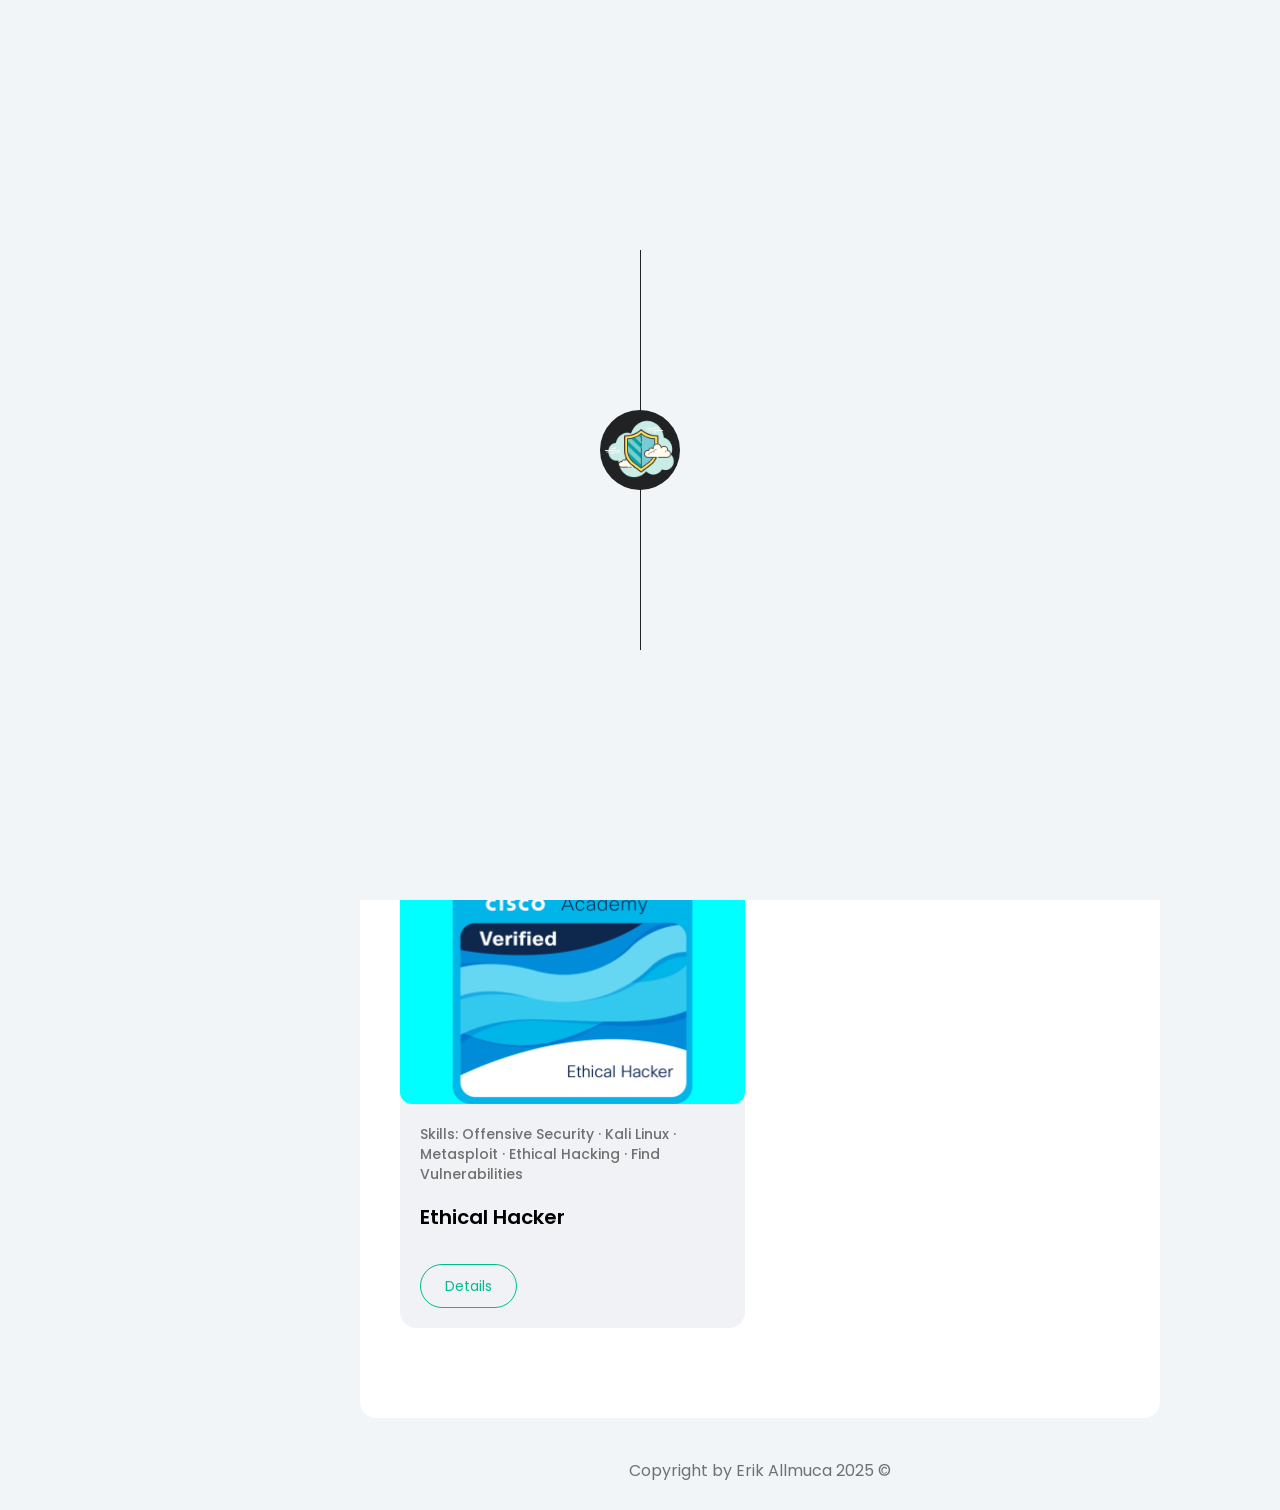
<file: all-blogs.html>
<!DOCTYPE html>
<html lang="en" class="">

<head>
    <!-- Basic Page Needs
    ================================================== -->
    <meta charset="UTF-8">
    <meta http-equiv="X-UA-Compatible" content="IE=edge">

    <!-- Specific Meta
    ================================================== -->
    <meta name="viewport" 
        content="width=device-width, initial-scale=1.0, shrink-to-fit=no">
    <meta name="keyword"
        content="resume, cv, portfolio, vcard, responsive, retina, jquery, css3, tailwindcss, material CV, creative, designer, developer, online cv, online resume, powerful portfolio, professional, landing page">
    <meta name="description" 
        content="Minfo vCard/Resume TailwindCSS HTML Template">
    <meta name="author" 
        content="Themearray">

    <!-- Color Scheme
    ================================================== -->
    <meta name="color-scheme" content="light dark">
    <meta name="theme-color" content="#F2F5F8">

    <!-- Resolve and paint the theme before the first frame. theme-mode.js only
         runs at the end of the cms.js script chain (after the content.json
         fetch), which on mobile left the page rendering light for a second or
         more before it flipped to dark. Keep this in sync with theme-mode.js. -->
    <script>
        (function () {
            var forced = /[?&]version=(dark|light)/.exec(window.location.search);

            var saved = null;
            try {
                if (localStorage.theme === 'dark' || localStorage.theme === 'light') saved = localStorage.theme;
            } catch (e) { /* storage blocked (private mode) — fall through to the OS setting */ }

            // Explicit switcher choice wins; otherwise follow the device. A phone
            // is normally a fresh browser with nothing saved, so without this
            // fallback the site rendered light even in system dark mode.
            var theme = forced ? forced[1]
                : saved ? saved
                : (window.matchMedia && window.matchMedia('(prefers-color-scheme: dark)').matches ? 'dark' : 'light');

            var root = document.documentElement;
            root.classList.toggle('dark', theme === 'dark');
            root.style.colorScheme = theme;

            var meta = document.querySelector('meta[name="theme-color"]');
            if (meta) meta.setAttribute('content', theme === 'dark' ? '#18191a' : '#F2F5F8');
        })();
    </script>

    <!-- Site Title
    ================================================== -->
    <title>Personal Portofolio</title>

    <!-- Site Favicon
    ================================================== -->
    <link rel="shortcut icon" href="assets/img/user-sidebar-thumb.png" sizes="any">

    <!-- Google Fonts
    ================================================== -->
    <link rel="preconnect" href="https://fonts.googleapis.com">
    <link rel="preconnect" href="https://fonts.gstatic.com" crossorigin>
    <link href="https://fonts.googleapis.com/css2?family=Poppins:wght@200;300;400;500;600;700&display=swap"
        rel="stylesheet">

    <!-- All CSS Here
    ================================================== -->
    <link rel="stylesheet" href="assets/css/fontAwesome5Pro.css">
    <link rel="stylesheet" href="assets/css/cdheadline.css">
    <link rel="stylesheet" href="assets/css/swiper-bundle.min.css">
    <link rel="stylesheet" href="assets/css/style.min.css">

</head>

<body class="relative custom_cursor">
    <!-- Custom Cursor Start -->
    <div
        class="custom_cursor_one fixed top-0 left-0 w-8 h-8 border border-gray-400 rounded-full pointer-events-none">
    </div>
    <div
        class="custom_cursor_two w-1 h-1 rounded-full border border-gray-400 bg-metborder-gray-400 fixed pointer-events-none left-1/2 top-1/2 -translate-x-1/2 -translate-y-1/2">
    </div>
    <!-- Custom Cursor End -->


    <!-- App Preloader Start -->
    <div id="preloader">
        <div class="loader_line"></div>
        <div class="absolute w-20 h-20 transition-all delay-300 -translate-x-1/2 -translate-y-1/2 rounded-full logo top-1/2 left-1/2 bg-nightBlack border-greyBlack flex-center">
            <img src="assets/img/site-logo.svg" alt="Minfo">
        </div>
    </div>
    <!-- App Preloader End -->


    <!-- App Start -->
    <div class="relative pt-10 minfo__app max-xl:pt-18">
        <div
            class="menu-overlay fixed top-0 left-0 w-full h-full bg-black/60 transition-all duration-200 z-999 opacity-0 invisible [&.is-menu-open]:visible [&.is-menu-open]:opacity-100 ">
        </div>
        <div class="max-lg:px-4">

            <!-- Mobile Menu Bar Start -->
            <div
                class="fixed top-0 left-0 right-0 z-50 flex items-center justify-between p-2 px-3 bg-white/10 mobile-menu-bar sm:px-6 backdrop-blur-md xl:hidden">
                <div class="text-lg font-medium name">
                    <a href="index.html" class="flex items-center gap-2 text-black dark:text-white">
                        <img src="assets/img/site-logo.svg" alt="Minfo">
                        <span>Personal Portofolio</span>
                    </a>
                </div>
                <!-- Mobile Hamburger Menu Start -->
                <button
                    class="w-12 h-12 border rounded-full hamburger menu_toggle bg-white dark:bg-nightBlack border-platinum dark:border-greyBlack flex-center"
                    type="button"
                    aria-label="Open Mobile Menu">
                    <svg viewBox="0 0 20 12" class="w-6"
                        xmlns="http://www.w3.org/2000/svg">
                        <path fill-rule="evenodd" clip-rule="evenodd"
                            d="M5.33333 11.3333C5.33333 11.1565 5.40357 10.987 5.5286 10.8619C5.65362 10.7369 5.82319 10.6667 6 10.6667H19.3333C19.5101 10.6667 19.6797 10.7369 19.8047 10.8619C19.9298 10.987 20 11.1565 20 11.3333C20 11.5101 19.9298 11.6797 19.8047 11.8047C19.6797 11.9298 19.5101 12 19.3333 12H6C5.82319 12 5.65362 11.9298 5.5286 11.8047C5.40357 11.6797 5.33333 11.5101 5.33333 11.3333ZM2.66667 6C2.66667 5.82319 2.7369 5.65362 2.86193 5.5286C2.98695 5.40357 3.15652 5.33333 3.33333 5.33333H16.6667C16.8435 5.33333 17.013 5.40357 17.1381 5.5286C17.2631 5.65362 17.3333 5.82319 17.3333 6C17.3333 6.17681 17.2631 6.34638 17.1381 6.4714C17.013 6.59643 16.8435 6.66667 16.6667 6.66667H3.33333C3.15652 6.66667 2.98695 6.59643 2.86193 6.4714C2.7369 6.34638 2.66667 6.17681 2.66667 6ZM0 0.666667C0 0.489856 0.0702379 0.320287 0.195262 0.195262C0.320286 0.070238 0.489856 0 0.666667 0H14C14.1768 0 14.3464 0.070238 14.4714 0.195262C14.5964 0.320287 14.6667 0.489856 14.6667 0.666667C14.6667 0.843478 14.5964 1.01305 14.4714 1.13807C14.3464 1.2631 14.1768 1.33333 14 1.33333H0.666667C0.489856 1.33333 0.320286 1.2631 0.195262 1.13807C0.0702379 1.01305 0 0.843478 0 0.666667Z"
                            class="fill-theme dark:fill-white" />
                    </svg>
                </button>
                <!-- Mobile Hamburger Menu End -->
            </div>
            <!-- Mobile Menu Bar End -->

            <!-- Mobile Menu Sidebar Start -->
            <div
                class="mobile-menu fixed top-0 -right-full w-full max-w-mobilemenu bg-flashWhite dark:bg-nightBlack z-999 h-full xl:hidden transition-all duration-300 [&.is-menu-open]:right-0 py-12 px-8 overflow-y-scroll">
                <button
                    class="absolute flex items-center justify-center w-9 h-9 text-sm text-white rounded-full close-menu top-4 right-4 bg-greyBlack" aria-label="Close Menu">
                    <i class="fal fa-times"></i>
                </button>
                <div class="mb-6 text-lg font-medium text-black dark:text-white menu-title">
                    Menu
                </div>
                <ul class="space-y-5 font-normal main-menu *:relative">
                    <li class="group active">
                        <a href="index.html#home" class="flex items-center space-x-2 group">
                            <span class="w-5 text-black dark:text-white group-[&.active]:text-theme">
                                <i class="fal fa-home"></i>
                            </span>
                            <span class="group-[&.active]:text-theme dark:group-[&.active]:text-white group-hover:text-theme transition-colors">
                                Home
                            </span>
                        </a>
                    </li>
                    <li class="group">
                        <a href="index.html#about" class="flex items-center space-x-2 group">
                            <span class="w-5 text-black dark:text-white group-[&.active]:text-theme">
                                <i class="fal fa-user"></i>
                            </span>
                            <span class="group-[&.active]:text-theme dark:group-[&.active]:text-white group-hover:text-theme transition-colors">
                                About
                            </span>
                        </a>
                    </li>
                    <li class="group">
                        <a href="index.html#service" class="flex items-center space-x-2 group">
                            <span class="w-5 text-black dark:text-white group-[&.active]:text-theme">
                                <i class="fal fa-briefcase"></i>
                            </span>
                            <span class="group-[&.active]:text-theme dark:group-[&.active]:text-white group-hover:text-theme transition-colors">
                                Service
                            </span>
                        </a>
                    </li>
                    <li class="group">
                        <a href="index.html#skill" class="flex items-center space-x-2 group">
                            <span class="w-5 text-black dark:text-white group-[&.active]:text-theme">
                                <i class="fal fa-graduation-cap"></i>
                            </span>
                            <span class="group-[&.active]:text-theme dark:group-[&.active]:text-white group-hover:text-theme transition-colors">
                                Skills
                            </span>
                        </a>
                    </li>
                    <li class="group">
                        <a href="index.html#resume" class="flex items-center space-x-2 group">
                            <span class="w-5 text-black dark:text-white group-[&.active]:text-theme">
                                <i class="fal fa-file-alt"></i>
                            </span>
                            <span class="group-[&.active]:text-theme dark:group-[&.active]:text-white group-hover:text-theme transition-colors">
                                Resume
                            </span>
                        </a>
                    </li>
                    <li class="group">
                        <a href="index.html#portfolio" class="flex items-center space-x-2 group">
                            <span class="w-5 text-black dark:text-white group-[&.active]:text-theme">
                                <i class="fal fa-tasks-alt"></i>
                            </span>
                            <span class="group-[&.active]:text-theme dark:group-[&.active]:text-white group-hover:text-theme transition-colors">
                                Poftfolio
                            </span>
                        </a>
                    </li>
                    <li class="group">
                        <a href="index.html#certificates" class="flex items-center space-x-2 group">
                            <span class="w-5 text-black dark:text-white group-[&.active]:text-theme">
                                <i class="fa fa-certificate"></i>
                            </span>
                            <span class="group-[&.active]:text-theme dark:group-[&.active]:text-white group-hover:text-theme transition-colors">
                                Certificates
                            </span>
                        </a>
                    </li>
                    <li class="group">
                        <a href="index.html#testimonial" class="flex items-center space-x-2 group">
                            <span class="w-5 text-black dark:text-white group-[&.active]:text-theme">
                                <i class="fal fa-comment-alt-lines"></i>
                            </span>
                            <span class="group-[&.active]:text-theme dark:group-[&.active]:text-white group-hover:text-theme transition-colors">
                                Testimonial
                            </span>
                        </a>
                    </li>
                    <li class="group">
                        <a href="index.html#contact" class="flex items-center space-x-2 group">
                            <span class="w-5 text-black dark:text-white group-[&.active]:text-theme">
                                <i class="fal fa-envelope"></i>
                            </span>
                            <span class="group-[&.active]:text-theme dark:group-[&.active]:text-white group-hover:text-theme transition-colors">
                                Contact
                            </span>
                        </a>
                    </li>
                </ul>
                <br><br>
                <div class="mb-4 font-medium text-black dark:text-white menu-title text-md">
                    Get in Touch
                </div>
                <!-- Social Share Icon Start  -->
                <div class="flex items-center space-x-4 social-icons *:flex">
                    <a href="#" title="Share with Linkedin">
                        <i class="fab fa-linkedin-in"></i>
                    </a>
                    <a href="#" title="Share with X">
                        <i class="fab fa-github"></i>
                    </a>
                </div>
                <!-- Social Share Icon End  -->
            </div>
            <!-- Mobile Menu Sidebar End -->

            <!-- Sidebar Profile Start -->
            <div
                class="w-full mx-auto minfo__sidebar__wrapper xl:fixed xl:top-1/2 xl:left-4 2xl:left-14 xl:-translate-y-1/2 md:max-w-sidebar xl:max-2xl:max-w-xs z-999">

                <div class="p-3 max-xl:mb-3 overflow-hidden minfo__sidebar bg-white dark:bg-nightBlack rounded-2xl">
                    <div class="mx-4 mt-12 text-center user-info lg:mx-6">
                        <a href="index.html"
                            class="w-36 h-36 mb-2.5 block mx-auto border-6 border-platinum dark:border-[#2f2f2f] overflow-hidden rounded-full *:w-full *:h-full *:rounded-full">
                            <img 
                                src="assets/img/user-sidebar.png" 
                                class="hidden dark:block "
                                alt="Erik Allmuca"> <!--Image for Dark Version -->
                            <img 
                                src="assets/img/user-sidebar.png" 
                                class="dark:hidden"
                                alt="Erik Allmuca"> <!--Image for Light Version -->
                        </a>
                        <h6 class="mb-1 text-lg font-semibold text-black dark:text-white name">Erik Allmuca</h6>
                        <div class="leading-none cd-headline clip is-full-width">
                            <h6 class="text-sm cd-words-wrapper designation text-theme after:!bg-theme *:font-normal">
                                <b class="is-visible">Cybersecurity</b>
                                <b>Full stack Developer</b>
                                <b>Networking</b>
                            </h6>
                        </div>
                    </div>
                    <div class="pt-6 mx-4 border-t lg:mx-6 user-meta-info md:mx-7 my-7 border-platinum dark:border-metalBlack">
                        <ul class="space-y-3 *:flex *:text-sm">
                            <li>
                                <span class="flex-1 font-medium text-black dark:text-white">Residence:</span>
                                <span>Albania</span>
                            </li>
                            <li>
                                <span class="flex-1 font-medium text-black dark:text-white">City:</span>
                                <span>Tirana</span>
                            </li>
                            <li>
                                <span class="flex-1 font-medium text-black dark:text-white">Age:</span>
                                <span>18</span>
                            </li>
                        </ul>
                    </div>

                    <div class="px-4 py-5 lg:py-6 lg:px-6 rounded-2xl md:px-8 bg-flashWhite dark:bg-metalBlack">
                        <div class="text-sm font-medium text-black dark:text-white">Skills</div>
                        <div class="flex items-center justify-between my-4 space-x-4 skills_circle *:space-y-2 *:text-center">
                            <div class="progressCircle">
                                <div class="relative w-12 h-12 circle" data-percent="60" data-circlefill="#00BC91" data-circleempty="#777777">
                                    <div class="absolute inset-0 text-[13px] font-medium label flex-center">60%</div>
                                </div>
                                <p class="text-[13px] font-normal dark:font-light text-black dark:text-white/90">Cybersec</p>
                            </div>
                            <div class="progressCircle">
                                <div class="relative w-12 h-12 circle" data-percent="70" data-circlefill="#00BC91" data-circleempty="#777777">
                                    <div class="absolute inset-0 text-[13px] font-medium label flex-center">70%</div>
                                </div>
                                <p class="text-[13px] font-normal dark:font-light text-black dark:text-white/90">Networking</p>
                            </div>
                            <div class="progressCircle">
                                <div class="relative w-12 h-12 circle" data-percent="50" data-circlefill="#00BC91" data-circleempty="#777777">
                                    <div class="absolute inset-0 text-[13px] font-medium label flex-center">50%</div>
                                </div>
                                <p class="text-[13px] font-normal dark:font-light text-black dark:text-white/90">Django</p>
                            </div>
                            <div class="progressCircle">
                                <div class="relative w-12 h-12 circle" data-percent="50" data-circlefill="#00BC91" data-circleempty="#777777">
                                    <div class="absolute inset-0 text-[13px] font-medium label flex-center">50%</div>
                                </div>
                                <p class="text-[13px] font-normal dark:font-light text-black dark:text-white/90">React</p>
                            </div>
                        </div>
                        <div class="mt-6">
                            <a href="#" download
                                class="text-center text-sm border border-theme bg-theme flex items-center justify-center gap-2 text-white rounded-4xl py-3.5 transition duration-300 text-[15px] font-semibold hover:bg-themeHover hover:border-themeHover">
                                DOWNLOAD CV
                                <span class="animate-bounce">
                                    <svg width="18" height="18" viewBox="0 0 15 16" fill="none"
                                        xmlns="http://www.w3.org/2000/svg">
                                        <path
                                            d="M12.0724 4.92378C12.0726 4.91034 12.0726 4.89691 12.0726 4.88368C12.0726 2.53968 10.1657 0.632812 7.82171 0.632812C5.47771 0.632812 3.57084 2.53968 3.57084 4.88368C3.57084 4.89691 3.57084 4.91055 3.57104 4.92378C1.95417 5.0992 0.691406 6.47267 0.691406 8.13554C0.691406 9.91704 2.14059 11.3662 3.92209 11.3662H4.33138C4.55606 11.3662 4.7384 11.1839 4.7384 10.9592C4.7384 10.7345 4.55606 10.5522 4.33138 10.5522H3.92209C2.58952 10.5522 1.50544 9.46811 1.50544 8.13554C1.50544 6.80297 2.58952 5.71888 3.92209 5.71888H4.00309C4.11868 5.71888 4.22898 5.66963 4.30611 5.58355C4.38345 5.49726 4.42028 5.38248 4.40766 5.2673C4.3924 5.12769 4.38487 5.00233 4.38487 4.88348C4.38487 2.98842 5.92665 1.44664 7.82171 1.44664C9.71678 1.44664 11.2586 2.98842 11.2586 4.88348C11.2586 5.00233 11.251 5.12769 11.2358 5.2673C11.2231 5.38228 11.26 5.49726 11.3373 5.58355C11.4144 5.66963 11.5247 5.71888 11.6403 5.71888H11.7217C13.0541 5.71888 14.138 6.80297 14.138 8.13554C14.138 9.46811 13.0541 10.5522 11.7217 10.5522H11.288C11.0634 10.5522 10.881 10.7345 10.881 10.9592C10.881 11.1839 11.0634 11.3662 11.288 11.3662H11.7217C13.5028 11.3662 14.952 9.91704 14.952 8.13554C14.952 6.47247 13.6892 5.099 12.0724 4.92378Z"
                                            fill="white" />
                                        <path
                                            d="M6.26314 11.942C6.0877 12.1876 6.26327 12.5288 6.5651 12.5288H8.81272L7.3764 14.5396C7.25728 14.7064 7.29591 14.9382 7.46268 15.0573C7.62945 15.1764 7.86122 15.1378 7.98034 14.971L9.83579 12.3734C10.0112 12.1278 9.83566 11.7866 9.53382 11.7866H7.2862L8.72252 9.77578C8.84164 9.609 8.80302 9.37724 8.63624 9.25811C8.46947 9.13899 8.23771 9.17762 8.11858 9.34439L6.26314 11.942Z"
                                            fill="white" />
                                    </svg>
                                </span>
                            </a>
                        </div>
                    </div>

                    <svg class="absolute w-0 h-0">
                        <clipPath id="my-clip-path" clipPathUnits="objectBoundingBox" stroke="white" stroke-width="2">
                            <path
                                d="M0.001,0.031 C0.001,0.014,0.026,0.001,0.055,0.001 H0.492 C0.506,0.001,0.52,0.004,0.53,0.009 L0.61,0.052 C0.62,0.057,0.634,0.06,0.649,0.06 H0.947 C0.977,0.06,1,0.074,1,0.091 V0.971 C1,0.987,0.977,1,0.947,1 H0.055 C0.026,1,0.001,0.987,0.001,0.971 V0.031">
                            </path>
                        </clipPath>
                    </svg>
                </div>

            </div>
            <!-- Sidebar Profile End -->

            <!-- Nav/Navigation Start -->
            <div
                class="minfo__nav__wrapper bg-snowWhite dark:bg-power__black max-xl:hidden fixed top-1/2 -translate-y-1/2 right-4 2xl:right-14 z-999 flex items-center flex-col gap-4 border border-platinum dark:border-metalBlack rounded-4xl px-2.5 py-4">

                <!-- Site Logo Start -->
                <div class="flex border rounded-full logo w-15 h-15 border-platinum dark:border-metalBlack flex-center hover:bg-white dark:hover:bg-metalBlack">
                    <a href="index.html">
                        <img src="assets/img/site-logo.svg" alt="Minfo">
                    </a>
                </div>
                <!-- Site Logo Start -->


                <!-- Main Menu/Navigation Start -->
                <div class="my-4 menu">
                    <ul class="space-y-2 text-center *:relative">
                        <li class="group">
                            <a href="index.html#home"
                                class="w-9 h-9 rounded-full flex-center group-[&.active]:bg-white dark:group-[&.active]:bg-metalBlack group-hover:bg-white dark:group-hover:bg-metalBlack transition-all duration-300 before:content-[attr(data-title)] before:absolute before:right-10 before:bg-white dark:before:bg-metalBlack before:text-sm text-theme dark:before:text-white before:px-4 before:py-2 before:rounded-md before:font-normal dark:before:font-light before:opacity-0 before:transition-all before:duration-200 group-hover:before:opacity-100 after:content-[''] after:absolute after:w-0 after:h-0 after:right-8 after:border-solid after:border-t-4 after:border-r-0 after:border-b-4 after:border-l-8 after:border-t-transparent after:border-r-transparent after:border-b-transparent after:border-l-white dark:after:border-l-metalBlack after:opacity-0 after:transition-all after:duration-200 group-hover:after:opacity-100"
                                data-title="Home">
                                <span class="text-black dark:text-white group-hover:text-theme group-[&.active]:text-theme">
                                    <i class="fal fa-home"></i>
                                </span>
                            </a>
                        </li>
                        <li class="group">
                            <a href="index.html#about"
                                class="w-9 h-9 rounded-full flex-center group-[&.active]:bg-white dark:group-[&.active]:bg-metalBlack group-hover:bg-white dark:group-hover:bg-metalBlack transition-all duration-300 before:content-[attr(data-title)] before:absolute before:right-10 before:bg-white dark:before:bg-metalBlack before:text-sm text-theme dark:before:text-white before:px-4 before:py-2 before:rounded-md before:font-normal dark:before:font-light before:opacity-0 before:transition-all before:duration-200 group-hover:before:opacity-100 after:content-[''] after:absolute after:w-0 after:h-0 after:right-8 after:border-solid after:border-t-4 after:border-r-0 after:border-b-4 after:border-l-8 after:border-t-transparent after:border-r-transparent after:border-b-transparent after:border-l-white dark:after:border-l-metalBlack after:opacity-0 after:transition-all after:duration-200 group-hover:after:opacity-100"
                                data-title="About">
                                <span class="text-black dark:text-white group-hover:text-theme group-[&.active]:text-theme">
                                    <i class="fal fa-user"></i>
                                </span>
                            </a>
                        </li>
                        <li class="group">
                            <a href="index.html#service"
                                class="w-9 h-9 rounded-full flex-center group-[&.active]:bg-white dark:group-[&.active]:bg-metalBlack group-hover:bg-white dark:group-hover:bg-metalBlack transition-all duration-300 before:content-[attr(data-title)] before:absolute before:right-10 before:bg-white dark:before:bg-metalBlack before:text-sm text-theme dark:before:text-white before:px-4 before:py-2 before:rounded-md before:font-normal dark:before:font-light before:opacity-0 before:transition-all before:duration-200 group-hover:before:opacity-100 after:content-[''] after:absolute after:w-0 after:h-0 after:right-8 after:border-solid after:border-t-4 after:border-r-0 after:border-b-4 after:border-l-8 after:border-t-transparent after:border-r-transparent after:border-b-transparent after:border-l-white dark:after:border-l-metalBlack after:opacity-0 after:transition-all after:duration-200 group-hover:after:opacity-100"
                                data-title="Service">
                                <span class="text-black dark:text-white group-hover:text-theme group-[&.active]:text-theme">
                                    <i class="fal fa-briefcase"></i>
                                </span>
                            </a>
                        </li>
                        <li class="group">
                            <a href="index.html#skill"
                                class="w-9 h-9 rounded-full flex-center group-[&.active]:bg-white dark:group-[&.active]:bg-metalBlack group-hover:bg-white dark:group-hover:bg-metalBlack transition-all duration-300 before:content-[attr(data-title)] before:absolute before:right-10 before:bg-white dark:before:bg-metalBlack before:text-sm text-theme dark:before:text-white before:px-4 before:py-2 before:rounded-md before:font-normal dark:before:font-light before:opacity-0 before:transition-all before:duration-200 group-hover:before:opacity-100 after:content-[''] after:absolute after:w-0 after:h-0 after:right-8 after:border-solid after:border-t-4 after:border-r-0 after:border-b-4 after:border-l-8 after:border-t-transparent after:border-r-transparent after:border-b-transparent after:border-l-white dark:after:border-l-metalBlack after:opacity-0 after:transition-all after:duration-200 group-hover:after:opacity-100"
                                data-title="Skills">
                                <span class="text-black dark:text-white group-hover:text-theme group-[&.active]:text-theme">
                                    <i class="fal fa-graduation-cap"></i>
                                </span>
                            </a>
                        </li>
                        <li class="group">
                            <a href="index.html#resume"
                                class="w-9 h-9 rounded-full flex-center group-[&.active]:bg-white dark:group-[&.active]:bg-metalBlack group-hover:bg-white dark:group-hover:bg-metalBlack transition-all duration-300 before:content-[attr(data-title)] before:absolute before:right-10 before:bg-white dark:before:bg-metalBlack before:text-sm text-theme dark:before:text-white before:px-4 before:py-2 before:rounded-md before:font-normal dark:before:font-light before:opacity-0 before:transition-all before:duration-200 group-hover:before:opacity-100 after:content-[''] after:absolute after:w-0 after:h-0 after:right-8 after:border-solid after:border-t-4 after:border-r-0 after:border-b-4 after:border-l-8 after:border-t-transparent after:border-r-transparent after:border-b-transparent after:border-l-white dark:after:border-l-metalBlack after:opacity-0 after:transition-all after:duration-200 group-hover:after:opacity-100"
                                data-title="Resume">
                                <span class="text-black dark:text-white group-hover:text-theme group-[&.active]:text-theme">
                                    <i class="fal fa-file-alt"></i>
                                </span>
                            </a>
                        </li>
                        <li class="group">
                            <a href="index.html#portfolio"
                                class="w-9 h-9 rounded-full flex-center group-[&.active]:bg-white dark:group-[&.active]:bg-metalBlack group-hover:bg-white dark:group-hover:bg-metalBlack transition-all duration-300 before:content-[attr(data-title)] before:absolute before:right-10 before:bg-white dark:before:bg-metalBlack before:text-sm text-theme dark:before:text-white before:px-4 before:py-2 before:rounded-md before:font-normal dark:before:font-light before:opacity-0 before:transition-all before:duration-200 group-hover:before:opacity-100 after:content-[''] after:absolute after:w-0 after:h-0 after:right-8 after:border-solid after:border-t-4 after:border-r-0 after:border-b-4 after:border-l-8 after:border-t-transparent after:border-r-transparent after:border-b-transparent after:border-l-white dark:after:border-l-metalBlack after:opacity-0 after:transition-all after:duration-200 group-hover:after:opacity-100"
                                data-title="Poftfolio">
                                <span class="text-black dark:text-white group-hover:text-theme group-[&.active]:text-theme">
                                    <i class="fal fa-tasks-alt"></i>
                                </span>
                            </a>
                        </li>
                        <li class="group active">
                            <a href="index.html#certificates"
                                class="w-9 h-9 rounded-full flex-center group-[&.active]:bg-white dark:group-[&.active]:bg-metalBlack group-hover:bg-white dark:group-hover:bg-metalBlack transition-all duration-300 before:content-[attr(data-title)] before:absolute before:right-10 before:bg-white dark:before:bg-metalBlack before:text-sm text-theme dark:before:text-white before:px-4 before:py-2 before:rounded-md before:font-normal dark:before:font-light before:opacity-0 before:transition-all before:duration-200 group-hover:before:opacity-100 after:content-[''] after:absolute after:w-0 after:h-0 after:right-8 after:border-solid after:border-t-4 after:border-r-0 after:border-b-4 after:border-l-8 after:border-t-transparent after:border-r-transparent after:border-b-transparent after:border-l-white dark:after:border-l-metalBlack after:opacity-0 after:transition-all after:duration-200 group-hover:after:opacity-100"
                                data-title="Certificates">
                                <span class="text-black dark:text-white group-hover:text-theme group-[&.active]:text-theme">
                                    <i class="fa fa-certificate"></i>
                                </span>
                            </a>
                        </li>
                        <li class="group">
                            <a href="index.html#CTF"
                                class="w-9 h-9 rounded-full flex-center group-[&.active]:bg-white dark:group-[&.active]:bg-metalBlack group-hover:bg-white dark:group-hover:bg-metalBlack transition-all duration-300 before:content-[attr(data-title)] before:absolute before:right-10 before:bg-white dark:before:bg-metalBlack before:text-sm text-theme dark:before:text-white before:px-4 before:py-2 before:rounded-md before:font-normal dark:before:font-light before:opacity-0 before:transition-all before:duration-200 group-hover:before:opacity-100 after:content-[''] after:absolute after:w-0 after:h-0 after:right-8 after:border-solid after:border-t-4 after:border-r-0 after:border-b-4 after:border-l-8 after:border-t-transparent after:border-r-transparent after:border-b-transparent after:border-l-white dark:after:border-l-metalBlack after:opacity-0 after:transition-all after:duration-200 group-hover:after:opacity-100"
                                data-title="CTF">
                                <span class="text-black dark:text-white group-hover:text-theme group-[&.active]:text-theme">
                                    <i class="fal fa-flag"></i>
                                </span>
                            </a>
                        </li>
                        <li class="group">
                            <a href="index.html#contact"
                                class="w-9 h-9 rounded-full flex-center group-[&.active]:bg-white dark:group-[&.active]:bg-metalBlack group-hover:bg-white dark:group-hover:bg-metalBlack transition-all duration-300 before:content-[attr(data-title)] before:absolute before:right-10 before:bg-white dark:before:bg-metalBlack before:text-sm text-theme dark:before:text-white before:px-4 before:py-2 before:rounded-md before:font-normal dark:before:font-light before:opacity-0 before:transition-all before:duration-200 group-hover:before:opacity-100 after:content-[''] after:absolute after:w-0 after:h-0 after:right-8 after:border-solid after:border-t-4 after:border-r-0 after:border-b-4 after:border-l-8 after:border-t-transparent after:border-r-transparent after:border-b-transparent after:border-l-white dark:after:border-l-metalBlack after:opacity-0 after:transition-all after:duration-200 group-hover:after:opacity-100"
                                data-title="Contact">
                                <span class="text-black dark:text-white group-hover:text-theme group-[&.active]:text-theme">
                                    <i class="fal fa-envelope"></i>
                                </span>
                            </a>
                        </li>
                    </ul>
                </div>
                <!-- Main Menu/Navigation End -->

                <!-- Share Button Wrapper Start -->
                <div class="relative share group">
                    <button
                        class="w-10 h-10 text-sm border rounded-full border-platinum dark:border-metalBlack flex-center group-hover:bg-white dark:group-hover:bg-metalBlack text-black dark:text-white"
                        aria-label="Share">
                        <i class="fal fa-share-alt"></i>
                    </button>

                    <!-- Social Share Icon Start  -->
                    <div
                        class="absolute bottom-0 flex items-center invisible px-5 py-6 space-x-3 transition-all duration-300 -translate-y-1/2 opacity-0 social-icons top-1/2 bg-white dark:bg-nightBlack rounded-4xl right-6 group-hover:opacity-100 group-hover:visible group-hover:right-10 -z-1 *:flex *:transition *:duration-200">
                        <a href="https://www.linkedin.com/in/erik-allmuça-2b0580261/" class="hover:text-theme" title="Share with Linkedin">
                            <i class="fab fa-linkedin-in"></i>
                        </a>
                        <a href="https://github.com/Essploit" class="hover:text-theme" title="Share with Github">
                            <i class="fab fa-github"></i>
                        </a>
                    </div>
                    <!-- Social Share Icon End  -->
                </div>
                <!-- Share Button Wrapper End -->

            </div>
            <!-- Nav/Navigation End -->

            <!-- Main Content Start -->
            <div class="minfo__contentBox relative mx-auto max-w-container xl:max-2xl:max-w-65rem">

                <!-- Blog Section Start -->
                <div class="py-5 xl:py-3.5 max-w-content xl:max-2xl:max-w-50rem max-xl:mx-auto xl:ml-auto">

                    <div class="px-5 py-8 md:p-8 bg-white dark:bg-nightBlack rounded-2xl service-section lg:p-10 2xl:p-13">
                        <div class="inline-flex items-center gap-2 px-4 py-2 text-xs tracking-wide text-black dark:text-white border lg:px-5 section-name border-platinum dark:border-greyBlack200 rounded-4xl">
                            <i class="fa fa-certificate text-theme"></i>
                            Certificates
                        </div>
                        <div class="mt-5 mb-8 md:my-10 section-title">
                            <h2
                                class="title text-[32px] md:text-4xl lg:text-5xl font-extralight text-black dark:text-white leading-1.27">
                                My <span class="font-semibold text-theme">Certificates</span>
                            </h2>
                            <p class="max-w-xl mt-4 md:mt-6 subtitle">
                                These are my certificates that i have been awarded over the years.
                            </p>
                        </div>

                        <div class="blog-list grid grid-cols-1 md:grid-cols-2 gap-7.5 *:overflow-hidden *:bg-flashWhite dark:*:bg-metalBlack *:items-center *:rounded-2xl" data-cms-list="certificates.items">

                            <div class="article group">

                                <div class="flex col-span-12 overflow-hidden thumbnail sm:col-span-6 md:col-span-5">
                                    <a href="https://www.credly.com/users/erik-allmuca/" class="block w-full overflow-hidden rounded-xl">
                                        <img src="assets/img/blog/article1.png"
                                            class="object-cover object-center w-full h-full min-h-[288px] max-h-60 md:min-h-60 transition-all duration-300 ease-in-out group-hover:scale-105"
                                            alt="Post Title">
                                    </a>
                                </div>

                                <div class="relative flex flex-col col-span-12 p-5 post-content sm:col-span-6 md:col-span-7">
                                    <div class="flex items-center gap-5">
                                        <div class="text-sm font-medium tags">
                                            <a href="#" class="transition-colors hover:text-theme">
                                                Skills :  
                                            </a>
                                            <span class="post_date">
                                                Cybersecurity · Network Security · Cyber Defense · Networking · Network Devices
                                            </span>
                                        </div>
                                    </div>
                                    <div class="post-title mt-3 md:mt-4.5 mb-6 md:mb-8">
                                        <a href="https://www.credly.com/users/erik-allmuca/"
                                            class="text-xl font-semibold leading-normal text-black dark:text-white transition-colors line-clamp-2 2xl:text-2xl 2xl:leading-normal hover:text-theme dark:hover:text-theme">
                                            Network Defense
                                        </a>
                                    </div>
                                    <div class="read-details">
                                        <a href="https://www.credly.com/users/erik-allmuca/"
                                            class="inline-flex items-center gap-2 border border-theme text-theme text-sm py-3.5 px-6 rounded-3xl leading-none transition-all duration-300 hover:bg-themeHover hover:border-themeHover dark:font-medium hover:text-white">
                                            Details 
                                        </a>
                                    </div>
                                </div>

                            </div>
                            
                            <div class="article group">
                                <div class="flex col-span-12 overflow-hidden thumbnail sm:col-span-6 md:col-span-5">
                                    <a href="https://www.credly.com/users/erik-allmuca/" class="block w-full overflow-hidden rounded-xl">
                                        <img src="assets/img/blog/article2.png"
                                            class="object-cover object-center w-full h-full min-h-[288px] transition-all duration-300 ease-in-out max-h-60 md:min-h-60 group-hover:scale-105"
                                            alt="Post Title">
                                    </a>
                                </div>
                                <div class="relative flex flex-col col-span-12 p-5 post-content sm:col-span-6 md:col-span-7">
                                    <div class="flex items-center gap-5">
                                        <div class="text-sm font-medium tags">
                                            <a href="#" class="transition-colors hover:text-theme">
                                                Skills:
                                            </a>
                                            <span class="post_date">
                                                IT Audit · IT Operations · IT Service Management · Network Administration · IT Management
                                            </span>
                                        </div>
                                    </div>
                                    <div class="post-title mt-3 md:mt-4.5 mb-6 md:mb-8">
                                        <a href="https://www.credly.com/users/erik-allmuca/"
                                            class="text-xl font-semibold leading-normal text-black dark:text-white transition-colors line-clamp-2 2xl:text-2xl 2xl:leading-normal hover:text-theme dark:hover:text-theme">
                                            IT Essentials
                                        </a>
                                    </div>
                                    <div class="read-details">
                                        <a href="https://www.credly.com/users/erik-allmuca/"
                                            class="inline-flex items-center gap-2 border border-theme text-theme text-sm py-3.5 px-6 rounded-3xl leading-none transition-all duration-300 hover:bg-themeHover hover:border-themeHover dark:font-medium hover:text-white">
                                            Details 
                                        </a>
                                    </div>
                                </div>
                            </div>

                            <div class="article group">
                                <div class="flex col-span-12 overflow-hidden thumbnail sm:col-span-6 md:col-span-5">
                                    <a href="https://www.credly.com/users/erik-allmuca/" class="block w-full overflow-hidden rounded-xl">
                                        <img src="assets/img/blog/article21.png"
                                            class="object-cover object-center w-full h-full min-h-[288px] max-h-60 md:min-h-60 transition-all duration-300 ease-in-out group-hover:scale-105"
                                            alt="Post Title">
                                    </a>
                                </div>
                                <div class="relative flex flex-col col-span-12 p-5 post-content sm:col-span-6 md:col-span-7">
                                    <div class="flex items-center gap-5">
                                        <div class="text-sm font-medium tags">
                                            <a href="#" class="transition-colors hover:text-theme">
                                                Skills:
                                            </a>
                                            <span class="post_date">
                                            IT Audit · IT Operations · IT Service Management · Network Administration · IT Management
                                        </div>
                                    </div>
                                    <div class="post-title mt-3 md:mt-4.5 mb-6 md:mb-8">
                                        <a href="https://www.credly.com/users/erik-allmuca/"
                                            class="text-xl font-semibold leading-normal text-black dark:text-white transition-colors line-clamp-2 2xl:text-2xl 2xl:leading-normal hover:text-theme dark:hover:text-theme">
                                           IT Essentials A+
                                        </a>
                                    </div>
                                    <div class="read-details">
                                        <a href="https://www.credly.com/users/erik-allmuca/"
                                            class="inline-flex items-center gap-2 border border-theme text-theme text-sm py-3.5 px-6 rounded-3xl leading-none transition-all duration-300 hover:bg-themeHover hover:border-themeHover dark:font-medium hover:text-white">
                                            Details 
                                        </a>
                                    </div>
                                </div>
                            </div>

                            <div class="article group">
                                <div class="flex col-span-12 overflow-hidden thumbnail sm:col-span-6 md:col-span-5">
                                    <a href="https://www.credly.com/users/erik-allmuca/" class="block w-full overflow-hidden rounded-xl">
                                        <img src="assets/img/blog/article22.png"
                                            class="object-cover object-center w-full h-full min-h-[288px] max-h-60 md:min-h-60 transition-all duration-300 ease-in-out group-hover:scale-105"
                                            alt="Post Title">
                                    </a>
                                </div>
                                <div class="relative flex flex-col col-span-12 p-5 post-content sm:col-span-6 md:col-span-7">
                                    <div class="flex items-center gap-5">
                                        <div class="text-sm font-medium tags">
                                            <a href="#" class="transition-colors hover:text-theme">
                                                Skills:
                                            </a>
                                            <span class="post_date">
                                            Introduction to Cyber Security · Introduction to Offensive Security · Introduction to Defensive Security
                                        </div>
                                    </div>
                                    <div class="post-title mt-3 md:mt-4.5 mb-6 md:mb-8">
                                        <a href="https://www.credly.com/users/erik-allmuca/"
                                            class="text-xl font-semibold leading-normal text-black dark:text-white transition-colors line-clamp-2 2xl:text-2xl 2xl:leading-normal hover:text-theme dark:hover:text-theme">
                                           Introduction to CyberSecurity
                                        </a>
                                    </div>
                                    <div class="read-details">
                                        <a href="https://www.credly.com/users/erik-allmuca/"
                                            class="inline-flex items-center gap-2 border border-theme text-theme text-sm py-3.5 px-6 rounded-3xl leading-none transition-all duration-300 hover:bg-themeHover hover:border-themeHover dark:font-medium hover:text-white">
                                            Details 
                                        </a>
                                    </div>
                                </div>
                            </div>

                            <div class="article group">
                                <div class="flex col-span-12 overflow-hidden thumbnail sm:col-span-6 md:col-span-5">
                                    <a href="https://www.credly.com/users/erik-allmuca/" class="block w-full overflow-hidden rounded-xl">
                                        <img src="assets/img/blog/article3.png"
                                            class="object-cover object-center w-full h-full min-h-[288px] max-h-60 md:min-h-60 transition-all duration-300 ease-in-out group-hover:scale-105"
                                            alt="Post Title">
                                    </a>
                                </div>
                                <div
                                    class="relative flex flex-col col-span-12 p-5 post-content sm:col-span-6 md:col-span-7">
                                    <div class="flex items-center gap-5">
                                        <div class="text-sm font-medium tags">
                                            <a href="#" class="transition-colors hover:text-theme">
                                                Skills:
                                            </a>
                                            <span class="post_date">
                                                Offensive Security · Kali Linux · Metasploit · Ethical Hacking · Find Vulnerabilities
                                            </span>
                                        </div>
                                    </div>
                                    <div class="post-title mt-3 md:mt-4.5 mb-6 md:mb-8">
                                        <a href="https://www.credly.com/users/erik-allmuca/"
                                            class="text-xl font-semibold leading-normal text-black dark:text-white transition-colors line-clamp-2 2xl:text-2xl 2xl:leading-normal hover:text-theme dark:hover:text-theme">
                                            Ethical Hacker
                                        </a>
                                    </div>
                                    <div class="read-details">
                                        <a href="https://www.credly.com/users/erik-allmuca/"
                                            class="inline-flex items-center gap-2 border border-theme text-theme text-sm py-3.5 px-6 rounded-3xl leading-none transition-all duration-300 hover:bg-themeHover hover:border-themeHover dark:font-medium hover:text-white">
                                            Details 
                                        </a>
                                    </div>
                                </div>
                            </div>

                            <div class="article group">
                                <div class="flex col-span-12 overflow-hidden thumbnail sm:col-span-6 md:col-span-5">
                                    <a href="https://www.credly.com/users/erik-allmuca/" class="block w-full overflow-hidden rounded-xl">
                                        <img src="assets/img/blog/article4.png"
                                            class="object-cover object-center w-full h-full min-h-[288px] max-h-60 md:min-h-60 transition-all duration-300 ease-in-out group-hover:scale-105"
                                            alt="Post Title">
                                    </a>
                                </div>
                                <div
                                    class="relative flex flex-col col-span-12 p-5 post-content sm:col-span-6 md:col-span-7">
                                    <div class="flex items-center gap-5">
                                        <div class="text-sm font-medium tags">
                                            <a href="#" class="transition-colors hover:text-theme">
                                                Skills:
                                            </a>
                                            <span class="post_date">
                                                Python (Programming Language)
                                            </span>
                                        </div>
                                    </div>
                                    <div class="post-title mt-3 md:mt-4.5 mb-6 md:mb-8">
                                        <a href="https://www.credly.com/users/erik-allmuca/"
                                            class="text-xl font-semibold leading-normal text-black dark:text-white transition-colors line-clamp-2 2xl:text-2xl 2xl:leading-normal hover:text-theme dark:hover:text-theme">
                                            Python Essentials 1
                                        </a>
                                    </div>
                                    <div class="read-details">
                                        <a href="https://www.credly.com/users/erik-allmuca/"
                                            class="inline-flex items-center gap-2 border border-theme text-theme text-sm py-3.5 px-6 rounded-3xl leading-none transition-all duration-300 hover:bg-themeHover hover:border-themeHover dark:font-medium hover:text-white">
                                            Details 
                                        </a>
                                    </div>
                                </div>
                            </div>

                            <div class="article group">
                                <div class="flex col-span-12 overflow-hidden thumbnail sm:col-span-6 md:col-span-5">
                                    <a href="https://www.credly.com/users/erik-allmuca/" class="block w-full overflow-hidden rounded-xl">
                                        <img src="assets/img/blog/article5.png"
                                            class="object-cover object-center w-full h-full min-h-[288px] max-h-60 md:min-h-60 transition-all duration-300 ease-in-out group-hover:scale-105"
                                            alt="Post Title">
                                    </a>
                                </div>
                                <div
                                    class="relative flex flex-col col-span-12 p-5 post-content sm:col-span-6 md:col-span-7">
                                    <div class="flex items-center gap-5">
                                        <div class="text-sm font-medium tags">
                                            <a href="#" class="transition-colors hover:text-theme">
                                                Skills:
                                            </a>
                                            <span class="post_date">
                                                 Virus Removal · EDR · Malware Detection · Endpoint Security · EPP
                                            </span>
                                        </div>
                                    </div>
                                    <div class="post-title mt-3 md:mt-4.5 mb-6 md:mb-8">
                                        <a href="https://www.credly.com/users/erik-allmuca/"
                                            class="text-xl font-semibold leading-normal text-black dark:text-white transition-colors line-clamp-2 2xl:text-2xl 2xl:leading-normal hover:text-theme dark:hover:text-theme">
                                            Endpoint Security 
                                        </a>
                                    </div>
                                    <div class="read-details">
                                        <a href="https://www.credly.com/users/erik-allmuca/"
                                            class="inline-flex items-center gap-2 border border-theme text-theme text-sm py-3.5 px-6 rounded-3xl leading-none transition-all duration-300 hover:bg-themeHover hover:border-themeHover dark:font-medium hover:text-white">
                                            Details 
                                        </a>
                                    </div>
                                </div>
                            </div>

                            <div class="article group">
                                <div class="flex col-span-12 overflow-hidden thumbnail sm:col-span-6 md:col-span-5">
                                    <a href="https://www.credly.com/users/erik-allmuca/" class="block w-full overflow-hidden rounded-xl">
                                        <img src="assets/img/blog/article6.png"
                                            class="object-cover object-center w-full h-full min-h-[288px] max-h-60 md:min-h-60 transition-all duration-300 ease-in-out group-hover:scale-105"
                                            alt="Post Title">
                                    </a>
                                </div>
                                <div class="relative flex flex-col col-span-12 p-5 post-content sm:col-span-6 md:col-span-7">
                                    <div class="flex items-center gap-5">
                                        <div class="text-sm font-medium tags">
                                            <a href="#" class="transition-colors hover:text-theme">
                                                Skills:
                                            </a>
                                            <span class="post_date">
                                                Threat & Vulnerability Management · Cyber Threat Hunting (CTH) · Threat Managemen
                                            </span>
                                        </div>
                                    </div>
                                    <div class="post-title mt-3 md:mt-4.5 mb-6 md:mb-8">
                                        <a href="https://www.credly.com/users/erik-allmuca/"
                                            class="text-xl font-semibold leading-normal text-black dark:text-white transition-colors line-clamp-2 2xl:text-2xl 2xl:leading-normal hover:text-theme dark:hover:text-theme">
                                            Cyber Threat Management
                                        </a>
                                    </div>
                                    <div class="read-details">
                                        <a href="https://www.credly.com/users/erik-allmuca/"
                                            class="inline-flex items-center gap-2 border border-theme text-theme text-sm py-3.5 px-6 rounded-3xl leading-none transition-all duration-300 hover:bg-themeHover hover:border-themeHover dark:font-medium hover:text-white">
                                            Details 
                                        </a>
                                    </div>
                                </div>
                            </div>


                            <div class="article group">
                                <div class="flex col-span-12 overflow-hidden thumbnail sm:col-span-6 md:col-span-5">
                                    <a href="https://app.diplomasafe.com/en-US/diploma/d5dde95d559ed751cac9d3cbec18e0b54d5ca6329" class="block w-full overflow-hidden rounded-xl">
                                        <img src="assets/img/blog/article7.png"
                                            class="object-cover object-center w-full h-full min-h-[288px] max-h-60 md:min-h-60 transition-all duration-300 ease-in-out group-hover:scale-105"
                                            alt="Post Title">
                                    </a>
                                </div>
                                <div class="relative flex flex-col col-span-12 p-5 post-content sm:col-span-6 md:col-span-7">
                                    <div class="flex items-center gap-5">
                                        <div class="text-sm font-medium tags">
                                            <a href="#" class="transition-colors hover:text-theme">
                                                Skills:
                                            </a>
                                            <span class="post_date">
                                                Cybersecurity · Python (Programming Language) · Penetration Testing · CTF · Malware Analysis · Red Teaming · DFIR · Network Security · Security · Ethical Hacking · Cyber Defense · Networking · DevSecOps
                                            </span>
                                        </div>
                                    </div>
                                    <div class="post-title mt-3 md:mt-4.5 mb-6 md:mb-8">
                                        <a href="https://app.diplomasafe.com/en-US/diploma/d5dde95d559ed751cac9d3cbec18e0b54d5ca6329"
                                            class="text-xl font-semibold leading-normal text-black dark:text-white transition-colors line-clamp-2 2xl:text-2xl 2xl:leading-normal hover:text-theme dark:hover:text-theme">
                                            CyberSecurity
                                        </a>
                                    </div>
                                    <div class="read-details">
                                        <a href="https://app.diplomasafe.com/en-US/diploma/d5dde95d559ed751cac9d3cbec18e0b54d5ca6329"
                                            class="inline-flex items-center gap-2 border border-theme text-theme text-sm py-3.5 px-6 rounded-3xl leading-none transition-all duration-300 hover:bg-themeHover hover:border-themeHover dark:font-medium hover:text-white">
                                            Details 
                                        </a>
                                    </div>
                                </div>
                            </div>

                            <div class="article group">
                                <div class="flex col-span-12 overflow-hidden thumbnail sm:col-span-6 md:col-span-5">
                                    <a href="https://www.stationx.net/courses/nmap-training-course-bundle-complete-nmap-guide/" class="block w-full overflow-hidden rounded-xl">
                                        <img src="assets/img/blog/article13.png"
                                            class="object-cover object-center w-full h-full min-h-[288px] max-h-60 md:min-h-60 transition-all duration-300 ease-in-out group-hover:scale-105"
                                            alt="Post Title">
                                    </a>
                                </div>
                                <div class="relative flex flex-col col-span-12 p-5 post-content sm:col-span-6 md:col-span-7">
                                    <div class="flex items-center gap-5">
                                        <div class="text-sm font-medium tags">
                                            <a href="#" class="transition-colors hover:text-theme">
                                                Skills:
                                            </a>
                                            <span class="post_date">
                                                Nmap · Vulnerability Scanning · Network Security
                                            </span>
                                        </div>
                                    </div>
                                    <div class="post-title mt-3 md:mt-4.5 mb-6 md:mb-8">
                                        <a href="https://www.stationx.net/courses/nmap-training-course-bundle-complete-nmap-guide/"
                                            class="text-xl font-semibold leading-normal text-black dark:text-white transition-colors line-clamp-2 2xl:text-2xl 2xl:leading-normal hover:text-theme dark:hover:text-theme">
                                            Nmap
                                        </a>
                                    </div>
                                    <div class="read-details">
                                        <a href="https://www.stationx.net/courses/nmap-training-course-bundle-complete-nmap-guide/"
                                            class="inline-flex items-center gap-2 border border-theme text-theme text-sm py-3.5 px-6 rounded-3xl leading-none transition-all duration-300 hover:bg-themeHover hover:border-themeHover dark:font-medium hover:text-white">
                                            Details 
                                        </a>
                                    </div>
                                </div>
                            </div>
                            
                            <div class="article group">
                                <div class="flex col-span-12 overflow-hidden thumbnail sm:col-span-6 md:col-span-5">
                                    <a href="https://www.stationx.net/courses/the-complete-cyber-security-course-hackers-exposed/" class="block w-full overflow-hidden rounded-xl">
                                        <img src="assets/img/blog/article8.png"
                                            class="object-cover object-center w-full h-full min-h-[288px] max-h-60 md:min-h-60 transition-all duration-300 ease-in-out group-hover:scale-105"
                                            alt="Post Title">
                                    </a>
                                </div>
                                <div class="relative flex flex-col col-span-12 p-5 post-content sm:col-span-6 md:col-span-7">
                                    <div class="flex items-center gap-5">
                                        <div class="text-sm font-medium tags">
                                            <a href="#" class="transition-colors hover:text-theme">
                                                Skills:
                                            </a>
                                            <span class="post_date">
                                                Operating Systems · Vulnerability · Virtualization · Threat & Vulnerability Management · Cyber Defense · Bugs · Zero day vulnerabilities · Social engineering defense · Compartmentalization and isolation · Qubes OS · Global tracking and surveillance · Advanced threat modeling · Understanding hackers
                                            </span>
                                        </div>
                                    </div>
                                    <div class="post-title mt-3 md:mt-4.5 mb-6 md:mb-8">
                                        <a href="https://www.stationx.net/courses/the-complete-cyber-security-course-hackers-exposed/"
                                            class="text-xl font-semibold leading-normal text-black dark:text-white transition-colors line-clamp-2 2xl:text-2xl 2xl:leading-normal hover:text-theme dark:hover:text-theme">
                                            Hackers Exposed
                                        </a>
                                    </div>
                                    <div class="read-details">
                                        <a href="https://www.stationx.net/courses/the-complete-cyber-security-course-hackers-exposed/"
                                            class="inline-flex items-center gap-2 border border-theme text-theme text-sm py-3.5 px-6 rounded-3xl leading-none transition-all duration-300 hover:bg-themeHover hover:border-themeHover dark:font-medium hover:text-white">
                                            Details 
                                        </a>
                                    </div>
                                </div>
                            </div>

                            <div class="article group">
                                <div class="flex col-span-12 overflow-hidden thumbnail sm:col-span-6 md:col-span-5">
                                    <a href="https://www.stationx.net/courses/the-complete-cyber-security-course-network-security/" class="block w-full overflow-hidden rounded-xl">
                                        <img src="assets/img/blog/article9.png"
                                            class="object-cover object-center w-full h-full min-h-[288px] max-h-60 md:min-h-60 transition-all duration-300 ease-in-out group-hover:scale-105"
                                            alt="Post Title">
                                    </a>
                                </div>
                                <div class="relative flex flex-col col-span-12 p-5 post-content sm:col-span-6 md:col-span-7">
                                    <div class="flex items-center gap-5">
                                        <div class="text-sm font-medium tags">
                                            <a href="#" class="transition-colors hover:text-theme">
                                                Skills:
                                            </a>
                                            <span class="post_date">
                                                Browsers · Operating Systems · Cybersecurity · Network Security · Networking · Wireless Security · Vulnerability Scanning · Firewall Configuration · Network Monitoring Tools · Search Engine Privacy
                                        </div>
                                    </div>
                                    <div class="post-title mt-3 md:mt-4.5 mb-6 md:mb-8">
                                        <a href="https://www.stationx.net/courses/the-complete-cyber-security-course-network-security/"
                                            class="text-xl font-semibold leading-normal text-black dark:text-white transition-colors line-clamp-2 2xl:text-2xl 2xl:leading-normal hover:text-theme dark:hover:text-theme">
                                            Network Security
                                        </a>
                                    </div>
                                    <div class="read-details">
                                        <a href="https://www.stationx.net/courses/the-complete-cyber-security-course-network-security/"
                                            class="inline-flex items-center gap-2 border border-theme text-theme text-sm py-3.5 px-6 rounded-3xl leading-none transition-all duration-300 hover:bg-themeHover hover:border-themeHover dark:font-medium hover:text-white">
                                            Details 
                                        </a>
                                    </div>
                                </div>
                            </div>

                            <div class="article group">
                                <div class="flex col-span-12 overflow-hidden thumbnail sm:col-span-6 md:col-span-5">
                                    <a href="https://www.stationx.net/courses/the-complete-cyber-security-course-anonymous-browsing/" class="block w-full overflow-hidden rounded-xl">
                                        <img src="assets/img/blog/article10.png"
                                            class="object-cover object-center w-full h-full min-h-[288px] max-h-60 md:min-h-60 transition-all duration-300 ease-in-out group-hover:scale-105"
                                            alt="Post Title">
                                    </a>
                                </div>
                                <div class="relative flex flex-col col-span-12 p-5 post-content sm:col-span-6 md:col-span-7">
                                    <div class="flex items-center gap-5">
                                        <div class="text-sm font-medium tags">
                                            <a href="#" class="transition-colors hover:text-theme">
                                                Skills:
                                            </a>
                                            <span class="post_date">
                                            Data Privacy · Browsers · opsec · Operating Systems · Windows · Cybersecurity · Cellular Communications · Firewalls · Online Privacy · Security Operations · Linux · Deep Packet Inspection · Privacy Compliance · IPSec · Operating System Administration · Virtual Private Network (VPN) · Tor
                                        </div>
                                    </div>
                                    <div class="post-title mt-3 md:mt-4.5 mb-6 md:mb-8">
                                        <a href="https://www.stationx.net/courses/the-complete-cyber-security-course-anonymous-browsing/"
                                            class="text-xl font-semibold leading-normal text-black dark:text-white transition-colors line-clamp-2 2xl:text-2xl 2xl:leading-normal hover:text-theme dark:hover:text-theme">
                                            Anonymous Browsing
                                        </a>
                                    </div>
                                    <div class="read-details">
                                        <a href="https://www.stationx.net/courses/the-complete-cyber-security-course-anonymous-browsing/"
                                            class="inline-flex items-center gap-2 border border-theme text-theme text-sm py-3.5 px-6 rounded-3xl leading-none transition-all duration-300 hover:bg-themeHover hover:border-themeHover dark:font-medium hover:text-white">
                                            Details 
                                        </a>
                                    </div>
                                </div>
                            </div>

                            <div class="article group">
                                <div class="flex col-span-12 overflow-hidden thumbnail sm:col-span-6 md:col-span-5">
                                    <a href="https://www.stationx.net/courses/the-complete-cyber-security-course-end-point-protection/" class="block w-full overflow-hidden rounded-xl">
                                        <img src="assets/img/blog/article11.png"
                                            class="object-cover object-center w-full h-full min-h-[288px] max-h-60 md:min-h-60 transition-all duration-300 ease-in-out group-hover:scale-105"
                                            alt="Post Title">
                                    </a>
                                </div>
                                <div class="relative flex flex-col col-span-12 p-5 post-content sm:col-span-6 md:col-span-7">
                                    <div class="flex items-center gap-5">
                                        <div class="text-sm font-medium tags">
                                            <a href="#" class="transition-colors hover:text-theme">
                                                Skills:
                                            </a>
                                            <span class="post_date">
                                            Antivirus · Endpoint Security · Malware Detection · Malware Analysis · Information Technology · Information Security · Access Control · EDR
                                        </div>
                                    </div>
                                    <div class="post-title mt-3 md:mt-4.5 mb-6 md:mb-8">
                                        <a href="https://www.stationx.net/courses/the-complete-cyber-security-course-end-point-protection/"
                                            class="text-xl font-semibold leading-normal text-black dark:text-white transition-colors line-clamp-2 2xl:text-2xl 2xl:leading-normal hover:text-theme dark:hover:text-theme">
                                            End Point Protection
                                        </a>
                                    </div>
                                    <div class="read-details">
                                        <a href="https://www.stationx.net/courses/the-complete-cyber-security-course-end-point-protection/"
                                            class="inline-flex items-center gap-2 border border-theme text-theme text-sm py-3.5 px-6 rounded-3xl leading-none transition-all duration-300 hover:bg-themeHover hover:border-themeHover dark:font-medium hover:text-white">
                                            Details 
                                        </a>
                                    </div>
                                </div>
                            </div>

                            <div class="article group">
                                <div class="flex col-span-12 overflow-hidden thumbnail sm:col-span-6 md:col-span-5">
                                    <a href="https://cybertask.com/?room=hacktivities" class="block w-full overflow-hidden rounded-xl">
                                        <img src="assets/img/blog/article12.png"
                                            class="object-cover object-center w-full h-full min-h-[288px] max-h-60 md:min-h-60 transition-all duration-300 ease-in-out group-hover:scale-105"
                                            alt="Post Title">
                                    </a>
                                </div>
                                <div class="relative flex flex-col col-span-12 p-5 post-content sm:col-span-6 md:col-span-7">
                                    <div class="flex items-center gap-5">
                                        <div class="text-sm font-medium tags">
                                            <a href="#" class="transition-colors hover:text-theme">
                                                Skills:
                                            </a>
                                            <span class="post_date">
                                            Wireshark · Malware Analysis · Sniffer · Malware Detection
                                        </div>
                                    </div>
                                    <div class="post-title mt-3 md:mt-4.5 mb-6 md:mb-8">
                                        <a href="https://cybertask.com/?room=hacktivities"
                                            class="text-xl font-semibold leading-normal text-black dark:text-white transition-colors line-clamp-2 2xl:text-2xl 2xl:leading-normal hover:text-theme dark:hover:text-theme">
                                            Malware Traffic Analysis
                                        </a>
                                    </div>
                                    <div class="read-details">
                                        <a href="https://cybertask.com/?room=hacktivities"
                                            class="inline-flex items-center gap-2 border border-theme text-theme text-sm py-3.5 px-6 rounded-3xl leading-none transition-all duration-300 hover:bg-themeHover hover:border-themeHover dark:font-medium hover:text-white">
                                            Details 
                                        </a>
                                    </div>
                                </div>
                            </div>

                            <div class="article group">
                                <div class="flex col-span-12 overflow-hidden thumbnail sm:col-span-6 md:col-span-5">
                                    <a href="https://stackskills.com/p/ethical-hacking-cyber-security" class="block w-full overflow-hidden rounded-xl">
                                        <img src="assets/img/blog/article14.png"
                                            class="object-cover object-center w-full h-full min-h-[288px] max-h-60 md:min-h-60 transition-all duration-300 ease-in-out group-hover:scale-105"
                                            alt="Post Title">
                                    </a>
                                </div>
                                <div class="relative flex flex-col col-span-12 p-5 post-content sm:col-span-6 md:col-span-7">
                                    <div class="flex items-center gap-5">
                                        <div class="text-sm font-medium tags">
                                            <a href="#" class="transition-colors hover:text-theme">
                                                Skills:
                                            </a>
                                            <span class="post_date">
                                            Information Gathering & Footprinting · Evading Firewall & IDS & Honeypots Using Advance Scanning · Vulnerability Analysis · Gaining Access To a Network - WPA2/WPA Cracking · Gaining Access - Evil Twin Attack · Man In The Middle · Reverse Shell In Python · Post Exploitation · Web Application Penetration Testing - Injections, Bruteforcers, Packet Sniffers · Making Bruteforcer In Python · Creating Undetectable Malware Using C Language 
                                        </div>
                                    </div>
                                    <div class="post-title mt-3 md:mt-4.5 mb-6 md:mb-8">
                                        <a href="https://stackskills.com/p/ethical-hacking-cyber-security"
                                            class="text-xl font-semibold leading-normal text-black dark:text-white transition-colors line-clamp-2 2xl:text-2xl 2xl:leading-normal hover:text-theme dark:hover:text-theme">
                                            Complete Ethical Hacking & Cyber Security Masterclass Course
                                        </a>
                                    </div>
                                    <div class="read-details">
                                        <a href="https://stackskills.com/p/ethical-hacking-cyber-security"
                                            class="inline-flex items-center gap-2 border border-theme text-theme text-sm py-3.5 px-6 rounded-3xl leading-none transition-all duration-300 hover:bg-themeHover hover:border-themeHover dark:font-medium hover:text-white">
                                            Details 
                                        </a>
                                    </div>
                                </div>
                            </div>

                            <div class="article group">
                                <div class="flex col-span-12 overflow-hidden thumbnail sm:col-span-6 md:col-span-5">
                                    <a href="https://tryhackme.com/path/outline/introtocyber" class="block w-full overflow-hidden rounded-xl">
                                        <img src="assets/img/blog/article15.png"
                                            class="object-cover object-center w-full h-full min-h-[288px] max-h-60 md:min-h-60 transition-all duration-300 ease-in-out group-hover:scale-105"
                                            alt="Post Title">
                                    </a>
                                </div>
                                <div class="relative flex flex-col col-span-12 p-5 post-content sm:col-span-6 md:col-span-7">
                                    <div class="flex items-center gap-5">
                                        <div class="text-sm font-medium tags">
                                            <a href="#" class="transition-colors hover:text-theme">
                                                Skills:
                                            </a>
                                            <span class="post_date">
                                            Introduction to Cyber Security · Introduction to Offensive Security · Introduction to Defensive Security
                                        </div>
                                    </div>
                                    <div class="post-title mt-3 md:mt-4.5 mb-6 md:mb-8">
                                        <a href="https://tryhackme.com/path/outline/introtocyber"
                                            class="text-xl font-semibold leading-normal text-black dark:text-white transition-colors line-clamp-2 2xl:text-2xl 2xl:leading-normal hover:text-theme dark:hover:text-theme">
                                            Introduction to Cyber Security
                                        </a>
                                    </div>
                                    <div class="read-details">
                                        <a href="https://tryhackme.com/path/outline/introtocyber"
                                            class="inline-flex items-center gap-2 border border-theme text-theme text-sm py-3.5 px-6 rounded-3xl leading-none transition-all duration-300 hover:bg-themeHover hover:border-themeHover dark:font-medium hover:text-white">
                                            Details 
                                        </a>
                                    </div>
                                </div>
                            </div>

                            <div class="article group">
                                <div class="flex col-span-12 overflow-hidden thumbnail sm:col-span-6 md:col-span-5">
                                    <a href="https://tryhackme.com/path/outline/blueteam" class="block w-full overflow-hidden rounded-xl">
                                        <img src="assets/img/blog/article16.png"
                                            class="object-cover object-center w-full h-full min-h-[288px] max-h-60 md:min-h-60 transition-all duration-300 ease-in-out group-hover:scale-105"
                                            alt="Post Title">
                                    </a>
                                </div>
                                <div class="relative flex flex-col col-span-12 p-5 post-content sm:col-span-6 md:col-span-7">
                                    <div class="flex items-center gap-5">
                                        <div class="text-sm font-medium tags">
                                            <a href="#" class="transition-colors hover:text-theme">
                                                Skills:
                                            </a>
                                            <span class="post_date">
                                            Malware Analysis · DFIR · Security · Cyber Defense
                                        </div>
                                    </div>
                                    <div class="post-title mt-3 md:mt-4.5 mb-6 md:mb-8">
                                        <a href="https://tryhackme.com/path/outline/blueteam"
                                            class="text-xl font-semibold leading-normal text-black dark:text-white transition-colors line-clamp-2 2xl:text-2xl 2xl:leading-normal hover:text-theme dark:hover:text-theme">
                                            Cyber Defense
                                        </a>
                                    </div>
                                    <div class="read-details">
                                        <a href="https://tryhackme.com/path/outline/blueteam"
                                            class="inline-flex items-center gap-2 border border-theme text-theme text-sm py-3.5 px-6 rounded-3xl leading-none transition-all duration-300 hover:bg-themeHover hover:border-themeHover dark:font-medium hover:text-white">
                                            Details 
                                        </a>
                                    </div>
                                </div>
                            </div>

                            <div class="article group">
                                <div class="flex col-span-12 overflow-hidden thumbnail sm:col-span-6 md:col-span-5">
                                    <a href="https://tryhackme.com/path/outline/devsecops" class="block w-full overflow-hidden rounded-xl">
                                        <img src="assets/img/blog/article17.png"
                                            class="object-cover object-center w-full h-full min-h-[288px] max-h-60 md:min-h-60 transition-all duration-300 ease-in-out group-hover:scale-105"
                                            alt="Post Title">
                                    </a>
                                </div>
                                <div class="relative flex flex-col col-span-12 p-5 post-content sm:col-span-6 md:col-span-7">
                                    <div class="flex items-center gap-5">
                                        <div class="text-sm font-medium tags">
                                            <a href="#" class="transition-colors hover:text-theme">
                                                Skills:
                                            </a>
                                            <span class="post_date">
                                            Kubernets · DevSecOps
                                        </div>
                                    </div>
                                    <div class="post-title mt-3 md:mt-4.5 mb-6 md:mb-8">
                                        <a href="https://tryhackme.com/path/outline/devsecops"
                                            class="text-xl font-semibold leading-normal text-black dark:text-white transition-colors line-clamp-2 2xl:text-2xl 2xl:leading-normal hover:text-theme dark:hover:text-theme">
                                            DevSecOps
                                        </a>
                                    </div>
                                    <div class="read-details">
                                        <a href="https://tryhackme.com/path/outline/devsecops"
                                            class="inline-flex items-center gap-2 border border-theme text-theme text-sm py-3.5 px-6 rounded-3xl leading-none transition-all duration-300 hover:bg-themeHover hover:border-themeHover dark:font-medium hover:text-white">
                                            Details 
                                        </a>
                                    </div>
                                </div>
                            </div>

                            <div class="article group">
                                <div class="flex col-span-12 overflow-hidden thumbnail sm:col-span-6 md:col-span-5">
                                    <a href="https://tryhackme.com/path/outline/pentestplus" class="block w-full overflow-hidden rounded-xl">
                                        <img src="assets/img/blog/article18.png"
                                            class="object-cover object-center w-full h-full min-h-[288px] max-h-60 md:min-h-60 transition-all duration-300 ease-in-out group-hover:scale-105"
                                            alt="Post Title">
                                    </a>
                                </div>
                                <div class="relative flex flex-col col-span-12 p-5 post-content sm:col-span-6 md:col-span-7">
                                    <div class="flex items-center gap-5">
                                        <div class="text-sm font-medium tags">
                                            <a href="#" class="transition-colors hover:text-theme">
                                                Skills:
                                            </a>
                                            <span class="post_date">
                                            Cybersecurity · Penetration Testing
                                        </div>
                                    </div>
                                    <div class="post-title mt-3 md:mt-4.5 mb-6 md:mb-8">
                                        <a href="https://tryhackme.com/path/outline/pentestplus"
                                            class="text-xl font-semibold leading-normal text-black dark:text-white transition-colors line-clamp-2 2xl:text-2xl 2xl:leading-normal hover:text-theme dark:hover:text-theme">
                                            CompTIA PenTest+
                                        </a>
                                    </div>
                                    <div class="read-details">
                                        <a href="https://tryhackme.com/path/outline/pentestplus"
                                            class="inline-flex items-center gap-2 border border-theme text-theme text-sm py-3.5 px-6 rounded-3xl leading-none transition-all duration-300 hover:bg-themeHover hover:border-themeHover dark:font-medium hover:text-white">
                                            Details 
                                        </a>
                                    </div>
                                </div>
                            </div>

                            <div class="article group">
                                <div class="flex col-span-12 overflow-hidden thumbnail sm:col-span-6 md:col-span-5">
                                    <a href="https://tryhackme.com/path/outline/redteaming" class="block w-full overflow-hidden rounded-xl">
                                        <img src="assets/img/blog/article19.png"
                                            class="object-cover object-center w-full h-full min-h-[288px] max-h-60 md:min-h-60 transition-all duration-300 ease-in-out group-hover:scale-105"
                                            alt="Post Title">
                                    </a>
                                </div>
                                <div class="relative flex flex-col col-span-12 p-5 post-content sm:col-span-6 md:col-span-7">
                                    <div class="flex items-center gap-5">
                                        <div class="text-sm font-medium tags">
                                            <a href="#" class="transition-colors hover:text-theme">
                                                Skills:
                                            </a>
                                            <span class="post_date">
                                            Penetration Testing · CTF · Red Teaming
                                        </div>
                                    </div>
                                    <div class="post-title mt-3 md:mt-4.5 mb-6 md:mb-8">
                                        <a href="https://tryhackme.com/path/outline/redteaming"
                                            class="text-xl font-semibold leading-normal text-black dark:text-white transition-colors line-clamp-2 2xl:text-2xl 2xl:leading-normal hover:text-theme dark:hover:text-theme">
                                            Red Teaming
                                        </a>
                                    </div>
                                    <div class="read-details">
                                        <a href="https://tryhackme.com/path/outline/redteaming"
                                            class="inline-flex items-center gap-2 border border-theme text-theme text-sm py-3.5 px-6 rounded-3xl leading-none transition-all duration-300 hover:bg-themeHover hover:border-themeHover dark:font-medium hover:text-white">
                                            Details 
                                        </a>
                                    </div>
                                </div>
                            </div>

                            <div class="article group">
                                <div class="flex col-span-12 overflow-hidden thumbnail sm:col-span-6 md:col-span-5">
                                    <a href="https://tryhackme.com/" class="block w-full overflow-hidden rounded-xl">
                                        <img src="assets/img/blog/article20.png"
                                            class="object-cover object-center w-full h-full min-h-[288px] max-h-60 md:min-h-60 transition-all duration-300 ease-in-out group-hover:scale-105"
                                            alt="Post Title">
                                    </a>
                                </div>
                                <div class="relative flex flex-col col-span-12 p-5 post-content sm:col-span-6 md:col-span-7">
                                    <div class="flex items-center gap-5">
                                        <div class="text-sm font-medium tags">
                                            <a href="#" class="transition-colors hover:text-theme">
                                                Skills:
                                            </a>
                                            <span class="post_date">
                                            Penetration Testing · CTF · Red Teaming · Blue Teaming · CyberSecurity
                                        </div>
                                    </div>
                                    <div class="post-title mt-3 md:mt-4.5 mb-6 md:mb-8">
                                        <a href="https://tryhackme.com/"
                                            class="text-xl font-semibold leading-normal text-black dark:text-white transition-colors line-clamp-2 2xl:text-2xl 2xl:leading-normal hover:text-theme dark:hover:text-theme">
                                           Cyber Advent 2024
                                        </a>
                                    </div>
                                    <div class="read-details">
                                        <a href="https://tryhackme.com/"
                                            class="inline-flex items-center gap-2 border border-theme text-theme text-sm py-3.5 px-6 rounded-3xl leading-none transition-all duration-300 hover:bg-themeHover hover:border-themeHover dark:font-medium hover:text-white">
                                            Details 
                                        </a>
                                    </div>
                                </div>
                            </div>

                        </div>

                        

                        <!-- Pagination Starts  -->
                        <div class="mt-10 text-center md:mt-13 flex items-center justify-center flex-wrap">                            
                            <div class="pagination flex-center gap-4 *:w-10 *:h-10 *:inline-flex *:items-center *:justify-center *:border *:border-platinum *:dark:border-greyBlack *:rounded-full *:transition-all ">
                         <!--        <a href="#" class="prev hover:bg-theme hover:border-theme hover:text-white [&.active]:bg-theme [&.active]:text-white">
                                    <svg class="w-4" viewBox="0 0 22 16" fill="none" xmlns="http://www.w3.org/2000/svg">
                                        <path d="M20.5738 7.75879L0.761719 7.75879M0.761719 7.75879L7.3501 1.17041M0.761719 7.75879L7.3501 14.3472" stroke="currentcolor" stroke-width="1.5" stroke-linecap="round" stroke-linejoin="round"/>
                                    </svg>
                                </a>
                           <a href="#" class="active hover:bg-theme hover:border-theme hover:text-white [&.active]:bg-theme [&.active]:text-white">1</a>
                                <a href="#" class="hover:bg-theme hover:border-theme hover:text-white [&.active]:bg-theme [&.active]:text-white">2</a>
                                <a href="#" class="hover:bg-theme hover:border-theme hover:text-white [&.active]:bg-theme [&.active]:text-white">
                                    <i class="fal fa-ellipsis-h"></i>
                                </a>
                                <a href="#" class="hover:bg-theme hover:border-theme hover:text-white [&.active]:bg-theme [&.active]:text-white">8</a>
                                <a href="#" class="next hover:bg-theme hover:border-theme hover:text-white [&.active]:bg-theme [&.active]:text-white"> 
                                    <svg class="w-4" viewBox="0 0 22 16" fill="none" xmlns="http://www.w3.org/2000/svg">
                                        <path d="M1.19961 7.75879L21.0117 7.75879M21.0117 7.75879L14.4233 1.17041M21.0117 7.75879L14.4233 14.3472" stroke="currentcolor" stroke-width="1.5" stroke-linecap="round" stroke-linejoin="round"/>
                                    </svg>                                    
                                </a> -->
                            </div>
                        </div>
                        <!-- Pagination Ends  -->
                    </div>
                </div>
                <!-- Blog Section End -->

            </div>
            <!-- Main Content End -->


            <!-- Footer Start -->
            <footer class="mx-auto minfo__contentBox max-w-container xl:max-2xl:max-w-65rem">
                <div class="footer-container text-center py-6 max-w-content xl:max-2xl:max-w-50rem max-xl:mx-auto xl:ml-auto">
                    <p>
                        Copyright by
                        <a href="#" class="transition-colors">Erik Allmuca 2025 ©</a>
                    </p>
                </div>
            </footer>
            <!-- Footer End -->

        </div>

    </div>
    <!-- App End -->

    <!-- Background Line and Animation -->
    <div class="bg-lines fixed inset-0 -z-1 md:max-xl:max-w-[45rem] xl:max-w-60rem 2xl:max-w-container mx-auto max-sm:px-8 sm:max-xl:px-12">
        <div class="line-wrapper max-w-[1130px] w-full h-full ml-auto 2xl:-mr-24 relative flex justify-between *:w-px *:h-full *:border-r *:border-dashed *:border-slate-300 dark:*:border-metalBlack *:relative *:before:absolute *:before:bg-theme *:before:rotate-45 *:before:-left-1 *:before:w-2 *:before:h-2">
            <div class="line1 before:animate-top_bottom"></div>
            <div class="line2 before:bottom-0 before:animate-bottom_top before:animate-delay-3s"></div>
            <div class="line3 before:animate-top_bottom before:animate-delay-3s"></div>
            <div class="line4 before:bottom-0 before:animate-bottom_top before:animate-delay-2s"></div>
        </div>
    </div>
    <!-- Ends Here -->

    <!-- Style Switcher Started -->
    <div class="style-switcher fixed right-0 top-1/2 -translate-y-1/2 translate-x-[15rem] w-[15rem] [&.active]:translate-x-0 transition z-[9999]">

        <div class="toggle-btn absolute -left-15 w-15 h-15 bg-white dark:bg-nightBlack text-black dark:text-white flex-center cursor-pointer rounded-[.5rem_0_0_.5rem] select-none shadow-sm shadow-slate-400">
            <span class="fal fa-cog fa-spin"></span>
        </div>

        <div class="theme-select shadow-sm shadow-slate-400 px-6 py-4 bg-white dark:bg-nightBlack rounded-[0_0_0_.5rem]">
            <h5 class="font-medium mb-2 !text-black dark:!text-white text-lg">Theme Mode</h5>

            <div class="flex items-center justify-between gap-4">
                <div class="switcher-input rounded-lg text-xl flex-[1] text-center transition cursor-pointer" data-theme="dark">
                    <button class="border w-full px-4 py-4 flex flex-col gap-1 justify-center items-center [&.active]:bg-flashWhite [&.active]:text-black dark:text-white rounded-md" id="dark_theme" title="Active Dark Theme">
                        <i class="fal fa-moon"></i>
                    </button>
                </div>
                <div class="switcher-input rounded-lg text-lg flex-[1] text-center transition cursor-pointer" data-theme="light">
                    <button class="border w-full px-4 py-4 flex flex-col gap-1 justify-center items-center [&.active]:bg-flashWhite [&.active]:text-black dark:text-white rounded-md" id="light_theme" title="Active Light Theme">
                        <i class="fal fa-sun"></i>
                    </button>
                </div>
            </div>
        </div>

    </div>
    <!-- Style Switcher End -->

    <!-- Js Library Start -->
    <!-- cms.js hydrates content.json, then loads the theme scripts. -->
    <script src="assets/js/cms.js"></script>
    <!-- Js Library End -->
</body>

</html>
</file>
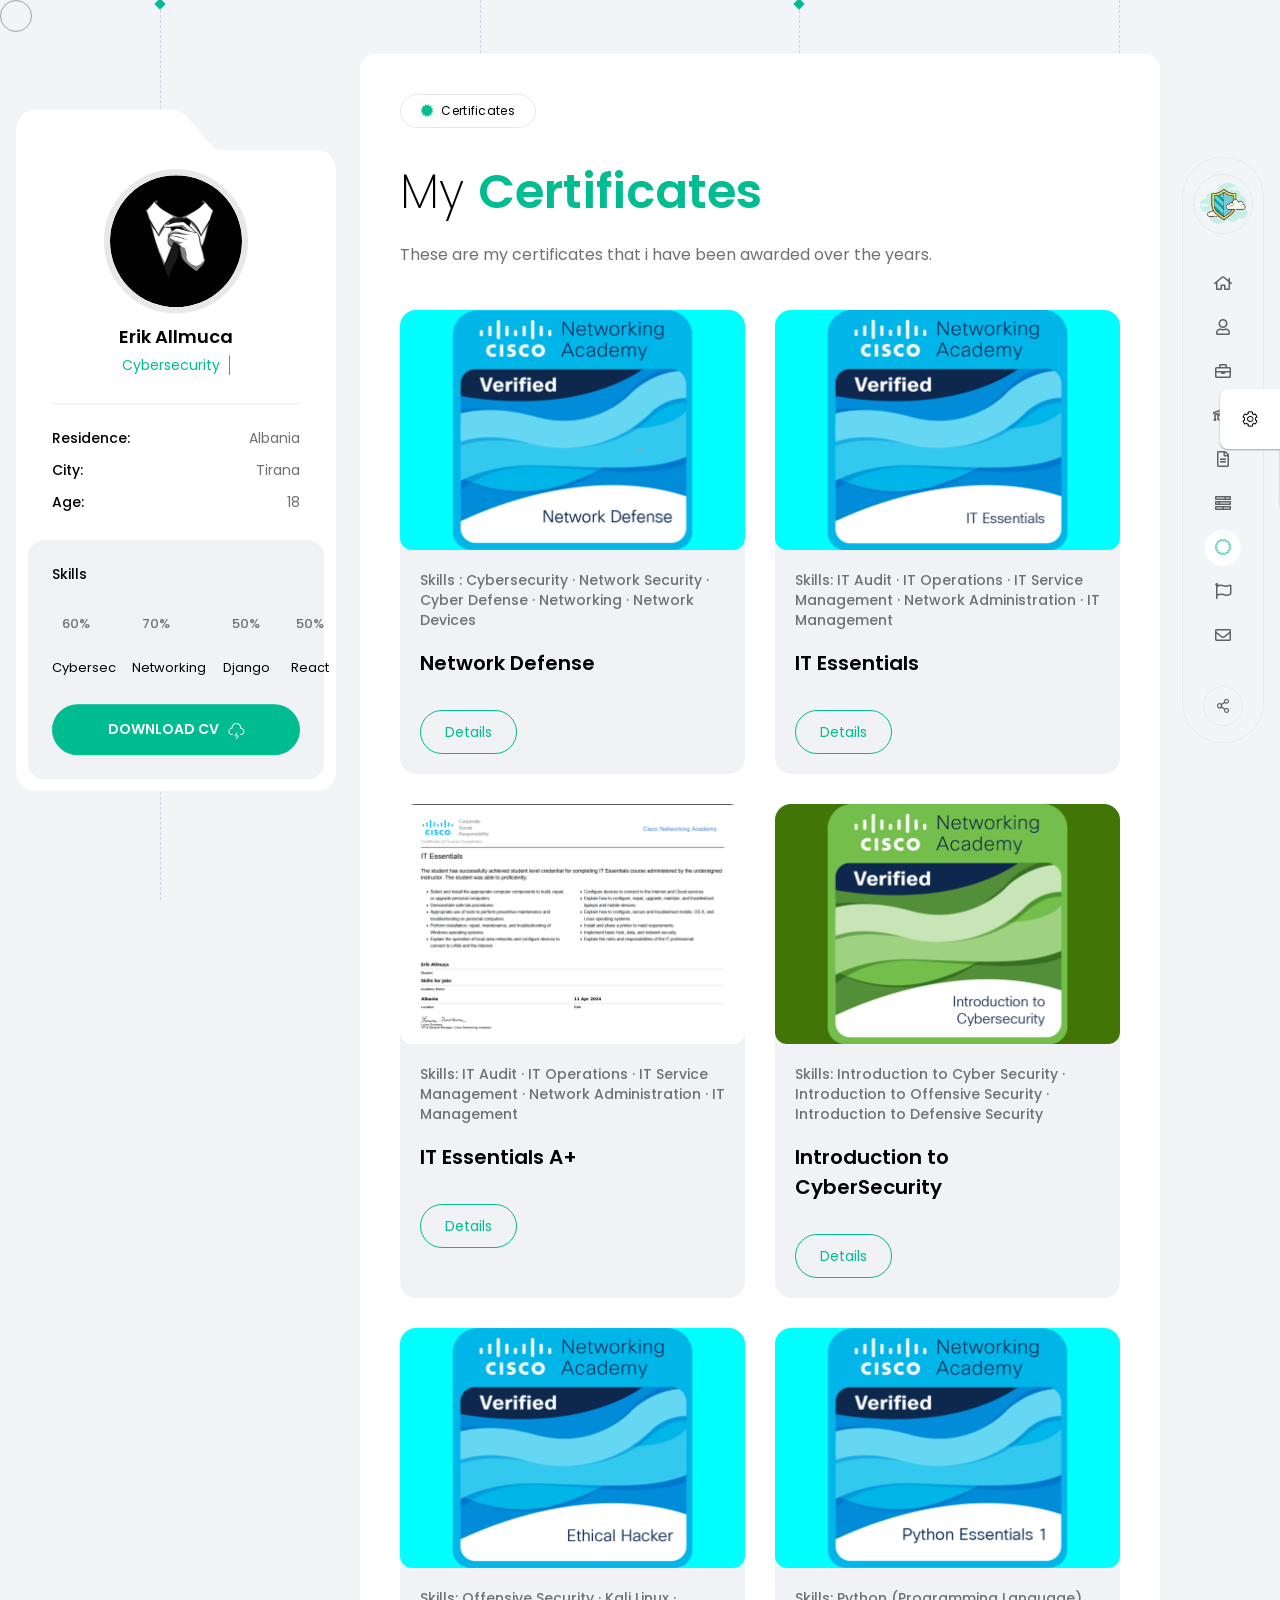
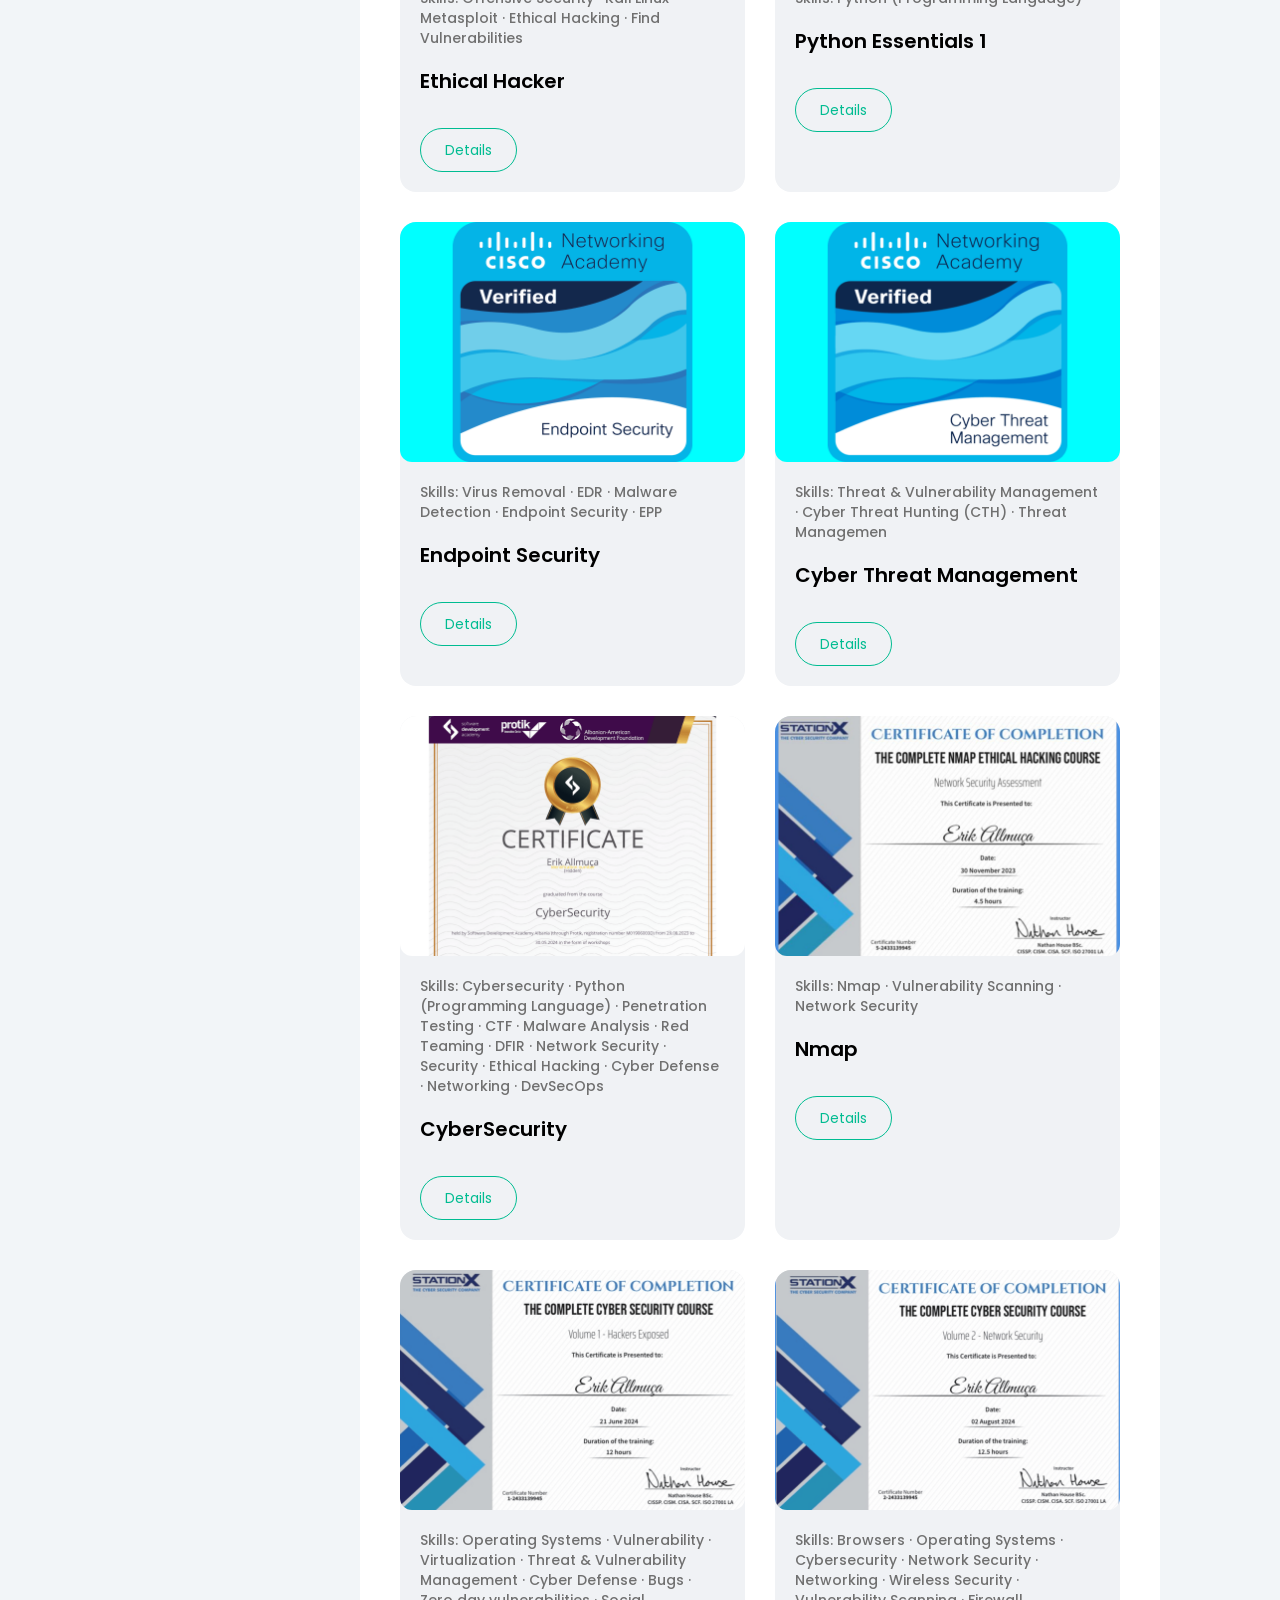
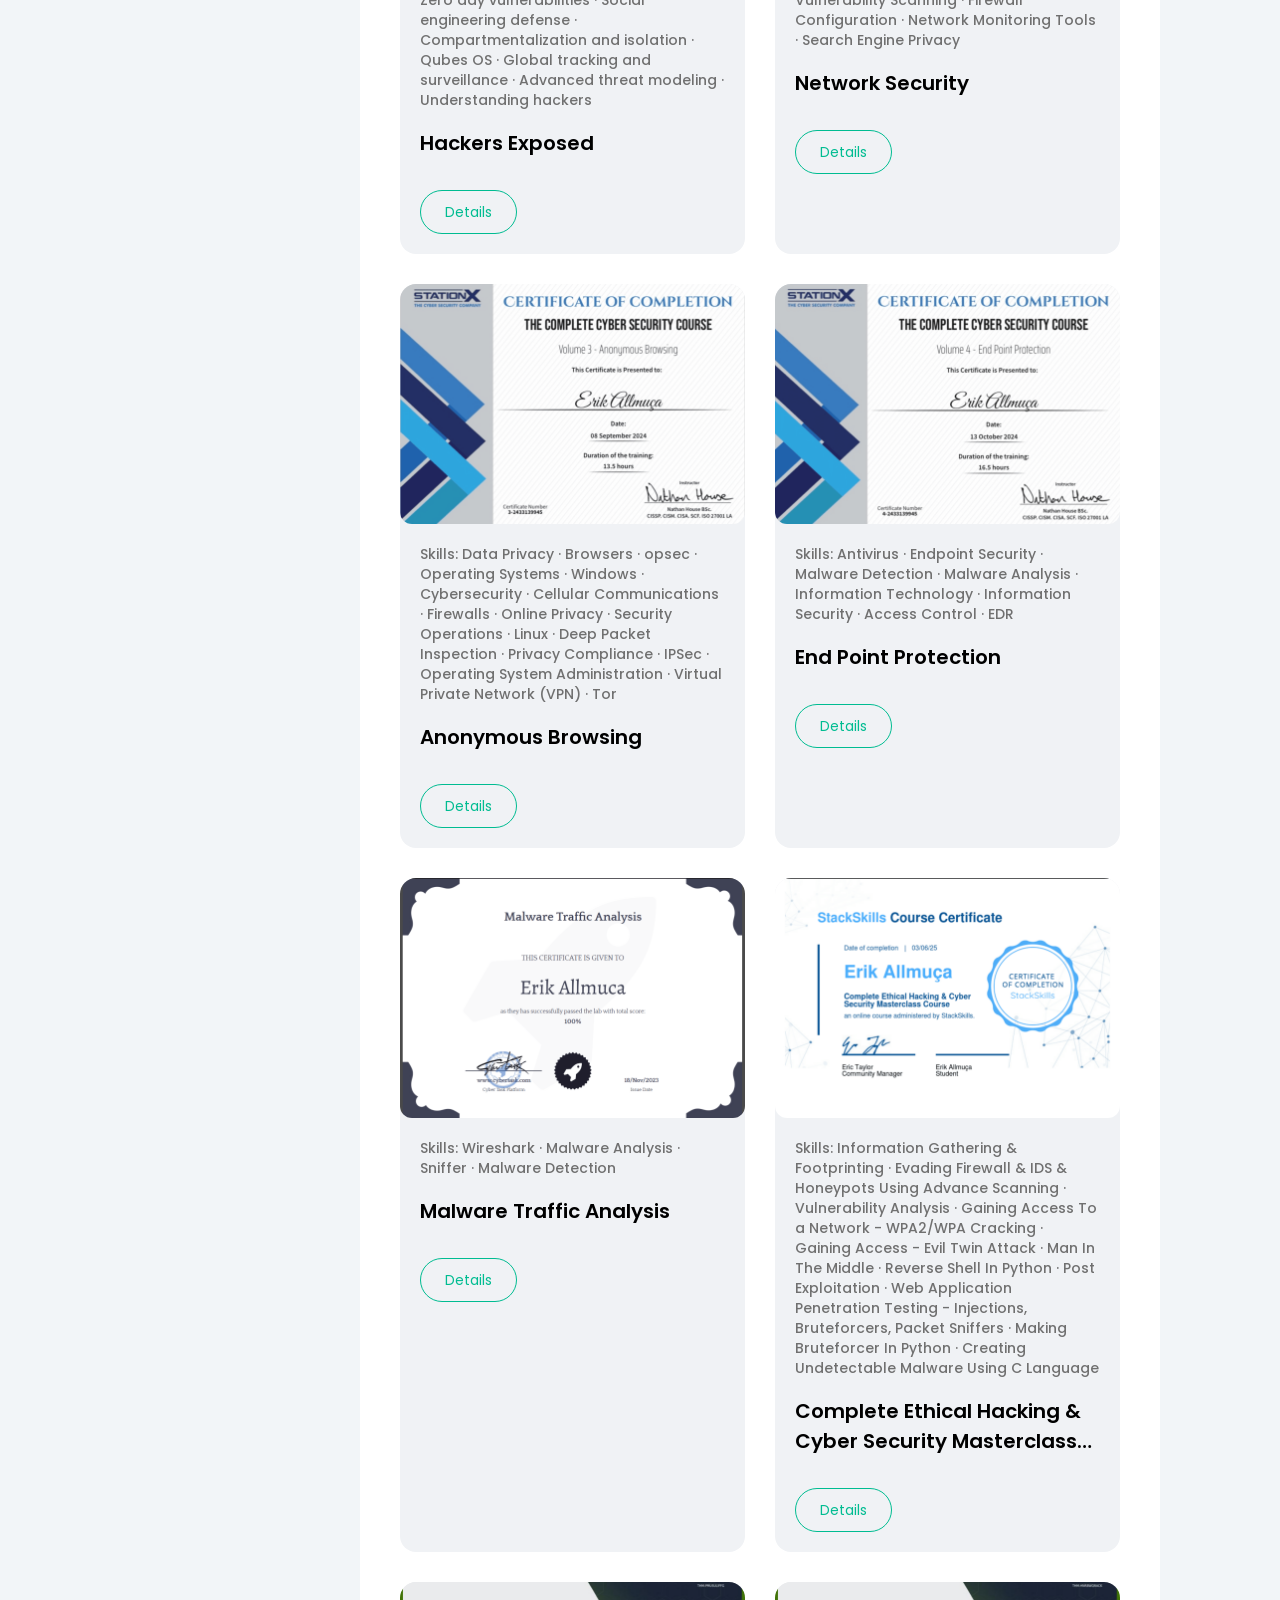
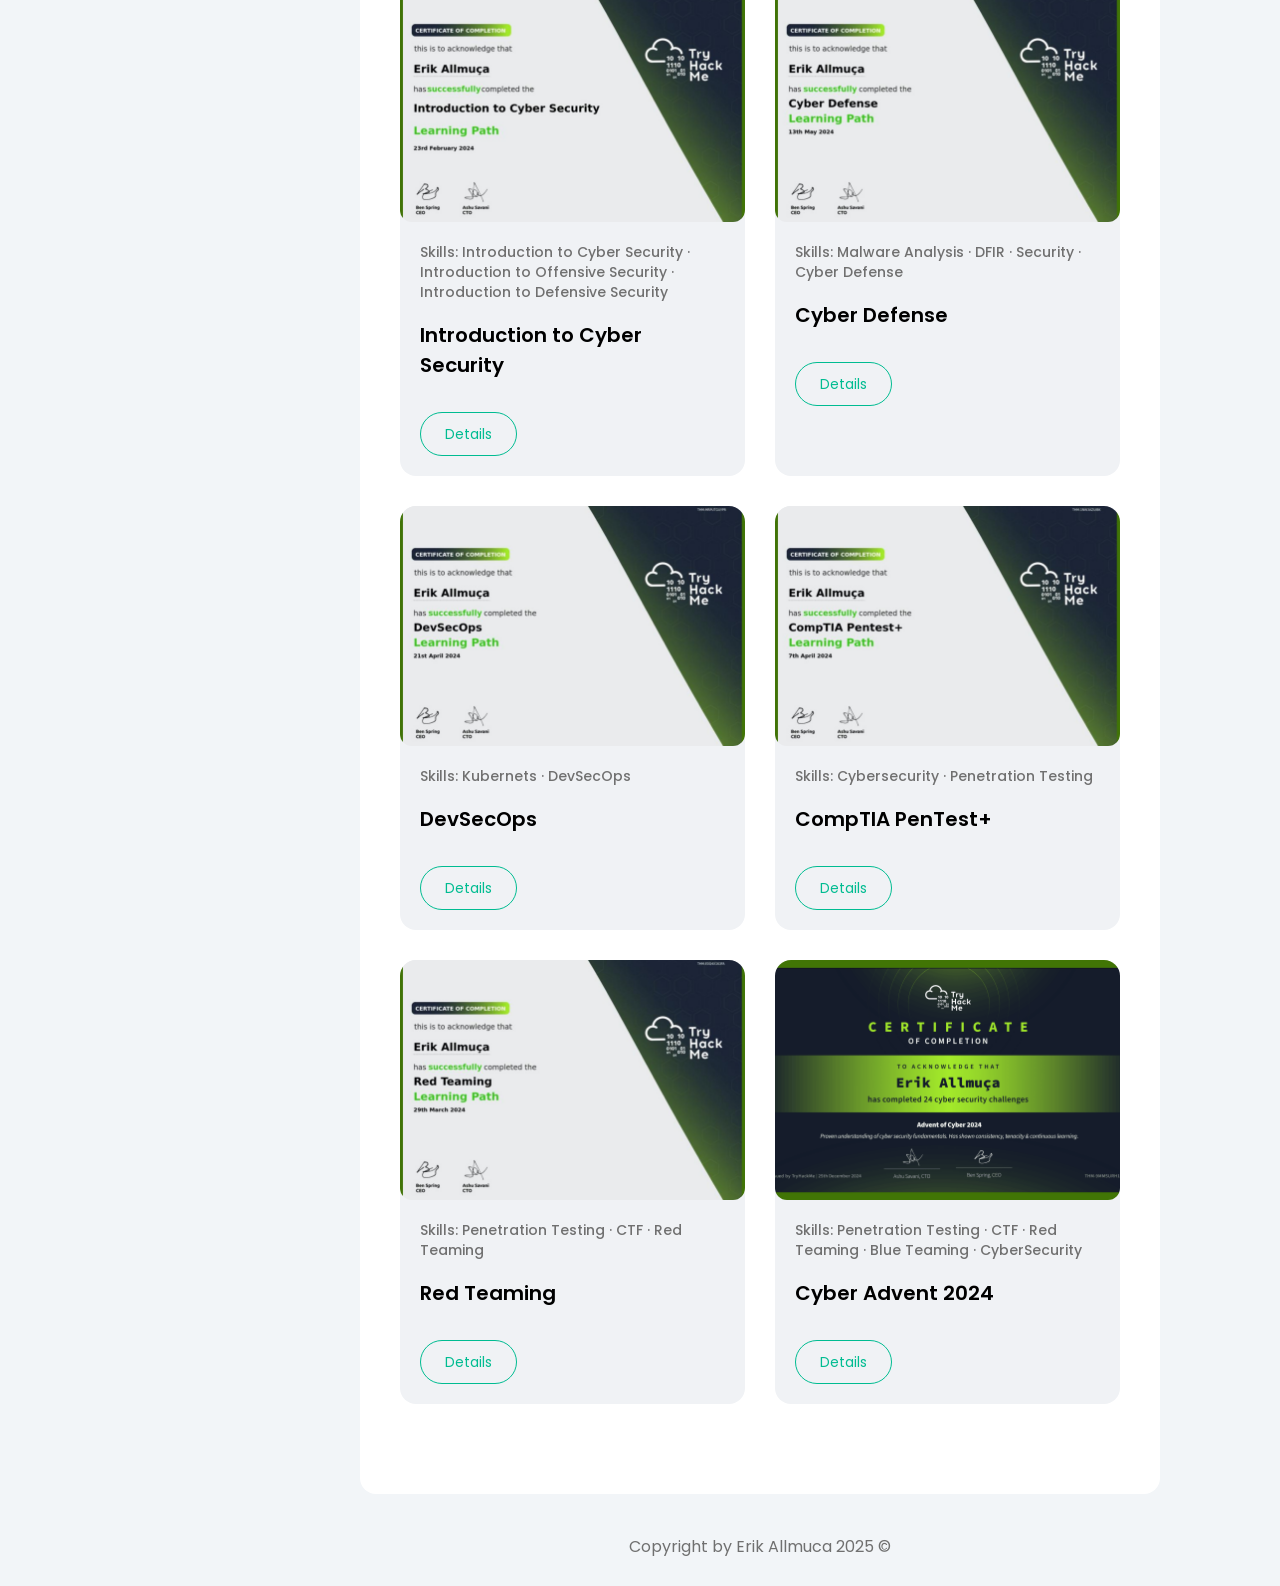
<file: personal-resume/all-blogs.html>
<!DOCTYPE html>
<html lang="en" class="">

<head>
    <!-- Basic Page Needs
    ================================================== -->
    <meta charset="UTF-8">
    <meta http-equiv="X-UA-Compatible" content="IE=edge">

    <!-- Specific Meta
    ================================================== -->
    <meta name="viewport" 
        content="width=device-width, initial-scale=1.0, shrink-to-fit=no">
    <meta name="keyword"
        content="resume, cv, portfolio, vcard, responsive, retina, jquery, css3, tailwindcss, material CV, creative, designer, developer, online cv, online resume, powerful portfolio, professional, landing page">
    <meta name="description" 
        content="Minfo vCard/Resume TailwindCSS HTML Template">
    <meta name="author" 
        content="Themearray">

    <!-- Site Title
    ================================================== -->
    <title>Personal Portofolio</title>

    <!-- Site Favicon
    ================================================== -->
    <link rel="shortcut icon" href="assets/img/user-sidebar-thumb.png" sizes="any">

    <!-- Google Fonts
    ================================================== -->
    <link rel="preconnect" href="https://fonts.googleapis.com">
    <link rel="preconnect" href="https://fonts.gstatic.com" crossorigin>
    <link href="https://fonts.googleapis.com/css2?family=Poppins:wght@200;300;400;500;600;700&display=swap"
        rel="stylesheet">

    <!-- All CSS Here
    ================================================== -->
    <link rel="stylesheet" href="assets/css/fontAwesome5Pro.css">
    <link rel="stylesheet" href="assets/css/cdheadline.css">
    <link rel="stylesheet" href="assets/css/swiper-bundle.min.css">
    <link rel="stylesheet" href="assets/css/style.min.css">

</head>

<body class="relative custom_cursor">
    <!-- Custom Cursor Start -->
    <div
        class="custom_cursor_one fixed top-0 left-0 w-8 h-8 border border-gray-400 rounded-full pointer-events-none">
    </div>
    <div
        class="custom_cursor_two w-1 h-1 rounded-full border border-gray-400 bg-metborder-gray-400 fixed pointer-events-none left-1/2 top-1/2 -translate-x-1/2 -translate-y-1/2">
    </div>
    <!-- Custom Cursor End -->


    <!-- App Preloader Start -->
    <div id="preloader">
        <div class="loader_line"></div>
        <div class="absolute w-20 h-20 transition-all delay-300 -translate-x-1/2 -translate-y-1/2 rounded-full logo top-1/2 left-1/2 bg-nightBlack border-greyBlack flex-center">
            <img src="assets/img/site-logo.svg" alt="Minfo">
        </div>
    </div>
    <!-- App Preloader End -->


    <!-- App Start -->
    <div class="relative pt-10 minfo__app max-xl:pt-18">
        <div
            class="menu-overlay fixed top-0 left-0 w-full h-full bg-black/60 transition-all duration-200 z-999 opacity-0 invisible [&.is-menu-open]:visible [&.is-menu-open]:opacity-100 ">
        </div>
        <div class="max-lg:px-4">

            <!-- Mobile Menu Bar Start -->
            <div
                class="fixed top-0 left-0 right-0 z-50 flex items-center justify-between p-2 px-3 bg-white/10 mobile-menu-bar sm:px-6 backdrop-blur-md xl:hidden">
                <div class="text-lg font-medium name">
                    <a href="index.html" class="flex items-center gap-2 text-black dark:text-white">
                        <img src="assets/img/site-logo.svg" alt="Minfo">
                        <span>Personal Portofolio</span>
                    </a>
                </div>
                <!-- Mobile Hamburger Menu Start -->
                <button
                    class="w-12 h-12 border rounded-full hamburger menu_toggle bg-white dark:bg-nightBlack border-platinum dark:border-greyBlack flex-center"
                    type="button"
                    aria-label="Open Mobile Menu">
                    <svg viewBox="0 0 20 12" class="w-6"
                        xmlns="http://www.w3.org/2000/svg">
                        <path fill-rule="evenodd" clip-rule="evenodd"
                            d="M5.33333 11.3333C5.33333 11.1565 5.40357 10.987 5.5286 10.8619C5.65362 10.7369 5.82319 10.6667 6 10.6667H19.3333C19.5101 10.6667 19.6797 10.7369 19.8047 10.8619C19.9298 10.987 20 11.1565 20 11.3333C20 11.5101 19.9298 11.6797 19.8047 11.8047C19.6797 11.9298 19.5101 12 19.3333 12H6C5.82319 12 5.65362 11.9298 5.5286 11.8047C5.40357 11.6797 5.33333 11.5101 5.33333 11.3333ZM2.66667 6C2.66667 5.82319 2.7369 5.65362 2.86193 5.5286C2.98695 5.40357 3.15652 5.33333 3.33333 5.33333H16.6667C16.8435 5.33333 17.013 5.40357 17.1381 5.5286C17.2631 5.65362 17.3333 5.82319 17.3333 6C17.3333 6.17681 17.2631 6.34638 17.1381 6.4714C17.013 6.59643 16.8435 6.66667 16.6667 6.66667H3.33333C3.15652 6.66667 2.98695 6.59643 2.86193 6.4714C2.7369 6.34638 2.66667 6.17681 2.66667 6ZM0 0.666667C0 0.489856 0.0702379 0.320287 0.195262 0.195262C0.320286 0.070238 0.489856 0 0.666667 0H14C14.1768 0 14.3464 0.070238 14.4714 0.195262C14.5964 0.320287 14.6667 0.489856 14.6667 0.666667C14.6667 0.843478 14.5964 1.01305 14.4714 1.13807C14.3464 1.2631 14.1768 1.33333 14 1.33333H0.666667C0.489856 1.33333 0.320286 1.2631 0.195262 1.13807C0.0702379 1.01305 0 0.843478 0 0.666667Z"
                            class="fill-theme dark:fill-white" />
                    </svg>
                </button>
                <!-- Mobile Hamburger Menu End -->
            </div>
            <!-- Mobile Menu Bar End -->

            <!-- Mobile Menu Sidebar Start -->
            <div
                class="mobile-menu fixed top-0 -right-full w-full max-w-mobilemenu bg-flashWhite dark:bg-nightBlack z-999 h-full xl:hidden transition-all duration-300 [&.is-menu-open]:right-0 py-12 px-8 overflow-y-scroll">
                <button
                    class="absolute flex items-center justify-center w-9 h-9 text-sm text-white rounded-full close-menu top-4 right-4 bg-greyBlack" aria-label="Close Menu">
                    <i class="fal fa-times"></i>
                </button>
                <div class="mb-6 text-lg font-medium text-black dark:text-white menu-title">
                    Menu
                </div>
                <ul class="space-y-5 font-normal main-menu *:relative">
                    <li class="group active">
                        <a href="index.html#home" class="flex items-center space-x-2 group">
                            <span class="w-5 text-black dark:text-white group-[&.active]:text-theme">
                                <i class="fal fa-home"></i>
                            </span>
                            <span class="group-[&.active]:text-theme dark:group-[&.active]:text-white group-hover:text-theme transition-colors">
                                Home
                            </span>
                        </a>
                    </li>
                    <li class="group">
                        <a href="index.html#about" class="flex items-center space-x-2 group">
                            <span class="w-5 text-black dark:text-white group-[&.active]:text-theme">
                                <i class="fal fa-user"></i>
                            </span>
                            <span class="group-[&.active]:text-theme dark:group-[&.active]:text-white group-hover:text-theme transition-colors">
                                About
                            </span>
                        </a>
                    </li>
                    <li class="group">
                        <a href="index.html#service" class="flex items-center space-x-2 group">
                            <span class="w-5 text-black dark:text-white group-[&.active]:text-theme">
                                <i class="fal fa-briefcase"></i>
                            </span>
                            <span class="group-[&.active]:text-theme dark:group-[&.active]:text-white group-hover:text-theme transition-colors">
                                Service
                            </span>
                        </a>
                    </li>
                    <li class="group">
                        <a href="index.html#skill" class="flex items-center space-x-2 group">
                            <span class="w-5 text-black dark:text-white group-[&.active]:text-theme">
                                <i class="fal fa-graduation-cap"></i>
                            </span>
                            <span class="group-[&.active]:text-theme dark:group-[&.active]:text-white group-hover:text-theme transition-colors">
                                Skills
                            </span>
                        </a>
                    </li>
                    <li class="group">
                        <a href="index.html#resume" class="flex items-center space-x-2 group">
                            <span class="w-5 text-black dark:text-white group-[&.active]:text-theme">
                                <i class="fal fa-file-alt"></i>
                            </span>
                            <span class="group-[&.active]:text-theme dark:group-[&.active]:text-white group-hover:text-theme transition-colors">
                                Resume
                            </span>
                        </a>
                    </li>
                    <li class="group">
                        <a href="index.html#portfolio" class="flex items-center space-x-2 group">
                            <span class="w-5 text-black dark:text-white group-[&.active]:text-theme">
                                <i class="fal fa-tasks-alt"></i>
                            </span>
                            <span class="group-[&.active]:text-theme dark:group-[&.active]:text-white group-hover:text-theme transition-colors">
                                Poftfolio
                            </span>
                        </a>
                    </li>
                    <li class="group">
                        <a href="index.html#certificates" class="flex items-center space-x-2 group">
                            <span class="w-5 text-black dark:text-white group-[&.active]:text-theme">
                                <i class="fa fa-certificate"></i>
                            </span>
                            <span class="group-[&.active]:text-theme dark:group-[&.active]:text-white group-hover:text-theme transition-colors">
                                Certificates
                            </span>
                        </a>
                    </li>
                    <li class="group">
                        <a href="index.html#testimonial" class="flex items-center space-x-2 group">
                            <span class="w-5 text-black dark:text-white group-[&.active]:text-theme">
                                <i class="fal fa-comment-alt-lines"></i>
                            </span>
                            <span class="group-[&.active]:text-theme dark:group-[&.active]:text-white group-hover:text-theme transition-colors">
                                Testimonial
                            </span>
                        </a>
                    </li>
                    <li class="group">
                        <a href="index.html#contact" class="flex items-center space-x-2 group">
                            <span class="w-5 text-black dark:text-white group-[&.active]:text-theme">
                                <i class="fal fa-envelope"></i>
                            </span>
                            <span class="group-[&.active]:text-theme dark:group-[&.active]:text-white group-hover:text-theme transition-colors">
                                Contact
                            </span>
                        </a>
                    </li>
                </ul>
                <br><br>
                <div class="mb-4 font-medium text-black dark:text-white menu-title text-md">
                    Get in Touch
                </div>
                <!-- Social Share Icon Start  -->
                <div class="flex items-center space-x-4 social-icons *:flex">
                    <a href="#" title="Share with Linkedin">
                        <i class="fab fa-linkedin-in"></i>
                    </a>
                    <a href="#" title="Share with X">
                        <i class="fab fa-github"></i>
                    </a>
                </div>
                <!-- Social Share Icon End  -->
            </div>
            <!-- Mobile Menu Sidebar End -->

            <!-- Sidebar Profile Start -->
            <div
                class="w-full mx-auto minfo__sidebar__wrapper xl:fixed xl:top-1/2 xl:left-4 2xl:left-14 xl:-translate-y-1/2 md:max-w-sidebar xl:max-2xl:max-w-xs z-999">

                <div class="p-3 max-xl:mb-3 overflow-hidden minfo__sidebar bg-white dark:bg-nightBlack rounded-2xl">
                    <div class="mx-4 mt-12 text-center user-info lg:mx-6">
                        <a href="index.html"
                            class="w-36 h-36 mb-2.5 block mx-auto border-6 border-platinum dark:border-[#2f2f2f] overflow-hidden rounded-full *:w-full *:h-full *:rounded-full">
                            <img 
                                src="assets/img/user-sidebar.png" 
                                class="hidden dark:block "
                                alt="Erik Allmuca"> <!--Image for Dark Version -->
                            <img 
                                src="assets/img/user-sidebar.png" 
                                class="dark:hidden"
                                alt="Erik Allmuca"> <!--Image for Light Version -->
                        </a>
                        <h6 class="mb-1 text-lg font-semibold text-black dark:text-white name">Erik Allmuca</h6>
                        <div class="leading-none cd-headline clip is-full-width">
                            <h6 class="text-sm cd-words-wrapper designation text-theme after:!bg-theme *:font-normal">
                                <b class="is-visible">Cybersecurity</b>
                                <b>Full stack Developer</b>
                                <b>Networking</b>
                            </h6>
                        </div>
                    </div>
                    <div class="pt-6 mx-4 border-t lg:mx-6 user-meta-info md:mx-7 my-7 border-platinum dark:border-metalBlack">
                        <ul class="space-y-3 *:flex *:text-sm">
                            <li>
                                <span class="flex-1 font-medium text-black dark:text-white">Residence:</span>
                                <span>Albania</span>
                            </li>
                            <li>
                                <span class="flex-1 font-medium text-black dark:text-white">City:</span>
                                <span>Tirana</span>
                            </li>
                            <li>
                                <span class="flex-1 font-medium text-black dark:text-white">Age:</span>
                                <span>18</span>
                            </li>
                        </ul>
                    </div>

                    <div class="px-4 py-5 lg:py-6 lg:px-6 rounded-2xl md:px-8 bg-flashWhite dark:bg-metalBlack">
                        <div class="text-sm font-medium text-black dark:text-white">Skills</div>
                        <div class="flex items-center justify-between my-4 space-x-4 skills_circle *:space-y-2 *:text-center">
                            <div class="progressCircle">
                                <div class="relative w-12 h-12 circle" data-percent="60" data-circlefill="#00BC91" data-circleempty="#777777">
                                    <div class="absolute inset-0 text-[13px] font-medium label flex-center">60%</div>
                                </div>
                                <p class="text-[13px] font-normal dark:font-light text-black dark:text-white/90">Cybersec</p>
                            </div>
                            <div class="progressCircle">
                                <div class="relative w-12 h-12 circle" data-percent="70" data-circlefill="#00BC91" data-circleempty="#777777">
                                    <div class="absolute inset-0 text-[13px] font-medium label flex-center">70%</div>
                                </div>
                                <p class="text-[13px] font-normal dark:font-light text-black dark:text-white/90">Networking</p>
                            </div>
                            <div class="progressCircle">
                                <div class="relative w-12 h-12 circle" data-percent="50" data-circlefill="#00BC91" data-circleempty="#777777">
                                    <div class="absolute inset-0 text-[13px] font-medium label flex-center">50%</div>
                                </div>
                                <p class="text-[13px] font-normal dark:font-light text-black dark:text-white/90">Django</p>
                            </div>
                            <div class="progressCircle">
                                <div class="relative w-12 h-12 circle" data-percent="50" data-circlefill="#00BC91" data-circleempty="#777777">
                                    <div class="absolute inset-0 text-[13px] font-medium label flex-center">50%</div>
                                </div>
                                <p class="text-[13px] font-normal dark:font-light text-black dark:text-white/90">React</p>
                            </div>
                        </div>
                        <div class="mt-6">
                            <a href="#" download
                                class="text-center text-sm border border-theme bg-theme flex items-center justify-center gap-2 text-white rounded-4xl py-3.5 transition duration-300 text-[15px] font-semibold hover:bg-themeHover hover:border-themeHover">
                                DOWNLOAD CV
                                <span class="animate-bounce">
                                    <svg width="18" height="18" viewBox="0 0 15 16" fill="none"
                                        xmlns="http://www.w3.org/2000/svg">
                                        <path
                                            d="M12.0724 4.92378C12.0726 4.91034 12.0726 4.89691 12.0726 4.88368C12.0726 2.53968 10.1657 0.632812 7.82171 0.632812C5.47771 0.632812 3.57084 2.53968 3.57084 4.88368C3.57084 4.89691 3.57084 4.91055 3.57104 4.92378C1.95417 5.0992 0.691406 6.47267 0.691406 8.13554C0.691406 9.91704 2.14059 11.3662 3.92209 11.3662H4.33138C4.55606 11.3662 4.7384 11.1839 4.7384 10.9592C4.7384 10.7345 4.55606 10.5522 4.33138 10.5522H3.92209C2.58952 10.5522 1.50544 9.46811 1.50544 8.13554C1.50544 6.80297 2.58952 5.71888 3.92209 5.71888H4.00309C4.11868 5.71888 4.22898 5.66963 4.30611 5.58355C4.38345 5.49726 4.42028 5.38248 4.40766 5.2673C4.3924 5.12769 4.38487 5.00233 4.38487 4.88348C4.38487 2.98842 5.92665 1.44664 7.82171 1.44664C9.71678 1.44664 11.2586 2.98842 11.2586 4.88348C11.2586 5.00233 11.251 5.12769 11.2358 5.2673C11.2231 5.38228 11.26 5.49726 11.3373 5.58355C11.4144 5.66963 11.5247 5.71888 11.6403 5.71888H11.7217C13.0541 5.71888 14.138 6.80297 14.138 8.13554C14.138 9.46811 13.0541 10.5522 11.7217 10.5522H11.288C11.0634 10.5522 10.881 10.7345 10.881 10.9592C10.881 11.1839 11.0634 11.3662 11.288 11.3662H11.7217C13.5028 11.3662 14.952 9.91704 14.952 8.13554C14.952 6.47247 13.6892 5.099 12.0724 4.92378Z"
                                            fill="white" />
                                        <path
                                            d="M6.26314 11.942C6.0877 12.1876 6.26327 12.5288 6.5651 12.5288H8.81272L7.3764 14.5396C7.25728 14.7064 7.29591 14.9382 7.46268 15.0573C7.62945 15.1764 7.86122 15.1378 7.98034 14.971L9.83579 12.3734C10.0112 12.1278 9.83566 11.7866 9.53382 11.7866H7.2862L8.72252 9.77578C8.84164 9.609 8.80302 9.37724 8.63624 9.25811C8.46947 9.13899 8.23771 9.17762 8.11858 9.34439L6.26314 11.942Z"
                                            fill="white" />
                                    </svg>
                                </span>
                            </a>
                        </div>
                    </div>

                    <svg class="absolute w-0 h-0">
                        <clipPath id="my-clip-path" clipPathUnits="objectBoundingBox" stroke="white" stroke-width="2">
                            <path
                                d="M0.001,0.031 C0.001,0.014,0.026,0.001,0.055,0.001 H0.492 C0.506,0.001,0.52,0.004,0.53,0.009 L0.61,0.052 C0.62,0.057,0.634,0.06,0.649,0.06 H0.947 C0.977,0.06,1,0.074,1,0.091 V0.971 C1,0.987,0.977,1,0.947,1 H0.055 C0.026,1,0.001,0.987,0.001,0.971 V0.031">
                            </path>
                        </clipPath>
                    </svg>
                </div>

            </div>
            <!-- Sidebar Profile End -->

            <!-- Nav/Navigation Start -->
            <div
                class="minfo__nav__wrapper bg-snowWhite dark:bg-power__black max-xl:hidden fixed top-1/2 -translate-y-1/2 right-4 2xl:right-14 z-999 flex items-center flex-col gap-4 border border-platinum dark:border-metalBlack rounded-4xl px-2.5 py-4">

                <!-- Site Logo Start -->
                <div class="flex border rounded-full logo w-15 h-15 border-platinum dark:border-metalBlack flex-center hover:bg-white dark:hover:bg-metalBlack">
                    <a href="index.html">
                        <img src="assets/img/site-logo.svg" alt="Minfo">
                    </a>
                </div>
                <!-- Site Logo Start -->


                <!-- Main Menu/Navigation Start -->
                <div class="my-4 menu">
                    <ul class="space-y-2 text-center *:relative">
                        <li class="group">
                            <a href="index.html#home"
                                class="w-9 h-9 rounded-full flex-center group-[&.active]:bg-white dark:group-[&.active]:bg-metalBlack group-hover:bg-white dark:group-hover:bg-metalBlack transition-all duration-300 before:content-[attr(data-title)] before:absolute before:right-10 before:bg-white dark:before:bg-metalBlack before:text-sm text-theme dark:before:text-white before:px-4 before:py-2 before:rounded-md before:font-normal dark:before:font-light before:opacity-0 before:transition-all before:duration-200 group-hover:before:opacity-100 after:content-[''] after:absolute after:w-0 after:h-0 after:right-8 after:border-solid after:border-t-4 after:border-r-0 after:border-b-4 after:border-l-8 after:border-t-transparent after:border-r-transparent after:border-b-transparent after:border-l-white dark:after:border-l-metalBlack after:opacity-0 after:transition-all after:duration-200 group-hover:after:opacity-100"
                                data-title="Home">
                                <span class="text-black dark:text-white group-hover:text-theme group-[&.active]:text-theme">
                                    <i class="fal fa-home"></i>
                                </span>
                            </a>
                        </li>
                        <li class="group">
                            <a href="index.html#about"
                                class="w-9 h-9 rounded-full flex-center group-[&.active]:bg-white dark:group-[&.active]:bg-metalBlack group-hover:bg-white dark:group-hover:bg-metalBlack transition-all duration-300 before:content-[attr(data-title)] before:absolute before:right-10 before:bg-white dark:before:bg-metalBlack before:text-sm text-theme dark:before:text-white before:px-4 before:py-2 before:rounded-md before:font-normal dark:before:font-light before:opacity-0 before:transition-all before:duration-200 group-hover:before:opacity-100 after:content-[''] after:absolute after:w-0 after:h-0 after:right-8 after:border-solid after:border-t-4 after:border-r-0 after:border-b-4 after:border-l-8 after:border-t-transparent after:border-r-transparent after:border-b-transparent after:border-l-white dark:after:border-l-metalBlack after:opacity-0 after:transition-all after:duration-200 group-hover:after:opacity-100"
                                data-title="About">
                                <span class="text-black dark:text-white group-hover:text-theme group-[&.active]:text-theme">
                                    <i class="fal fa-user"></i>
                                </span>
                            </a>
                        </li>
                        <li class="group">
                            <a href="index.html#service"
                                class="w-9 h-9 rounded-full flex-center group-[&.active]:bg-white dark:group-[&.active]:bg-metalBlack group-hover:bg-white dark:group-hover:bg-metalBlack transition-all duration-300 before:content-[attr(data-title)] before:absolute before:right-10 before:bg-white dark:before:bg-metalBlack before:text-sm text-theme dark:before:text-white before:px-4 before:py-2 before:rounded-md before:font-normal dark:before:font-light before:opacity-0 before:transition-all before:duration-200 group-hover:before:opacity-100 after:content-[''] after:absolute after:w-0 after:h-0 after:right-8 after:border-solid after:border-t-4 after:border-r-0 after:border-b-4 after:border-l-8 after:border-t-transparent after:border-r-transparent after:border-b-transparent after:border-l-white dark:after:border-l-metalBlack after:opacity-0 after:transition-all after:duration-200 group-hover:after:opacity-100"
                                data-title="Service">
                                <span class="text-black dark:text-white group-hover:text-theme group-[&.active]:text-theme">
                                    <i class="fal fa-briefcase"></i>
                                </span>
                            </a>
                        </li>
                        <li class="group">
                            <a href="index.html#skill"
                                class="w-9 h-9 rounded-full flex-center group-[&.active]:bg-white dark:group-[&.active]:bg-metalBlack group-hover:bg-white dark:group-hover:bg-metalBlack transition-all duration-300 before:content-[attr(data-title)] before:absolute before:right-10 before:bg-white dark:before:bg-metalBlack before:text-sm text-theme dark:before:text-white before:px-4 before:py-2 before:rounded-md before:font-normal dark:before:font-light before:opacity-0 before:transition-all before:duration-200 group-hover:before:opacity-100 after:content-[''] after:absolute after:w-0 after:h-0 after:right-8 after:border-solid after:border-t-4 after:border-r-0 after:border-b-4 after:border-l-8 after:border-t-transparent after:border-r-transparent after:border-b-transparent after:border-l-white dark:after:border-l-metalBlack after:opacity-0 after:transition-all after:duration-200 group-hover:after:opacity-100"
                                data-title="Skills">
                                <span class="text-black dark:text-white group-hover:text-theme group-[&.active]:text-theme">
                                    <i class="fal fa-graduation-cap"></i>
                                </span>
                            </a>
                        </li>
                        <li class="group">
                            <a href="index.html#resume"
                                class="w-9 h-9 rounded-full flex-center group-[&.active]:bg-white dark:group-[&.active]:bg-metalBlack group-hover:bg-white dark:group-hover:bg-metalBlack transition-all duration-300 before:content-[attr(data-title)] before:absolute before:right-10 before:bg-white dark:before:bg-metalBlack before:text-sm text-theme dark:before:text-white before:px-4 before:py-2 before:rounded-md before:font-normal dark:before:font-light before:opacity-0 before:transition-all before:duration-200 group-hover:before:opacity-100 after:content-[''] after:absolute after:w-0 after:h-0 after:right-8 after:border-solid after:border-t-4 after:border-r-0 after:border-b-4 after:border-l-8 after:border-t-transparent after:border-r-transparent after:border-b-transparent after:border-l-white dark:after:border-l-metalBlack after:opacity-0 after:transition-all after:duration-200 group-hover:after:opacity-100"
                                data-title="Resume">
                                <span class="text-black dark:text-white group-hover:text-theme group-[&.active]:text-theme">
                                    <i class="fal fa-file-alt"></i>
                                </span>
                            </a>
                        </li>
                        <li class="group">
                            <a href="index.html#portfolio"
                                class="w-9 h-9 rounded-full flex-center group-[&.active]:bg-white dark:group-[&.active]:bg-metalBlack group-hover:bg-white dark:group-hover:bg-metalBlack transition-all duration-300 before:content-[attr(data-title)] before:absolute before:right-10 before:bg-white dark:before:bg-metalBlack before:text-sm text-theme dark:before:text-white before:px-4 before:py-2 before:rounded-md before:font-normal dark:before:font-light before:opacity-0 before:transition-all before:duration-200 group-hover:before:opacity-100 after:content-[''] after:absolute after:w-0 after:h-0 after:right-8 after:border-solid after:border-t-4 after:border-r-0 after:border-b-4 after:border-l-8 after:border-t-transparent after:border-r-transparent after:border-b-transparent after:border-l-white dark:after:border-l-metalBlack after:opacity-0 after:transition-all after:duration-200 group-hover:after:opacity-100"
                                data-title="Poftfolio">
                                <span class="text-black dark:text-white group-hover:text-theme group-[&.active]:text-theme">
                                    <i class="fal fa-tasks-alt"></i>
                                </span>
                            </a>
                        </li>
                        <li class="group active">
                            <a href="index.html#certificates"
                                class="w-9 h-9 rounded-full flex-center group-[&.active]:bg-white dark:group-[&.active]:bg-metalBlack group-hover:bg-white dark:group-hover:bg-metalBlack transition-all duration-300 before:content-[attr(data-title)] before:absolute before:right-10 before:bg-white dark:before:bg-metalBlack before:text-sm text-theme dark:before:text-white before:px-4 before:py-2 before:rounded-md before:font-normal dark:before:font-light before:opacity-0 before:transition-all before:duration-200 group-hover:before:opacity-100 after:content-[''] after:absolute after:w-0 after:h-0 after:right-8 after:border-solid after:border-t-4 after:border-r-0 after:border-b-4 after:border-l-8 after:border-t-transparent after:border-r-transparent after:border-b-transparent after:border-l-white dark:after:border-l-metalBlack after:opacity-0 after:transition-all after:duration-200 group-hover:after:opacity-100"
                                data-title="Certificates">
                                <span class="text-black dark:text-white group-hover:text-theme group-[&.active]:text-theme">
                                    <i class="fa fa-certificate"></i>
                                </span>
                            </a>
                        </li>
                        <li class="group">
                            <a href="index.html#CTF"
                                class="w-9 h-9 rounded-full flex-center group-[&.active]:bg-white dark:group-[&.active]:bg-metalBlack group-hover:bg-white dark:group-hover:bg-metalBlack transition-all duration-300 before:content-[attr(data-title)] before:absolute before:right-10 before:bg-white dark:before:bg-metalBlack before:text-sm text-theme dark:before:text-white before:px-4 before:py-2 before:rounded-md before:font-normal dark:before:font-light before:opacity-0 before:transition-all before:duration-200 group-hover:before:opacity-100 after:content-[''] after:absolute after:w-0 after:h-0 after:right-8 after:border-solid after:border-t-4 after:border-r-0 after:border-b-4 after:border-l-8 after:border-t-transparent after:border-r-transparent after:border-b-transparent after:border-l-white dark:after:border-l-metalBlack after:opacity-0 after:transition-all after:duration-200 group-hover:after:opacity-100"
                                data-title="CTF">
                                <span class="text-black dark:text-white group-hover:text-theme group-[&.active]:text-theme">
                                    <i class="fal fa-flag"></i>
                                </span>
                            </a>
                        </li>
                        <li class="group">
                            <a href="index.html#contact"
                                class="w-9 h-9 rounded-full flex-center group-[&.active]:bg-white dark:group-[&.active]:bg-metalBlack group-hover:bg-white dark:group-hover:bg-metalBlack transition-all duration-300 before:content-[attr(data-title)] before:absolute before:right-10 before:bg-white dark:before:bg-metalBlack before:text-sm text-theme dark:before:text-white before:px-4 before:py-2 before:rounded-md before:font-normal dark:before:font-light before:opacity-0 before:transition-all before:duration-200 group-hover:before:opacity-100 after:content-[''] after:absolute after:w-0 after:h-0 after:right-8 after:border-solid after:border-t-4 after:border-r-0 after:border-b-4 after:border-l-8 after:border-t-transparent after:border-r-transparent after:border-b-transparent after:border-l-white dark:after:border-l-metalBlack after:opacity-0 after:transition-all after:duration-200 group-hover:after:opacity-100"
                                data-title="Contact">
                                <span class="text-black dark:text-white group-hover:text-theme group-[&.active]:text-theme">
                                    <i class="fal fa-envelope"></i>
                                </span>
                            </a>
                        </li>
                    </ul>
                </div>
                <!-- Main Menu/Navigation End -->

                <!-- Share Button Wrapper Start -->
                <div class="relative share group">
                    <button
                        class="w-10 h-10 text-sm border rounded-full border-platinum dark:border-metalBlack flex-center group-hover:bg-white dark:group-hover:bg-metalBlack text-black dark:text-white"
                        aria-label="Share">
                        <i class="fal fa-share-alt"></i>
                    </button>

                    <!-- Social Share Icon Start  -->
                    <div
                        class="absolute bottom-0 flex items-center invisible px-5 py-6 space-x-3 transition-all duration-300 -translate-y-1/2 opacity-0 social-icons top-1/2 bg-white dark:bg-nightBlack rounded-4xl right-6 group-hover:opacity-100 group-hover:visible group-hover:right-10 -z-1 *:flex *:transition *:duration-200">
                        <a href="https://www.linkedin.com/in/erik-allmuça-2b0580261/" class="hover:text-theme" title="Share with Linkedin">
                            <i class="fab fa-linkedin-in"></i>
                        </a>
                        <a href="https://github.com/Essploit" class="hover:text-theme" title="Share with Github">
                            <i class="fab fa-github"></i>
                        </a>
                    </div>
                    <!-- Social Share Icon End  -->
                </div>
                <!-- Share Button Wrapper End -->

            </div>
            <!-- Nav/Navigation End -->

            <!-- Main Content Start -->
            <div class="minfo__contentBox relative mx-auto max-w-container xl:max-2xl:max-w-65rem">

                <!-- Blog Section Start -->
                <div class="py-5 xl:py-3.5 max-w-content xl:max-2xl:max-w-50rem max-xl:mx-auto xl:ml-auto">

                    <div class="px-5 py-8 md:p-8 bg-white dark:bg-nightBlack rounded-2xl service-section lg:p-10 2xl:p-13">
                        <div class="inline-flex items-center gap-2 px-4 py-2 text-xs tracking-wide text-black dark:text-white border lg:px-5 section-name border-platinum dark:border-greyBlack200 rounded-4xl">
                            <i class="fa fa-certificate text-theme"></i>
                            Certificates
                        </div>
                        <div class="mt-5 mb-8 md:my-10 section-title">
                            <h2
                                class="title text-[32px] md:text-4xl lg:text-5xl font-extralight text-black dark:text-white leading-1.27">
                                My <span class="font-semibold text-theme">Certificates</span>
                            </h2>
                            <p class="max-w-xl mt-4 md:mt-6 subtitle">
                                These are my certificates that i have been awarded over the years.
                            </p>
                        </div>

                        <div class="blog-list grid grid-cols-1 md:grid-cols-2 gap-7.5 *:overflow-hidden *:bg-flashWhite dark:*:bg-metalBlack *:items-center *:rounded-2xl">

                            <div class="article group">

                                <div class="flex col-span-12 overflow-hidden thumbnail sm:col-span-6 md:col-span-5">
                                    <a href="https://www.credly.com/users/erik-allmuca/" class="block w-full overflow-hidden rounded-xl">
                                        <img src="assets/img/blog/article1.png"
                                            class="object-cover object-center w-full h-full min-h-[288px] max-h-60 md:min-h-60 transition-all duration-300 ease-in-out group-hover:scale-105"
                                            alt="Post Title">
                                    </a>
                                </div>

                                <div class="relative flex flex-col col-span-12 p-5 post-content sm:col-span-6 md:col-span-7">
                                    <div class="flex items-center gap-5">
                                        <div class="text-sm font-medium tags">
                                            <a href="#" class="transition-colors hover:text-theme">
                                                Skills :  
                                            </a>
                                            <span class="post_date">
                                                Cybersecurity · Network Security · Cyber Defense · Networking · Network Devices
                                            </span>
                                        </div>
                                    </div>
                                    <div class="post-title mt-3 md:mt-4.5 mb-6 md:mb-8">
                                        <a href="https://www.credly.com/users/erik-allmuca/"
                                            class="text-xl font-semibold leading-normal text-black dark:text-white transition-colors line-clamp-2 2xl:text-2xl 2xl:leading-normal hover:text-theme dark:hover:text-theme">
                                            Network Defense
                                        </a>
                                    </div>
                                    <div class="read-details">
                                        <a href="https://www.credly.com/users/erik-allmuca/"
                                            class="inline-flex items-center gap-2 border border-theme text-theme text-sm py-3.5 px-6 rounded-3xl leading-none transition-all duration-300 hover:bg-themeHover hover:border-themeHover dark:font-medium hover:text-white">
                                            Details 
                                        </a>
                                    </div>
                                </div>

                            </div>
                            
                            <div class="article group">
                                <div class="flex col-span-12 overflow-hidden thumbnail sm:col-span-6 md:col-span-5">
                                    <a href="https://www.credly.com/users/erik-allmuca/" class="block w-full overflow-hidden rounded-xl">
                                        <img src="assets/img/blog/article2.png"
                                            class="object-cover object-center w-full h-full min-h-[288px] transition-all duration-300 ease-in-out max-h-60 md:min-h-60 group-hover:scale-105"
                                            alt="Post Title">
                                    </a>
                                </div>
                                <div class="relative flex flex-col col-span-12 p-5 post-content sm:col-span-6 md:col-span-7">
                                    <div class="flex items-center gap-5">
                                        <div class="text-sm font-medium tags">
                                            <a href="#" class="transition-colors hover:text-theme">
                                                Skills:
                                            </a>
                                            <span class="post_date">
                                                IT Audit · IT Operations · IT Service Management · Network Administration · IT Management
                                            </span>
                                        </div>
                                    </div>
                                    <div class="post-title mt-3 md:mt-4.5 mb-6 md:mb-8">
                                        <a href="https://www.credly.com/users/erik-allmuca/"
                                            class="text-xl font-semibold leading-normal text-black dark:text-white transition-colors line-clamp-2 2xl:text-2xl 2xl:leading-normal hover:text-theme dark:hover:text-theme">
                                            IT Essentials
                                        </a>
                                    </div>
                                    <div class="read-details">
                                        <a href="https://www.credly.com/users/erik-allmuca/"
                                            class="inline-flex items-center gap-2 border border-theme text-theme text-sm py-3.5 px-6 rounded-3xl leading-none transition-all duration-300 hover:bg-themeHover hover:border-themeHover dark:font-medium hover:text-white">
                                            Details 
                                        </a>
                                    </div>
                                </div>
                            </div>

                            <div class="article group">
                                <div class="flex col-span-12 overflow-hidden thumbnail sm:col-span-6 md:col-span-5">
                                    <a href="https://www.credly.com/users/erik-allmuca/" class="block w-full overflow-hidden rounded-xl">
                                        <img src="assets/img/blog/article21.png"
                                            class="object-cover object-center w-full h-full min-h-[288px] max-h-60 md:min-h-60 transition-all duration-300 ease-in-out group-hover:scale-105"
                                            alt="Post Title">
                                    </a>
                                </div>
                                <div class="relative flex flex-col col-span-12 p-5 post-content sm:col-span-6 md:col-span-7">
                                    <div class="flex items-center gap-5">
                                        <div class="text-sm font-medium tags">
                                            <a href="#" class="transition-colors hover:text-theme">
                                                Skills:
                                            </a>
                                            <span class="post_date">
                                            IT Audit · IT Operations · IT Service Management · Network Administration · IT Management
                                        </div>
                                    </div>
                                    <div class="post-title mt-3 md:mt-4.5 mb-6 md:mb-8">
                                        <a href="https://www.credly.com/users/erik-allmuca/"
                                            class="text-xl font-semibold leading-normal text-black dark:text-white transition-colors line-clamp-2 2xl:text-2xl 2xl:leading-normal hover:text-theme dark:hover:text-theme">
                                           IT Essentials A+
                                        </a>
                                    </div>
                                    <div class="read-details">
                                        <a href="https://www.credly.com/users/erik-allmuca/"
                                            class="inline-flex items-center gap-2 border border-theme text-theme text-sm py-3.5 px-6 rounded-3xl leading-none transition-all duration-300 hover:bg-themeHover hover:border-themeHover dark:font-medium hover:text-white">
                                            Details 
                                        </a>
                                    </div>
                                </div>
                            </div>

                            <div class="article group">
                                <div class="flex col-span-12 overflow-hidden thumbnail sm:col-span-6 md:col-span-5">
                                    <a href="https://www.credly.com/users/erik-allmuca/" class="block w-full overflow-hidden rounded-xl">
                                        <img src="assets/img/blog/article22.png"
                                            class="object-cover object-center w-full h-full min-h-[288px] max-h-60 md:min-h-60 transition-all duration-300 ease-in-out group-hover:scale-105"
                                            alt="Post Title">
                                    </a>
                                </div>
                                <div class="relative flex flex-col col-span-12 p-5 post-content sm:col-span-6 md:col-span-7">
                                    <div class="flex items-center gap-5">
                                        <div class="text-sm font-medium tags">
                                            <a href="#" class="transition-colors hover:text-theme">
                                                Skills:
                                            </a>
                                            <span class="post_date">
                                            Introduction to Cyber Security · Introduction to Offensive Security · Introduction to Defensive Security
                                        </div>
                                    </div>
                                    <div class="post-title mt-3 md:mt-4.5 mb-6 md:mb-8">
                                        <a href="https://www.credly.com/users/erik-allmuca/"
                                            class="text-xl font-semibold leading-normal text-black dark:text-white transition-colors line-clamp-2 2xl:text-2xl 2xl:leading-normal hover:text-theme dark:hover:text-theme">
                                           Introduction to CyberSecurity
                                        </a>
                                    </div>
                                    <div class="read-details">
                                        <a href="https://www.credly.com/users/erik-allmuca/"
                                            class="inline-flex items-center gap-2 border border-theme text-theme text-sm py-3.5 px-6 rounded-3xl leading-none transition-all duration-300 hover:bg-themeHover hover:border-themeHover dark:font-medium hover:text-white">
                                            Details 
                                        </a>
                                    </div>
                                </div>
                            </div>

                            <div class="article group">
                                <div class="flex col-span-12 overflow-hidden thumbnail sm:col-span-6 md:col-span-5">
                                    <a href="https://www.credly.com/users/erik-allmuca/" class="block w-full overflow-hidden rounded-xl">
                                        <img src="assets/img/blog/article3.png"
                                            class="object-cover object-center w-full h-full min-h-[288px] max-h-60 md:min-h-60 transition-all duration-300 ease-in-out group-hover:scale-105"
                                            alt="Post Title">
                                    </a>
                                </div>
                                <div
                                    class="relative flex flex-col col-span-12 p-5 post-content sm:col-span-6 md:col-span-7">
                                    <div class="flex items-center gap-5">
                                        <div class="text-sm font-medium tags">
                                            <a href="#" class="transition-colors hover:text-theme">
                                                Skills:
                                            </a>
                                            <span class="post_date">
                                                Offensive Security · Kali Linux · Metasploit · Ethical Hacking · Find Vulnerabilities
                                            </span>
                                        </div>
                                    </div>
                                    <div class="post-title mt-3 md:mt-4.5 mb-6 md:mb-8">
                                        <a href="https://www.credly.com/users/erik-allmuca/"
                                            class="text-xl font-semibold leading-normal text-black dark:text-white transition-colors line-clamp-2 2xl:text-2xl 2xl:leading-normal hover:text-theme dark:hover:text-theme">
                                            Ethical Hacker
                                        </a>
                                    </div>
                                    <div class="read-details">
                                        <a href="https://www.credly.com/users/erik-allmuca/"
                                            class="inline-flex items-center gap-2 border border-theme text-theme text-sm py-3.5 px-6 rounded-3xl leading-none transition-all duration-300 hover:bg-themeHover hover:border-themeHover dark:font-medium hover:text-white">
                                            Details 
                                        </a>
                                    </div>
                                </div>
                            </div>

                            <div class="article group">
                                <div class="flex col-span-12 overflow-hidden thumbnail sm:col-span-6 md:col-span-5">
                                    <a href="https://www.credly.com/users/erik-allmuca/" class="block w-full overflow-hidden rounded-xl">
                                        <img src="assets/img/blog/article4.png"
                                            class="object-cover object-center w-full h-full min-h-[288px] max-h-60 md:min-h-60 transition-all duration-300 ease-in-out group-hover:scale-105"
                                            alt="Post Title">
                                    </a>
                                </div>
                                <div
                                    class="relative flex flex-col col-span-12 p-5 post-content sm:col-span-6 md:col-span-7">
                                    <div class="flex items-center gap-5">
                                        <div class="text-sm font-medium tags">
                                            <a href="#" class="transition-colors hover:text-theme">
                                                Skills:
                                            </a>
                                            <span class="post_date">
                                                Python (Programming Language)
                                            </span>
                                        </div>
                                    </div>
                                    <div class="post-title mt-3 md:mt-4.5 mb-6 md:mb-8">
                                        <a href="https://www.credly.com/users/erik-allmuca/"
                                            class="text-xl font-semibold leading-normal text-black dark:text-white transition-colors line-clamp-2 2xl:text-2xl 2xl:leading-normal hover:text-theme dark:hover:text-theme">
                                            Python Essentials 1
                                        </a>
                                    </div>
                                    <div class="read-details">
                                        <a href="https://www.credly.com/users/erik-allmuca/"
                                            class="inline-flex items-center gap-2 border border-theme text-theme text-sm py-3.5 px-6 rounded-3xl leading-none transition-all duration-300 hover:bg-themeHover hover:border-themeHover dark:font-medium hover:text-white">
                                            Details 
                                        </a>
                                    </div>
                                </div>
                            </div>

                            <div class="article group">
                                <div class="flex col-span-12 overflow-hidden thumbnail sm:col-span-6 md:col-span-5">
                                    <a href="https://www.credly.com/users/erik-allmuca/" class="block w-full overflow-hidden rounded-xl">
                                        <img src="assets/img/blog/article5.png"
                                            class="object-cover object-center w-full h-full min-h-[288px] max-h-60 md:min-h-60 transition-all duration-300 ease-in-out group-hover:scale-105"
                                            alt="Post Title">
                                    </a>
                                </div>
                                <div
                                    class="relative flex flex-col col-span-12 p-5 post-content sm:col-span-6 md:col-span-7">
                                    <div class="flex items-center gap-5">
                                        <div class="text-sm font-medium tags">
                                            <a href="#" class="transition-colors hover:text-theme">
                                                Skills:
                                            </a>
                                            <span class="post_date">
                                                 Virus Removal · EDR · Malware Detection · Endpoint Security · EPP
                                            </span>
                                        </div>
                                    </div>
                                    <div class="post-title mt-3 md:mt-4.5 mb-6 md:mb-8">
                                        <a href="https://www.credly.com/users/erik-allmuca/"
                                            class="text-xl font-semibold leading-normal text-black dark:text-white transition-colors line-clamp-2 2xl:text-2xl 2xl:leading-normal hover:text-theme dark:hover:text-theme">
                                            Endpoint Security 
                                        </a>
                                    </div>
                                    <div class="read-details">
                                        <a href="https://www.credly.com/users/erik-allmuca/"
                                            class="inline-flex items-center gap-2 border border-theme text-theme text-sm py-3.5 px-6 rounded-3xl leading-none transition-all duration-300 hover:bg-themeHover hover:border-themeHover dark:font-medium hover:text-white">
                                            Details 
                                        </a>
                                    </div>
                                </div>
                            </div>

                            <div class="article group">
                                <div class="flex col-span-12 overflow-hidden thumbnail sm:col-span-6 md:col-span-5">
                                    <a href="https://www.credly.com/users/erik-allmuca/" class="block w-full overflow-hidden rounded-xl">
                                        <img src="assets/img/blog/article6.png"
                                            class="object-cover object-center w-full h-full min-h-[288px] max-h-60 md:min-h-60 transition-all duration-300 ease-in-out group-hover:scale-105"
                                            alt="Post Title">
                                    </a>
                                </div>
                                <div class="relative flex flex-col col-span-12 p-5 post-content sm:col-span-6 md:col-span-7">
                                    <div class="flex items-center gap-5">
                                        <div class="text-sm font-medium tags">
                                            <a href="#" class="transition-colors hover:text-theme">
                                                Skills:
                                            </a>
                                            <span class="post_date">
                                                Threat & Vulnerability Management · Cyber Threat Hunting (CTH) · Threat Managemen
                                            </span>
                                        </div>
                                    </div>
                                    <div class="post-title mt-3 md:mt-4.5 mb-6 md:mb-8">
                                        <a href="https://www.credly.com/users/erik-allmuca/"
                                            class="text-xl font-semibold leading-normal text-black dark:text-white transition-colors line-clamp-2 2xl:text-2xl 2xl:leading-normal hover:text-theme dark:hover:text-theme">
                                            Cyber Threat Management
                                        </a>
                                    </div>
                                    <div class="read-details">
                                        <a href="https://www.credly.com/users/erik-allmuca/"
                                            class="inline-flex items-center gap-2 border border-theme text-theme text-sm py-3.5 px-6 rounded-3xl leading-none transition-all duration-300 hover:bg-themeHover hover:border-themeHover dark:font-medium hover:text-white">
                                            Details 
                                        </a>
                                    </div>
                                </div>
                            </div>


                            <div class="article group">
                                <div class="flex col-span-12 overflow-hidden thumbnail sm:col-span-6 md:col-span-5">
                                    <a href="https://app.diplomasafe.com/en-US/diploma/d5dde95d559ed751cac9d3cbec18e0b54d5ca6329" class="block w-full overflow-hidden rounded-xl">
                                        <img src="assets/img/blog/article7.png"
                                            class="object-cover object-center w-full h-full min-h-[288px] max-h-60 md:min-h-60 transition-all duration-300 ease-in-out group-hover:scale-105"
                                            alt="Post Title">
                                    </a>
                                </div>
                                <div class="relative flex flex-col col-span-12 p-5 post-content sm:col-span-6 md:col-span-7">
                                    <div class="flex items-center gap-5">
                                        <div class="text-sm font-medium tags">
                                            <a href="#" class="transition-colors hover:text-theme">
                                                Skills:
                                            </a>
                                            <span class="post_date">
                                                Cybersecurity · Python (Programming Language) · Penetration Testing · CTF · Malware Analysis · Red Teaming · DFIR · Network Security · Security · Ethical Hacking · Cyber Defense · Networking · DevSecOps
                                            </span>
                                        </div>
                                    </div>
                                    <div class="post-title mt-3 md:mt-4.5 mb-6 md:mb-8">
                                        <a href="https://app.diplomasafe.com/en-US/diploma/d5dde95d559ed751cac9d3cbec18e0b54d5ca6329"
                                            class="text-xl font-semibold leading-normal text-black dark:text-white transition-colors line-clamp-2 2xl:text-2xl 2xl:leading-normal hover:text-theme dark:hover:text-theme">
                                            CyberSecurity
                                        </a>
                                    </div>
                                    <div class="read-details">
                                        <a href="https://app.diplomasafe.com/en-US/diploma/d5dde95d559ed751cac9d3cbec18e0b54d5ca6329"
                                            class="inline-flex items-center gap-2 border border-theme text-theme text-sm py-3.5 px-6 rounded-3xl leading-none transition-all duration-300 hover:bg-themeHover hover:border-themeHover dark:font-medium hover:text-white">
                                            Details 
                                        </a>
                                    </div>
                                </div>
                            </div>

                            <div class="article group">
                                <div class="flex col-span-12 overflow-hidden thumbnail sm:col-span-6 md:col-span-5">
                                    <a href="https://www.stationx.net/courses/nmap-training-course-bundle-complete-nmap-guide/" class="block w-full overflow-hidden rounded-xl">
                                        <img src="assets/img/blog/article13.png"
                                            class="object-cover object-center w-full h-full min-h-[288px] max-h-60 md:min-h-60 transition-all duration-300 ease-in-out group-hover:scale-105"
                                            alt="Post Title">
                                    </a>
                                </div>
                                <div class="relative flex flex-col col-span-12 p-5 post-content sm:col-span-6 md:col-span-7">
                                    <div class="flex items-center gap-5">
                                        <div class="text-sm font-medium tags">
                                            <a href="#" class="transition-colors hover:text-theme">
                                                Skills:
                                            </a>
                                            <span class="post_date">
                                                Nmap · Vulnerability Scanning · Network Security
                                            </span>
                                        </div>
                                    </div>
                                    <div class="post-title mt-3 md:mt-4.5 mb-6 md:mb-8">
                                        <a href="https://www.stationx.net/courses/nmap-training-course-bundle-complete-nmap-guide/"
                                            class="text-xl font-semibold leading-normal text-black dark:text-white transition-colors line-clamp-2 2xl:text-2xl 2xl:leading-normal hover:text-theme dark:hover:text-theme">
                                            Nmap
                                        </a>
                                    </div>
                                    <div class="read-details">
                                        <a href="https://www.stationx.net/courses/nmap-training-course-bundle-complete-nmap-guide/"
                                            class="inline-flex items-center gap-2 border border-theme text-theme text-sm py-3.5 px-6 rounded-3xl leading-none transition-all duration-300 hover:bg-themeHover hover:border-themeHover dark:font-medium hover:text-white">
                                            Details 
                                        </a>
                                    </div>
                                </div>
                            </div>
                            
                            <div class="article group">
                                <div class="flex col-span-12 overflow-hidden thumbnail sm:col-span-6 md:col-span-5">
                                    <a href="https://www.stationx.net/courses/the-complete-cyber-security-course-hackers-exposed/" class="block w-full overflow-hidden rounded-xl">
                                        <img src="assets/img/blog/article8.png"
                                            class="object-cover object-center w-full h-full min-h-[288px] max-h-60 md:min-h-60 transition-all duration-300 ease-in-out group-hover:scale-105"
                                            alt="Post Title">
                                    </a>
                                </div>
                                <div class="relative flex flex-col col-span-12 p-5 post-content sm:col-span-6 md:col-span-7">
                                    <div class="flex items-center gap-5">
                                        <div class="text-sm font-medium tags">
                                            <a href="#" class="transition-colors hover:text-theme">
                                                Skills:
                                            </a>
                                            <span class="post_date">
                                                Operating Systems · Vulnerability · Virtualization · Threat & Vulnerability Management · Cyber Defense · Bugs · Zero day vulnerabilities · Social engineering defense · Compartmentalization and isolation · Qubes OS · Global tracking and surveillance · Advanced threat modeling · Understanding hackers
                                            </span>
                                        </div>
                                    </div>
                                    <div class="post-title mt-3 md:mt-4.5 mb-6 md:mb-8">
                                        <a href="https://www.stationx.net/courses/the-complete-cyber-security-course-hackers-exposed/"
                                            class="text-xl font-semibold leading-normal text-black dark:text-white transition-colors line-clamp-2 2xl:text-2xl 2xl:leading-normal hover:text-theme dark:hover:text-theme">
                                            Hackers Exposed
                                        </a>
                                    </div>
                                    <div class="read-details">
                                        <a href="https://www.stationx.net/courses/the-complete-cyber-security-course-hackers-exposed/"
                                            class="inline-flex items-center gap-2 border border-theme text-theme text-sm py-3.5 px-6 rounded-3xl leading-none transition-all duration-300 hover:bg-themeHover hover:border-themeHover dark:font-medium hover:text-white">
                                            Details 
                                        </a>
                                    </div>
                                </div>
                            </div>

                            <div class="article group">
                                <div class="flex col-span-12 overflow-hidden thumbnail sm:col-span-6 md:col-span-5">
                                    <a href="https://www.stationx.net/courses/the-complete-cyber-security-course-network-security/" class="block w-full overflow-hidden rounded-xl">
                                        <img src="assets/img/blog/article9.png"
                                            class="object-cover object-center w-full h-full min-h-[288px] max-h-60 md:min-h-60 transition-all duration-300 ease-in-out group-hover:scale-105"
                                            alt="Post Title">
                                    </a>
                                </div>
                                <div class="relative flex flex-col col-span-12 p-5 post-content sm:col-span-6 md:col-span-7">
                                    <div class="flex items-center gap-5">
                                        <div class="text-sm font-medium tags">
                                            <a href="#" class="transition-colors hover:text-theme">
                                                Skills:
                                            </a>
                                            <span class="post_date">
                                                Browsers · Operating Systems · Cybersecurity · Network Security · Networking · Wireless Security · Vulnerability Scanning · Firewall Configuration · Network Monitoring Tools · Search Engine Privacy
                                        </div>
                                    </div>
                                    <div class="post-title mt-3 md:mt-4.5 mb-6 md:mb-8">
                                        <a href="https://www.stationx.net/courses/the-complete-cyber-security-course-network-security/"
                                            class="text-xl font-semibold leading-normal text-black dark:text-white transition-colors line-clamp-2 2xl:text-2xl 2xl:leading-normal hover:text-theme dark:hover:text-theme">
                                            Network Security
                                        </a>
                                    </div>
                                    <div class="read-details">
                                        <a href="https://www.stationx.net/courses/the-complete-cyber-security-course-network-security/"
                                            class="inline-flex items-center gap-2 border border-theme text-theme text-sm py-3.5 px-6 rounded-3xl leading-none transition-all duration-300 hover:bg-themeHover hover:border-themeHover dark:font-medium hover:text-white">
                                            Details 
                                        </a>
                                    </div>
                                </div>
                            </div>

                            <div class="article group">
                                <div class="flex col-span-12 overflow-hidden thumbnail sm:col-span-6 md:col-span-5">
                                    <a href="https://www.stationx.net/courses/the-complete-cyber-security-course-anonymous-browsing/" class="block w-full overflow-hidden rounded-xl">
                                        <img src="assets/img/blog/article10.png"
                                            class="object-cover object-center w-full h-full min-h-[288px] max-h-60 md:min-h-60 transition-all duration-300 ease-in-out group-hover:scale-105"
                                            alt="Post Title">
                                    </a>
                                </div>
                                <div class="relative flex flex-col col-span-12 p-5 post-content sm:col-span-6 md:col-span-7">
                                    <div class="flex items-center gap-5">
                                        <div class="text-sm font-medium tags">
                                            <a href="#" class="transition-colors hover:text-theme">
                                                Skills:
                                            </a>
                                            <span class="post_date">
                                            Data Privacy · Browsers · opsec · Operating Systems · Windows · Cybersecurity · Cellular Communications · Firewalls · Online Privacy · Security Operations · Linux · Deep Packet Inspection · Privacy Compliance · IPSec · Operating System Administration · Virtual Private Network (VPN) · Tor
                                        </div>
                                    </div>
                                    <div class="post-title mt-3 md:mt-4.5 mb-6 md:mb-8">
                                        <a href="https://www.stationx.net/courses/the-complete-cyber-security-course-anonymous-browsing/"
                                            class="text-xl font-semibold leading-normal text-black dark:text-white transition-colors line-clamp-2 2xl:text-2xl 2xl:leading-normal hover:text-theme dark:hover:text-theme">
                                            Anonymous Browsing
                                        </a>
                                    </div>
                                    <div class="read-details">
                                        <a href="https://www.stationx.net/courses/the-complete-cyber-security-course-anonymous-browsing/"
                                            class="inline-flex items-center gap-2 border border-theme text-theme text-sm py-3.5 px-6 rounded-3xl leading-none transition-all duration-300 hover:bg-themeHover hover:border-themeHover dark:font-medium hover:text-white">
                                            Details 
                                        </a>
                                    </div>
                                </div>
                            </div>

                            <div class="article group">
                                <div class="flex col-span-12 overflow-hidden thumbnail sm:col-span-6 md:col-span-5">
                                    <a href="https://www.stationx.net/courses/the-complete-cyber-security-course-end-point-protection/" class="block w-full overflow-hidden rounded-xl">
                                        <img src="assets/img/blog/article11.png"
                                            class="object-cover object-center w-full h-full min-h-[288px] max-h-60 md:min-h-60 transition-all duration-300 ease-in-out group-hover:scale-105"
                                            alt="Post Title">
                                    </a>
                                </div>
                                <div class="relative flex flex-col col-span-12 p-5 post-content sm:col-span-6 md:col-span-7">
                                    <div class="flex items-center gap-5">
                                        <div class="text-sm font-medium tags">
                                            <a href="#" class="transition-colors hover:text-theme">
                                                Skills:
                                            </a>
                                            <span class="post_date">
                                            Antivirus · Endpoint Security · Malware Detection · Malware Analysis · Information Technology · Information Security · Access Control · EDR
                                        </div>
                                    </div>
                                    <div class="post-title mt-3 md:mt-4.5 mb-6 md:mb-8">
                                        <a href="https://www.stationx.net/courses/the-complete-cyber-security-course-end-point-protection/"
                                            class="text-xl font-semibold leading-normal text-black dark:text-white transition-colors line-clamp-2 2xl:text-2xl 2xl:leading-normal hover:text-theme dark:hover:text-theme">
                                            End Point Protection
                                        </a>
                                    </div>
                                    <div class="read-details">
                                        <a href="https://www.stationx.net/courses/the-complete-cyber-security-course-end-point-protection/"
                                            class="inline-flex items-center gap-2 border border-theme text-theme text-sm py-3.5 px-6 rounded-3xl leading-none transition-all duration-300 hover:bg-themeHover hover:border-themeHover dark:font-medium hover:text-white">
                                            Details 
                                        </a>
                                    </div>
                                </div>
                            </div>

                            <div class="article group">
                                <div class="flex col-span-12 overflow-hidden thumbnail sm:col-span-6 md:col-span-5">
                                    <a href="https://cybertask.com/?room=hacktivities" class="block w-full overflow-hidden rounded-xl">
                                        <img src="assets/img/blog/article12.png"
                                            class="object-cover object-center w-full h-full min-h-[288px] max-h-60 md:min-h-60 transition-all duration-300 ease-in-out group-hover:scale-105"
                                            alt="Post Title">
                                    </a>
                                </div>
                                <div class="relative flex flex-col col-span-12 p-5 post-content sm:col-span-6 md:col-span-7">
                                    <div class="flex items-center gap-5">
                                        <div class="text-sm font-medium tags">
                                            <a href="#" class="transition-colors hover:text-theme">
                                                Skills:
                                            </a>
                                            <span class="post_date">
                                            Wireshark · Malware Analysis · Sniffer · Malware Detection
                                        </div>
                                    </div>
                                    <div class="post-title mt-3 md:mt-4.5 mb-6 md:mb-8">
                                        <a href="https://cybertask.com/?room=hacktivities"
                                            class="text-xl font-semibold leading-normal text-black dark:text-white transition-colors line-clamp-2 2xl:text-2xl 2xl:leading-normal hover:text-theme dark:hover:text-theme">
                                            Malware Traffic Analysis
                                        </a>
                                    </div>
                                    <div class="read-details">
                                        <a href="https://cybertask.com/?room=hacktivities"
                                            class="inline-flex items-center gap-2 border border-theme text-theme text-sm py-3.5 px-6 rounded-3xl leading-none transition-all duration-300 hover:bg-themeHover hover:border-themeHover dark:font-medium hover:text-white">
                                            Details 
                                        </a>
                                    </div>
                                </div>
                            </div>

                            <div class="article group">
                                <div class="flex col-span-12 overflow-hidden thumbnail sm:col-span-6 md:col-span-5">
                                    <a href="https://stackskills.com/p/ethical-hacking-cyber-security" class="block w-full overflow-hidden rounded-xl">
                                        <img src="assets/img/blog/article14.png"
                                            class="object-cover object-center w-full h-full min-h-[288px] max-h-60 md:min-h-60 transition-all duration-300 ease-in-out group-hover:scale-105"
                                            alt="Post Title">
                                    </a>
                                </div>
                                <div class="relative flex flex-col col-span-12 p-5 post-content sm:col-span-6 md:col-span-7">
                                    <div class="flex items-center gap-5">
                                        <div class="text-sm font-medium tags">
                                            <a href="#" class="transition-colors hover:text-theme">
                                                Skills:
                                            </a>
                                            <span class="post_date">
                                            Information Gathering & Footprinting · Evading Firewall & IDS & Honeypots Using Advance Scanning · Vulnerability Analysis · Gaining Access To a Network - WPA2/WPA Cracking · Gaining Access - Evil Twin Attack · Man In The Middle · Reverse Shell In Python · Post Exploitation · Web Application Penetration Testing - Injections, Bruteforcers, Packet Sniffers · Making Bruteforcer In Python · Creating Undetectable Malware Using C Language 
                                        </div>
                                    </div>
                                    <div class="post-title mt-3 md:mt-4.5 mb-6 md:mb-8">
                                        <a href="https://stackskills.com/p/ethical-hacking-cyber-security"
                                            class="text-xl font-semibold leading-normal text-black dark:text-white transition-colors line-clamp-2 2xl:text-2xl 2xl:leading-normal hover:text-theme dark:hover:text-theme">
                                            Complete Ethical Hacking & Cyber Security Masterclass Course
                                        </a>
                                    </div>
                                    <div class="read-details">
                                        <a href="https://stackskills.com/p/ethical-hacking-cyber-security"
                                            class="inline-flex items-center gap-2 border border-theme text-theme text-sm py-3.5 px-6 rounded-3xl leading-none transition-all duration-300 hover:bg-themeHover hover:border-themeHover dark:font-medium hover:text-white">
                                            Details 
                                        </a>
                                    </div>
                                </div>
                            </div>

                            <div class="article group">
                                <div class="flex col-span-12 overflow-hidden thumbnail sm:col-span-6 md:col-span-5">
                                    <a href="https://tryhackme.com/path/outline/introtocyber" class="block w-full overflow-hidden rounded-xl">
                                        <img src="assets/img/blog/article15.png"
                                            class="object-cover object-center w-full h-full min-h-[288px] max-h-60 md:min-h-60 transition-all duration-300 ease-in-out group-hover:scale-105"
                                            alt="Post Title">
                                    </a>
                                </div>
                                <div class="relative flex flex-col col-span-12 p-5 post-content sm:col-span-6 md:col-span-7">
                                    <div class="flex items-center gap-5">
                                        <div class="text-sm font-medium tags">
                                            <a href="#" class="transition-colors hover:text-theme">
                                                Skills:
                                            </a>
                                            <span class="post_date">
                                            Introduction to Cyber Security · Introduction to Offensive Security · Introduction to Defensive Security
                                        </div>
                                    </div>
                                    <div class="post-title mt-3 md:mt-4.5 mb-6 md:mb-8">
                                        <a href="https://tryhackme.com/path/outline/introtocyber"
                                            class="text-xl font-semibold leading-normal text-black dark:text-white transition-colors line-clamp-2 2xl:text-2xl 2xl:leading-normal hover:text-theme dark:hover:text-theme">
                                            Introduction to Cyber Security
                                        </a>
                                    </div>
                                    <div class="read-details">
                                        <a href="https://tryhackme.com/path/outline/introtocyber"
                                            class="inline-flex items-center gap-2 border border-theme text-theme text-sm py-3.5 px-6 rounded-3xl leading-none transition-all duration-300 hover:bg-themeHover hover:border-themeHover dark:font-medium hover:text-white">
                                            Details 
                                        </a>
                                    </div>
                                </div>
                            </div>

                            <div class="article group">
                                <div class="flex col-span-12 overflow-hidden thumbnail sm:col-span-6 md:col-span-5">
                                    <a href="https://tryhackme.com/path/outline/blueteam" class="block w-full overflow-hidden rounded-xl">
                                        <img src="assets/img/blog/article16.png"
                                            class="object-cover object-center w-full h-full min-h-[288px] max-h-60 md:min-h-60 transition-all duration-300 ease-in-out group-hover:scale-105"
                                            alt="Post Title">
                                    </a>
                                </div>
                                <div class="relative flex flex-col col-span-12 p-5 post-content sm:col-span-6 md:col-span-7">
                                    <div class="flex items-center gap-5">
                                        <div class="text-sm font-medium tags">
                                            <a href="#" class="transition-colors hover:text-theme">
                                                Skills:
                                            </a>
                                            <span class="post_date">
                                            Malware Analysis · DFIR · Security · Cyber Defense
                                        </div>
                                    </div>
                                    <div class="post-title mt-3 md:mt-4.5 mb-6 md:mb-8">
                                        <a href="https://tryhackme.com/path/outline/blueteam"
                                            class="text-xl font-semibold leading-normal text-black dark:text-white transition-colors line-clamp-2 2xl:text-2xl 2xl:leading-normal hover:text-theme dark:hover:text-theme">
                                            Cyber Defense
                                        </a>
                                    </div>
                                    <div class="read-details">
                                        <a href="https://tryhackme.com/path/outline/blueteam"
                                            class="inline-flex items-center gap-2 border border-theme text-theme text-sm py-3.5 px-6 rounded-3xl leading-none transition-all duration-300 hover:bg-themeHover hover:border-themeHover dark:font-medium hover:text-white">
                                            Details 
                                        </a>
                                    </div>
                                </div>
                            </div>

                            <div class="article group">
                                <div class="flex col-span-12 overflow-hidden thumbnail sm:col-span-6 md:col-span-5">
                                    <a href="https://tryhackme.com/path/outline/devsecops" class="block w-full overflow-hidden rounded-xl">
                                        <img src="assets/img/blog/article17.png"
                                            class="object-cover object-center w-full h-full min-h-[288px] max-h-60 md:min-h-60 transition-all duration-300 ease-in-out group-hover:scale-105"
                                            alt="Post Title">
                                    </a>
                                </div>
                                <div class="relative flex flex-col col-span-12 p-5 post-content sm:col-span-6 md:col-span-7">
                                    <div class="flex items-center gap-5">
                                        <div class="text-sm font-medium tags">
                                            <a href="#" class="transition-colors hover:text-theme">
                                                Skills:
                                            </a>
                                            <span class="post_date">
                                            Kubernets · DevSecOps
                                        </div>
                                    </div>
                                    <div class="post-title mt-3 md:mt-4.5 mb-6 md:mb-8">
                                        <a href="https://tryhackme.com/path/outline/devsecops"
                                            class="text-xl font-semibold leading-normal text-black dark:text-white transition-colors line-clamp-2 2xl:text-2xl 2xl:leading-normal hover:text-theme dark:hover:text-theme">
                                            DevSecOps
                                        </a>
                                    </div>
                                    <div class="read-details">
                                        <a href="https://tryhackme.com/path/outline/devsecops"
                                            class="inline-flex items-center gap-2 border border-theme text-theme text-sm py-3.5 px-6 rounded-3xl leading-none transition-all duration-300 hover:bg-themeHover hover:border-themeHover dark:font-medium hover:text-white">
                                            Details 
                                        </a>
                                    </div>
                                </div>
                            </div>

                            <div class="article group">
                                <div class="flex col-span-12 overflow-hidden thumbnail sm:col-span-6 md:col-span-5">
                                    <a href="https://tryhackme.com/path/outline/pentestplus" class="block w-full overflow-hidden rounded-xl">
                                        <img src="assets/img/blog/article18.png"
                                            class="object-cover object-center w-full h-full min-h-[288px] max-h-60 md:min-h-60 transition-all duration-300 ease-in-out group-hover:scale-105"
                                            alt="Post Title">
                                    </a>
                                </div>
                                <div class="relative flex flex-col col-span-12 p-5 post-content sm:col-span-6 md:col-span-7">
                                    <div class="flex items-center gap-5">
                                        <div class="text-sm font-medium tags">
                                            <a href="#" class="transition-colors hover:text-theme">
                                                Skills:
                                            </a>
                                            <span class="post_date">
                                            Cybersecurity · Penetration Testing
                                        </div>
                                    </div>
                                    <div class="post-title mt-3 md:mt-4.5 mb-6 md:mb-8">
                                        <a href="https://tryhackme.com/path/outline/pentestplus"
                                            class="text-xl font-semibold leading-normal text-black dark:text-white transition-colors line-clamp-2 2xl:text-2xl 2xl:leading-normal hover:text-theme dark:hover:text-theme">
                                            CompTIA PenTest+
                                        </a>
                                    </div>
                                    <div class="read-details">
                                        <a href="https://tryhackme.com/path/outline/pentestplus"
                                            class="inline-flex items-center gap-2 border border-theme text-theme text-sm py-3.5 px-6 rounded-3xl leading-none transition-all duration-300 hover:bg-themeHover hover:border-themeHover dark:font-medium hover:text-white">
                                            Details 
                                        </a>
                                    </div>
                                </div>
                            </div>

                            <div class="article group">
                                <div class="flex col-span-12 overflow-hidden thumbnail sm:col-span-6 md:col-span-5">
                                    <a href="https://tryhackme.com/path/outline/redteaming" class="block w-full overflow-hidden rounded-xl">
                                        <img src="assets/img/blog/article19.png"
                                            class="object-cover object-center w-full h-full min-h-[288px] max-h-60 md:min-h-60 transition-all duration-300 ease-in-out group-hover:scale-105"
                                            alt="Post Title">
                                    </a>
                                </div>
                                <div class="relative flex flex-col col-span-12 p-5 post-content sm:col-span-6 md:col-span-7">
                                    <div class="flex items-center gap-5">
                                        <div class="text-sm font-medium tags">
                                            <a href="#" class="transition-colors hover:text-theme">
                                                Skills:
                                            </a>
                                            <span class="post_date">
                                            Penetration Testing · CTF · Red Teaming
                                        </div>
                                    </div>
                                    <div class="post-title mt-3 md:mt-4.5 mb-6 md:mb-8">
                                        <a href="https://tryhackme.com/path/outline/redteaming"
                                            class="text-xl font-semibold leading-normal text-black dark:text-white transition-colors line-clamp-2 2xl:text-2xl 2xl:leading-normal hover:text-theme dark:hover:text-theme">
                                            Red Teaming
                                        </a>
                                    </div>
                                    <div class="read-details">
                                        <a href="https://tryhackme.com/path/outline/redteaming"
                                            class="inline-flex items-center gap-2 border border-theme text-theme text-sm py-3.5 px-6 rounded-3xl leading-none transition-all duration-300 hover:bg-themeHover hover:border-themeHover dark:font-medium hover:text-white">
                                            Details 
                                        </a>
                                    </div>
                                </div>
                            </div>

                            <div class="article group">
                                <div class="flex col-span-12 overflow-hidden thumbnail sm:col-span-6 md:col-span-5">
                                    <a href="https://tryhackme.com/" class="block w-full overflow-hidden rounded-xl">
                                        <img src="assets/img/blog/article20.png"
                                            class="object-cover object-center w-full h-full min-h-[288px] max-h-60 md:min-h-60 transition-all duration-300 ease-in-out group-hover:scale-105"
                                            alt="Post Title">
                                    </a>
                                </div>
                                <div class="relative flex flex-col col-span-12 p-5 post-content sm:col-span-6 md:col-span-7">
                                    <div class="flex items-center gap-5">
                                        <div class="text-sm font-medium tags">
                                            <a href="#" class="transition-colors hover:text-theme">
                                                Skills:
                                            </a>
                                            <span class="post_date">
                                            Penetration Testing · CTF · Red Teaming · Blue Teaming · CyberSecurity
                                        </div>
                                    </div>
                                    <div class="post-title mt-3 md:mt-4.5 mb-6 md:mb-8">
                                        <a href="https://tryhackme.com/"
                                            class="text-xl font-semibold leading-normal text-black dark:text-white transition-colors line-clamp-2 2xl:text-2xl 2xl:leading-normal hover:text-theme dark:hover:text-theme">
                                           Cyber Advent 2024
                                        </a>
                                    </div>
                                    <div class="read-details">
                                        <a href="https://tryhackme.com/"
                                            class="inline-flex items-center gap-2 border border-theme text-theme text-sm py-3.5 px-6 rounded-3xl leading-none transition-all duration-300 hover:bg-themeHover hover:border-themeHover dark:font-medium hover:text-white">
                                            Details 
                                        </a>
                                    </div>
                                </div>
                            </div>

                        </div>

                        

                        <!-- Pagination Starts  -->
                        <div class="mt-10 text-center md:mt-13 flex items-center justify-center flex-wrap">                            
                            <div class="pagination flex-center gap-4 *:w-10 *:h-10 *:inline-flex *:items-center *:justify-center *:border *:border-platinum *:dark:border-greyBlack *:rounded-full *:transition-all ">
                         <!--        <a href="#" class="prev hover:bg-theme hover:border-theme hover:text-white [&.active]:bg-theme [&.active]:text-white">
                                    <svg class="w-4" viewBox="0 0 22 16" fill="none" xmlns="http://www.w3.org/2000/svg">
                                        <path d="M20.5738 7.75879L0.761719 7.75879M0.761719 7.75879L7.3501 1.17041M0.761719 7.75879L7.3501 14.3472" stroke="currentcolor" stroke-width="1.5" stroke-linecap="round" stroke-linejoin="round"/>
                                    </svg>
                                </a>
                           <a href="#" class="active hover:bg-theme hover:border-theme hover:text-white [&.active]:bg-theme [&.active]:text-white">1</a>
                                <a href="#" class="hover:bg-theme hover:border-theme hover:text-white [&.active]:bg-theme [&.active]:text-white">2</a>
                                <a href="#" class="hover:bg-theme hover:border-theme hover:text-white [&.active]:bg-theme [&.active]:text-white">
                                    <i class="fal fa-ellipsis-h"></i>
                                </a>
                                <a href="#" class="hover:bg-theme hover:border-theme hover:text-white [&.active]:bg-theme [&.active]:text-white">8</a>
                                <a href="#" class="next hover:bg-theme hover:border-theme hover:text-white [&.active]:bg-theme [&.active]:text-white"> 
                                    <svg class="w-4" viewBox="0 0 22 16" fill="none" xmlns="http://www.w3.org/2000/svg">
                                        <path d="M1.19961 7.75879L21.0117 7.75879M21.0117 7.75879L14.4233 1.17041M21.0117 7.75879L14.4233 14.3472" stroke="currentcolor" stroke-width="1.5" stroke-linecap="round" stroke-linejoin="round"/>
                                    </svg>                                    
                                </a> -->
                            </div>
                        </div>
                        <!-- Pagination Ends  -->
                    </div>
                </div>
                <!-- Blog Section End -->

            </div>
            <!-- Main Content End -->


            <!-- Footer Start -->
            <footer class="mx-auto minfo__contentBox max-w-container xl:max-2xl:max-w-65rem">
                <div class="footer-container text-center py-6 max-w-content xl:max-2xl:max-w-50rem max-xl:mx-auto xl:ml-auto">
                    <p>
                        Copyright by
                        <a href="#" class="transition-colors">Erik Allmuca 2025 ©</a>
                    </p>
                </div>
            </footer>
            <!-- Footer End -->

        </div>

    </div>
    <!-- App End -->

    <!-- Background Line and Animation -->
    <div class="bg-lines fixed inset-0 -z-1 md:max-xl:max-w-[45rem] xl:max-w-60rem 2xl:max-w-container mx-auto max-sm:px-8 sm:max-xl:px-12">
        <div class="line-wrapper max-w-[1130px] w-full h-full ml-auto 2xl:-mr-24 relative flex justify-between *:w-px *:h-full *:border-r *:border-dashed *:border-slate-300 dark:*:border-metalBlack *:relative *:before:absolute *:before:bg-theme *:before:rotate-45 *:before:-left-1 *:before:w-2 *:before:h-2">
            <div class="line1 before:animate-top_bottom"></div>
            <div class="line2 before:bottom-0 before:animate-bottom_top before:animate-delay-3s"></div>
            <div class="line3 before:animate-top_bottom before:animate-delay-3s"></div>
            <div class="line4 before:bottom-0 before:animate-bottom_top before:animate-delay-2s"></div>
        </div>
    </div>
    <!-- Ends Here -->

    <!-- Style Switcher Started -->
    <div class="style-switcher fixed right-0 top-1/2 -translate-y-1/2 translate-x-[15rem] w-[15rem] [&.active]:translate-x-0 transition z-[9999]">

        <div class="toggle-btn absolute -left-15 w-15 h-15 bg-white dark:bg-nightBlack text-black dark:text-white flex-center cursor-pointer rounded-[.5rem_0_0_.5rem] select-none shadow-sm shadow-slate-400">
            <span class="fal fa-cog fa-spin"></span>
        </div>

        <div class="theme-select shadow-sm shadow-slate-400 px-6 py-4 bg-white dark:bg-nightBlack rounded-[0_0_0_.5rem]">
            <h5 class="font-medium mb-2 !text-black dark:!text-white text-lg">Theme Mode</h5>

            <div class="flex items-center justify-between gap-4">
                <div class="switcher-input rounded-lg text-xl flex-[1] text-center transition cursor-pointer" data-theme="dark">
                    <button class="border w-full px-4 py-4 flex flex-col gap-1 justify-center items-center [&.active]:bg-flashWhite [&.active]:text-black dark:text-white rounded-md" id="dark_theme" title="Active Dark Theme">
                        <i class="fal fa-moon"></i>
                    </button>
                </div>
                <div class="switcher-input rounded-lg text-lg flex-[1] text-center transition cursor-pointer" data-theme="light">
                    <button class="border w-full px-4 py-4 flex flex-col gap-1 justify-center items-center [&.active]:bg-flashWhite [&.active]:text-black dark:text-white rounded-md" id="light_theme" title="Active Light Theme">
                        <i class="fal fa-sun"></i>
                    </button>
                </div>
            </div>
        </div>

    </div>
    <!-- Style Switcher End -->

    <!-- Js Library Start -->
    <script src="assets/js/jquery-3.6.0.min.js"></script>
    <script src="assets/js/waypoints.min.js"></script>
    <script src="assets/js/tw-elements.umd.min.js"></script>
    <script src="assets/js/cd-headline.js"></script>
    <script src="assets/js/jquery.counterup.min.js"></script>
    <script src="assets/js/swiper-bundle.min.js"></script>
    <script src="assets/js/scrollIt.min.js"></script>
    <script src="assets/js/circle-progress.min.js"></script>
    <script src="assets/js/script.js"></script>
    <script src="assets/js/theme-mode.js"></script>
    <!-- Js Library End -->
</body>

</html>
</file>
<file: assets/css/cdheadline.css>
*,*::after,*::before{-webkit-box-sizing:border-box;-moz-box-sizing:border-box;box-sizing:border-box}.cd-title{position:relative;height:160px;line-height:230px;text-align:center}.cd-title h1{font-size:2.4rem;font-weight:700}@media only screen and (min-width:768px){.cd-title{line-height:250px}}@media only screen and (min-width:1170px){.cd-title{height:200px;line-height:300px}.cd-title h1{font-size:3rem}}.cd-intro{width:90%;max-width:768px;text-align:center}.cd-intro{margin:4em auto}@media only screen and (min-width:768px){.cd-intro{margin:5em auto}}@media only screen and (min-width:1170px){.cd-intro{margin:6em auto}}.cd-words-wrapper{display:inline-block;position:relative;text-align:left}.cd-words-wrapper b{display:inline-block;position:absolute;white-space:nowrap;left:0;top:0}.cd-words-wrapper b.is-visible{position:relative}.no-js .cd-words-wrapper b{opacity:0}.no-js .cd-words-wrapper b.is-visible{opacity:1}.cd-headline.rotate-1 .cd-words-wrapper{-webkit-perspective:300px;-moz-perspective:300px;perspective:300px}.cd-headline.rotate-1 b{opacity:0;-webkit-transform-origin:50% 100%;-moz-transform-origin:50% 100%;-ms-transform-origin:50% 100%;-o-transform-origin:50% 100%;transform-origin:50% 100%;-webkit-transform:rotateX(180deg);-moz-transform:rotateX(180deg);-ms-transform:rotateX(180deg);-o-transform:rotateX(180deg);transform:rotateX(180deg)}.cd-headline.rotate-1 b.is-visible{opacity:1;-webkit-transform:rotateX(0deg);-moz-transform:rotateX(0deg);-ms-transform:rotateX(0deg);-o-transform:rotateX(0deg);transform:rotateX(0deg);-webkit-animation:cd-rotate-1-in 1.2s;-moz-animation:cd-rotate-1-in 1.2s;animation:cd-rotate-1-in 1.2s}.cd-headline.rotate-1 b.is-hidden{-webkit-transform:rotateX(180deg);-moz-transform:rotateX(180deg);-ms-transform:rotateX(180deg);-o-transform:rotateX(180deg);transform:rotateX(180deg);-webkit-animation:cd-rotate-1-out 1.2s;-moz-animation:cd-rotate-1-out 1.2s;animation:cd-rotate-1-out 1.2s}@-webkit-keyframes cd-rotate-1-in{0%{-webkit-transform:rotateX(180deg);opacity:0}35%{-webkit-transform:rotateX(120deg);opacity:0}65%{opacity:0}100%{-webkit-transform:rotateX(360deg);opacity:1}}@-moz-keyframes cd-rotate-1-in{0%{-moz-transform:rotateX(180deg);opacity:0}35%{-moz-transform:rotateX(120deg);opacity:0}65%{opacity:0}100%{-moz-transform:rotateX(360deg);opacity:1}}@keyframes cd-rotate-1-in{0%{-webkit-transform:rotateX(180deg);-moz-transform:rotateX(180deg);-ms-transform:rotateX(180deg);-o-transform:rotateX(180deg);transform:rotateX(180deg);opacity:0}35%{-webkit-transform:rotateX(120deg);-moz-transform:rotateX(120deg);-ms-transform:rotateX(120deg);-o-transform:rotateX(120deg);transform:rotateX(120deg);opacity:0}65%{opacity:0}100%{-webkit-transform:rotateX(360deg);-moz-transform:rotateX(360deg);-ms-transform:rotateX(360deg);-o-transform:rotateX(360deg);transform:rotateX(360deg);opacity:1}}@-webkit-keyframes cd-rotate-1-out{0%{-webkit-transform:rotateX(0deg);opacity:1}35%{-webkit-transform:rotateX(-40deg);opacity:1}65%{opacity:0}100%{-webkit-transform:rotateX(180deg);opacity:0}}@-moz-keyframes cd-rotate-1-out{0%{-moz-transform:rotateX(0deg);opacity:1}35%{-moz-transform:rotateX(-40deg);opacity:1}65%{opacity:0}100%{-moz-transform:rotateX(180deg);opacity:0}}@keyframes cd-rotate-1-out{0%{-webkit-transform:rotateX(0deg);-moz-transform:rotateX(0deg);-ms-transform:rotateX(0deg);-o-transform:rotateX(0deg);transform:rotateX(0deg);opacity:1}35%{-webkit-transform:rotateX(-40deg);-moz-transform:rotateX(-40deg);-ms-transform:rotateX(-40deg);-o-transform:rotateX(-40deg);transform:rotateX(-40deg);opacity:1}65%{opacity:0}100%{-webkit-transform:rotateX(180deg);-moz-transform:rotateX(180deg);-ms-transform:rotateX(180deg);-o-transform:rotateX(180deg);transform:rotateX(180deg);opacity:0}}.cd-headline.type .cd-words-wrapper{vertical-align:top;overflow:hidden}.cd-headline.type .cd-words-wrapper::after{content:'';position:absolute;right:0;top:50%;bottom:auto;-webkit-transform:translateY(-50%);-moz-transform:translateY(-50%);-ms-transform:translateY(-50%);-o-transform:translateY(-50%);transform:translateY(-50%);height:90%;width:1px;background-color:#aebcb9}.cd-headline.type .cd-words-wrapper.waiting::after{-webkit-animation:cd-pulse 1s infinite;-moz-animation:cd-pulse 1s infinite;animation:cd-pulse 1s infinite}.cd-headline.type .cd-words-wrapper.selected{background-color:#aebcb9}.cd-headline.type .cd-words-wrapper.selected::after{visibility:hidden}.cd-headline.type .cd-words-wrapper.selected b{color:#0d0d0d}.cd-headline.type b{visibility:hidden}.cd-headline.type b.is-visible{visibility:visible}.cd-headline.type i{position:absolute;visibility:hidden}.cd-headline.type i.in{position:relative;visibility:visible}@-webkit-keyframes cd-pulse{0%{-webkit-transform:translateY(-50%) scale(1);opacity:1}40%{-webkit-transform:translateY(-50%) scale(.9);opacity:0}100%{-webkit-transform:translateY(-50%) scale(0);opacity:0}}@-moz-keyframes cd-pulse{0%{-moz-transform:translateY(-50%) scale(1);opacity:1}40%{-moz-transform:translateY(-50%) scale(.9);opacity:0}100%{-moz-transform:translateY(-50%) scale(0);opacity:0}}@keyframes cd-pulse{0%{-webkit-transform:translateY(-50%) scale(1);-moz-transform:translateY(-50%) scale(1);-ms-transform:translateY(-50%) scale(1);-o-transform:translateY(-50%) scale(1);transform:translateY(-50%) scale(1);opacity:1}40%{-webkit-transform:translateY(-50%) scale(.9);-moz-transform:translateY(-50%) scale(.9);-ms-transform:translateY(-50%) scale(.9);-o-transform:translateY(-50%) scale(.9);transform:translateY(-50%) scale(.9);opacity:0}100%{-webkit-transform:translateY(-50%) scale(0);-moz-transform:translateY(-50%) scale(0);-ms-transform:translateY(-50%) scale(0);-o-transform:translateY(-50%) scale(0);transform:translateY(-50%) scale(0);opacity:0}}.cd-headline.rotate-2 .cd-words-wrapper{-webkit-perspective:300px;-moz-perspective:300px;perspective:300px}.cd-headline.rotate-2 i,.cd-headline.rotate-2 em{display:inline-block;-webkit-backface-visibility:hidden;backface-visibility:hidden}.cd-headline.rotate-2 b{opacity:0}.cd-headline.rotate-2 i{-webkit-transform-style:preserve-3d;-moz-transform-style:preserve-3d;-ms-transform-style:preserve-3d;-o-transform-style:preserve-3d;transform-style:preserve-3d;-webkit-transform:translateZ(-20px) rotateX(90deg);-moz-transform:translateZ(-20px) rotateX(90deg);-ms-transform:translateZ(-20px) rotateX(90deg);-o-transform:translateZ(-20px) rotateX(90deg);transform:translateZ(-20px) rotateX(90deg);opacity:0}.is-visible .cd-headline.rotate-2 i{opacity:1}.cd-headline.rotate-2 i.in{-webkit-animation:cd-rotate-2-in .4s forwards;-moz-animation:cd-rotate-2-in .4s forwards;animation:cd-rotate-2-in .4s forwards}.cd-headline.rotate-2 i.out{-webkit-animation:cd-rotate-2-out .4s forwards;-moz-animation:cd-rotate-2-out .4s forwards;animation:cd-rotate-2-out .4s forwards}.cd-headline.rotate-2 em{-webkit-transform:translateZ(20px);-moz-transform:translateZ(20px);-ms-transform:translateZ(20px);-o-transform:translateZ(20px);transform:translateZ(20px)}.no-csstransitions .cd-headline.rotate-2 i{-webkit-transform:rotateX(0deg);-moz-transform:rotateX(0deg);-ms-transform:rotateX(0deg);-o-transform:rotateX(0deg);transform:rotateX(0deg);opacity:0}.no-csstransitions .cd-headline.rotate-2 i em{-webkit-transform:scale(1);-moz-transform:scale(1);-ms-transform:scale(1);-o-transform:scale(1);transform:scale(1)}.no-csstransitions .cd-headline.rotate-2 .is-visible i{opacity:1}@-webkit-keyframes cd-rotate-2-in{0%{opacity:0;-webkit-transform:translateZ(-20px) rotateX(90deg)}60%{opacity:1;-webkit-transform:translateZ(-20px) rotateX(-10deg)}100%{opacity:1;-webkit-transform:translateZ(-20px) rotateX(0deg)}}@-moz-keyframes cd-rotate-2-in{0%{opacity:0;-moz-transform:translateZ(-20px) rotateX(90deg)}60%{opacity:1;-moz-transform:translateZ(-20px) rotateX(-10deg)}100%{opacity:1;-moz-transform:translateZ(-20px) rotateX(0deg)}}@keyframes cd-rotate-2-in{0%{opacity:0;-webkit-transform:translateZ(-20px) rotateX(90deg);-moz-transform:translateZ(-20px) rotateX(90deg);-ms-transform:translateZ(-20px) rotateX(90deg);-o-transform:translateZ(-20px) rotateX(90deg);transform:translateZ(-20px) rotateX(90deg)}60%{opacity:1;-webkit-transform:translateZ(-20px) rotateX(-10deg);-moz-transform:translateZ(-20px) rotateX(-10deg);-ms-transform:translateZ(-20px) rotateX(-10deg);-o-transform:translateZ(-20px) rotateX(-10deg);transform:translateZ(-20px) rotateX(-10deg)}100%{opacity:1;-webkit-transform:translateZ(-20px) rotateX(0deg);-moz-transform:translateZ(-20px) rotateX(0deg);-ms-transform:translateZ(-20px) rotateX(0deg);-o-transform:translateZ(-20px) rotateX(0deg);transform:translateZ(-20px) rotateX(0deg)}}@-webkit-keyframes cd-rotate-2-out{0%{opacity:1;-webkit-transform:translateZ(-20px) rotateX(0)}60%{opacity:0;-webkit-transform:translateZ(-20px) rotateX(-100deg)}100%{opacity:0;-webkit-transform:translateZ(-20px) rotateX(-90deg)}}@-moz-keyframes cd-rotate-2-out{0%{opacity:1;-moz-transform:translateZ(-20px) rotateX(0)}60%{opacity:0;-moz-transform:translateZ(-20px) rotateX(-100deg)}100%{opacity:0;-moz-transform:translateZ(-20px) rotateX(-90deg)}}@keyframes cd-rotate-2-out{0%{opacity:1;-webkit-transform:translateZ(-20px) rotateX(0);-moz-transform:translateZ(-20px) rotateX(0);-ms-transform:translateZ(-20px) rotateX(0);-o-transform:translateZ(-20px) rotateX(0);transform:translateZ(-20px) rotateX(0)}60%{opacity:0;-webkit-transform:translateZ(-20px) rotateX(-100deg);-moz-transform:translateZ(-20px) rotateX(-100deg);-ms-transform:translateZ(-20px) rotateX(-100deg);-o-transform:translateZ(-20px) rotateX(-100deg);transform:translateZ(-20px) rotateX(-100deg)}100%{opacity:0;-webkit-transform:translateZ(-20px) rotateX(-90deg);-moz-transform:translateZ(-20px) rotateX(-90deg);-ms-transform:translateZ(-20px) rotateX(-90deg);-o-transform:translateZ(-20px) rotateX(-90deg);transform:translateZ(-20px) rotateX(-90deg)}}.cd-headline.loading-bar span{display:inline-block;padding:.2em 0}.cd-headline.loading-bar .cd-words-wrapper{overflow:hidden;vertical-align:top}.cd-headline.loading-bar .cd-words-wrapper::after{content:'';position:absolute;left:0;bottom:0;height:3px;width:0;background:#0096a7;z-index:2;-webkit-transition:width .3s -.1s;-moz-transition:width .3s -.1s;transition:width .3s -.1s}.cd-headline.loading-bar .cd-words-wrapper.is-loading::after{width:100%;-webkit-transition:width 3s;-moz-transition:width 3s;transition:width 3s}.cd-headline.loading-bar b{top:.2em;opacity:0;-webkit-transition:opacity .3s;-moz-transition:opacity .3s;transition:opacity .3s}.cd-headline.loading-bar b.is-visible{opacity:1;top:0}.cd-headline.slide span{display:inline-block;padding:.2em 0}.cd-headline.slide .cd-words-wrapper{overflow:hidden;vertical-align:top}.cd-headline.slide b{opacity:0;top:.2em}.cd-headline.slide b.is-visible{top:0;opacity:1;-webkit-animation:slide-in .6s;-moz-animation:slide-in .6s;animation:slide-in .6s}.cd-headline.slide b.is-hidden{-webkit-animation:slide-out .6s;-moz-animation:slide-out .6s;animation:slide-out .6s}@-webkit-keyframes slide-in{0%{opacity:0;-webkit-transform:translateY(-100%)}60%{opacity:1;-webkit-transform:translateY(20%)}100%{opacity:1;-webkit-transform:translateY(0)}}@-moz-keyframes slide-in{0%{opacity:0;-moz-transform:translateY(-100%)}60%{opacity:1;-moz-transform:translateY(20%)}100%{opacity:1;-moz-transform:translateY(0)}}@keyframes slide-in{0%{opacity:0;-webkit-transform:translateY(-100%);-moz-transform:translateY(-100%);-ms-transform:translateY(-100%);-o-transform:translateY(-100%);transform:translateY(-100%)}60%{opacity:1;-webkit-transform:translateY(20%);-moz-transform:translateY(20%);-ms-transform:translateY(20%);-o-transform:translateY(20%);transform:translateY(20%)}100%{opacity:1;-webkit-transform:translateY(0);-moz-transform:translateY(0);-ms-transform:translateY(0);-o-transform:translateY(0);transform:translateY(0)}}@-webkit-keyframes slide-out{0%{opacity:1;-webkit-transform:translateY(0)}60%{opacity:0;-webkit-transform:translateY(120%)}100%{opacity:0;-webkit-transform:translateY(100%)}}@-moz-keyframes slide-out{0%{opacity:1;-moz-transform:translateY(0)}60%{opacity:0;-moz-transform:translateY(120%)}100%{opacity:0;-moz-transform:translateY(100%)}}@keyframes slide-out{0%{opacity:1;-webkit-transform:translateY(0);-moz-transform:translateY(0);-ms-transform:translateY(0);-o-transform:translateY(0);transform:translateY(0)}60%{opacity:0;-webkit-transform:translateY(120%);-moz-transform:translateY(120%);-ms-transform:translateY(120%);-o-transform:translateY(120%);transform:translateY(120%)}100%{opacity:0;-webkit-transform:translateY(100%);-moz-transform:translateY(100%);-ms-transform:translateY(100%);-o-transform:translateY(100%);transform:translateY(100%)}}.cd-headline.clip span{display:inline-block;padding:.2em 0}.cd-headline.clip .cd-words-wrapper{overflow:hidden;vertical-align:top}.cd-headline.clip .cd-words-wrapper::after{content:'';position:absolute;top:0;right:0;width:1px;height:100%;background-color:#aebcb9}.cd-headline.clip b{opacity:0}.cd-headline.clip b.is-visible{opacity:1}.cd-headline.zoom .cd-words-wrapper{-webkit-perspective:300px;-moz-perspective:300px;perspective:300px}.cd-headline.zoom b{opacity:0}.cd-headline.zoom b.is-visible{opacity:1;-webkit-animation:zoom-in .8s;-moz-animation:zoom-in .8s;animation:zoom-in .8s}.cd-headline.zoom b.is-hidden{-webkit-animation:zoom-out .8s;-moz-animation:zoom-out .8s;animation:zoom-out .8s}@-webkit-keyframes zoom-in{0%{opacity:0;-webkit-transform:translateZ(100px)}100%{opacity:1;-webkit-transform:translateZ(0)}}@-moz-keyframes zoom-in{0%{opacity:0;-moz-transform:translateZ(100px)}100%{opacity:1;-moz-transform:translateZ(0)}}@keyframes zoom-in{0%{opacity:0;-webkit-transform:translateZ(100px);-moz-transform:translateZ(100px);-ms-transform:translateZ(100px);-o-transform:translateZ(100px);transform:translateZ(100px)}100%{opacity:1;-webkit-transform:translateZ(0);-moz-transform:translateZ(0);-ms-transform:translateZ(0);-o-transform:translateZ(0);transform:translateZ(0)}}@-webkit-keyframes zoom-out{0%{opacity:1;-webkit-transform:translateZ(0)}100%{opacity:0;-webkit-transform:translateZ(-100px)}}@-moz-keyframes zoom-out{0%{opacity:1;-moz-transform:translateZ(0)}100%{opacity:0;-moz-transform:translateZ(-100px)}}@keyframes zoom-out{0%{opacity:1;-webkit-transform:translateZ(0);-moz-transform:translateZ(0);-ms-transform:translateZ(0);-o-transform:translateZ(0);transform:translateZ(0)}100%{opacity:0;-webkit-transform:translateZ(-100px);-moz-transform:translateZ(-100px);-ms-transform:translateZ(-100px);-o-transform:translateZ(-100px);transform:translateZ(-100px)}}.cd-headline.rotate-3 .cd-words-wrapper{-webkit-perspective:300px;-moz-perspective:300px;perspective:300px}.cd-headline.rotate-3 b{opacity:0}.cd-headline.rotate-3 i{display:inline-block;-webkit-transform:rotateY(180deg);-moz-transform:rotateY(180deg);-ms-transform:rotateY(180deg);-o-transform:rotateY(180deg);transform:rotateY(180deg);-webkit-backface-visibility:hidden;backface-visibility:hidden}.is-visible .cd-headline.rotate-3 i{-webkit-transform:rotateY(0deg);-moz-transform:rotateY(0deg);-ms-transform:rotateY(0deg);-o-transform:rotateY(0deg);transform:rotateY(0deg)}.cd-headline.rotate-3 i.in{-webkit-animation:cd-rotate-3-in .6s forwards;-moz-animation:cd-rotate-3-in .6s forwards;animation:cd-rotate-3-in .6s forwards}.cd-headline.rotate-3 i.out{-webkit-animation:cd-rotate-3-out .6s forwards;-moz-animation:cd-rotate-3-out .6s forwards;animation:cd-rotate-3-out .6s forwards}.no-csstransitions .cd-headline.rotate-3 i{-webkit-transform:rotateY(0deg);-moz-transform:rotateY(0deg);-ms-transform:rotateY(0deg);-o-transform:rotateY(0deg);transform:rotateY(0deg);opacity:0}.no-csstransitions .cd-headline.rotate-3 .is-visible i{opacity:1}@-webkit-keyframes cd-rotate-3-in{0%{-webkit-transform:rotateY(180deg)}100%{-webkit-transform:rotateY(0deg)}}@-moz-keyframes cd-rotate-3-in{0%{-moz-transform:rotateY(180deg)}100%{-moz-transform:rotateY(0deg)}}@keyframes cd-rotate-3-in{0%{-webkit-transform:rotateY(180deg);-moz-transform:rotateY(180deg);-ms-transform:rotateY(180deg);-o-transform:rotateY(180deg);transform:rotateY(180deg)}100%{-webkit-transform:rotateY(0deg);-moz-transform:rotateY(0deg);-ms-transform:rotateY(0deg);-o-transform:rotateY(0deg);transform:rotateY(0deg)}}@-webkit-keyframes cd-rotate-3-out{0%{-webkit-transform:rotateY(0)}100%{-webkit-transform:rotateY(-180deg)}}@-moz-keyframes cd-rotate-3-out{0%{-moz-transform:rotateY(0)}100%{-moz-transform:rotateY(-180deg)}}@keyframes cd-rotate-3-out{0%{-webkit-transform:rotateY(0);-moz-transform:rotateY(0);-ms-transform:rotateY(0);-o-transform:rotateY(0);transform:rotateY(0)}100%{-webkit-transform:rotateY(-180deg);-moz-transform:rotateY(-180deg);-ms-transform:rotateY(-180deg);-o-transform:rotateY(-180deg);transform:rotateY(-180deg)}}.cd-headline.scale b{opacity:0}.cd-headline.scale i{display:inline-block;opacity:0;-webkit-transform:scale(0);-moz-transform:scale(0);-ms-transform:scale(0);-o-transform:scale(0);transform:scale(0)}.is-visible .cd-headline.scale i{opacity:1}.cd-headline.scale i.in{-webkit-animation:scale-up .6s forwards;-moz-animation:scale-up .6s forwards;animation:scale-up .6s forwards}.cd-headline.scale i.out{-webkit-animation:scale-down .6s forwards;-moz-animation:scale-down .6s forwards;animation:scale-down .6s forwards}.no-csstransitions .cd-headline.scale i{-webkit-transform:scale(1);-moz-transform:scale(1);-ms-transform:scale(1);-o-transform:scale(1);transform:scale(1);opacity:0}.no-csstransitions .cd-headline.scale .is-visible i{opacity:1}@-webkit-keyframes scale-up{0%{-webkit-transform:scale(0);opacity:0}60%{-webkit-transform:scale(1.2);opacity:1}100%{-webkit-transform:scale(1);opacity:1}}@-moz-keyframes scale-up{0%{-moz-transform:scale(0);opacity:0}60%{-moz-transform:scale(1.2);opacity:1}100%{-moz-transform:scale(1);opacity:1}}@keyframes scale-up{0%{-webkit-transform:scale(0);-moz-transform:scale(0);-ms-transform:scale(0);-o-transform:scale(0);transform:scale(0);opacity:0}60%{-webkit-transform:scale(1.2);-moz-transform:scale(1.2);-ms-transform:scale(1.2);-o-transform:scale(1.2);transform:scale(1.2);opacity:1}100%{-webkit-transform:scale(1);-moz-transform:scale(1);-ms-transform:scale(1);-o-transform:scale(1);transform:scale(1);opacity:1}}@-webkit-keyframes scale-down{0%{-webkit-transform:scale(1);opacity:1}60%{-webkit-transform:scale(0);opacity:0}}@-moz-keyframes scale-down{0%{-moz-transform:scale(1);opacity:1}60%{-moz-transform:scale(0);opacity:0}}@keyframes scale-down{0%{-webkit-transform:scale(1);-moz-transform:scale(1);-ms-transform:scale(1);-o-transform:scale(1);transform:scale(1);opacity:1}60%{-webkit-transform:scale(0);-moz-transform:scale(0);-ms-transform:scale(0);-o-transform:scale(0);transform:scale(0);opacity:0}}.cd-headline.push b{opacity:0}.cd-headline.push b.is-visible{opacity:1;-webkit-animation:push-in .6s;-moz-animation:push-in .6s;animation:push-in .6s}.cd-headline.push b.is-hidden{-webkit-animation:push-out .6s;-moz-animation:push-out .6s;animation:push-out .6s}@-webkit-keyframes push-in{0%{opacity:0;-webkit-transform:translateX(-100%)}60%{opacity:1;-webkit-transform:translateX(10%)}100%{opacity:1;-webkit-transform:translateX(0)}}@-moz-keyframes push-in{0%{opacity:0;-moz-transform:translateX(-100%)}60%{opacity:1;-moz-transform:translateX(10%)}100%{opacity:1;-moz-transform:translateX(0)}}@keyframes push-in{0%{opacity:0;-webkit-transform:translateX(-100%);-moz-transform:translateX(-100%);-ms-transform:translateX(-100%);-o-transform:translateX(-100%);transform:translateX(-100%)}60%{opacity:1;-webkit-transform:translateX(10%);-moz-transform:translateX(10%);-ms-transform:translateX(10%);-o-transform:translateX(10%);transform:translateX(10%)}100%{opacity:1;-webkit-transform:translateX(0);-moz-transform:translateX(0);-ms-transform:translateX(0);-o-transform:translateX(0);transform:translateX(0)}}@-webkit-keyframes push-out{0%{opacity:1;-webkit-transform:translateX(0)}60%{opacity:0;-webkit-transform:translateX(110%)}100%{opacity:0;-webkit-transform:translateX(100%)}}@-moz-keyframes push-out{0%{opacity:1;-moz-transform:translateX(0)}60%{opacity:0;-moz-transform:translateX(110%)}100%{opacity:0;-moz-transform:translateX(100%)}}@keyframes push-out{0%{opacity:1;-webkit-transform:translateX(0);-moz-transform:translateX(0);-ms-transform:translateX(0);-o-transform:translateX(0);transform:translateX(0)}60%{opacity:0;-webkit-transform:translateX(110%);-moz-transform:translateX(110%);-ms-transform:translateX(110%);-o-transform:translateX(110%);transform:translateX(110%)}100%{opacity:0;-webkit-transform:translateX(100%);-moz-transform:translateX(100%);-ms-transform:translateX(100%);-o-transform:translateX(100%);transform:translateX(100%)}}
</file>
<file: personal-resume/assets/css/cdheadline.css>
*,*::after,*::before{-webkit-box-sizing:border-box;-moz-box-sizing:border-box;box-sizing:border-box}.cd-title{position:relative;height:160px;line-height:230px;text-align:center}.cd-title h1{font-size:2.4rem;font-weight:700}@media only screen and (min-width:768px){.cd-title{line-height:250px}}@media only screen and (min-width:1170px){.cd-title{height:200px;line-height:300px}.cd-title h1{font-size:3rem}}.cd-intro{width:90%;max-width:768px;text-align:center}.cd-intro{margin:4em auto}@media only screen and (min-width:768px){.cd-intro{margin:5em auto}}@media only screen and (min-width:1170px){.cd-intro{margin:6em auto}}.cd-words-wrapper{display:inline-block;position:relative;text-align:left}.cd-words-wrapper b{display:inline-block;position:absolute;white-space:nowrap;left:0;top:0}.cd-words-wrapper b.is-visible{position:relative}.no-js .cd-words-wrapper b{opacity:0}.no-js .cd-words-wrapper b.is-visible{opacity:1}.cd-headline.rotate-1 .cd-words-wrapper{-webkit-perspective:300px;-moz-perspective:300px;perspective:300px}.cd-headline.rotate-1 b{opacity:0;-webkit-transform-origin:50% 100%;-moz-transform-origin:50% 100%;-ms-transform-origin:50% 100%;-o-transform-origin:50% 100%;transform-origin:50% 100%;-webkit-transform:rotateX(180deg);-moz-transform:rotateX(180deg);-ms-transform:rotateX(180deg);-o-transform:rotateX(180deg);transform:rotateX(180deg)}.cd-headline.rotate-1 b.is-visible{opacity:1;-webkit-transform:rotateX(0deg);-moz-transform:rotateX(0deg);-ms-transform:rotateX(0deg);-o-transform:rotateX(0deg);transform:rotateX(0deg);-webkit-animation:cd-rotate-1-in 1.2s;-moz-animation:cd-rotate-1-in 1.2s;animation:cd-rotate-1-in 1.2s}.cd-headline.rotate-1 b.is-hidden{-webkit-transform:rotateX(180deg);-moz-transform:rotateX(180deg);-ms-transform:rotateX(180deg);-o-transform:rotateX(180deg);transform:rotateX(180deg);-webkit-animation:cd-rotate-1-out 1.2s;-moz-animation:cd-rotate-1-out 1.2s;animation:cd-rotate-1-out 1.2s}@-webkit-keyframes cd-rotate-1-in{0%{-webkit-transform:rotateX(180deg);opacity:0}35%{-webkit-transform:rotateX(120deg);opacity:0}65%{opacity:0}100%{-webkit-transform:rotateX(360deg);opacity:1}}@-moz-keyframes cd-rotate-1-in{0%{-moz-transform:rotateX(180deg);opacity:0}35%{-moz-transform:rotateX(120deg);opacity:0}65%{opacity:0}100%{-moz-transform:rotateX(360deg);opacity:1}}@keyframes cd-rotate-1-in{0%{-webkit-transform:rotateX(180deg);-moz-transform:rotateX(180deg);-ms-transform:rotateX(180deg);-o-transform:rotateX(180deg);transform:rotateX(180deg);opacity:0}35%{-webkit-transform:rotateX(120deg);-moz-transform:rotateX(120deg);-ms-transform:rotateX(120deg);-o-transform:rotateX(120deg);transform:rotateX(120deg);opacity:0}65%{opacity:0}100%{-webkit-transform:rotateX(360deg);-moz-transform:rotateX(360deg);-ms-transform:rotateX(360deg);-o-transform:rotateX(360deg);transform:rotateX(360deg);opacity:1}}@-webkit-keyframes cd-rotate-1-out{0%{-webkit-transform:rotateX(0deg);opacity:1}35%{-webkit-transform:rotateX(-40deg);opacity:1}65%{opacity:0}100%{-webkit-transform:rotateX(180deg);opacity:0}}@-moz-keyframes cd-rotate-1-out{0%{-moz-transform:rotateX(0deg);opacity:1}35%{-moz-transform:rotateX(-40deg);opacity:1}65%{opacity:0}100%{-moz-transform:rotateX(180deg);opacity:0}}@keyframes cd-rotate-1-out{0%{-webkit-transform:rotateX(0deg);-moz-transform:rotateX(0deg);-ms-transform:rotateX(0deg);-o-transform:rotateX(0deg);transform:rotateX(0deg);opacity:1}35%{-webkit-transform:rotateX(-40deg);-moz-transform:rotateX(-40deg);-ms-transform:rotateX(-40deg);-o-transform:rotateX(-40deg);transform:rotateX(-40deg);opacity:1}65%{opacity:0}100%{-webkit-transform:rotateX(180deg);-moz-transform:rotateX(180deg);-ms-transform:rotateX(180deg);-o-transform:rotateX(180deg);transform:rotateX(180deg);opacity:0}}.cd-headline.type .cd-words-wrapper{vertical-align:top;overflow:hidden}.cd-headline.type .cd-words-wrapper::after{content:'';position:absolute;right:0;top:50%;bottom:auto;-webkit-transform:translateY(-50%);-moz-transform:translateY(-50%);-ms-transform:translateY(-50%);-o-transform:translateY(-50%);transform:translateY(-50%);height:90%;width:1px;background-color:#aebcb9}.cd-headline.type .cd-words-wrapper.waiting::after{-webkit-animation:cd-pulse 1s infinite;-moz-animation:cd-pulse 1s infinite;animation:cd-pulse 1s infinite}.cd-headline.type .cd-words-wrapper.selected{background-color:#aebcb9}.cd-headline.type .cd-words-wrapper.selected::after{visibility:hidden}.cd-headline.type .cd-words-wrapper.selected b{color:#0d0d0d}.cd-headline.type b{visibility:hidden}.cd-headline.type b.is-visible{visibility:visible}.cd-headline.type i{position:absolute;visibility:hidden}.cd-headline.type i.in{position:relative;visibility:visible}@-webkit-keyframes cd-pulse{0%{-webkit-transform:translateY(-50%) scale(1);opacity:1}40%{-webkit-transform:translateY(-50%) scale(.9);opacity:0}100%{-webkit-transform:translateY(-50%) scale(0);opacity:0}}@-moz-keyframes cd-pulse{0%{-moz-transform:translateY(-50%) scale(1);opacity:1}40%{-moz-transform:translateY(-50%) scale(.9);opacity:0}100%{-moz-transform:translateY(-50%) scale(0);opacity:0}}@keyframes cd-pulse{0%{-webkit-transform:translateY(-50%) scale(1);-moz-transform:translateY(-50%) scale(1);-ms-transform:translateY(-50%) scale(1);-o-transform:translateY(-50%) scale(1);transform:translateY(-50%) scale(1);opacity:1}40%{-webkit-transform:translateY(-50%) scale(.9);-moz-transform:translateY(-50%) scale(.9);-ms-transform:translateY(-50%) scale(.9);-o-transform:translateY(-50%) scale(.9);transform:translateY(-50%) scale(.9);opacity:0}100%{-webkit-transform:translateY(-50%) scale(0);-moz-transform:translateY(-50%) scale(0);-ms-transform:translateY(-50%) scale(0);-o-transform:translateY(-50%) scale(0);transform:translateY(-50%) scale(0);opacity:0}}.cd-headline.rotate-2 .cd-words-wrapper{-webkit-perspective:300px;-moz-perspective:300px;perspective:300px}.cd-headline.rotate-2 i,.cd-headline.rotate-2 em{display:inline-block;-webkit-backface-visibility:hidden;backface-visibility:hidden}.cd-headline.rotate-2 b{opacity:0}.cd-headline.rotate-2 i{-webkit-transform-style:preserve-3d;-moz-transform-style:preserve-3d;-ms-transform-style:preserve-3d;-o-transform-style:preserve-3d;transform-style:preserve-3d;-webkit-transform:translateZ(-20px) rotateX(90deg);-moz-transform:translateZ(-20px) rotateX(90deg);-ms-transform:translateZ(-20px) rotateX(90deg);-o-transform:translateZ(-20px) rotateX(90deg);transform:translateZ(-20px) rotateX(90deg);opacity:0}.is-visible .cd-headline.rotate-2 i{opacity:1}.cd-headline.rotate-2 i.in{-webkit-animation:cd-rotate-2-in .4s forwards;-moz-animation:cd-rotate-2-in .4s forwards;animation:cd-rotate-2-in .4s forwards}.cd-headline.rotate-2 i.out{-webkit-animation:cd-rotate-2-out .4s forwards;-moz-animation:cd-rotate-2-out .4s forwards;animation:cd-rotate-2-out .4s forwards}.cd-headline.rotate-2 em{-webkit-transform:translateZ(20px);-moz-transform:translateZ(20px);-ms-transform:translateZ(20px);-o-transform:translateZ(20px);transform:translateZ(20px)}.no-csstransitions .cd-headline.rotate-2 i{-webkit-transform:rotateX(0deg);-moz-transform:rotateX(0deg);-ms-transform:rotateX(0deg);-o-transform:rotateX(0deg);transform:rotateX(0deg);opacity:0}.no-csstransitions .cd-headline.rotate-2 i em{-webkit-transform:scale(1);-moz-transform:scale(1);-ms-transform:scale(1);-o-transform:scale(1);transform:scale(1)}.no-csstransitions .cd-headline.rotate-2 .is-visible i{opacity:1}@-webkit-keyframes cd-rotate-2-in{0%{opacity:0;-webkit-transform:translateZ(-20px) rotateX(90deg)}60%{opacity:1;-webkit-transform:translateZ(-20px) rotateX(-10deg)}100%{opacity:1;-webkit-transform:translateZ(-20px) rotateX(0deg)}}@-moz-keyframes cd-rotate-2-in{0%{opacity:0;-moz-transform:translateZ(-20px) rotateX(90deg)}60%{opacity:1;-moz-transform:translateZ(-20px) rotateX(-10deg)}100%{opacity:1;-moz-transform:translateZ(-20px) rotateX(0deg)}}@keyframes cd-rotate-2-in{0%{opacity:0;-webkit-transform:translateZ(-20px) rotateX(90deg);-moz-transform:translateZ(-20px) rotateX(90deg);-ms-transform:translateZ(-20px) rotateX(90deg);-o-transform:translateZ(-20px) rotateX(90deg);transform:translateZ(-20px) rotateX(90deg)}60%{opacity:1;-webkit-transform:translateZ(-20px) rotateX(-10deg);-moz-transform:translateZ(-20px) rotateX(-10deg);-ms-transform:translateZ(-20px) rotateX(-10deg);-o-transform:translateZ(-20px) rotateX(-10deg);transform:translateZ(-20px) rotateX(-10deg)}100%{opacity:1;-webkit-transform:translateZ(-20px) rotateX(0deg);-moz-transform:translateZ(-20px) rotateX(0deg);-ms-transform:translateZ(-20px) rotateX(0deg);-o-transform:translateZ(-20px) rotateX(0deg);transform:translateZ(-20px) rotateX(0deg)}}@-webkit-keyframes cd-rotate-2-out{0%{opacity:1;-webkit-transform:translateZ(-20px) rotateX(0)}60%{opacity:0;-webkit-transform:translateZ(-20px) rotateX(-100deg)}100%{opacity:0;-webkit-transform:translateZ(-20px) rotateX(-90deg)}}@-moz-keyframes cd-rotate-2-out{0%{opacity:1;-moz-transform:translateZ(-20px) rotateX(0)}60%{opacity:0;-moz-transform:translateZ(-20px) rotateX(-100deg)}100%{opacity:0;-moz-transform:translateZ(-20px) rotateX(-90deg)}}@keyframes cd-rotate-2-out{0%{opacity:1;-webkit-transform:translateZ(-20px) rotateX(0);-moz-transform:translateZ(-20px) rotateX(0);-ms-transform:translateZ(-20px) rotateX(0);-o-transform:translateZ(-20px) rotateX(0);transform:translateZ(-20px) rotateX(0)}60%{opacity:0;-webkit-transform:translateZ(-20px) rotateX(-100deg);-moz-transform:translateZ(-20px) rotateX(-100deg);-ms-transform:translateZ(-20px) rotateX(-100deg);-o-transform:translateZ(-20px) rotateX(-100deg);transform:translateZ(-20px) rotateX(-100deg)}100%{opacity:0;-webkit-transform:translateZ(-20px) rotateX(-90deg);-moz-transform:translateZ(-20px) rotateX(-90deg);-ms-transform:translateZ(-20px) rotateX(-90deg);-o-transform:translateZ(-20px) rotateX(-90deg);transform:translateZ(-20px) rotateX(-90deg)}}.cd-headline.loading-bar span{display:inline-block;padding:.2em 0}.cd-headline.loading-bar .cd-words-wrapper{overflow:hidden;vertical-align:top}.cd-headline.loading-bar .cd-words-wrapper::after{content:'';position:absolute;left:0;bottom:0;height:3px;width:0;background:#0096a7;z-index:2;-webkit-transition:width .3s -.1s;-moz-transition:width .3s -.1s;transition:width .3s -.1s}.cd-headline.loading-bar .cd-words-wrapper.is-loading::after{width:100%;-webkit-transition:width 3s;-moz-transition:width 3s;transition:width 3s}.cd-headline.loading-bar b{top:.2em;opacity:0;-webkit-transition:opacity .3s;-moz-transition:opacity .3s;transition:opacity .3s}.cd-headline.loading-bar b.is-visible{opacity:1;top:0}.cd-headline.slide span{display:inline-block;padding:.2em 0}.cd-headline.slide .cd-words-wrapper{overflow:hidden;vertical-align:top}.cd-headline.slide b{opacity:0;top:.2em}.cd-headline.slide b.is-visible{top:0;opacity:1;-webkit-animation:slide-in .6s;-moz-animation:slide-in .6s;animation:slide-in .6s}.cd-headline.slide b.is-hidden{-webkit-animation:slide-out .6s;-moz-animation:slide-out .6s;animation:slide-out .6s}@-webkit-keyframes slide-in{0%{opacity:0;-webkit-transform:translateY(-100%)}60%{opacity:1;-webkit-transform:translateY(20%)}100%{opacity:1;-webkit-transform:translateY(0)}}@-moz-keyframes slide-in{0%{opacity:0;-moz-transform:translateY(-100%)}60%{opacity:1;-moz-transform:translateY(20%)}100%{opacity:1;-moz-transform:translateY(0)}}@keyframes slide-in{0%{opacity:0;-webkit-transform:translateY(-100%);-moz-transform:translateY(-100%);-ms-transform:translateY(-100%);-o-transform:translateY(-100%);transform:translateY(-100%)}60%{opacity:1;-webkit-transform:translateY(20%);-moz-transform:translateY(20%);-ms-transform:translateY(20%);-o-transform:translateY(20%);transform:translateY(20%)}100%{opacity:1;-webkit-transform:translateY(0);-moz-transform:translateY(0);-ms-transform:translateY(0);-o-transform:translateY(0);transform:translateY(0)}}@-webkit-keyframes slide-out{0%{opacity:1;-webkit-transform:translateY(0)}60%{opacity:0;-webkit-transform:translateY(120%)}100%{opacity:0;-webkit-transform:translateY(100%)}}@-moz-keyframes slide-out{0%{opacity:1;-moz-transform:translateY(0)}60%{opacity:0;-moz-transform:translateY(120%)}100%{opacity:0;-moz-transform:translateY(100%)}}@keyframes slide-out{0%{opacity:1;-webkit-transform:translateY(0);-moz-transform:translateY(0);-ms-transform:translateY(0);-o-transform:translateY(0);transform:translateY(0)}60%{opacity:0;-webkit-transform:translateY(120%);-moz-transform:translateY(120%);-ms-transform:translateY(120%);-o-transform:translateY(120%);transform:translateY(120%)}100%{opacity:0;-webkit-transform:translateY(100%);-moz-transform:translateY(100%);-ms-transform:translateY(100%);-o-transform:translateY(100%);transform:translateY(100%)}}.cd-headline.clip span{display:inline-block;padding:.2em 0}.cd-headline.clip .cd-words-wrapper{overflow:hidden;vertical-align:top}.cd-headline.clip .cd-words-wrapper::after{content:'';position:absolute;top:0;right:0;width:1px;height:100%;background-color:#aebcb9}.cd-headline.clip b{opacity:0}.cd-headline.clip b.is-visible{opacity:1}.cd-headline.zoom .cd-words-wrapper{-webkit-perspective:300px;-moz-perspective:300px;perspective:300px}.cd-headline.zoom b{opacity:0}.cd-headline.zoom b.is-visible{opacity:1;-webkit-animation:zoom-in .8s;-moz-animation:zoom-in .8s;animation:zoom-in .8s}.cd-headline.zoom b.is-hidden{-webkit-animation:zoom-out .8s;-moz-animation:zoom-out .8s;animation:zoom-out .8s}@-webkit-keyframes zoom-in{0%{opacity:0;-webkit-transform:translateZ(100px)}100%{opacity:1;-webkit-transform:translateZ(0)}}@-moz-keyframes zoom-in{0%{opacity:0;-moz-transform:translateZ(100px)}100%{opacity:1;-moz-transform:translateZ(0)}}@keyframes zoom-in{0%{opacity:0;-webkit-transform:translateZ(100px);-moz-transform:translateZ(100px);-ms-transform:translateZ(100px);-o-transform:translateZ(100px);transform:translateZ(100px)}100%{opacity:1;-webkit-transform:translateZ(0);-moz-transform:translateZ(0);-ms-transform:translateZ(0);-o-transform:translateZ(0);transform:translateZ(0)}}@-webkit-keyframes zoom-out{0%{opacity:1;-webkit-transform:translateZ(0)}100%{opacity:0;-webkit-transform:translateZ(-100px)}}@-moz-keyframes zoom-out{0%{opacity:1;-moz-transform:translateZ(0)}100%{opacity:0;-moz-transform:translateZ(-100px)}}@keyframes zoom-out{0%{opacity:1;-webkit-transform:translateZ(0);-moz-transform:translateZ(0);-ms-transform:translateZ(0);-o-transform:translateZ(0);transform:translateZ(0)}100%{opacity:0;-webkit-transform:translateZ(-100px);-moz-transform:translateZ(-100px);-ms-transform:translateZ(-100px);-o-transform:translateZ(-100px);transform:translateZ(-100px)}}.cd-headline.rotate-3 .cd-words-wrapper{-webkit-perspective:300px;-moz-perspective:300px;perspective:300px}.cd-headline.rotate-3 b{opacity:0}.cd-headline.rotate-3 i{display:inline-block;-webkit-transform:rotateY(180deg);-moz-transform:rotateY(180deg);-ms-transform:rotateY(180deg);-o-transform:rotateY(180deg);transform:rotateY(180deg);-webkit-backface-visibility:hidden;backface-visibility:hidden}.is-visible .cd-headline.rotate-3 i{-webkit-transform:rotateY(0deg);-moz-transform:rotateY(0deg);-ms-transform:rotateY(0deg);-o-transform:rotateY(0deg);transform:rotateY(0deg)}.cd-headline.rotate-3 i.in{-webkit-animation:cd-rotate-3-in .6s forwards;-moz-animation:cd-rotate-3-in .6s forwards;animation:cd-rotate-3-in .6s forwards}.cd-headline.rotate-3 i.out{-webkit-animation:cd-rotate-3-out .6s forwards;-moz-animation:cd-rotate-3-out .6s forwards;animation:cd-rotate-3-out .6s forwards}.no-csstransitions .cd-headline.rotate-3 i{-webkit-transform:rotateY(0deg);-moz-transform:rotateY(0deg);-ms-transform:rotateY(0deg);-o-transform:rotateY(0deg);transform:rotateY(0deg);opacity:0}.no-csstransitions .cd-headline.rotate-3 .is-visible i{opacity:1}@-webkit-keyframes cd-rotate-3-in{0%{-webkit-transform:rotateY(180deg)}100%{-webkit-transform:rotateY(0deg)}}@-moz-keyframes cd-rotate-3-in{0%{-moz-transform:rotateY(180deg)}100%{-moz-transform:rotateY(0deg)}}@keyframes cd-rotate-3-in{0%{-webkit-transform:rotateY(180deg);-moz-transform:rotateY(180deg);-ms-transform:rotateY(180deg);-o-transform:rotateY(180deg);transform:rotateY(180deg)}100%{-webkit-transform:rotateY(0deg);-moz-transform:rotateY(0deg);-ms-transform:rotateY(0deg);-o-transform:rotateY(0deg);transform:rotateY(0deg)}}@-webkit-keyframes cd-rotate-3-out{0%{-webkit-transform:rotateY(0)}100%{-webkit-transform:rotateY(-180deg)}}@-moz-keyframes cd-rotate-3-out{0%{-moz-transform:rotateY(0)}100%{-moz-transform:rotateY(-180deg)}}@keyframes cd-rotate-3-out{0%{-webkit-transform:rotateY(0);-moz-transform:rotateY(0);-ms-transform:rotateY(0);-o-transform:rotateY(0);transform:rotateY(0)}100%{-webkit-transform:rotateY(-180deg);-moz-transform:rotateY(-180deg);-ms-transform:rotateY(-180deg);-o-transform:rotateY(-180deg);transform:rotateY(-180deg)}}.cd-headline.scale b{opacity:0}.cd-headline.scale i{display:inline-block;opacity:0;-webkit-transform:scale(0);-moz-transform:scale(0);-ms-transform:scale(0);-o-transform:scale(0);transform:scale(0)}.is-visible .cd-headline.scale i{opacity:1}.cd-headline.scale i.in{-webkit-animation:scale-up .6s forwards;-moz-animation:scale-up .6s forwards;animation:scale-up .6s forwards}.cd-headline.scale i.out{-webkit-animation:scale-down .6s forwards;-moz-animation:scale-down .6s forwards;animation:scale-down .6s forwards}.no-csstransitions .cd-headline.scale i{-webkit-transform:scale(1);-moz-transform:scale(1);-ms-transform:scale(1);-o-transform:scale(1);transform:scale(1);opacity:0}.no-csstransitions .cd-headline.scale .is-visible i{opacity:1}@-webkit-keyframes scale-up{0%{-webkit-transform:scale(0);opacity:0}60%{-webkit-transform:scale(1.2);opacity:1}100%{-webkit-transform:scale(1);opacity:1}}@-moz-keyframes scale-up{0%{-moz-transform:scale(0);opacity:0}60%{-moz-transform:scale(1.2);opacity:1}100%{-moz-transform:scale(1);opacity:1}}@keyframes scale-up{0%{-webkit-transform:scale(0);-moz-transform:scale(0);-ms-transform:scale(0);-o-transform:scale(0);transform:scale(0);opacity:0}60%{-webkit-transform:scale(1.2);-moz-transform:scale(1.2);-ms-transform:scale(1.2);-o-transform:scale(1.2);transform:scale(1.2);opacity:1}100%{-webkit-transform:scale(1);-moz-transform:scale(1);-ms-transform:scale(1);-o-transform:scale(1);transform:scale(1);opacity:1}}@-webkit-keyframes scale-down{0%{-webkit-transform:scale(1);opacity:1}60%{-webkit-transform:scale(0);opacity:0}}@-moz-keyframes scale-down{0%{-moz-transform:scale(1);opacity:1}60%{-moz-transform:scale(0);opacity:0}}@keyframes scale-down{0%{-webkit-transform:scale(1);-moz-transform:scale(1);-ms-transform:scale(1);-o-transform:scale(1);transform:scale(1);opacity:1}60%{-webkit-transform:scale(0);-moz-transform:scale(0);-ms-transform:scale(0);-o-transform:scale(0);transform:scale(0);opacity:0}}.cd-headline.push b{opacity:0}.cd-headline.push b.is-visible{opacity:1;-webkit-animation:push-in .6s;-moz-animation:push-in .6s;animation:push-in .6s}.cd-headline.push b.is-hidden{-webkit-animation:push-out .6s;-moz-animation:push-out .6s;animation:push-out .6s}@-webkit-keyframes push-in{0%{opacity:0;-webkit-transform:translateX(-100%)}60%{opacity:1;-webkit-transform:translateX(10%)}100%{opacity:1;-webkit-transform:translateX(0)}}@-moz-keyframes push-in{0%{opacity:0;-moz-transform:translateX(-100%)}60%{opacity:1;-moz-transform:translateX(10%)}100%{opacity:1;-moz-transform:translateX(0)}}@keyframes push-in{0%{opacity:0;-webkit-transform:translateX(-100%);-moz-transform:translateX(-100%);-ms-transform:translateX(-100%);-o-transform:translateX(-100%);transform:translateX(-100%)}60%{opacity:1;-webkit-transform:translateX(10%);-moz-transform:translateX(10%);-ms-transform:translateX(10%);-o-transform:translateX(10%);transform:translateX(10%)}100%{opacity:1;-webkit-transform:translateX(0);-moz-transform:translateX(0);-ms-transform:translateX(0);-o-transform:translateX(0);transform:translateX(0)}}@-webkit-keyframes push-out{0%{opacity:1;-webkit-transform:translateX(0)}60%{opacity:0;-webkit-transform:translateX(110%)}100%{opacity:0;-webkit-transform:translateX(100%)}}@-moz-keyframes push-out{0%{opacity:1;-moz-transform:translateX(0)}60%{opacity:0;-moz-transform:translateX(110%)}100%{opacity:0;-moz-transform:translateX(100%)}}@keyframes push-out{0%{opacity:1;-webkit-transform:translateX(0);-moz-transform:translateX(0);-ms-transform:translateX(0);-o-transform:translateX(0);transform:translateX(0)}60%{opacity:0;-webkit-transform:translateX(110%);-moz-transform:translateX(110%);-ms-transform:translateX(110%);-o-transform:translateX(110%);transform:translateX(110%)}100%{opacity:0;-webkit-transform:translateX(100%);-moz-transform:translateX(100%);-ms-transform:translateX(100%);-o-transform:translateX(100%);transform:translateX(100%)}}
</file>
<file: assets/css/style.min.css>
/*------------------------------------------------------------------
[Master Stylesheet - TailwindCSS src file]

Project Name  :     Minfo - Tailwind CSS Personal Resume/vCard Template
Version       :     1.2
Last Update   :     11 Jun 2024
Author	      :	    ThemeArray
Support	      :	    themearray@gmail.com
------------------------------------------------------------------*/

/*------------------------------------------------------------------
[Table of contents]

1.  Tailwind's Base styles 
2.  Tailwind's Components styles 
3.  Tailwind's Utilities styles 
4.  Tailwind Base Layer
    4.1    Global Typography 
5. Custom Utilities Layer
6. Preloader
7. Custom Cursor Style
8. Template Sidebar Custom Style
9. Custom Styles
------------------------------------------------------------------*/

/*------------------------------------------------------------------
[1. Tailwind's Base styles]
------------------------------------------------------------------*/

/*! tailwindcss v3.4.4 | MIT License | https://tailwindcss.com*/

/*
1. Prevent padding and border from affecting element width. (https://github.com/mozdevs/cssremedy/issues/4)
2. Allow adding a border to an element by just adding a border-width. (https://github.com/tailwindcss/tailwindcss/pull/116)
*/

*,
::before,
::after {
  box-sizing: border-box;
  /* 1 */
  border-width: 0;
  /* 2 */
  border-style: solid;
  /* 2 */
  border-color: #e5e7eb;
  /* 2 */
}

::before,
::after {
  --tw-content: '';
}

/*
1. Use a consistent sensible line-height in all browsers.
2. Prevent adjustments of font size after orientation changes in iOS.
3. Use a more readable tab size.
4. Use the user's configured `sans` font-family by default.
5. Use the user's configured `sans` font-feature-settings by default.
6. Use the user's configured `sans` font-variation-settings by default.
7. Disable tap highlights on iOS
*/

html,
:host {
  line-height: 1.5;
  /* 1 */
  -webkit-text-size-adjust: 100%;
  /* 2 */
  -moz-tab-size: 4;
  /* 3 */
  -o-tab-size: 4;
     tab-size: 4;
  /* 3 */
  font-family: 'Poppins', sans-serif;
  /* 4 */
  font-feature-settings: normal;
  /* 5 */
  font-variation-settings: normal;
  /* 6 */
  -webkit-tap-highlight-color: transparent;
  /* 7 */
}

/*
1. Remove the margin in all browsers.
2. Inherit line-height from `html` so users can set them as a class directly on the `html` element.
*/

body {
  margin: 0;
  /* 1 */
  line-height: inherit;
  /* 2 */
}

/*
1. Add the correct height in Firefox.
2. Correct the inheritance of border color in Firefox. (https://bugzilla.mozilla.org/show_bug.cgi?id=190655)
3. Ensure horizontal rules are visible by default.
*/

hr {
  height: 0;
  /* 1 */
  color: inherit;
  /* 2 */
  border-top-width: 1px;
  /* 3 */
}

/*
Add the correct text decoration in Chrome, Edge, and Safari.
*/

abbr:where([title]) {
  -webkit-text-decoration: underline dotted;
          text-decoration: underline dotted;
}

/*
Remove the default font size and weight for headings.
*/

h1,
h2,
h3,
h4,
h5,
h6 {
  font-size: inherit;
  font-weight: inherit;
}

/*
Reset links to optimize for opt-in styling instead of opt-out.
*/

a {
  color: inherit;
  text-decoration: inherit;
}

/*
Add the correct font weight in Edge and Safari.
*/

b,
strong {
  font-weight: bolder;
}

/*
1. Use the user's configured `mono` font-family by default.
2. Use the user's configured `mono` font-feature-settings by default.
3. Use the user's configured `mono` font-variation-settings by default.
4. Correct the odd `em` font sizing in all browsers.
*/

code,
kbd,
samp,
pre {
  font-family: ui-monospace, monospace;
  /* 1 */
  font-feature-settings: normal;
  /* 2 */
  font-variation-settings: normal;
  /* 3 */
  font-size: 1em;
  /* 4 */
}

/*
Add the correct font size in all browsers.
*/

small {
  font-size: 80%;
}

/*
Prevent `sub` and `sup` elements from affecting the line height in all browsers.
*/

sub,
sup {
  font-size: 75%;
  line-height: 0;
  position: relative;
  vertical-align: baseline;
}

sub {
  bottom: -0.25em;
}

sup {
  top: -0.5em;
}

/*
1. Remove text indentation from table contents in Chrome and Safari. (https://bugs.chromium.org/p/chromium/issues/detail?id=999088, https://bugs.webkit.org/show_bug.cgi?id=201297)
2. Correct table border color inheritance in all Chrome and Safari. (https://bugs.chromium.org/p/chromium/issues/detail?id=935729, https://bugs.webkit.org/show_bug.cgi?id=195016)
3. Remove gaps between table borders by default.
*/

table {
  text-indent: 0;
  /* 1 */
  border-color: inherit;
  /* 2 */
  border-collapse: collapse;
  /* 3 */
}

/*
1. Change the font styles in all browsers.
2. Remove the margin in Firefox and Safari.
3. Remove default padding in all browsers.
*/

button,
input,
optgroup,
select,
textarea {
  font-family: inherit;
  /* 1 */
  font-feature-settings: inherit;
  /* 1 */
  font-variation-settings: inherit;
  /* 1 */
  font-size: 100%;
  /* 1 */
  font-weight: inherit;
  /* 1 */
  line-height: inherit;
  /* 1 */
  letter-spacing: inherit;
  /* 1 */
  color: inherit;
  /* 1 */
  margin: 0;
  /* 2 */
  padding: 0;
  /* 3 */
}

/*
Remove the inheritance of text transform in Edge and Firefox.
*/

button,
select {
  text-transform: none;
}

/*
1. Correct the inability to style clickable types in iOS and Safari.
2. Remove default button styles.
*/

button,
input:where([type='button']),
input:where([type='reset']),
input:where([type='submit']) {
  -webkit-appearance: button;
  /* 1 */
  background-color: transparent;
  /* 2 */
  background-image: none;
  /* 2 */
}

/*
Use the modern Firefox focus style for all focusable elements.
*/

:-moz-focusring {
  outline: auto;
}

/*
Remove the additional `:invalid` styles in Firefox. (https://github.com/mozilla/gecko-dev/blob/2f9eacd9d3d995c937b4251a5557d95d494c9be1/layout/style/res/forms.css#L728-L737)
*/

:-moz-ui-invalid {
  box-shadow: none;
}

/*
Add the correct vertical alignment in Chrome and Firefox.
*/

progress {
  vertical-align: baseline;
}

/*
Correct the cursor style of increment and decrement buttons in Safari.
*/

::-webkit-inner-spin-button,
::-webkit-outer-spin-button {
  height: auto;
}

/*
1. Correct the odd appearance in Chrome and Safari.
2. Correct the outline style in Safari.
*/

[type='search'] {
  -webkit-appearance: textfield;
  /* 1 */
  outline-offset: -2px;
  /* 2 */
}

/*
Remove the inner padding in Chrome and Safari on macOS.
*/

::-webkit-search-decoration {
  -webkit-appearance: none;
}

/*
1. Correct the inability to style clickable types in iOS and Safari.
2. Change font properties to `inherit` in Safari.
*/

::-webkit-file-upload-button {
  -webkit-appearance: button;
  /* 1 */
  font: inherit;
  /* 2 */
}

/*
Add the correct display in Chrome and Safari.
*/

summary {
  display: list-item;
}

/*
Removes the default spacing and border for appropriate elements.
*/

blockquote,
dl,
dd,
h1,
h2,
h3,
h4,
h5,
h6,
hr,
figure,
p,
pre {
  margin: 0;
}

fieldset {
  margin: 0;
  padding: 0;
}

legend {
  padding: 0;
}

ol,
ul,
menu {
  list-style: none;
  margin: 0;
  padding: 0;
}

/*
Reset default styling for dialogs.
*/

dialog {
  padding: 0;
}

/*
Prevent resizing textareas horizontally by default.
*/

textarea {
  resize: vertical;
}

/*
1. Reset the default placeholder opacity in Firefox. (https://github.com/tailwindlabs/tailwindcss/issues/3300)
2. Set the default placeholder color to the user's configured gray 400 color.
*/

input::-moz-placeholder, textarea::-moz-placeholder {
  opacity: 1;
  /* 1 */
  color: #9ca3af;
  /* 2 */
}

input::placeholder,
textarea::placeholder {
  opacity: 1;
  /* 1 */
  color: #9ca3af;
  /* 2 */
}

/*
Set the default cursor for buttons.
*/

button,
[role="button"] {
  cursor: pointer;
}

/*
Make sure disabled buttons don't get the pointer cursor.
*/

:disabled {
  cursor: default;
}

/*
1. Make replaced elements `display: block` by default. (https://github.com/mozdevs/cssremedy/issues/14)
2. Add `vertical-align: middle` to align replaced elements more sensibly by default. (https://github.com/jensimmons/cssremedy/issues/14#issuecomment-634934210)
   This can trigger a poorly considered lint error in some tools but is included by design.
*/

img,
svg,
video,
canvas,
audio,
iframe,
embed,
object {
  display: block;
  /* 1 */
  vertical-align: middle;
  /* 2 */
}

/*
Constrain images and videos to the parent width and preserve their intrinsic aspect ratio. (https://github.com/mozdevs/cssremedy/issues/14)
*/

img,
video {
  max-width: 100%;
  height: auto;
}

/* Make elements with the HTML hidden attribute stay hidden by default */

[hidden] {
  display: none;
}

input[type="range"]::-webkit-slider-thumb {
  height: 1rem;
  width: 1rem;
  background: #3B71CA;
  border-radius: 9999px;
  border: 0;
  appearance: none;
  -moz-appearance: none;
  -webkit-appearance: none;
  cursor: pointer;
}

.dark input[type="range"]::-webkit-slider-thumb {
  background: #8FAEE0;
}

input[type="range"]:disabled::-webkit-slider-thumb {
  background: #a3a3a3;
}

input[type="range"]:disabled:focus::-webkit-slider-thumb {
  background: #a3a3a3;
}

input[type="range"]:disabled:active::-webkit-slider-thumb {
  background: #a3a3a3;
}

.dark input[type="range"]:disabled::-webkit-slider-thumb {
  background: #737373;
}

.dark input[type="range"]:disabled:focus::-webkit-slider-thumb {
  background: #737373;
}

.dark input[type="range"]:disabled:active::-webkit-slider-thumb {
  background: #737373;
}

input[type="range"]::-moz-range-thumb {
  height: 1rem;
  width: 1rem;
  background: #3B71CA;
  border-radius: 9999px;
  border: 0;
  appearance: none;
  -moz-appearance: none;
  -webkit-appearance: none;
  cursor: pointer;
}

.dark input[type="range"]::-moz-range-thumb {
  background: #8FAEE0;
}

input[type="range"]:disabled::-moz-range-thumb {
  background: #a3a3a3;
}

.dark input[type="range"]:disabled::-moz-range-thumb {
  background: #737373;
}

input[type="range"]::-moz-range-progress {
  background: #3061AF;
}

input[type="range"]::-ms-fill-lower {
  background: #3061AF;
}

.dark input[type="range"]::-moz-range-progress {
  background: #6590D5;
}

.dark input[type="range"]::-ms-fill-lower {
  background: #6590D5;
}

input[type="range"]:focus {
  outline: none;
}

input[type="range"]:focus::-webkit-slider-thumb {
  background: #3061AF;
}

input[type="range"]:active::-webkit-slider-thumb {
  background: #285192;
}

.dark input[type="range"]:focus::-webkit-slider-thumb {
  background: #6590D5;
}

.dark input[type="range"]:active::-webkit-slider-thumb {
  background: #3061AF;
}

/*------------------------------------------------------------------
    [4.1 Global Typography]
    ------------------------------------------------------------------*/

html {
  -webkit-text-size-adjust: 100%;
}

body {
  --tw-bg-opacity: 1;
  background-color: rgb(242 245 248 / var(--tw-bg-opacity));
  font-size: 1rem;
  line-height: 1.5rem;
  line-height: 1.875;
  --tw-text-opacity: 1;
  color: rgb(112 112 112 / var(--tw-text-opacity));
}

body:is(.dark *) {
  --tw-bg-opacity: 1;
  background-color: rgb(24 25 26 / var(--tw-bg-opacity));
  --tw-text-opacity: 1;
  color: rgb(153 153 153 / var(--tw-text-opacity));
}

p {
  font-size: 0.94rem;
  --tw-text-opacity: 1;
  color: rgb(112 112 112 / var(--tw-text-opacity));
}

p:is(.dark *) {
  --tw-text-opacity: 1;
  color: rgb(153 153 153 / var(--tw-text-opacity));
}

@media (min-width: 1024px) {
  p {
    font-size: 1rem;
    line-height: 1.5rem;
    line-height: 1.875;
  }
}

img,
    svg,
    video,
    canvas,
    audio,
    iframe,
    embed,
    object {
  display: inline-block;
}

input:not([type='checkbox']),
    input:not([type='radio']),
    input:not([type='file']),
    textarea {
  border-radius: 0.375rem;
  border-width: 1px;
  --tw-border-opacity: 1;
  border-color: rgb(232 232 232 / var(--tw-border-opacity));
  background-color: transparent;
  font-size: 0.875rem;
  line-height: 1.25rem;
  font-weight: 300;
  --tw-text-opacity: 1;
  color: rgb(0 0 0 / var(--tw-text-opacity));
}

input:not([type='checkbox']):is(.dark *),
    input:not([type='radio']):is(.dark *),
    input:not([type='file']):is(.dark *),
    textarea:is(.dark *) {
  --tw-border-opacity: 1;
  border-color: rgb(67 68 69 / var(--tw-border-opacity));
  --tw-text-opacity: 1;
  color: rgb(255 255 255 / var(--tw-text-opacity));
}

input:-webkit-autofill,
    input:-webkit-autofill:hover,
    input:-webkit-autofill:focus,
    textarea:-webkit-autofill,
    textarea:-webkit-autofill:hover,
    textarea:-webkit-autofill:focus,
    select:-webkit-autofill,
    select:-webkit-autofill:hover,
    select:-webkit-autofill:focus {
  -webkit-text-fill-color: black;
  -webkit-box-shadow: 0 0 0px 1000px transparent inset;
  -webkit-transition: background-color 5000s ease-in-out 0s;
  transition: background-color 5000s ease-in-out 0s;
}

html.dark input:-webkit-autofill,
    html.dark input:-webkit-autofill:hover,
    html.dark input:-webkit-autofill:focus,
    html.dark textarea:-webkit-autofill,
    html.dark textarea:-webkit-autofill:hover,
    html.dark textarea:-webkit-autofill:focus,
    html.dark select:-webkit-autofill,
    html.dark select:-webkit-autofill:hover,
    html.dark select:-webkit-autofill:focus {
  -webkit-text-fill-color: white;
  -webkit-box-shadow: 0 0 0px 1000px transparent inset;
  -webkit-transition: background-color 5000s ease-in-out 0s;
  transition: background-color 5000s ease-in-out 0s;
}

*, ::before, ::after {
  --tw-border-spacing-x: 0;
  --tw-border-spacing-y: 0;
  --tw-translate-x: 0;
  --tw-translate-y: 0;
  --tw-rotate: 0;
  --tw-skew-x: 0;
  --tw-skew-y: 0;
  --tw-scale-x: 1;
  --tw-scale-y: 1;
  --tw-pan-x:  ;
  --tw-pan-y:  ;
  --tw-pinch-zoom:  ;
  --tw-scroll-snap-strictness: proximity;
  --tw-gradient-from-position:  ;
  --tw-gradient-via-position:  ;
  --tw-gradient-to-position:  ;
  --tw-ordinal:  ;
  --tw-slashed-zero:  ;
  --tw-numeric-figure:  ;
  --tw-numeric-spacing:  ;
  --tw-numeric-fraction:  ;
  --tw-ring-inset:  ;
  --tw-ring-offset-width: 0px;
  --tw-ring-offset-color: #fff;
  --tw-ring-color: rgb(59 130 246 / 0.5);
  --tw-ring-offset-shadow: 0 0 #0000;
  --tw-ring-shadow: 0 0 #0000;
  --tw-shadow: 0 0 #0000;
  --tw-shadow-colored: 0 0 #0000;
  --tw-blur:  ;
  --tw-brightness:  ;
  --tw-contrast:  ;
  --tw-grayscale:  ;
  --tw-hue-rotate:  ;
  --tw-invert:  ;
  --tw-saturate:  ;
  --tw-sepia:  ;
  --tw-drop-shadow:  ;
  --tw-backdrop-blur:  ;
  --tw-backdrop-brightness:  ;
  --tw-backdrop-contrast:  ;
  --tw-backdrop-grayscale:  ;
  --tw-backdrop-hue-rotate:  ;
  --tw-backdrop-invert:  ;
  --tw-backdrop-opacity:  ;
  --tw-backdrop-saturate:  ;
  --tw-backdrop-sepia:  ;
  --tw-contain-size:  ;
  --tw-contain-layout:  ;
  --tw-contain-paint:  ;
  --tw-contain-style:  ;
}

::backdrop {
  --tw-border-spacing-x: 0;
  --tw-border-spacing-y: 0;
  --tw-translate-x: 0;
  --tw-translate-y: 0;
  --tw-rotate: 0;
  --tw-skew-x: 0;
  --tw-skew-y: 0;
  --tw-scale-x: 1;
  --tw-scale-y: 1;
  --tw-pan-x:  ;
  --tw-pan-y:  ;
  --tw-pinch-zoom:  ;
  --tw-scroll-snap-strictness: proximity;
  --tw-gradient-from-position:  ;
  --tw-gradient-via-position:  ;
  --tw-gradient-to-position:  ;
  --tw-ordinal:  ;
  --tw-slashed-zero:  ;
  --tw-numeric-figure:  ;
  --tw-numeric-spacing:  ;
  --tw-numeric-fraction:  ;
  --tw-ring-inset:  ;
  --tw-ring-offset-width: 0px;
  --tw-ring-offset-color: #fff;
  --tw-ring-color: rgb(59 130 246 / 0.5);
  --tw-ring-offset-shadow: 0 0 #0000;
  --tw-ring-shadow: 0 0 #0000;
  --tw-shadow: 0 0 #0000;
  --tw-shadow-colored: 0 0 #0000;
  --tw-blur:  ;
  --tw-brightness:  ;
  --tw-contrast:  ;
  --tw-grayscale:  ;
  --tw-hue-rotate:  ;
  --tw-invert:  ;
  --tw-saturate:  ;
  --tw-sepia:  ;
  --tw-drop-shadow:  ;
  --tw-backdrop-blur:  ;
  --tw-backdrop-brightness:  ;
  --tw-backdrop-contrast:  ;
  --tw-backdrop-grayscale:  ;
  --tw-backdrop-hue-rotate:  ;
  --tw-backdrop-invert:  ;
  --tw-backdrop-opacity:  ;
  --tw-backdrop-saturate:  ;
  --tw-backdrop-sepia:  ;
  --tw-contain-size:  ;
  --tw-contain-layout:  ;
  --tw-contain-paint:  ;
  --tw-contain-style:  ;
}

/*------------------------------------------------------------------
[2. Tailwind's Components styles]
------------------------------------------------------------------*/

.container {
  width: 100%;
}

@media (min-width: 320px) {
  .container {
    max-width: 320px;
  }
}

@media (min-width: 640px) {
  .container {
    max-width: 640px;
  }
}

@media (min-width: 768px) {
  .container {
    max-width: 768px;
  }
}

@media (min-width: 1024px) {
  .container {
    max-width: 1024px;
  }
}

@media (min-width: 1280px) {
  .container {
    max-width: 1280px;
  }
}

@media (min-width: 1536px) {
  .container {
    max-width: 1536px;
  }
}

/*------------------------------------------------------------------
[3. Tailwind's Utilities styles]
------------------------------------------------------------------*/

.pointer-events-none {
  pointer-events: none;
}

.\!visible {
  visibility: visible !important;
}

.visible {
  visibility: visible;
}

.invisible {
  visibility: hidden;
}

.collapse {
  visibility: collapse;
}

.static {
  position: static;
}

.fixed {
  position: fixed;
}

.absolute {
  position: absolute;
}

.relative {
  position: relative;
}

.inset-0 {
  inset: 0px;
}

.-left-15 {
  left: -3.75rem;
}

.-right-full {
  right: -100%;
}

.bottom-0 {
  bottom: 0px;
}

.left-0 {
  left: 0px;
}

.left-1\/2 {
  left: 50%;
}

.right-0 {
  right: 0px;
}

.right-4 {
  right: 1rem;
}

.right-6 {
  right: 1.5rem;
}

.top-0 {
  top: 0px;
}

.top-1\/2 {
  top: 50%;
}

.top-4 {
  top: 1rem;
}

.top-6 {
  top: 1.5rem;
}

.top-7 {
  top: 1.75rem;
}

.-z-1 {
  z-index: -1;
}

.z-10 {
  z-index: 10;
}

.z-50 {
  z-index: 50;
}

.z-999 {
  z-index: 999;
}

.z-\[1040\] {
  z-index: 1040;
}

.z-\[1070\] {
  z-index: 1070;
}

.z-\[1080\] {
  z-index: 1080;
}

.z-\[9999\] {
  z-index: 9999;
}

.z-\[999\] {
  z-index: 999;
}

.col-span-10 {
  grid-column: span 10 / span 10;
}

.col-span-12 {
  grid-column: span 12 / span 12;
}

.col-span-2 {
  grid-column: span 2 / span 2;
}

.m-0 {
  margin: 0px;
}

.-mx-3 {
  margin-left: -0.75rem;
  margin-right: -0.75rem;
}

.mx-4 {
  margin-left: 1rem;
  margin-right: 1rem;
}

.mx-auto {
  margin-left: auto;
  margin-right: auto;
}

.my-10 {
  margin-top: 2.5rem;
  margin-bottom: 2.5rem;
}

.my-4 {
  margin-top: 1rem;
  margin-bottom: 1rem;
}

.my-7 {
  margin-top: 1.75rem;
  margin-bottom: 1.75rem;
}

.my-8 {
  margin-top: 2rem;
  margin-bottom: 2rem;
}

.mb-0 {
  margin-bottom: 0px;
}

.mb-1 {
  margin-bottom: 0.25rem;
}

.mb-10 {
  margin-bottom: 2.5rem;
}

.mb-2 {
  margin-bottom: 0.5rem;
}

.mb-2\.5 {
  margin-bottom: 0.625rem;
}

.mb-3 {
  margin-bottom: 0.75rem;
}

.mb-4 {
  margin-bottom: 1rem;
}

.mb-5 {
  margin-bottom: 1.25rem;
}

.mb-6 {
  margin-bottom: 1.5rem;
}

.mb-8 {
  margin-bottom: 2rem;
}

.ml-5 {
  margin-left: 1.25rem;
}

.ml-6 {
  margin-left: 1.5rem;
}

.ml-auto {
  margin-left: auto;
}

.mr-2 {
  margin-right: 0.5rem;
}

.mt-10 {
  margin-top: 2.5rem;
}

.mt-12 {
  margin-top: 3rem;
}

.mt-14 {
  margin-top: 3.5rem;
}

.mt-2 {
  margin-top: 0.5rem;
}

.mt-3 {
  margin-top: 0.75rem;
}

.mt-3\.5 {
  margin-top: 0.875rem;
}

.mt-4 {
  margin-top: 1rem;
}

.mt-5 {
  margin-top: 1.25rem;
}

.mt-6 {
  margin-top: 1.5rem;
}

.mt-7 {
  margin-top: 1.75rem;
}

.mt-8 {
  margin-top: 2rem;
}

.box-border {
  box-sizing: border-box;
}

.line-clamp-2 {
  overflow: hidden;
  display: -webkit-box;
  -webkit-box-orient: vertical;
  -webkit-line-clamp: 2;
}

.\!block {
  display: block !important;
}

.block {
  display: block;
}

.inline-block {
  display: inline-block;
}

.flex {
  display: flex;
}

.inline-flex {
  display: inline-flex;
}

.table {
  display: table;
}

.grid {
  display: grid;
}

.hidden {
  display: none;
}

.h-0 {
  height: 0px;
}

.h-1 {
  height: 0.25rem;
}

.h-1\.5 {
  height: 0.375rem;
}

.h-10 {
  height: 2.5rem;
}

.h-11 {
  height: 2.75rem;
}

.h-12 {
  height: 3rem;
}

.h-13 {
  height: 3.125rem;
}

.h-14 {
  height: 3.5rem;
}

.h-15 {
  height: 3.75rem;
}

.h-20 {
  height: 5rem;
}

.h-24 {
  height: 6rem;
}

.h-32 {
  height: 8rem;
}

.h-36 {
  height: 9rem;
}

.h-8 {
  height: 2rem;
}

.h-80 {
  height: 20rem;
}

.h-9 {
  height: 2.25rem;
}

.h-auto {
  height: auto;
}

.h-full {
  height: 100%;
}

.h-screen {
  height: 100vh;
}

.max-h-60 {
  max-height: 15rem;
}

.min-h-\[288px\] {
  min-height: 288px;
}

.w-0 {
  width: 0px;
}

.w-1 {
  width: 0.25rem;
}

.w-10 {
  width: 2.5rem;
}

.w-11 {
  width: 2.75rem;
}

.w-12 {
  width: 3rem;
}

.w-14 {
  width: 3.5rem;
}

.w-15 {
  width: 3.75rem;
}

.w-2 {
  width: 0.5rem;
}

.w-20 {
  width: 5rem;
}

.w-32 {
  width: 8rem;
}

.w-36 {
  width: 9rem;
}

.w-4 {
  width: 1rem;
}

.w-5 {
  width: 1.25rem;
}

.w-6 {
  width: 1.5rem;
}

.w-7 {
  width: 1.75rem;
}

.w-8 {
  width: 2rem;
}

.w-9 {
  width: 2.25rem;
}

.w-\[15rem\] {
  width: 15rem;
}

.w-auto {
  width: auto;
}

.w-full {
  width: 100%;
}

.w-screen {
  width: 100vw;
}

.max-w-2xl {
  max-width: 42rem;
}

.max-w-\[1130px\] {
  max-width: 1130px;
}

.max-w-\[200px\] {
  max-width: 200px;
}

.max-w-\[267px\] {
  max-width: 267px;
}

.max-w-\[calc\(100\%-1rem\)\] {
  max-width: calc(100% - 1rem);
}

.max-w-container {
  max-width: 76.25rem;
}

.max-w-content {
  max-width: 58.75rem;
}

.max-w-full {
  max-width: 100%;
}

.max-w-mobilemenu {
  max-width: 13rem;
}

.max-w-sectionTitle {
  max-width: 37rem;
}

.max-w-xl {
  max-width: 36rem;
}

.flex-1 {
  flex: 1 1 0%;
}

.flex-\[0_0_20\.3rem\] {
  flex: 0 0 20.3rem;
}

.flex-\[0_0_2rem\] {
  flex: 0 0 2rem;
}

.flex-\[0_0_6rem\] {
  flex: 0 0 6rem;
}

.flex-\[1\] {
  flex: 1;
}

.shrink-0 {
  flex-shrink: 0;
}

.grow {
  flex-grow: 1;
}

.grow-0 {
  flex-grow: 0;
}

.basis-auto {
  flex-basis: auto;
}

.-translate-x-1\/2 {
  --tw-translate-x: -50%;
  transform: translate(var(--tw-translate-x), var(--tw-translate-y)) rotate(var(--tw-rotate)) skewX(var(--tw-skew-x)) skewY(var(--tw-skew-y)) scaleX(var(--tw-scale-x)) scaleY(var(--tw-scale-y));
}

.-translate-x-full {
  --tw-translate-x: -100%;
  transform: translate(var(--tw-translate-x), var(--tw-translate-y)) rotate(var(--tw-rotate)) skewX(var(--tw-skew-x)) skewY(var(--tw-skew-y)) scaleX(var(--tw-scale-x)) scaleY(var(--tw-scale-y));
}

.-translate-y-1\/2 {
  --tw-translate-y: -50%;
  transform: translate(var(--tw-translate-x), var(--tw-translate-y)) rotate(var(--tw-rotate)) skewX(var(--tw-skew-x)) skewY(var(--tw-skew-y)) scaleX(var(--tw-scale-x)) scaleY(var(--tw-scale-y));
}

.translate-x-\[15rem\] {
  --tw-translate-x: 15rem;
  transform: translate(var(--tw-translate-x), var(--tw-translate-y)) rotate(var(--tw-rotate)) skewX(var(--tw-skew-x)) skewY(var(--tw-skew-y)) scaleX(var(--tw-scale-x)) scaleY(var(--tw-scale-y));
}

.translate-x-full {
  --tw-translate-x: 100%;
  transform: translate(var(--tw-translate-x), var(--tw-translate-y)) rotate(var(--tw-rotate)) skewX(var(--tw-skew-x)) skewY(var(--tw-skew-y)) scaleX(var(--tw-scale-x)) scaleY(var(--tw-scale-y));
}

.scale-0 {
  --tw-scale-x: 0;
  --tw-scale-y: 0;
  transform: translate(var(--tw-translate-x), var(--tw-translate-y)) rotate(var(--tw-rotate)) skewX(var(--tw-skew-x)) skewY(var(--tw-skew-y)) scaleX(var(--tw-scale-x)) scaleY(var(--tw-scale-y));
}

.scale-100 {
  --tw-scale-x: 1;
  --tw-scale-y: 1;
  transform: translate(var(--tw-translate-x), var(--tw-translate-y)) rotate(var(--tw-rotate)) skewX(var(--tw-skew-x)) skewY(var(--tw-skew-y)) scaleX(var(--tw-scale-x)) scaleY(var(--tw-scale-y));
}

.scale-110 {
  --tw-scale-x: 1.1;
  --tw-scale-y: 1.1;
  transform: translate(var(--tw-translate-x), var(--tw-translate-y)) rotate(var(--tw-rotate)) skewX(var(--tw-skew-x)) skewY(var(--tw-skew-y)) scaleX(var(--tw-scale-x)) scaleY(var(--tw-scale-y));
}

.scale-\[1\.02\] {
  --tw-scale-x: 1.02;
  --tw-scale-y: 1.02;
  transform: translate(var(--tw-translate-x), var(--tw-translate-y)) rotate(var(--tw-rotate)) skewX(var(--tw-skew-x)) skewY(var(--tw-skew-y)) scaleX(var(--tw-scale-x)) scaleY(var(--tw-scale-y));
}

.transform {
  transform: translate(var(--tw-translate-x), var(--tw-translate-y)) rotate(var(--tw-rotate)) skewX(var(--tw-skew-x)) skewY(var(--tw-skew-y)) scaleX(var(--tw-scale-x)) scaleY(var(--tw-scale-y));
}

.transform-none {
  transform: none;
}

@keyframes bounce {
  0%, 100% {
    transform: translateY(-25%);
    animation-timing-function: cubic-bezier(0.8,0,1,1);
  }

  50% {
    transform: none;
    animation-timing-function: cubic-bezier(0,0,0.2,1);
  }
}

.animate-bounce {
  animation: bounce 1s infinite;
}

.cursor-pointer {
  cursor: pointer;
}

.touch-none {
  touch-action: none;
}

.touch-pan-y {
  --tw-pan-y: pan-y;
  touch-action: var(--tw-pan-x) var(--tw-pan-y) var(--tw-pinch-zoom);
}

.select-none {
  -webkit-user-select: none;
     -moz-user-select: none;
          user-select: none;
}

.resize-none {
  resize: none;
}

.resize {
  resize: both;
}

.list-disc {
  list-style-type: disc;
}

.grid-cols-1 {
  grid-template-columns: repeat(1, minmax(0, 1fr));
}

.grid-cols-12 {
  grid-template-columns: repeat(12, minmax(0, 1fr));
}

.grid-cols-2 {
  grid-template-columns: repeat(2, minmax(0, 1fr));
}

.flex-col {
  flex-direction: column;
}

.flex-wrap {
  flex-wrap: wrap;
}

.items-start {
  align-items: flex-start;
}

.items-center {
  align-items: center;
}

.justify-center {
  justify-content: center;
}

.justify-between {
  justify-content: space-between;
}

.gap-1 {
  gap: 0.25rem;
}

.gap-12 {
  gap: 3rem;
}

.gap-2 {
  gap: 0.5rem;
}

.gap-2\.5 {
  gap: 0.625rem;
}

.gap-3 {
  gap: 0.75rem;
}

.gap-4 {
  gap: 1rem;
}

.gap-5 {
  gap: 1.25rem;
}

.gap-6 {
  gap: 1.5rem;
}

.gap-7 {
  gap: 1.75rem;
}

.gap-7\.5 {
  gap: 1.875rem;
}

.gap-8 {
  gap: 2rem;
}

.gap-x-8 {
  -moz-column-gap: 2rem;
       column-gap: 2rem;
}

.gap-y-3 {
  row-gap: 0.75rem;
}

.space-x-2 > :not([hidden]) ~ :not([hidden]) {
  --tw-space-x-reverse: 0;
  margin-right: calc(0.5rem * var(--tw-space-x-reverse));
  margin-left: calc(0.5rem * calc(1 - var(--tw-space-x-reverse)));
}

.space-x-3 > :not([hidden]) ~ :not([hidden]) {
  --tw-space-x-reverse: 0;
  margin-right: calc(0.75rem * var(--tw-space-x-reverse));
  margin-left: calc(0.75rem * calc(1 - var(--tw-space-x-reverse)));
}

.space-x-4 > :not([hidden]) ~ :not([hidden]) {
  --tw-space-x-reverse: 0;
  margin-right: calc(1rem * var(--tw-space-x-reverse));
  margin-left: calc(1rem * calc(1 - var(--tw-space-x-reverse)));
}

.space-y-2 > :not([hidden]) ~ :not([hidden]) {
  --tw-space-y-reverse: 0;
  margin-top: calc(0.5rem * calc(1 - var(--tw-space-y-reverse)));
  margin-bottom: calc(0.5rem * var(--tw-space-y-reverse));
}

.space-y-3 > :not([hidden]) ~ :not([hidden]) {
  --tw-space-y-reverse: 0;
  margin-top: calc(0.75rem * calc(1 - var(--tw-space-y-reverse)));
  margin-bottom: calc(0.75rem * var(--tw-space-y-reverse));
}

.space-y-4 > :not([hidden]) ~ :not([hidden]) {
  --tw-space-y-reverse: 0;
  margin-top: calc(1rem * calc(1 - var(--tw-space-y-reverse)));
  margin-bottom: calc(1rem * var(--tw-space-y-reverse));
}

.space-y-5 > :not([hidden]) ~ :not([hidden]) {
  --tw-space-y-reverse: 0;
  margin-top: calc(1.25rem * calc(1 - var(--tw-space-y-reverse)));
  margin-bottom: calc(1.25rem * var(--tw-space-y-reverse));
}

.space-y-6 > :not([hidden]) ~ :not([hidden]) {
  --tw-space-y-reverse: 0;
  margin-top: calc(1.5rem * calc(1 - var(--tw-space-y-reverse)));
  margin-bottom: calc(1.5rem * var(--tw-space-y-reverse));
}

.space-y-7 > :not([hidden]) ~ :not([hidden]) {
  --tw-space-y-reverse: 0;
  margin-top: calc(1.75rem * calc(1 - var(--tw-space-y-reverse)));
  margin-bottom: calc(1.75rem * var(--tw-space-y-reverse));
}

.overflow-hidden {
  overflow: hidden;
}

.overflow-visible {
  overflow: visible;
}

.overflow-y-scroll {
  overflow-y: scroll;
}

.whitespace-normal {
  white-space: normal;
}

.break-normal {
  overflow-wrap: normal;
  word-break: normal;
}

.break-words {
  overflow-wrap: break-word;
}

.rounded {
  border-radius: 0.25rem;
}

.rounded-2xl {
  border-radius: 1rem;
}

.rounded-3xl {
  border-radius: 1.5rem;
}

.rounded-4xl {
  border-radius: 2.5rem;
}

.rounded-\[\.5rem_0_0_\.5rem\] {
  border-radius: .5rem 0 0 .5rem;
}

.rounded-\[0_0_0_\.5rem\] {
  border-radius: 0 0 0 .5rem;
}

.rounded-\[50\%\] {
  border-radius: 50%;
}

.rounded-full {
  border-radius: 9999px;
}

.rounded-lg {
  border-radius: 0.5rem;
}

.rounded-md {
  border-radius: 0.375rem;
}

.rounded-xl {
  border-radius: 0.75rem;
}

.rounded-e-\[0\.25rem\] {
  border-start-end-radius: 0.25rem;
  border-end-end-radius: 0.25rem;
}

.rounded-s-\[0\.25rem\] {
  border-start-start-radius: 0.25rem;
  border-end-start-radius: 0.25rem;
}

.rounded-t-lg {
  border-top-left-radius: 0.5rem;
  border-top-right-radius: 0.5rem;
}

.border {
  border-width: 1px;
}

.border-10 {
  border-width: 10px;
}

.border-6 {
  border-width: 6px;
}

.border-b-2 {
  border-bottom-width: 2px;
}

.border-e-0 {
  border-inline-end-width: 0px;
}

.border-l {
  border-left-width: 1px;
}

.border-s-0 {
  border-inline-start-width: 0px;
}

.border-s-\[0\.125rem\] {
  border-inline-start-width: 0.125rem;
}

.border-t {
  border-top-width: 1px;
}

.border-solid {
  border-style: solid;
}

.border-dashed {
  border-style: dashed;
}

.border-gray-400 {
  --tw-border-opacity: 1;
  border-color: rgb(156 163 175 / var(--tw-border-opacity));
}

.border-greyBlack {
  --tw-border-opacity: 1;
  border-color: rgb(67 68 69 / var(--tw-border-opacity));
}

.border-neutral-100 {
  --tw-border-opacity: 1;
  border-color: rgb(245 245 245 / var(--tw-border-opacity));
}

.border-neutral-200 {
  --tw-border-opacity: 1;
  border-color: rgb(229 229 229 / var(--tw-border-opacity));
}

.border-platinum {
  --tw-border-opacity: 1;
  border-color: rgb(232 232 232 / var(--tw-border-opacity));
}

.border-primary {
  --tw-border-opacity: 1;
  border-color: rgb(59 113 202 / var(--tw-border-opacity));
}

.border-secondary-500 {
  --tw-border-opacity: 1;
  border-color: rgb(179 185 194 / var(--tw-border-opacity));
}

.border-theme {
  --tw-border-opacity: 1;
  border-color: rgb(0 188 145 / var(--tw-border-opacity));
}

.border-white {
  --tw-border-opacity: 1;
  border-color: rgb(255 255 255 / var(--tw-border-opacity));
}

.border-t-transparent {
  border-top-color: transparent;
}

.bg-\[\#6d6d6d\] {
  --tw-bg-opacity: 1;
  background-color: rgb(109 109 109 / var(--tw-bg-opacity));
}

.bg-black {
  --tw-bg-opacity: 1;
  background-color: rgb(0 0 0 / var(--tw-bg-opacity));
}

.bg-black\/60 {
  background-color: rgb(0 0 0 / 0.6);
}

.bg-flashWhite {
  --tw-bg-opacity: 1;
  background-color: rgb(240 242 245 / var(--tw-bg-opacity));
}

.bg-greyBlack {
  --tw-bg-opacity: 1;
  background-color: rgb(67 68 69 / var(--tw-bg-opacity));
}

.bg-metalBlack {
  --tw-bg-opacity: 1;
  background-color: rgb(45 46 47 / var(--tw-bg-opacity));
}

.bg-nightBlack {
  --tw-bg-opacity: 1;
  background-color: rgb(33 34 35 / var(--tw-bg-opacity));
}

.bg-platinum {
  --tw-bg-opacity: 1;
  background-color: rgb(232 232 232 / var(--tw-bg-opacity));
}

.bg-snowWhite {
  --tw-bg-opacity: 1;
  background-color: rgb(242 245 248 / var(--tw-bg-opacity));
}

.bg-theme {
  --tw-bg-opacity: 1;
  background-color: rgb(0 188 145 / var(--tw-bg-opacity));
}

.bg-transparent {
  background-color: transparent;
}

.bg-white {
  --tw-bg-opacity: 1;
  background-color: rgb(255 255 255 / var(--tw-bg-opacity));
}

.bg-white\/10 {
  background-color: rgb(255 255 255 / 0.1);
}

.bg-gradient-to-t {
  background-image: linear-gradient(to top, var(--tw-gradient-stops));
}

.from-white {
  --tw-gradient-from: #fff var(--tw-gradient-from-position);
  --tw-gradient-to: rgb(255 255 255 / 0) var(--tw-gradient-to-position);
  --tw-gradient-stops: var(--tw-gradient-from), var(--tw-gradient-to);
}

.to-transparent {
  --tw-gradient-to: transparent var(--tw-gradient-to-position);
}

.bg-clip-padding {
  background-clip: padding-box;
}

.fill-\[\#A0A0A0\] {
  fill: #A0A0A0;
}

.fill-theme {
  fill: #00bc91;
}

.object-cover {
  -o-object-fit: cover;
     object-fit: cover;
}

.object-center {
  -o-object-position: center;
     object-position: center;
}

.p-2 {
  padding: 0.5rem;
}

.p-3 {
  padding: 0.75rem;
}

.p-4 {
  padding: 1rem;
}

.p-5 {
  padding: 1.25rem;
}

.px-2 {
  padding-left: 0.5rem;
  padding-right: 0.5rem;
}

.px-2\.5 {
  padding-left: 0.625rem;
  padding-right: 0.625rem;
}

.px-3 {
  padding-left: 0.75rem;
  padding-right: 0.75rem;
}

.px-4 {
  padding-left: 1rem;
  padding-right: 1rem;
}

.px-5 {
  padding-left: 1.25rem;
  padding-right: 1.25rem;
}

.px-6 {
  padding-left: 1.5rem;
  padding-right: 1.5rem;
}

.px-7 {
  padding-left: 1.75rem;
  padding-right: 1.75rem;
}

.px-8 {
  padding-left: 2rem;
  padding-right: 2rem;
}

.px-9 {
  padding-left: 2.25rem;
  padding-right: 2.25rem;
}

.px-\[0\.4rem\] {
  padding-left: 0.4rem;
  padding-right: 0.4rem;
}

.py-1 {
  padding-top: 0.25rem;
  padding-bottom: 0.25rem;
}

.py-1\.5 {
  padding-top: 0.375rem;
  padding-bottom: 0.375rem;
}

.py-12 {
  padding-top: 3rem;
  padding-bottom: 3rem;
}

.py-2 {
  padding-top: 0.5rem;
  padding-bottom: 0.5rem;
}

.py-3 {
  padding-top: 0.75rem;
  padding-bottom: 0.75rem;
}

.py-3\.5 {
  padding-top: 0.875rem;
  padding-bottom: 0.875rem;
}

.py-4 {
  padding-top: 1rem;
  padding-bottom: 1rem;
}

.py-4\.5 {
  padding-top: 1.125rem;
  padding-bottom: 1.125rem;
}

.py-5 {
  padding-top: 1.25rem;
  padding-bottom: 1.25rem;
}

.py-6 {
  padding-top: 1.5rem;
  padding-bottom: 1.5rem;
}

.py-8 {
  padding-top: 2rem;
  padding-bottom: 2rem;
}

.py-\[0\.4rem\] {
  padding-top: 0.4rem;
  padding-bottom: 0.4rem;
}

.pb-2 {
  padding-bottom: 0.5rem;
}

.pl-4 {
  padding-left: 1rem;
}

.pt-10 {
  padding-top: 2.5rem;
}

.pt-5 {
  padding-top: 1.25rem;
}

.pt-6 {
  padding-top: 1.5rem;
}

.pt-7 {
  padding-top: 1.75rem;
}

.text-left {
  text-align: left;
}

.text-center {
  text-align: center;
}

.text-right {
  text-align: right;
}

.text-end {
  text-align: end;
}

.align-bottom {
  vertical-align: bottom;
}

.text-2xl {
  font-size: 1.5rem;
  line-height: 2rem;
}

.text-5xl {
  font-size: 3rem;
  line-height: 1;
}

.text-\[13px\] {
  font-size: 13px;
}

.text-\[15px\] {
  font-size: 15px;
}

.text-\[32px\] {
  font-size: 32px;
}

.text-lead {
  font-size: 2.45rem;
}

.text-lg {
  font-size: 1.125rem;
  line-height: 1.75rem;
}

.text-regular {
  font-size: 0.94rem;
}

.text-sm {
  font-size: 0.875rem;
  line-height: 1.25rem;
}

.text-xl {
  font-size: 1.25rem;
  line-height: 1.75rem;
}

.text-xs {
  font-size: 0.75rem;
  line-height: 1rem;
}

.font-bold {
  font-weight: 700;
}

.font-extrabold {
  font-weight: 800;
}

.font-extralight {
  font-weight: 200;
}

.font-light {
  font-weight: 300;
}

.font-medium {
  font-weight: 500;
}

.font-normal {
  font-weight: 400;
}

.font-semibold {
  font-weight: 600;
}

.normal-case {
  text-transform: none;
}

.not-italic {
  font-style: normal;
}

.\!leading-\[2\] {
  line-height: 2 !important;
}

.leading-1\.15 {
  line-height: 1.15;
}

.leading-1\.27 {
  line-height: 1.27;
}

.leading-1\.875 {
  line-height: 1.875;
}

.leading-6 {
  line-height: 1.5rem;
}

.leading-7 {
  line-height: 1.75rem;
}

.leading-\[1\.6\] {
  line-height: 1.6;
}

.leading-\[2\] {
  line-height: 2;
}

.leading-loose {
  line-height: 2;
}

.leading-none {
  line-height: 1;
}

.leading-normal {
  line-height: 1.5;
}

.tracking-normal {
  letter-spacing: 0em;
}

.tracking-wide {
  letter-spacing: 0.025em;
}

.\!text-black {
  --tw-text-opacity: 1 !important;
  color: rgb(0 0 0 / var(--tw-text-opacity)) !important;
}

.\!text-primary {
  --tw-text-opacity: 1 !important;
  color: rgb(59 113 202 / var(--tw-text-opacity)) !important;
}

.text-\[\#A0A0A0\] {
  --tw-text-opacity: 1;
  color: rgb(160 160 160 / var(--tw-text-opacity));
}

.text-black {
  --tw-text-opacity: 1;
  color: rgb(0 0 0 / var(--tw-text-opacity));
}

.text-danger {
  --tw-text-opacity: 1;
  color: rgb(220 76 100 / var(--tw-text-opacity));
}

.text-greyBlack {
  --tw-text-opacity: 1;
  color: rgb(67 68 69 / var(--tw-text-opacity));
}

.text-info {
  --tw-text-opacity: 1;
  color: rgb(84 180 211 / var(--tw-text-opacity));
}

.text-lightOrange {
  --tw-text-opacity: 1;
  color: rgb(255 182 87 / var(--tw-text-opacity));
}

.text-primary {
  --tw-text-opacity: 1;
  color: rgb(59 113 202 / var(--tw-text-opacity));
}

.text-primary-100 {
  --tw-text-opacity: 1;
  color: rgb(227 235 247 / var(--tw-text-opacity));
}

.text-success {
  --tw-text-opacity: 1;
  color: rgb(20 164 77 / var(--tw-text-opacity));
}

.text-surface {
  --tw-text-opacity: 1;
  color: rgb(79 79 79 / var(--tw-text-opacity));
}

.text-theme {
  --tw-text-opacity: 1;
  color: rgb(0 188 145 / var(--tw-text-opacity));
}

.text-warning {
  --tw-text-opacity: 1;
  color: rgb(228 161 27 / var(--tw-text-opacity));
}

.text-white {
  --tw-text-opacity: 1;
  color: rgb(255 255 255 / var(--tw-text-opacity));
}

.text-opacity-60 {
  --tw-text-opacity: 0.6;
}

.no-underline {
  text-decoration-line: none;
}

.underline-offset-auto {
  text-underline-offset: auto;
}

.\!opacity-0 {
  opacity: 0 !important;
}

.\!opacity-100 {
  opacity: 1 !important;
}

.opacity-0 {
  opacity: 0;
}

.opacity-100 {
  opacity: 1;
}

.opacity-30 {
  opacity: 0.3;
}

.opacity-50 {
  opacity: 0.5;
}

.shadow {
  --tw-shadow: 0 1px 3px 0 rgb(0 0 0 / 0.1), 0 1px 2px -1px rgb(0 0 0 / 0.1);
  --tw-shadow-colored: 0 1px 3px 0 var(--tw-shadow-color), 0 1px 2px -1px var(--tw-shadow-color);
  box-shadow: var(--tw-ring-offset-shadow, 0 0 #0000), var(--tw-ring-shadow, 0 0 #0000), var(--tw-shadow);
}

.shadow-2 {
  --tw-shadow: 0 0 3px 0 rgba(0,0,0,.07),0 2px 2px 0 rgba(0,0,0,.04);
  --tw-shadow-colored: 0 0 3px 0 var(--tw-shadow-color), 0 2px 2px 0 var(--tw-shadow-color);
  box-shadow: var(--tw-ring-offset-shadow, 0 0 #0000), var(--tw-ring-shadow, 0 0 #0000), var(--tw-shadow);
}

.shadow-sm {
  --tw-shadow: 0 1px 2px 0 rgb(0 0 0 / 0.05);
  --tw-shadow-colored: 0 1px 2px 0 var(--tw-shadow-color);
  box-shadow: var(--tw-ring-offset-shadow, 0 0 #0000), var(--tw-ring-shadow, 0 0 #0000), var(--tw-shadow);
}

.shadow-slate-400 {
  --tw-shadow-color: #94a3b8;
  --tw-shadow: var(--tw-shadow-colored);
}

.outline-none {
  outline: 2px solid transparent;
  outline-offset: 2px;
}

.blur {
  --tw-blur: blur(8px);
  filter: var(--tw-blur) var(--tw-brightness) var(--tw-contrast) var(--tw-grayscale) var(--tw-hue-rotate) var(--tw-invert) var(--tw-saturate) var(--tw-sepia) var(--tw-drop-shadow);
}

.filter {
  filter: var(--tw-blur) var(--tw-brightness) var(--tw-contrast) var(--tw-grayscale) var(--tw-hue-rotate) var(--tw-invert) var(--tw-saturate) var(--tw-sepia) var(--tw-drop-shadow);
}

.backdrop-blur-md {
  --tw-backdrop-blur: blur(12px);
  -webkit-backdrop-filter: var(--tw-backdrop-blur) var(--tw-backdrop-brightness) var(--tw-backdrop-contrast) var(--tw-backdrop-grayscale) var(--tw-backdrop-hue-rotate) var(--tw-backdrop-invert) var(--tw-backdrop-opacity) var(--tw-backdrop-saturate) var(--tw-backdrop-sepia);
          backdrop-filter: var(--tw-backdrop-blur) var(--tw-backdrop-brightness) var(--tw-backdrop-contrast) var(--tw-backdrop-grayscale) var(--tw-backdrop-hue-rotate) var(--tw-backdrop-invert) var(--tw-backdrop-opacity) var(--tw-backdrop-saturate) var(--tw-backdrop-sepia);
}

.transition {
  transition-property: color, background-color, border-color, text-decoration-color, fill, stroke, opacity, box-shadow, transform, filter, -webkit-backdrop-filter;
  transition-property: color, background-color, border-color, text-decoration-color, fill, stroke, opacity, box-shadow, transform, filter, backdrop-filter;
  transition-property: color, background-color, border-color, text-decoration-color, fill, stroke, opacity, box-shadow, transform, filter, backdrop-filter, -webkit-backdrop-filter;
  transition-timing-function: cubic-bezier(0.4, 0, 0.2, 1);
  transition-duration: 150ms;
}

.transition-\[height\] {
  transition-property: height;
  transition-timing-function: cubic-bezier(0.4, 0, 0.2, 1);
  transition-duration: 150ms;
}

.transition-\[transform\2c _opacity\] {
  transition-property: transform, opacity;
  transition-timing-function: cubic-bezier(0.4, 0, 0.2, 1);
  transition-duration: 150ms;
}

.transition-\[width\] {
  transition-property: width;
  transition-timing-function: cubic-bezier(0.4, 0, 0.2, 1);
  transition-duration: 150ms;
}

.transition-all {
  transition-property: all;
  transition-timing-function: cubic-bezier(0.4, 0, 0.2, 1);
  transition-duration: 150ms;
}

.transition-colors {
  transition-property: color, background-color, border-color, text-decoration-color, fill, stroke;
  transition-timing-function: cubic-bezier(0.4, 0, 0.2, 1);
  transition-duration: 150ms;
}

.transition-opacity {
  transition-property: opacity;
  transition-timing-function: cubic-bezier(0.4, 0, 0.2, 1);
  transition-duration: 150ms;
}

.delay-300 {
  transition-delay: 300ms;
}

.duration-150 {
  transition-duration: 150ms;
}

.duration-200 {
  transition-duration: 200ms;
}

.duration-300 {
  transition-duration: 300ms;
}

.duration-500 {
  transition-duration: 500ms;
}

.duration-\[350ms\] {
  transition-duration: 350ms;
}

.ease-\[cubic-bezier\(0\2c 0\2c 0\.15\2c 1\)\2c _cubic-bezier\(0\2c 0\2c 0\.15\2c 1\)\] {
  transition-timing-function: cubic-bezier(0,0,0.15,1), cubic-bezier(0,0,0.15,1);
}

.ease-\[cubic-bezier\(0\.25\2c 0\.1\2c 0\.25\2c 1\.0\)\] {
  transition-timing-function: cubic-bezier(0.25,0.1,0.25,1.0);
}

.ease-in-out {
  transition-timing-function: cubic-bezier(0.4, 0, 0.2, 1);
}

.ease-linear {
  transition-timing-function: linear;
}

.flex-center {
  display: flex;
  align-items: center;
  justify-content: center;
}

.position-center {
  position: absolute;
  top: 50%;
  left: 50%;
  --tw-translate-x: -50%;
  --tw-translate-y: -50%;
  transform: translate(var(--tw-translate-x), var(--tw-translate-y)) rotate(var(--tw-rotate)) skewX(var(--tw-skew-x)) skewY(var(--tw-skew-y)) scaleX(var(--tw-scale-x)) scaleY(var(--tw-scale-y));
}

/*------------------------------------------------------------------
[4. Tailwind Base Layer]
------------------------------------------------------------------*/

/*------------------------------------------------------------------
[5. Utilities Layer]
------------------------------------------------------------------*/

/*------------------------------------------------------------------
[6. Preloader]
------------------------------------------------------------------*/

#preloader {
  position: fixed;
  inset: 0px;
  z-index: 99999;
  display: flex;
}

#preloader::before {
  position: absolute;
  left: 0px;
  top: 0px;
  z-index: -1;
  height: 100%;
  width: 50%;
  --tw-bg-opacity: 1;
  background-color: rgb(242 245 248 / var(--tw-bg-opacity));
  transition-property: all;
  transition-duration: 300ms;
  transition-timing-function: cubic-bezier(0.4, 0, 0.2, 1);
  --tw-content: '';
  content: var(--tw-content);
}

#preloader::after {
  position: absolute;
  left: auto;
  right: 0px;
  top: 0px;
  z-index: -1;
  height: 100%;
  width: 50%;
  --tw-bg-opacity: 1;
  background-color: rgb(242 245 248 / var(--tw-bg-opacity));
  transition-property: all;
  transition-duration: 300ms;
  transition-timing-function: cubic-bezier(0.4, 0, 0.2, 1);
  --tw-content: '';
  content: var(--tw-content);
}

#preloader:is(.dark *)::before {
  content: var(--tw-content);
  --tw-bg-opacity: 1;
  background-color: rgb(24 25 26 / var(--tw-bg-opacity));
}

#preloader:is(.dark *)::after {
  content: var(--tw-content);
  --tw-bg-opacity: 1;
  background-color: rgb(24 25 26 / var(--tw-bg-opacity));
}

#preloader .loader_line {
  position: relative;
  margin: auto;
  height: 25rem;
  width: 1px;
  overflow: hidden;
}

#preloader .loader_line::before {
  position: absolute;
  left: 0px;
  top: 50%;
  height: 0%;
  width: .1rem;
  content: var(--tw-content);
  --tw-translate-y: -50%;
  transform: translate(var(--tw-translate-x), var(--tw-translate-y)) rotate(var(--tw-rotate)) skewX(var(--tw-skew-x)) skewY(var(--tw-skew-y)) scaleX(var(--tw-scale-x)) scaleY(var(--tw-scale-y));
}

@keyframes lineheight {
  0% {
    content: var(--tw-content);
    height: 0%;
  }

  to {
    content: var(--tw-content);
    height: 100%;
  }
}

#preloader .loader_line::before {
  animation: lineheight 1s ease-in-out 0s forwards;
  --tw-bg-opacity: 1;
  background-color: rgb(33 34 35 / var(--tw-bg-opacity));
  --tw-content: '';
  content: var(--tw-content);
}

#preloader .loader_line::after {
  position: absolute;
  left: 0px;
  top: 0px;
  height: 100%;
  width: 1px;
  --tw-translate-y: -100%;
  transform: translate(var(--tw-translate-x), var(--tw-translate-y)) rotate(var(--tw-rotate)) skewX(var(--tw-skew-x)) skewY(var(--tw-skew-y)) scaleX(var(--tw-scale-x)) scaleY(var(--tw-scale-y));
  --tw-bg-opacity: 1;
  background-color: rgb(153 153 153 / var(--tw-bg-opacity));
  --tw-content: '';
  content: var(--tw-content);
}

#preloader .loader_line:is(.dark *)::before {
  content: var(--tw-content);
  --tw-bg-opacity: 1;
  background-color: rgb(255 255 255 / var(--tw-bg-opacity));
}

#preloader .loader_line {
  transition: all 0.8s ease 0s;
}

@keyframes lineround {
  transform {
    height: translateY(200%);
  }
}

.loader_line:after {
  animation: lineround 1.2s linear 2s infinite;
}

.preloaded .loader_line:after,
.preloaded .logo {
  opacity: 0;
}

.preloaded .loader_line {
  height: 100% !important;
  opacity: 0;
}

@keyframes preloadedzero {
  0% {
    width: 50%;
  }

  to {
    width: 0;
  }
}

.preloaded:after,
.preloaded:before {
  animation: preloadedzero 0.3s ease-in-out 0.5s forwards;
}

/*------------------------------------------------------------------
[7. Custom Cursor Style]
------------------------------------------------------------------*/

.custom_cursor_one {
  z-index: 99999;
}

@media not all and (min-width: 768px) {
  .custom_cursor_one {
    display: none;
  }
}

.custom_cursor_one {
  transition: all 100ms ease-out;
}

.custom_cursor_two {
  z-index: 99999;
}

@media not all and (min-width: 768px) {
  .custom_cursor_two {
    display: none;
  }
}

.custom_cursor_two {
  transition: width 0.3s, height 0.3s, opacity 0.3s;
}

/*------------------------------------------------------------------
[8. Template Sidebar Custom Style]
------------------------------------------------------------------*/

.minfo__sidebar {
  clip-path: url(#my-clip-path);
}

.minfo__sidebar__wrapper .sidebar__menu::-webkit-scrollbar {
  display: none;
}

.minfo__sidebar__wrapper .sidebar__menu {
  scrollbar-width: none;
  -ms-overflow-style: none;
}

.menu i,
.share button i {
  font-weight: 400;
  opacity: .6;
}

.dark .menu i,
.dark .share button i {
  font-weight: 300;
  opacity: 1;
}

.topbutton {
  visibility: hidden;
  position: fixed;
  right: 1rem;
  bottom: 1.5rem;
  z-index: 9999;
  display: grid;
  height: 3.125rem;
  width: 3.125rem;
  place-content: center;
  border-radius: 9999px;
  --tw-bg-opacity: 1;
  background-color: rgb(255 255 255 / var(--tw-bg-opacity));
  font-size: 1.125rem;
  line-height: 1.75rem;
  --tw-text-opacity: 1;
  color: rgb(0 0 0 / var(--tw-text-opacity));
  opacity: 0;
  --tw-shadow: 0 1px 2px 0 rgb(0 0 0 / 0.05);
  --tw-shadow-colored: 0 1px 2px 0 var(--tw-shadow-color);
  box-shadow: var(--tw-ring-offset-shadow, 0 0 #0000), var(--tw-ring-shadow, 0 0 #0000), var(--tw-shadow);
  --tw-shadow-color: #94a3b8;
  --tw-shadow: var(--tw-shadow-colored);
  transition-property: color, background-color, border-color, text-decoration-color, fill, stroke, opacity, box-shadow, transform, filter, -webkit-backdrop-filter;
  transition-property: color, background-color, border-color, text-decoration-color, fill, stroke, opacity, box-shadow, transform, filter, backdrop-filter;
  transition-property: color, background-color, border-color, text-decoration-color, fill, stroke, opacity, box-shadow, transform, filter, backdrop-filter, -webkit-backdrop-filter;
  transition-timing-function: cubic-bezier(0.4, 0, 0.2, 1);
  transition-duration: 200ms;
}

.topbutton:is(.dark *) {
  --tw-bg-opacity: 1;
  background-color: rgb(33 34 35 / var(--tw-bg-opacity));
  --tw-text-opacity: 1;
  color: rgb(255 255 255 / var(--tw-text-opacity));
}

@media (min-width: 1280px) {
  .topbutton {
    right: 1.75rem;
    bottom: 1.875rem;
  }
}

@media (min-width: 1536px) {
  .topbutton {
    right: 2rem;
  }
}

.topbutton.btn-show {
  visibility: visible;
  opacity: 1;
}

/*------------------------------------------------------------------
[9. Custom Styles]
------------------------------------------------------------------*/

.logo-slider .swiper-wrapper {
  transition-timing-function: linear;
}

.service-card-wrapper .number,
.portfolio_wrapper .info span {
  -webkit-text-fill-color: transparent;
  -webkit-text-stroke-width: 1px;
  -webkit-text-stroke-color: #000000;
}

html.dark .service-card-wrapper .number,
html.dark .portfolio_wrapper .info span {
  -webkit-text-fill-color: transparent;
  -webkit-text-stroke-width: 1px;
  -webkit-text-stroke-color: white;
}

/* Skill slider logos keep their brand colours in dark mode — the template
   desaturated them, and CMS-rendered slides must not reintroduce that. */
html.dark .skills-slider .icon img {
  filter: none;
}

/*------------------------------------------------------------------
                THANKS FOR HAVING WITH MINFO
------------------------------------------------------------------*/

.\*\:relative > * {
  position: relative;
}

.\*\:z-1 > * {
  z-index: 1;
}

.\*\:mx-3 > * {
  margin-left: 0.75rem;
  margin-right: 0.75rem;
}

.\*\:inline-block > * {
  display: inline-block;
}

.\*\:flex > * {
  display: flex;
}

.\*\:inline-flex > * {
  display: inline-flex;
}

.\*\:grid > * {
  display: grid;
}

.\*\:h-10 > * {
  height: 2.5rem;
}

.\*\:h-full > * {
  height: 100%;
}

.\*\:w-10 > * {
  width: 2.5rem;
}

.\*\:w-full > * {
  width: 100%;
}

.\*\:w-px > * {
  width: 1px;
}

.\*\:max-w-content > * {
  max-width: 58.75rem;
}

.\*\:grid-cols-12 > * {
  grid-template-columns: repeat(12, minmax(0, 1fr));
}

.\*\:flex-wrap > * {
  flex-wrap: wrap;
}

.\*\:items-center > * {
  align-items: center;
}

.\*\:justify-center > * {
  justify-content: center;
}

.\*\:gap-5 > * {
  gap: 1.25rem;
}

.\*\:space-y-2 > * > :not([hidden]) ~ :not([hidden]) {
  --tw-space-y-reverse: 0;
  margin-top: calc(0.5rem * calc(1 - var(--tw-space-y-reverse)));
  margin-bottom: calc(0.5rem * var(--tw-space-y-reverse));
}

.\*\:space-y-5 > * > :not([hidden]) ~ :not([hidden]) {
  --tw-space-y-reverse: 0;
  margin-top: calc(1.25rem * calc(1 - var(--tw-space-y-reverse)));
  margin-bottom: calc(1.25rem * var(--tw-space-y-reverse));
}

.\*\:overflow-hidden > * {
  overflow: hidden;
}

.\*\:rounded-2xl > * {
  border-radius: 1rem;
}

.\*\:rounded-3xl > * {
  border-radius: 1.5rem;
}

.\*\:rounded-full > * {
  border-radius: 9999px;
}

.\*\:rounded-md > * {
  border-radius: 0.375rem;
}

.\*\:rounded-xl > * {
  border-radius: 0.75rem;
}

.\*\:border > * {
  border-width: 1px;
}

.\*\:border-r > * {
  border-right-width: 1px;
}

.\*\:border-dashed > * {
  border-style: dashed;
}

.\*\:border-greyBlack > * {
  --tw-border-opacity: 1;
  border-color: rgb(67 68 69 / var(--tw-border-opacity));
}

.\*\:border-platinum > * {
  --tw-border-opacity: 1;
  border-color: rgb(232 232 232 / var(--tw-border-opacity));
}

.\*\:border-slate-300 > * {
  --tw-border-opacity: 1;
  border-color: rgb(203 213 225 / var(--tw-border-opacity));
}

.\*\:bg-flashWhite > * {
  --tw-bg-opacity: 1;
  background-color: rgb(240 242 245 / var(--tw-bg-opacity));
}

.\*\:p-3 > * {
  padding: 0.75rem;
}

.\*\:p-3\.5 > * {
  padding: 0.875rem;
}

.\*\:p-5 > * {
  padding: 1.25rem;
}

.\*\:px-2 > * {
  padding-left: 0.5rem;
  padding-right: 0.5rem;
}

.\*\:px-3 > * {
  padding-left: 0.75rem;
  padding-right: 0.75rem;
}

.\*\:px-3\.5 > * {
  padding-left: 0.875rem;
  padding-right: 0.875rem;
}

.\*\:py-1 > * {
  padding-top: 0.25rem;
  padding-bottom: 0.25rem;
}

.\*\:py-1\.5 > * {
  padding-top: 0.375rem;
  padding-bottom: 0.375rem;
}

.\*\:py-2 > * {
  padding-top: 0.5rem;
  padding-bottom: 0.5rem;
}

.\*\:py-5 > * {
  padding-top: 1.25rem;
  padding-bottom: 1.25rem;
}

.\*\:py-7 > * {
  padding-top: 1.75rem;
  padding-bottom: 1.75rem;
}

.\*\:text-center > * {
  text-align: center;
}

.\*\:text-regular > * {
  font-size: 0.94rem;
}

.\*\:text-sm > * {
  font-size: 0.875rem;
  line-height: 1.25rem;
}

.\*\:font-normal > * {
  font-weight: 400;
}

.\*\:text-black > * {
  --tw-text-opacity: 1;
  color: rgb(0 0 0 / var(--tw-text-opacity));
}

.\*\:transition > * {
  transition-property: color, background-color, border-color, text-decoration-color, fill, stroke, opacity, box-shadow, transform, filter, -webkit-backdrop-filter;
  transition-property: color, background-color, border-color, text-decoration-color, fill, stroke, opacity, box-shadow, transform, filter, backdrop-filter;
  transition-property: color, background-color, border-color, text-decoration-color, fill, stroke, opacity, box-shadow, transform, filter, backdrop-filter, -webkit-backdrop-filter;
  transition-timing-function: cubic-bezier(0.4, 0, 0.2, 1);
  transition-duration: 150ms;
}

.\*\:transition-all > * {
  transition-property: all;
  transition-timing-function: cubic-bezier(0.4, 0, 0.2, 1);
  transition-duration: 150ms;
}

.\*\:duration-200 > * {
  transition-duration: 200ms;
}

.\*\:duration-300 > * {
  transition-duration: 300ms;
}

.before\:absolute::before {
  content: var(--tw-content);
  position: absolute;
}

.before\:bottom-0::before {
  content: var(--tw-content);
  bottom: 0px;
}

.before\:right-10::before {
  content: var(--tw-content);
  right: 2.5rem;
}

@keyframes bottomToTop {
  0% {
    content: var(--tw-content);
    bottom: -4rem;
  }

  100% {
    content: var(--tw-content);
    bottom: 100%;
  }
}

.before\:animate-bottom_top::before {
  content: var(--tw-content);
  animation: bottomToTop 25s linear infinite;
}

@keyframes topToBottom {
  0% {
    content: var(--tw-content);
    top: -4rem;
  }

  100% {
    content: var(--tw-content);
    top: 100%;
  }
}

.before\:animate-top_bottom::before {
  content: var(--tw-content);
  animation: topToBottom 25s linear infinite;
}

.before\:rounded-md::before {
  content: var(--tw-content);
  border-radius: 0.375rem;
}

.before\:bg-white::before {
  content: var(--tw-content);
  --tw-bg-opacity: 1;
  background-color: rgb(255 255 255 / var(--tw-bg-opacity));
}

.before\:px-4::before {
  content: var(--tw-content);
  padding-left: 1rem;
  padding-right: 1rem;
}

.before\:py-2::before {
  content: var(--tw-content);
  padding-top: 0.5rem;
  padding-bottom: 0.5rem;
}

.before\:text-sm::before {
  content: var(--tw-content);
  font-size: 0.875rem;
  line-height: 1.25rem;
}

.before\:font-normal::before {
  content: var(--tw-content);
  font-weight: 400;
}

.before\:opacity-0::before {
  content: var(--tw-content);
  opacity: 0;
}

.before\:transition-all::before {
  content: var(--tw-content);
  transition-property: all;
  transition-timing-function: cubic-bezier(0.4, 0, 0.2, 1);
  transition-duration: 150ms;
}

.before\:duration-200::before {
  content: var(--tw-content);
  transition-duration: 200ms;
}

.before\:content-\[attr\(data-title\)\]::before {
  --tw-content: attr(data-title);
  content: var(--tw-content);
}

.before\:animate-delay-2s::before {
  content: var(--tw-content);
  animation-delay: 2s;
}

.before\:animate-delay-3s::before {
  content: var(--tw-content);
  animation-delay: 3s;
}

.\*\:before\:absolute > *::before {
  content: var(--tw-content);
  position: absolute;
}

.\*\:before\:-left-1 > *::before {
  content: var(--tw-content);
  left: -0.25rem;
}

.\*\:before\:h-2 > *::before {
  content: var(--tw-content);
  height: 0.5rem;
}

.\*\:before\:w-2 > *::before {
  content: var(--tw-content);
  width: 0.5rem;
}

.\*\:before\:rotate-45 > *::before {
  content: var(--tw-content);
  --tw-rotate: 45deg;
  transform: translate(var(--tw-translate-x), var(--tw-translate-y)) rotate(var(--tw-rotate)) skewX(var(--tw-skew-x)) skewY(var(--tw-skew-y)) scaleX(var(--tw-scale-x)) scaleY(var(--tw-scale-y));
}

.\*\:before\:bg-theme > *::before {
  content: var(--tw-content);
  --tw-bg-opacity: 1;
  background-color: rgb(0 188 145 / var(--tw-bg-opacity));
}

.after\:absolute::after {
  content: var(--tw-content);
  position: absolute;
}

.after\:right-8::after {
  content: var(--tw-content);
  right: 2rem;
}

.after\:h-0::after {
  content: var(--tw-content);
  height: 0px;
}

.after\:w-0::after {
  content: var(--tw-content);
  width: 0px;
}

.after\:border-b-4::after {
  content: var(--tw-content);
  border-bottom-width: 4px;
}

.after\:border-l-8::after {
  content: var(--tw-content);
  border-left-width: 8px;
}

.after\:border-r-0::after {
  content: var(--tw-content);
  border-right-width: 0px;
}

.after\:border-t-4::after {
  content: var(--tw-content);
  border-top-width: 4px;
}

.after\:border-solid::after {
  content: var(--tw-content);
  border-style: solid;
}

.after\:border-b-transparent::after {
  content: var(--tw-content);
  border-bottom-color: transparent;
}

.after\:border-l-white::after {
  content: var(--tw-content);
  --tw-border-opacity: 1;
  border-left-color: rgb(255 255 255 / var(--tw-border-opacity));
}

.after\:border-r-transparent::after {
  content: var(--tw-content);
  border-right-color: transparent;
}

.after\:border-t-transparent::after {
  content: var(--tw-content);
  border-top-color: transparent;
}

.after\:\!bg-theme::after {
  content: var(--tw-content);
  --tw-bg-opacity: 1 !important;
  background-color: rgb(0 188 145 / var(--tw-bg-opacity)) !important;
}

.after\:opacity-0::after {
  content: var(--tw-content);
  opacity: 0;
}

.after\:transition-all::after {
  content: var(--tw-content);
  transition-property: all;
  transition-timing-function: cubic-bezier(0.4, 0, 0.2, 1);
  transition-duration: 150ms;
}

.after\:duration-200::after {
  content: var(--tw-content);
  transition-duration: 200ms;
}

.after\:content-\[\'\'\]::after {
  --tw-content: '';
  content: var(--tw-content);
}

.empty\:hidden:empty {
  display: none;
}

.hover\:border-theme:hover {
  --tw-border-opacity: 1;
  border-color: rgb(0 188 145 / var(--tw-border-opacity));
}

.hover\:border-themeHover:hover {
  --tw-border-opacity: 1;
  border-color: rgb(6 156 122 / var(--tw-border-opacity));
}

.hover\:bg-theme:hover {
  --tw-bg-opacity: 1;
  background-color: rgb(0 188 145 / var(--tw-bg-opacity));
}

.hover\:bg-themeHover:hover {
  --tw-bg-opacity: 1;
  background-color: rgb(6 156 122 / var(--tw-bg-opacity));
}

.hover\:bg-white:hover {
  --tw-bg-opacity: 1;
  background-color: rgb(255 255 255 / var(--tw-bg-opacity));
}

.hover\:text-theme:hover {
  --tw-text-opacity: 1;
  color: rgb(0 188 145 / var(--tw-text-opacity));
}

.hover\:text-white:hover {
  --tw-text-opacity: 1;
  color: rgb(255 255 255 / var(--tw-text-opacity));
}

.hover\:shadow-theme_shadow:hover {
  --tw-shadow: 0px 5px 10px 0px rgba(0, 188, 145, 0.30);
  --tw-shadow-colored: 0px 5px 10px 0px var(--tw-shadow-color);
  box-shadow: var(--tw-ring-offset-shadow, 0 0 #0000), var(--tw-ring-shadow, 0 0 #0000), var(--tw-shadow);
}

.focus\:border-theme:focus {
  --tw-border-opacity: 1;
  border-color: rgb(0 188 145 / var(--tw-border-opacity));
}

.group:hover .group-hover\:visible {
  visibility: visible;
}

.group:hover .group-hover\:right-10 {
  right: 2.5rem;
}

.group:hover .group-hover\:-rotate-45 {
  --tw-rotate: -45deg;
  transform: translate(var(--tw-translate-x), var(--tw-translate-y)) rotate(var(--tw-rotate)) skewX(var(--tw-skew-x)) skewY(var(--tw-skew-y)) scaleX(var(--tw-scale-x)) scaleY(var(--tw-scale-y));
}

.group:hover .group-hover\:scale-100 {
  --tw-scale-x: 1;
  --tw-scale-y: 1;
  transform: translate(var(--tw-translate-x), var(--tw-translate-y)) rotate(var(--tw-rotate)) skewX(var(--tw-skew-x)) skewY(var(--tw-skew-y)) scaleX(var(--tw-scale-x)) scaleY(var(--tw-scale-y));
}

.group:hover .group-hover\:scale-105 {
  --tw-scale-x: 1.05;
  --tw-scale-y: 1.05;
  transform: translate(var(--tw-translate-x), var(--tw-translate-y)) rotate(var(--tw-rotate)) skewX(var(--tw-skew-x)) skewY(var(--tw-skew-y)) scaleX(var(--tw-scale-x)) scaleY(var(--tw-scale-y));
}

.group:hover .group-hover\:bg-white {
  --tw-bg-opacity: 1;
  background-color: rgb(255 255 255 / var(--tw-bg-opacity));
}

.group:hover .group-hover\:fill-white {
  fill: #fff;
}

.group:hover .group-hover\:text-theme {
  --tw-text-opacity: 1;
  color: rgb(0 188 145 / var(--tw-text-opacity));
}

.group:hover .group-hover\:text-white {
  --tw-text-opacity: 1;
  color: rgb(255 255 255 / var(--tw-text-opacity));
}

.group:hover .group-hover\:opacity-100 {
  opacity: 1;
}

.group:hover .group-hover\:blur-xs {
  --tw-blur: blur(1.5px);
  filter: var(--tw-blur) var(--tw-brightness) var(--tw-contrast) var(--tw-grayscale) var(--tw-hue-rotate) var(--tw-invert) var(--tw-saturate) var(--tw-sepia) var(--tw-drop-shadow);
}

.group:hover .group-hover\:before\:opacity-100::before {
  content: var(--tw-content);
  opacity: 1;
}

.group:hover .group-hover\:after\:opacity-100::after {
  content: var(--tw-content);
  opacity: 1;
}

.group.active .group-\[\&\.active\]\:bg-white {
  --tw-bg-opacity: 1;
  background-color: rgb(255 255 255 / var(--tw-bg-opacity));
}

.group.active .group-\[\&\.active\]\:text-theme {
  --tw-text-opacity: 1;
  color: rgb(0 188 145 / var(--tw-text-opacity));
}

.data-\[twe-carousel-fade\]\:z-0[data-twe-carousel-fade] {
  z-index: 0;
}

.data-\[twe-carousel-fade\]\:z-\[1\][data-twe-carousel-fade] {
  z-index: 1;
}

.data-\[popper-reference-hidden\]\:hidden[data-popper-reference-hidden] {
  display: none;
}

.data-\[twe-carousel-fade\]\:opacity-0[data-twe-carousel-fade] {
  opacity: 0;
}

.data-\[twe-carousel-fade\]\:opacity-100[data-twe-carousel-fade] {
  opacity: 1;
}

.data-\[twe-carousel-fade\]\:duration-\[600ms\][data-twe-carousel-fade] {
  transition-duration: 600ms;
}

.group[data-twe-input-focused] .group-data-\[twe-input-focused\]\:border-x-0 {
  border-left-width: 0px;
  border-right-width: 0px;
}

.group[data-twe-input-state-active] .group-data-\[twe-input-state-active\]\:border-x-0 {
  border-left-width: 0px;
  border-right-width: 0px;
}

.group[data-twe-input-focused] .group-data-\[twe-input-focused\]\:border-e-0 {
  border-inline-end-width: 0px;
}

.group[data-twe-input-focused] .group-data-\[twe-input-focused\]\:border-s-0 {
  border-inline-start-width: 0px;
}

.group[data-twe-input-focused] .group-data-\[twe-input-focused\]\:border-t {
  border-top-width: 1px;
}

.group[data-twe-input-state-active] .group-data-\[twe-input-state-active\]\:border-e-0 {
  border-inline-end-width: 0px;
}

.group[data-twe-input-state-active] .group-data-\[twe-input-state-active\]\:border-s-0 {
  border-inline-start-width: 0px;
}

.group[data-twe-input-state-active] .group-data-\[twe-input-state-active\]\:border-t {
  border-top-width: 1px;
}

.group[data-twe-input-focused] .group-data-\[twe-input-focused\]\:border-solid {
  border-style: solid;
}

.group[data-twe-input-state-active] .group-data-\[twe-input-state-active\]\:border-solid {
  border-style: solid;
}

.group[data-twe-input-focused] .group-data-\[twe-input-focused\]\:border-primary {
  --tw-border-opacity: 1;
  border-color: rgb(59 113 202 / var(--tw-border-opacity));
}

.group[data-twe-input-focused] .group-data-\[twe-input-focused\]\:border-white {
  --tw-border-opacity: 1;
  border-color: rgb(255 255 255 / var(--tw-border-opacity));
}

.group[data-twe-input-focused] .group-data-\[twe-input-focused\]\:border-t-transparent {
  border-top-color: transparent;
}

.group[data-twe-input-state-active] .group-data-\[twe-input-state-active\]\:border-t-transparent {
  border-top-color: transparent;
}

.group[data-twe-input-focused] .group-data-\[twe-input-focused\]\:shadow-notch-1 {
  --tw-shadow: -1px 0 0 #3b71ca, 0 1px 0 0 #3b71ca, 0 -1px 0 0 #3b71ca;
  --tw-shadow-colored: -1px 0 0 var(--tw-shadow-color), 0 1px 0 0 var(--tw-shadow-color), 0 -1px 0 0 var(--tw-shadow-color);
  box-shadow: var(--tw-ring-offset-shadow, 0 0 #0000), var(--tw-ring-shadow, 0 0 #0000), var(--tw-shadow);
}

.group[data-twe-input-focused] .group-data-\[twe-input-focused\]\:shadow-notch-2 {
  --tw-shadow: 0 1px 0 0 #3b71ca;
  --tw-shadow-colored: 0 1px 0 0 var(--tw-shadow-color);
  box-shadow: var(--tw-ring-offset-shadow, 0 0 #0000), var(--tw-ring-shadow, 0 0 #0000), var(--tw-shadow);
}

.group[data-twe-input-focused] .group-data-\[twe-input-focused\]\:shadow-notch-3 {
  --tw-shadow: 1px 0 0 #3b71ca, 0 -1px 0 0 #3b71ca, 0 1px 0 0 #3b71ca;
  --tw-shadow-colored: 1px 0 0 var(--tw-shadow-color), 0 -1px 0 0 var(--tw-shadow-color), 0 1px 0 0 var(--tw-shadow-color);
  box-shadow: var(--tw-ring-offset-shadow, 0 0 #0000), var(--tw-ring-shadow, 0 0 #0000), var(--tw-shadow);
}

.group[data-twe-input-focused] .group-data-\[twe-input-focused\]\:shadow-white {
  --tw-shadow-color: #fff;
  --tw-shadow: var(--tw-shadow-colored);
}

@media (prefers-reduced-motion: reduce) {
  .motion-reduce\:transition-none {
    transition-property: none;
  }
}

.dark\:block:is(.dark *) {
  display: block;
}

.dark\:hidden:is(.dark *) {
  display: none;
}

.dark\:border-\[\#2f2f2f\]:is(.dark *) {
  --tw-border-opacity: 1;
  border-color: rgb(47 47 47 / var(--tw-border-opacity));
}

.dark\:border-greyBlack:is(.dark *) {
  --tw-border-opacity: 1;
  border-color: rgb(67 68 69 / var(--tw-border-opacity));
}

.dark\:border-greyBlack200:is(.dark *) {
  --tw-border-opacity: 1;
  border-color: rgb(51 51 51 / var(--tw-border-opacity));
}

.dark\:border-metalBlack:is(.dark *) {
  --tw-border-opacity: 1;
  border-color: rgb(45 46 47 / var(--tw-border-opacity));
}

.dark\:border-neutral-400:is(.dark *) {
  --tw-border-opacity: 1;
  border-color: rgb(163 163 163 / var(--tw-border-opacity));
}

.dark\:border-white\/10:is(.dark *) {
  border-color: rgb(255 255 255 / 0.1);
}

.dark\:bg-greyBlack:is(.dark *) {
  --tw-bg-opacity: 1;
  background-color: rgb(67 68 69 / var(--tw-bg-opacity));
}

.dark\:bg-metalBlack:is(.dark *) {
  --tw-bg-opacity: 1;
  background-color: rgb(45 46 47 / var(--tw-bg-opacity));
}

.dark\:bg-nightBlack:is(.dark *) {
  --tw-bg-opacity: 1;
  background-color: rgb(33 34 35 / var(--tw-bg-opacity));
}

.dark\:bg-power__black:is(.dark *) {
  --tw-bg-opacity: 1;
  background-color: rgb(24 25 26 / var(--tw-bg-opacity));
}

.dark\:bg-surface-dark:is(.dark *) {
  --tw-bg-opacity: 1;
  background-color: rgb(66 66 66 / var(--tw-bg-opacity));
}

.dark\:from-black:is(.dark *) {
  --tw-gradient-from: #000 var(--tw-gradient-from-position);
  --tw-gradient-to: rgb(0 0 0 / 0) var(--tw-gradient-to-position);
  --tw-gradient-stops: var(--tw-gradient-from), var(--tw-gradient-to);
}

.dark\:fill-white:is(.dark *) {
  fill: #fff;
}

.dark\:font-light:is(.dark *) {
  font-weight: 300;
}

.dark\:font-medium:is(.dark *) {
  font-weight: 500;
}

.dark\:\!text-white:is(.dark *) {
  --tw-text-opacity: 1 !important;
  color: rgb(255 255 255 / var(--tw-text-opacity)) !important;
}

.dark\:text-white:is(.dark *) {
  --tw-text-opacity: 1;
  color: rgb(255 255 255 / var(--tw-text-opacity));
}

.dark\:text-white\/80:is(.dark *) {
  color: rgb(255 255 255 / 0.8);
}

.dark\:text-white\/90:is(.dark *) {
  color: rgb(255 255 255 / 0.9);
}

.dark\:grayscale:is(.dark *) {
  --tw-grayscale: grayscale(100%);
  filter: var(--tw-blur) var(--tw-brightness) var(--tw-contrast) var(--tw-grayscale) var(--tw-hue-rotate) var(--tw-invert) var(--tw-saturate) var(--tw-sepia) var(--tw-drop-shadow);
}

.\*\:dark\:border-greyBlack:is(.dark *) > * {
  --tw-border-opacity: 1;
  border-color: rgb(67 68 69 / var(--tw-border-opacity));
}

.dark\:\*\:border-greyBlack > *:is(.dark *) {
  --tw-border-opacity: 1;
  border-color: rgb(67 68 69 / var(--tw-border-opacity));
}

.dark\:\*\:border-metalBlack > *:is(.dark *) {
  --tw-border-opacity: 1;
  border-color: rgb(45 46 47 / var(--tw-border-opacity));
}

.dark\:\*\:bg-metalBlack > *:is(.dark *) {
  --tw-bg-opacity: 1;
  background-color: rgb(45 46 47 / var(--tw-bg-opacity));
}

.dark\:\*\:text-white\/70 > *:is(.dark *) {
  color: rgb(255 255 255 / 0.7);
}

.dark\:placeholder\:text-white\/40:is(.dark *)::-moz-placeholder {
  color: rgb(255 255 255 / 0.4);
}

.dark\:placeholder\:text-white\/40:is(.dark *)::placeholder {
  color: rgb(255 255 255 / 0.4);
}

.dark\:before\:bg-metalBlack:is(.dark *)::before {
  content: var(--tw-content);
  --tw-bg-opacity: 1;
  background-color: rgb(45 46 47 / var(--tw-bg-opacity));
}

.dark\:before\:font-light:is(.dark *)::before {
  content: var(--tw-content);
  font-weight: 300;
}

.dark\:before\:text-white:is(.dark *)::before {
  content: var(--tw-content);
  --tw-text-opacity: 1;
  color: rgb(255 255 255 / var(--tw-text-opacity));
}

.dark\:after\:border-l-metalBlack:is(.dark *)::after {
  content: var(--tw-content);
  --tw-border-opacity: 1;
  border-left-color: rgb(45 46 47 / var(--tw-border-opacity));
}

.dark\:hover\:border-theme:hover:is(.dark *) {
  --tw-border-opacity: 1;
  border-color: rgb(0 188 145 / var(--tw-border-opacity));
}

.dark\:hover\:bg-greyBlack:hover:is(.dark *) {
  --tw-bg-opacity: 1;
  background-color: rgb(67 68 69 / var(--tw-bg-opacity));
}

.dark\:hover\:bg-metalBlack:hover:is(.dark *) {
  --tw-bg-opacity: 1;
  background-color: rgb(45 46 47 / var(--tw-bg-opacity));
}

.dark\:hover\:text-theme:hover:is(.dark *) {
  --tw-text-opacity: 1;
  color: rgb(0 188 145 / var(--tw-text-opacity));
}

.dark\:hover\:text-white:hover:is(.dark *) {
  --tw-text-opacity: 1;
  color: rgb(255 255 255 / var(--tw-text-opacity));
}

.dark\:focus\:border-theme:focus:is(.dark *) {
  --tw-border-opacity: 1;
  border-color: rgb(0 188 145 / var(--tw-border-opacity));
}

.group:hover .dark\:group-hover\:bg-metalBlack:is(.dark *) {
  --tw-bg-opacity: 1;
  background-color: rgb(45 46 47 / var(--tw-bg-opacity));
}

.group.active .dark\:group-\[\&\.active\]\:bg-metalBlack:is(.dark *) {
  --tw-bg-opacity: 1;
  background-color: rgb(45 46 47 / var(--tw-bg-opacity));
}

.group.active .dark\:group-\[\&\.active\]\:text-white:is(.dark *) {
  --tw-text-opacity: 1;
  color: rgb(255 255 255 / var(--tw-text-opacity));
}

@media not all and (min-width: 1280px) {
  .max-xl\:mx-auto {
    margin-left: auto;
    margin-right: auto;
  }

  .max-xl\:mb-3 {
    margin-bottom: 0.75rem;
  }

  .max-xl\:hidden {
    display: none;
  }

  .max-xl\:pt-18 {
    padding-top: 4.5rem;
  }

  .max-xl\:pt-20 {
    padding-top: 5rem;
  }

  .max-xl\:\*\:mx-auto > * {
    margin-left: auto;
    margin-right: auto;
  }
}

@media not all and (min-width: 1024px) {
  .max-lg\:max-w-\[30rem\] {
    max-width: 30rem;
  }

  .max-lg\:px-4 {
    padding-left: 1rem;
    padding-right: 1rem;
  }

  .max-lg\:text-3xl {
    font-size: 1.875rem;
    line-height: 2.25rem;
  }
}

@media not all and (min-width: 768px) {
  .max-md\:hidden {
    display: none;
  }

  .max-md\:h-\[17rem\] {
    height: 17rem;
  }

  .max-md\:object-cover {
    -o-object-fit: cover;
       object-fit: cover;
  }

  .max-md\:object-center {
    -o-object-position: center;
       object-position: center;
  }

  .max-md\:\*\:space-y-2 > * > :not([hidden]) ~ :not([hidden]) {
    --tw-space-y-reverse: 0;
    margin-top: calc(0.5rem * calc(1 - var(--tw-space-y-reverse)));
    margin-bottom: calc(0.5rem * var(--tw-space-y-reverse));
  }
}

@media not all and (min-width: 640px) {
  .max-sm\:space-y-3 > :not([hidden]) ~ :not([hidden]) {
    --tw-space-y-reverse: 0;
    margin-top: calc(0.75rem * calc(1 - var(--tw-space-y-reverse)));
    margin-bottom: calc(0.75rem * var(--tw-space-y-reverse));
  }

  .max-sm\:space-y-3\.5 > :not([hidden]) ~ :not([hidden]) {
    --tw-space-y-reverse: 0;
    margin-top: calc(0.875rem * calc(1 - var(--tw-space-y-reverse)));
    margin-bottom: calc(0.875rem * var(--tw-space-y-reverse));
  }

  .max-sm\:space-y-4 > :not([hidden]) ~ :not([hidden]) {
    --tw-space-y-reverse: 0;
    margin-top: calc(1rem * calc(1 - var(--tw-space-y-reverse)));
    margin-bottom: calc(1rem * var(--tw-space-y-reverse));
  }

  .max-sm\:px-8 {
    padding-left: 2rem;
    padding-right: 2rem;
  }
}

@media (min-width: 640px) {
  .sm\:col-span-6 {
    grid-column: span 6 / span 6;
  }

  .sm\:flex {
    display: flex;
  }

  .sm\:grid-cols-2 {
    grid-template-columns: repeat(2, minmax(0, 1fr));
  }

  .sm\:px-6 {
    padding-left: 1.5rem;
    padding-right: 1.5rem;
  }

  @media not all and (min-width: 1280px) {
    .sm\:max-xl\:px-12 {
      padding-left: 3rem;
      padding-right: 3rem;
    }
  }
}

@media (min-width: 768px) {
  .md\:absolute {
    position: absolute;
  }

  .md\:right-8 {
    right: 2rem;
  }

  .md\:right-9 {
    right: 2.25rem;
  }

  .md\:top-10 {
    top: 2.5rem;
  }

  .md\:top-16 {
    top: 4rem;
  }

  .md\:top-9 {
    top: 2.25rem;
  }

  .md\:col-span-1 {
    grid-column: span 1 / span 1;
  }

  .md\:col-span-2 {
    grid-column: span 2 / span 2;
  }

  .md\:col-span-5 {
    grid-column: span 5 / span 5;
  }

  .md\:col-span-7 {
    grid-column: span 7 / span 7;
  }

  .md\:mx-7 {
    margin-left: 1.75rem;
    margin-right: 1.75rem;
  }

  .md\:my-10 {
    margin-top: 2.5rem;
    margin-bottom: 2.5rem;
  }

  .md\:my-12 {
    margin-top: 3rem;
    margin-bottom: 3rem;
  }

  .md\:mb-0 {
    margin-bottom: 0px;
  }

  .md\:mb-8 {
    margin-bottom: 2rem;
  }

  .md\:ml-16 {
    margin-left: 4rem;
  }

  .md\:mt-10 {
    margin-top: 2.5rem;
  }

  .md\:mt-13 {
    margin-top: 3.125rem;
  }

  .md\:mt-4 {
    margin-top: 1rem;
  }

  .md\:mt-4\.5 {
    margin-top: 1.125rem;
  }

  .md\:mt-5 {
    margin-top: 1.25rem;
  }

  .md\:mt-6 {
    margin-top: 1.5rem;
  }

  .md\:block {
    display: block;
  }

  .md\:inline-block {
    display: inline-block;
  }

  .md\:flex {
    display: flex;
  }

  .md\:grid {
    display: grid;
  }

  .md\:h-40 {
    height: 10rem;
  }

  .md\:min-h-60 {
    min-height: 15rem;
  }

  .md\:w-40 {
    width: 10rem;
  }

  .md\:w-64 {
    width: 16rem;
  }

  .md\:max-w-\[8rem\] {
    max-width: 8rem;
  }

  .md\:max-w-sidebar {
    max-width: 22.75rem;
  }

  .md\:flex-1 {
    flex: 1 1 0%;
  }

  .md\:grid-cols-12 {
    grid-template-columns: repeat(12, minmax(0, 1fr));
  }

  .md\:grid-cols-2 {
    grid-template-columns: repeat(2, minmax(0, 1fr));
  }

  .md\:grid-cols-4 {
    grid-template-columns: repeat(4, minmax(0, 1fr));
  }

  .md\:gap-4 {
    gap: 1rem;
  }

  .md\:gap-6 {
    gap: 1.5rem;
  }

  .md\:gap-8 {
    gap: 2rem;
  }

  .md\:space-y-10 > :not([hidden]) ~ :not([hidden]) {
    --tw-space-y-reverse: 0;
    margin-top: calc(2.5rem * calc(1 - var(--tw-space-y-reverse)));
    margin-bottom: calc(2.5rem * var(--tw-space-y-reverse));
  }

  .md\:space-y-11 > :not([hidden]) ~ :not([hidden]) {
    --tw-space-y-reverse: 0;
    margin-top: calc(2.75rem * calc(1 - var(--tw-space-y-reverse)));
    margin-bottom: calc(2.75rem * var(--tw-space-y-reverse));
  }

  .md\:space-y-7 > :not([hidden]) ~ :not([hidden]) {
    --tw-space-y-reverse: 0;
    margin-top: calc(1.75rem * calc(1 - var(--tw-space-y-reverse)));
    margin-bottom: calc(1.75rem * var(--tw-space-y-reverse));
  }

  .md\:space-y-7\.5 > :not([hidden]) ~ :not([hidden]) {
    --tw-space-y-reverse: 0;
    margin-top: calc(1.875rem * calc(1 - var(--tw-space-y-reverse)));
    margin-bottom: calc(1.875rem * var(--tw-space-y-reverse));
  }

  .md\:p-4 {
    padding: 1rem;
  }

  .md\:p-5 {
    padding: 1.25rem;
  }

  .md\:p-8 {
    padding: 2rem;
  }

  .md\:px-5 {
    padding-left: 1.25rem;
    padding-right: 1.25rem;
  }

  .md\:px-8 {
    padding-left: 2rem;
    padding-right: 2rem;
  }

  .md\:py-4 {
    padding-top: 1rem;
    padding-bottom: 1rem;
  }

  .md\:py-4\.5 {
    padding-top: 1.125rem;
    padding-bottom: 1.125rem;
  }

  .md\:pl-16 {
    padding-left: 4rem;
  }

  .md\:pl-2 {
    padding-left: 0.5rem;
  }

  .md\:text-3xl {
    font-size: 1.875rem;
    line-height: 2.25rem;
  }

  .md\:text-4xl {
    font-size: 2.25rem;
    line-height: 2.5rem;
  }

  .md\:text-6xl {
    font-size: 3.75rem;
    line-height: 1;
  }

  .md\:text-\[15px\] {
    font-size: 15px;
  }

  .md\:text-base {
    font-size: 1rem;
    line-height: 1.5rem;
  }

  .md\:text-regular {
    font-size: 0.94rem;
  }

  .md\:text-sm {
    font-size: 0.875rem;
    line-height: 1.25rem;
  }

  .md\:text-opacity-100 {
    --tw-text-opacity: 1;
  }

  .md\:\*\:flex > * {
    display: flex;
  }

  .md\:\*\:gap-2 > * {
    gap: 0.5rem;
  }

  .md\:\*\:rounded-none > * {
    border-radius: 0px;
  }

  .md\:\*\:border-0 > * {
    border-width: 0px;
  }

  .md\:\*\:p-0 > * {
    padding: 0px;
  }

  .md\:\*\:p-7 > * {
    padding: 1.75rem;
  }

  .md\:\*\:px-5 > * {
    padding-left: 1.25rem;
    padding-right: 1.25rem;
  }

  .md\:\*\:py-2 > * {
    padding-top: 0.5rem;
    padding-bottom: 0.5rem;
  }

  .md\:before\:absolute::before {
    content: var(--tw-content);
    position: absolute;
  }

  .md\:before\:-left-1::before {
    content: var(--tw-content);
    left: -0.25rem;
  }

  .md\:before\:left-64::before {
    content: var(--tw-content);
    left: 16rem;
  }

  .md\:before\:top-1\/2::before {
    content: var(--tw-content);
    top: 50%;
  }

  .md\:before\:top-3::before {
    content: var(--tw-content);
    top: 0.75rem;
  }

  .md\:before\:h-2::before {
    content: var(--tw-content);
    height: 0.5rem;
  }

  .md\:before\:h-\[calc\(100\%_-1\.5rem\)\]::before {
    content: var(--tw-content);
    height: calc(100% - 1.5rem);
  }

  .md\:before\:w-2::before {
    content: var(--tw-content);
    width: 0.5rem;
  }

  .md\:before\:-translate-y-1\/2::before {
    content: var(--tw-content);
    --tw-translate-y: -50%;
    transform: translate(var(--tw-translate-x), var(--tw-translate-y)) rotate(var(--tw-rotate)) skewX(var(--tw-skew-x)) skewY(var(--tw-skew-y)) scaleX(var(--tw-scale-x)) scaleY(var(--tw-scale-y));
  }

  .md\:before\:rounded-full::before {
    content: var(--tw-content);
    border-radius: 9999px;
  }

  .md\:before\:border-r::before {
    content: var(--tw-content);
    border-right-width: 1px;
  }

  .md\:before\:border-platinum::before {
    content: var(--tw-content);
    --tw-border-opacity: 1;
    border-color: rgb(232 232 232 / var(--tw-border-opacity));
  }

  .md\:before\:bg-theme::before {
    content: var(--tw-content);
    --tw-bg-opacity: 1;
    background-color: rgb(0 188 145 / var(--tw-bg-opacity));
  }

  .md\:before\:shadow-dots_glow::before {
    content: var(--tw-content);
    --tw-shadow: 0 0 0 .5rem rgba(255, 255, 255, 0.15);
    --tw-shadow-colored: 0 0 0 .5rem var(--tw-shadow-color);
    box-shadow: var(--tw-ring-offset-shadow, 0 0 #0000), var(--tw-ring-shadow, 0 0 #0000), var(--tw-shadow);
  }

  .md\:before\:content-\[\'\'\]::before {
    --tw-content: '';
    content: var(--tw-content);
  }

  .md\:dark\:before\:border-metalBlack:is(.dark *)::before {
    content: var(--tw-content);
    --tw-border-opacity: 1;
    border-color: rgb(45 46 47 / var(--tw-border-opacity));
  }

  @media not all and (min-width: 1280px) {
    .md\:max-xl\:max-w-\[45rem\] {
      max-width: 45rem;
    }
  }
}

@media (min-width: 1024px) {
  .lg\:right-13 {
    right: 3.125rem;
  }

  .lg\:top-11 {
    top: 2.75rem;
  }

  .lg\:top-20 {
    top: 5rem;
  }

  .lg\:mx-6 {
    margin-left: 1.5rem;
    margin-right: 1.5rem;
  }

  .lg\:mb-5 {
    margin-bottom: 1.25rem;
  }

  .lg\:mt-10 {
    margin-top: 2.5rem;
  }

  .lg\:mt-12 {
    margin-top: 3rem;
  }

  .lg\:mt-5 {
    margin-top: 1.25rem;
  }

  .lg\:mt-6 {
    margin-top: 1.5rem;
  }

  .lg\:gap-4 {
    gap: 1rem;
  }

  .lg\:gap-7 {
    gap: 1.75rem;
  }

  .lg\:gap-7\.5 {
    gap: 1.875rem;
  }

  .lg\:p-10 {
    padding: 2.5rem;
  }

  .lg\:px-5 {
    padding-left: 1.25rem;
    padding-right: 1.25rem;
  }

  .lg\:px-6 {
    padding-left: 1.5rem;
    padding-right: 1.5rem;
  }

  .lg\:px-9 {
    padding-left: 2.25rem;
    padding-right: 2.25rem;
  }

  .lg\:py-6 {
    padding-top: 1.5rem;
    padding-bottom: 1.5rem;
  }

  .lg\:pt-8 {
    padding-top: 2rem;
  }

  .lg\:text-3xl {
    font-size: 1.875rem;
    line-height: 2.25rem;
  }

  .lg\:text-5xl {
    font-size: 3rem;
    line-height: 1;
  }

  .lg\:text-7xl {
    font-size: 4.5rem;
    line-height: 1;
  }

  .lg\:leading-1\.27 {
    line-height: 1.27;
  }

  .lg\:leading-normal {
    line-height: 1.5;
  }
}

@media (min-width: 1280px) {
  .xl\:fixed {
    position: fixed;
  }

  .xl\:left-4 {
    left: 1rem;
  }

  .xl\:top-1\/2 {
    top: 50%;
  }

  .xl\:my-8 {
    margin-top: 2rem;
    margin-bottom: 2rem;
  }

  .xl\:mb-0 {
    margin-bottom: 0px;
  }

  .xl\:ml-auto {
    margin-left: auto;
  }

  .xl\:mt-12 {
    margin-top: 3rem;
  }

  .xl\:mt-16 {
    margin-top: 4rem;
  }

  .xl\:mt-20 {
    margin-top: 5rem;
  }

  .xl\:hidden {
    display: none;
  }

  .xl\:max-w-60rem {
    max-width: 60rem;
  }

  .xl\:-translate-y-1\/2 {
    --tw-translate-y: -50%;
    transform: translate(var(--tw-translate-x), var(--tw-translate-y)) rotate(var(--tw-rotate)) skewX(var(--tw-skew-x)) skewY(var(--tw-skew-y)) scaleX(var(--tw-scale-x)) scaleY(var(--tw-scale-y));
  }

  .xl\:gap-10 {
    gap: 2.5rem;
  }

  .xl\:gap-8 {
    gap: 2rem;
  }

  .xl\:rounded-2xl {
    border-radius: 1rem;
  }

  .xl\:py-3 {
    padding-top: 0.75rem;
    padding-bottom: 0.75rem;
  }

  .xl\:py-3\.5 {
    padding-top: 0.875rem;
    padding-bottom: 0.875rem;
  }

  .xl\:text-2xl {
    font-size: 1.5rem;
    line-height: 2rem;
  }

  .xl\:text-4xl {
    font-size: 2.25rem;
    line-height: 2.5rem;
  }

  .xl\:font-medium {
    font-weight: 500;
  }

  .xl\:leading-1\.27 {
    line-height: 1.27;
  }

  .xl\:\*\:ml-auto > * {
    margin-left: auto;
  }

  .\*\:xl\:rounded-2xl > * {
    border-radius: 1rem;
  }

  .xl\:\*\:p-8 > * {
    padding: 2rem;
  }

  .xl\:\*\:py-3 > * {
    padding-top: 0.75rem;
    padding-bottom: 0.75rem;
  }

  .xl\:\*\:py-3\.5 > * {
    padding-top: 0.875rem;
    padding-bottom: 0.875rem;
  }

  @media not all and (min-width: 1536px) {
    .xl\:max-2xl\:max-w-50rem {
      max-width: 50rem;
    }

    .xl\:max-2xl\:max-w-65rem {
      max-width: 65rem;
    }

    .xl\:max-2xl\:max-w-xs {
      max-width: 20rem;
    }

    .xl\:max-2xl\:\*\:max-w-50rem > * {
      max-width: 50rem;
    }
  }
}

@media (min-width: 1536px) {
  .\32xl\:left-14 {
    left: 3.5rem;
  }

  .\32xl\:right-14 {
    right: 3.5rem;
  }

  .\32xl\:-mr-24 {
    margin-right: -6rem;
  }

  .\32xl\:h-96 {
    height: 24rem;
  }

  .\32xl\:max-w-container {
    max-width: 76.25rem;
  }

  .\32xl\:gap-8 {
    gap: 2rem;
  }

  .\32xl\:space-y-12 > :not([hidden]) ~ :not([hidden]) {
    --tw-space-y-reverse: 0;
    margin-top: calc(3rem * calc(1 - var(--tw-space-y-reverse)));
    margin-bottom: calc(3rem * var(--tw-space-y-reverse));
  }

  .\32xl\:p-13 {
    padding: 3.125rem;
  }

  .\32xl\:text-2xl {
    font-size: 1.5rem;
    line-height: 2rem;
  }

  .\32xl\:text-4xl {
    font-size: 2.25rem;
    line-height: 2.5rem;
  }

  .\32xl\:text-5xl {
    font-size: 3rem;
    line-height: 1;
  }

  .\32xl\:leading-1\.27 {
    line-height: 1.27;
  }

  .\32xl\:leading-normal {
    line-height: 1.5;
  }

  .\32xl\:\*\:p-10 > * {
    padding: 2.5rem;
  }
}

.\[\&\.active\]\:translate-x-0.active {
  --tw-translate-x: 0px;
  transform: translate(var(--tw-translate-x), var(--tw-translate-y)) rotate(var(--tw-rotate)) skewX(var(--tw-skew-x)) skewY(var(--tw-skew-y)) scaleX(var(--tw-scale-x)) scaleY(var(--tw-scale-y));
}

.\[\&\.active\]\:bg-flashWhite.active {
  --tw-bg-opacity: 1;
  background-color: rgb(240 242 245 / var(--tw-bg-opacity));
}

.\[\&\.active\]\:bg-theme.active {
  --tw-bg-opacity: 1;
  background-color: rgb(0 188 145 / var(--tw-bg-opacity));
}

.\[\&\.active\]\:text-black.active {
  --tw-text-opacity: 1;
  color: rgb(0 0 0 / var(--tw-text-opacity));
}

.\[\&\.active\]\:text-white.active {
  --tw-text-opacity: 1;
  color: rgb(255 255 255 / var(--tw-text-opacity));
}

.\[\&\.is-menu-open\]\:visible.is-menu-open {
  visibility: visible;
}

.\[\&\.is-menu-open\]\:right-0.is-menu-open {
  right: 0px;
}

.\[\&\.is-menu-open\]\:opacity-100.is-menu-open {
  opacity: 1;
}
</file>
<file: personal-resume/assets/css/style.min.css>
/*------------------------------------------------------------------
[Master Stylesheet - TailwindCSS src file]

Project Name  :     Minfo - Tailwind CSS Personal Resume/vCard Template
Version       :     1.2
Last Update   :     11 Jun 2024
Author	      :	    ThemeArray
Support	      :	    themearray@gmail.com
------------------------------------------------------------------*/

/*------------------------------------------------------------------
[Table of contents]

1.  Tailwind's Base styles 
2.  Tailwind's Components styles 
3.  Tailwind's Utilities styles 
4.  Tailwind Base Layer
    4.1    Global Typography 
5. Custom Utilities Layer
6. Preloader
7. Custom Cursor Style
8. Template Sidebar Custom Style
9. Custom Styles
------------------------------------------------------------------*/

/*------------------------------------------------------------------
[1. Tailwind's Base styles]
------------------------------------------------------------------*/

/*! tailwindcss v3.4.4 | MIT License | https://tailwindcss.com*/

/*
1. Prevent padding and border from affecting element width. (https://github.com/mozdevs/cssremedy/issues/4)
2. Allow adding a border to an element by just adding a border-width. (https://github.com/tailwindcss/tailwindcss/pull/116)
*/

*,
::before,
::after {
  box-sizing: border-box;
  /* 1 */
  border-width: 0;
  /* 2 */
  border-style: solid;
  /* 2 */
  border-color: #e5e7eb;
  /* 2 */
}

::before,
::after {
  --tw-content: '';
}

/*
1. Use a consistent sensible line-height in all browsers.
2. Prevent adjustments of font size after orientation changes in iOS.
3. Use a more readable tab size.
4. Use the user's configured `sans` font-family by default.
5. Use the user's configured `sans` font-feature-settings by default.
6. Use the user's configured `sans` font-variation-settings by default.
7. Disable tap highlights on iOS
*/

html,
:host {
  line-height: 1.5;
  /* 1 */
  -webkit-text-size-adjust: 100%;
  /* 2 */
  -moz-tab-size: 4;
  /* 3 */
  -o-tab-size: 4;
     tab-size: 4;
  /* 3 */
  font-family: 'Poppins', sans-serif;
  /* 4 */
  font-feature-settings: normal;
  /* 5 */
  font-variation-settings: normal;
  /* 6 */
  -webkit-tap-highlight-color: transparent;
  /* 7 */
}

/*
1. Remove the margin in all browsers.
2. Inherit line-height from `html` so users can set them as a class directly on the `html` element.
*/

body {
  margin: 0;
  /* 1 */
  line-height: inherit;
  /* 2 */
}

/*
1. Add the correct height in Firefox.
2. Correct the inheritance of border color in Firefox. (https://bugzilla.mozilla.org/show_bug.cgi?id=190655)
3. Ensure horizontal rules are visible by default.
*/

hr {
  height: 0;
  /* 1 */
  color: inherit;
  /* 2 */
  border-top-width: 1px;
  /* 3 */
}

/*
Add the correct text decoration in Chrome, Edge, and Safari.
*/

abbr:where([title]) {
  -webkit-text-decoration: underline dotted;
          text-decoration: underline dotted;
}

/*
Remove the default font size and weight for headings.
*/

h1,
h2,
h3,
h4,
h5,
h6 {
  font-size: inherit;
  font-weight: inherit;
}

/*
Reset links to optimize for opt-in styling instead of opt-out.
*/

a {
  color: inherit;
  text-decoration: inherit;
}

/*
Add the correct font weight in Edge and Safari.
*/

b,
strong {
  font-weight: bolder;
}

/*
1. Use the user's configured `mono` font-family by default.
2. Use the user's configured `mono` font-feature-settings by default.
3. Use the user's configured `mono` font-variation-settings by default.
4. Correct the odd `em` font sizing in all browsers.
*/

code,
kbd,
samp,
pre {
  font-family: ui-monospace, monospace;
  /* 1 */
  font-feature-settings: normal;
  /* 2 */
  font-variation-settings: normal;
  /* 3 */
  font-size: 1em;
  /* 4 */
}

/*
Add the correct font size in all browsers.
*/

small {
  font-size: 80%;
}

/*
Prevent `sub` and `sup` elements from affecting the line height in all browsers.
*/

sub,
sup {
  font-size: 75%;
  line-height: 0;
  position: relative;
  vertical-align: baseline;
}

sub {
  bottom: -0.25em;
}

sup {
  top: -0.5em;
}

/*
1. Remove text indentation from table contents in Chrome and Safari. (https://bugs.chromium.org/p/chromium/issues/detail?id=999088, https://bugs.webkit.org/show_bug.cgi?id=201297)
2. Correct table border color inheritance in all Chrome and Safari. (https://bugs.chromium.org/p/chromium/issues/detail?id=935729, https://bugs.webkit.org/show_bug.cgi?id=195016)
3. Remove gaps between table borders by default.
*/

table {
  text-indent: 0;
  /* 1 */
  border-color: inherit;
  /* 2 */
  border-collapse: collapse;
  /* 3 */
}

/*
1. Change the font styles in all browsers.
2. Remove the margin in Firefox and Safari.
3. Remove default padding in all browsers.
*/

button,
input,
optgroup,
select,
textarea {
  font-family: inherit;
  /* 1 */
  font-feature-settings: inherit;
  /* 1 */
  font-variation-settings: inherit;
  /* 1 */
  font-size: 100%;
  /* 1 */
  font-weight: inherit;
  /* 1 */
  line-height: inherit;
  /* 1 */
  letter-spacing: inherit;
  /* 1 */
  color: inherit;
  /* 1 */
  margin: 0;
  /* 2 */
  padding: 0;
  /* 3 */
}

/*
Remove the inheritance of text transform in Edge and Firefox.
*/

button,
select {
  text-transform: none;
}

/*
1. Correct the inability to style clickable types in iOS and Safari.
2. Remove default button styles.
*/

button,
input:where([type='button']),
input:where([type='reset']),
input:where([type='submit']) {
  -webkit-appearance: button;
  /* 1 */
  background-color: transparent;
  /* 2 */
  background-image: none;
  /* 2 */
}

/*
Use the modern Firefox focus style for all focusable elements.
*/

:-moz-focusring {
  outline: auto;
}

/*
Remove the additional `:invalid` styles in Firefox. (https://github.com/mozilla/gecko-dev/blob/2f9eacd9d3d995c937b4251a5557d95d494c9be1/layout/style/res/forms.css#L728-L737)
*/

:-moz-ui-invalid {
  box-shadow: none;
}

/*
Add the correct vertical alignment in Chrome and Firefox.
*/

progress {
  vertical-align: baseline;
}

/*
Correct the cursor style of increment and decrement buttons in Safari.
*/

::-webkit-inner-spin-button,
::-webkit-outer-spin-button {
  height: auto;
}

/*
1. Correct the odd appearance in Chrome and Safari.
2. Correct the outline style in Safari.
*/

[type='search'] {
  -webkit-appearance: textfield;
  /* 1 */
  outline-offset: -2px;
  /* 2 */
}

/*
Remove the inner padding in Chrome and Safari on macOS.
*/

::-webkit-search-decoration {
  -webkit-appearance: none;
}

/*
1. Correct the inability to style clickable types in iOS and Safari.
2. Change font properties to `inherit` in Safari.
*/

::-webkit-file-upload-button {
  -webkit-appearance: button;
  /* 1 */
  font: inherit;
  /* 2 */
}

/*
Add the correct display in Chrome and Safari.
*/

summary {
  display: list-item;
}

/*
Removes the default spacing and border for appropriate elements.
*/

blockquote,
dl,
dd,
h1,
h2,
h3,
h4,
h5,
h6,
hr,
figure,
p,
pre {
  margin: 0;
}

fieldset {
  margin: 0;
  padding: 0;
}

legend {
  padding: 0;
}

ol,
ul,
menu {
  list-style: none;
  margin: 0;
  padding: 0;
}

/*
Reset default styling for dialogs.
*/

dialog {
  padding: 0;
}

/*
Prevent resizing textareas horizontally by default.
*/

textarea {
  resize: vertical;
}

/*
1. Reset the default placeholder opacity in Firefox. (https://github.com/tailwindlabs/tailwindcss/issues/3300)
2. Set the default placeholder color to the user's configured gray 400 color.
*/

input::-moz-placeholder, textarea::-moz-placeholder {
  opacity: 1;
  /* 1 */
  color: #9ca3af;
  /* 2 */
}

input::placeholder,
textarea::placeholder {
  opacity: 1;
  /* 1 */
  color: #9ca3af;
  /* 2 */
}

/*
Set the default cursor for buttons.
*/

button,
[role="button"] {
  cursor: pointer;
}

/*
Make sure disabled buttons don't get the pointer cursor.
*/

:disabled {
  cursor: default;
}

/*
1. Make replaced elements `display: block` by default. (https://github.com/mozdevs/cssremedy/issues/14)
2. Add `vertical-align: middle` to align replaced elements more sensibly by default. (https://github.com/jensimmons/cssremedy/issues/14#issuecomment-634934210)
   This can trigger a poorly considered lint error in some tools but is included by design.
*/

img,
svg,
video,
canvas,
audio,
iframe,
embed,
object {
  display: block;
  /* 1 */
  vertical-align: middle;
  /* 2 */
}

/*
Constrain images and videos to the parent width and preserve their intrinsic aspect ratio. (https://github.com/mozdevs/cssremedy/issues/14)
*/

img,
video {
  max-width: 100%;
  height: auto;
}

/* Make elements with the HTML hidden attribute stay hidden by default */

[hidden] {
  display: none;
}

input[type="range"]::-webkit-slider-thumb {
  height: 1rem;
  width: 1rem;
  background: #3B71CA;
  border-radius: 9999px;
  border: 0;
  appearance: none;
  -moz-appearance: none;
  -webkit-appearance: none;
  cursor: pointer;
}

.dark input[type="range"]::-webkit-slider-thumb {
  background: #8FAEE0;
}

input[type="range"]:disabled::-webkit-slider-thumb {
  background: #a3a3a3;
}

input[type="range"]:disabled:focus::-webkit-slider-thumb {
  background: #a3a3a3;
}

input[type="range"]:disabled:active::-webkit-slider-thumb {
  background: #a3a3a3;
}

.dark input[type="range"]:disabled::-webkit-slider-thumb {
  background: #737373;
}

.dark input[type="range"]:disabled:focus::-webkit-slider-thumb {
  background: #737373;
}

.dark input[type="range"]:disabled:active::-webkit-slider-thumb {
  background: #737373;
}

input[type="range"]::-moz-range-thumb {
  height: 1rem;
  width: 1rem;
  background: #3B71CA;
  border-radius: 9999px;
  border: 0;
  appearance: none;
  -moz-appearance: none;
  -webkit-appearance: none;
  cursor: pointer;
}

.dark input[type="range"]::-moz-range-thumb {
  background: #8FAEE0;
}

input[type="range"]:disabled::-moz-range-thumb {
  background: #a3a3a3;
}

.dark input[type="range"]:disabled::-moz-range-thumb {
  background: #737373;
}

input[type="range"]::-moz-range-progress {
  background: #3061AF;
}

input[type="range"]::-ms-fill-lower {
  background: #3061AF;
}

.dark input[type="range"]::-moz-range-progress {
  background: #6590D5;
}

.dark input[type="range"]::-ms-fill-lower {
  background: #6590D5;
}

input[type="range"]:focus {
  outline: none;
}

input[type="range"]:focus::-webkit-slider-thumb {
  background: #3061AF;
}

input[type="range"]:active::-webkit-slider-thumb {
  background: #285192;
}

.dark input[type="range"]:focus::-webkit-slider-thumb {
  background: #6590D5;
}

.dark input[type="range"]:active::-webkit-slider-thumb {
  background: #3061AF;
}

/*------------------------------------------------------------------
    [4.1 Global Typography]
    ------------------------------------------------------------------*/

html {
  -webkit-text-size-adjust: 100%;
}

body {
  --tw-bg-opacity: 1;
  background-color: rgb(242 245 248 / var(--tw-bg-opacity));
  font-size: 1rem;
  line-height: 1.5rem;
  line-height: 1.875;
  --tw-text-opacity: 1;
  color: rgb(112 112 112 / var(--tw-text-opacity));
}

body:is(.dark *) {
  --tw-bg-opacity: 1;
  background-color: rgb(24 25 26 / var(--tw-bg-opacity));
  --tw-text-opacity: 1;
  color: rgb(153 153 153 / var(--tw-text-opacity));
}

p {
  font-size: 0.94rem;
  --tw-text-opacity: 1;
  color: rgb(112 112 112 / var(--tw-text-opacity));
}

p:is(.dark *) {
  --tw-text-opacity: 1;
  color: rgb(153 153 153 / var(--tw-text-opacity));
}

@media (min-width: 1024px) {
  p {
    font-size: 1rem;
    line-height: 1.5rem;
    line-height: 1.875;
  }
}

img,
    svg,
    video,
    canvas,
    audio,
    iframe,
    embed,
    object {
  display: inline-block;
}

input:not([type='checkbox']),
    input:not([type='radio']),
    input:not([type='file']),
    textarea {
  border-radius: 0.375rem;
  border-width: 1px;
  --tw-border-opacity: 1;
  border-color: rgb(232 232 232 / var(--tw-border-opacity));
  background-color: transparent;
  font-size: 0.875rem;
  line-height: 1.25rem;
  font-weight: 300;
  --tw-text-opacity: 1;
  color: rgb(0 0 0 / var(--tw-text-opacity));
}

input:not([type='checkbox']):is(.dark *),
    input:not([type='radio']):is(.dark *),
    input:not([type='file']):is(.dark *),
    textarea:is(.dark *) {
  --tw-border-opacity: 1;
  border-color: rgb(67 68 69 / var(--tw-border-opacity));
  --tw-text-opacity: 1;
  color: rgb(255 255 255 / var(--tw-text-opacity));
}

input:-webkit-autofill,
    input:-webkit-autofill:hover,
    input:-webkit-autofill:focus,
    textarea:-webkit-autofill,
    textarea:-webkit-autofill:hover,
    textarea:-webkit-autofill:focus,
    select:-webkit-autofill,
    select:-webkit-autofill:hover,
    select:-webkit-autofill:focus {
  -webkit-text-fill-color: black;
  -webkit-box-shadow: 0 0 0px 1000px transparent inset;
  -webkit-transition: background-color 5000s ease-in-out 0s;
  transition: background-color 5000s ease-in-out 0s;
}

html.dark input:-webkit-autofill,
    html.dark input:-webkit-autofill:hover,
    html.dark input:-webkit-autofill:focus,
    html.dark textarea:-webkit-autofill,
    html.dark textarea:-webkit-autofill:hover,
    html.dark textarea:-webkit-autofill:focus,
    html.dark select:-webkit-autofill,
    html.dark select:-webkit-autofill:hover,
    html.dark select:-webkit-autofill:focus {
  -webkit-text-fill-color: white;
  -webkit-box-shadow: 0 0 0px 1000px transparent inset;
  -webkit-transition: background-color 5000s ease-in-out 0s;
  transition: background-color 5000s ease-in-out 0s;
}

*, ::before, ::after {
  --tw-border-spacing-x: 0;
  --tw-border-spacing-y: 0;
  --tw-translate-x: 0;
  --tw-translate-y: 0;
  --tw-rotate: 0;
  --tw-skew-x: 0;
  --tw-skew-y: 0;
  --tw-scale-x: 1;
  --tw-scale-y: 1;
  --tw-pan-x:  ;
  --tw-pan-y:  ;
  --tw-pinch-zoom:  ;
  --tw-scroll-snap-strictness: proximity;
  --tw-gradient-from-position:  ;
  --tw-gradient-via-position:  ;
  --tw-gradient-to-position:  ;
  --tw-ordinal:  ;
  --tw-slashed-zero:  ;
  --tw-numeric-figure:  ;
  --tw-numeric-spacing:  ;
  --tw-numeric-fraction:  ;
  --tw-ring-inset:  ;
  --tw-ring-offset-width: 0px;
  --tw-ring-offset-color: #fff;
  --tw-ring-color: rgb(59 130 246 / 0.5);
  --tw-ring-offset-shadow: 0 0 #0000;
  --tw-ring-shadow: 0 0 #0000;
  --tw-shadow: 0 0 #0000;
  --tw-shadow-colored: 0 0 #0000;
  --tw-blur:  ;
  --tw-brightness:  ;
  --tw-contrast:  ;
  --tw-grayscale:  ;
  --tw-hue-rotate:  ;
  --tw-invert:  ;
  --tw-saturate:  ;
  --tw-sepia:  ;
  --tw-drop-shadow:  ;
  --tw-backdrop-blur:  ;
  --tw-backdrop-brightness:  ;
  --tw-backdrop-contrast:  ;
  --tw-backdrop-grayscale:  ;
  --tw-backdrop-hue-rotate:  ;
  --tw-backdrop-invert:  ;
  --tw-backdrop-opacity:  ;
  --tw-backdrop-saturate:  ;
  --tw-backdrop-sepia:  ;
  --tw-contain-size:  ;
  --tw-contain-layout:  ;
  --tw-contain-paint:  ;
  --tw-contain-style:  ;
}

::backdrop {
  --tw-border-spacing-x: 0;
  --tw-border-spacing-y: 0;
  --tw-translate-x: 0;
  --tw-translate-y: 0;
  --tw-rotate: 0;
  --tw-skew-x: 0;
  --tw-skew-y: 0;
  --tw-scale-x: 1;
  --tw-scale-y: 1;
  --tw-pan-x:  ;
  --tw-pan-y:  ;
  --tw-pinch-zoom:  ;
  --tw-scroll-snap-strictness: proximity;
  --tw-gradient-from-position:  ;
  --tw-gradient-via-position:  ;
  --tw-gradient-to-position:  ;
  --tw-ordinal:  ;
  --tw-slashed-zero:  ;
  --tw-numeric-figure:  ;
  --tw-numeric-spacing:  ;
  --tw-numeric-fraction:  ;
  --tw-ring-inset:  ;
  --tw-ring-offset-width: 0px;
  --tw-ring-offset-color: #fff;
  --tw-ring-color: rgb(59 130 246 / 0.5);
  --tw-ring-offset-shadow: 0 0 #0000;
  --tw-ring-shadow: 0 0 #0000;
  --tw-shadow: 0 0 #0000;
  --tw-shadow-colored: 0 0 #0000;
  --tw-blur:  ;
  --tw-brightness:  ;
  --tw-contrast:  ;
  --tw-grayscale:  ;
  --tw-hue-rotate:  ;
  --tw-invert:  ;
  --tw-saturate:  ;
  --tw-sepia:  ;
  --tw-drop-shadow:  ;
  --tw-backdrop-blur:  ;
  --tw-backdrop-brightness:  ;
  --tw-backdrop-contrast:  ;
  --tw-backdrop-grayscale:  ;
  --tw-backdrop-hue-rotate:  ;
  --tw-backdrop-invert:  ;
  --tw-backdrop-opacity:  ;
  --tw-backdrop-saturate:  ;
  --tw-backdrop-sepia:  ;
  --tw-contain-size:  ;
  --tw-contain-layout:  ;
  --tw-contain-paint:  ;
  --tw-contain-style:  ;
}

/*------------------------------------------------------------------
[2. Tailwind's Components styles]
------------------------------------------------------------------*/

.container {
  width: 100%;
}

@media (min-width: 320px) {
  .container {
    max-width: 320px;
  }
}

@media (min-width: 640px) {
  .container {
    max-width: 640px;
  }
}

@media (min-width: 768px) {
  .container {
    max-width: 768px;
  }
}

@media (min-width: 1024px) {
  .container {
    max-width: 1024px;
  }
}

@media (min-width: 1280px) {
  .container {
    max-width: 1280px;
  }
}

@media (min-width: 1536px) {
  .container {
    max-width: 1536px;
  }
}

/*------------------------------------------------------------------
[3. Tailwind's Utilities styles]
------------------------------------------------------------------*/

.pointer-events-none {
  pointer-events: none;
}

.\!visible {
  visibility: visible !important;
}

.visible {
  visibility: visible;
}

.invisible {
  visibility: hidden;
}

.collapse {
  visibility: collapse;
}

.static {
  position: static;
}

.fixed {
  position: fixed;
}

.absolute {
  position: absolute;
}

.relative {
  position: relative;
}

.inset-0 {
  inset: 0px;
}

.-left-15 {
  left: -3.75rem;
}

.-right-full {
  right: -100%;
}

.bottom-0 {
  bottom: 0px;
}

.left-0 {
  left: 0px;
}

.left-1\/2 {
  left: 50%;
}

.right-0 {
  right: 0px;
}

.right-4 {
  right: 1rem;
}

.right-6 {
  right: 1.5rem;
}

.top-0 {
  top: 0px;
}

.top-1\/2 {
  top: 50%;
}

.top-4 {
  top: 1rem;
}

.top-6 {
  top: 1.5rem;
}

.top-7 {
  top: 1.75rem;
}

.-z-1 {
  z-index: -1;
}

.z-10 {
  z-index: 10;
}

.z-50 {
  z-index: 50;
}

.z-999 {
  z-index: 999;
}

.z-\[1040\] {
  z-index: 1040;
}

.z-\[1070\] {
  z-index: 1070;
}

.z-\[1080\] {
  z-index: 1080;
}

.z-\[9999\] {
  z-index: 9999;
}

.z-\[999\] {
  z-index: 999;
}

.col-span-10 {
  grid-column: span 10 / span 10;
}

.col-span-12 {
  grid-column: span 12 / span 12;
}

.col-span-2 {
  grid-column: span 2 / span 2;
}

.m-0 {
  margin: 0px;
}

.-mx-3 {
  margin-left: -0.75rem;
  margin-right: -0.75rem;
}

.mx-4 {
  margin-left: 1rem;
  margin-right: 1rem;
}

.mx-auto {
  margin-left: auto;
  margin-right: auto;
}

.my-10 {
  margin-top: 2.5rem;
  margin-bottom: 2.5rem;
}

.my-4 {
  margin-top: 1rem;
  margin-bottom: 1rem;
}

.my-7 {
  margin-top: 1.75rem;
  margin-bottom: 1.75rem;
}

.my-8 {
  margin-top: 2rem;
  margin-bottom: 2rem;
}

.mb-0 {
  margin-bottom: 0px;
}

.mb-1 {
  margin-bottom: 0.25rem;
}

.mb-10 {
  margin-bottom: 2.5rem;
}

.mb-2 {
  margin-bottom: 0.5rem;
}

.mb-2\.5 {
  margin-bottom: 0.625rem;
}

.mb-3 {
  margin-bottom: 0.75rem;
}

.mb-4 {
  margin-bottom: 1rem;
}

.mb-5 {
  margin-bottom: 1.25rem;
}

.mb-6 {
  margin-bottom: 1.5rem;
}

.mb-8 {
  margin-bottom: 2rem;
}

.ml-5 {
  margin-left: 1.25rem;
}

.ml-6 {
  margin-left: 1.5rem;
}

.ml-auto {
  margin-left: auto;
}

.mr-2 {
  margin-right: 0.5rem;
}

.mt-10 {
  margin-top: 2.5rem;
}

.mt-12 {
  margin-top: 3rem;
}

.mt-14 {
  margin-top: 3.5rem;
}

.mt-2 {
  margin-top: 0.5rem;
}

.mt-3 {
  margin-top: 0.75rem;
}

.mt-3\.5 {
  margin-top: 0.875rem;
}

.mt-4 {
  margin-top: 1rem;
}

.mt-5 {
  margin-top: 1.25rem;
}

.mt-6 {
  margin-top: 1.5rem;
}

.mt-7 {
  margin-top: 1.75rem;
}

.mt-8 {
  margin-top: 2rem;
}

.box-border {
  box-sizing: border-box;
}

.line-clamp-2 {
  overflow: hidden;
  display: -webkit-box;
  -webkit-box-orient: vertical;
  -webkit-line-clamp: 2;
}

.\!block {
  display: block !important;
}

.block {
  display: block;
}

.inline-block {
  display: inline-block;
}

.flex {
  display: flex;
}

.inline-flex {
  display: inline-flex;
}

.table {
  display: table;
}

.grid {
  display: grid;
}

.hidden {
  display: none;
}

.h-0 {
  height: 0px;
}

.h-1 {
  height: 0.25rem;
}

.h-1\.5 {
  height: 0.375rem;
}

.h-10 {
  height: 2.5rem;
}

.h-11 {
  height: 2.75rem;
}

.h-12 {
  height: 3rem;
}

.h-13 {
  height: 3.125rem;
}

.h-14 {
  height: 3.5rem;
}

.h-15 {
  height: 3.75rem;
}

.h-20 {
  height: 5rem;
}

.h-24 {
  height: 6rem;
}

.h-32 {
  height: 8rem;
}

.h-36 {
  height: 9rem;
}

.h-8 {
  height: 2rem;
}

.h-80 {
  height: 20rem;
}

.h-9 {
  height: 2.25rem;
}

.h-auto {
  height: auto;
}

.h-full {
  height: 100%;
}

.h-screen {
  height: 100vh;
}

.max-h-60 {
  max-height: 15rem;
}

.min-h-\[288px\] {
  min-height: 288px;
}

.w-0 {
  width: 0px;
}

.w-1 {
  width: 0.25rem;
}

.w-10 {
  width: 2.5rem;
}

.w-11 {
  width: 2.75rem;
}

.w-12 {
  width: 3rem;
}

.w-14 {
  width: 3.5rem;
}

.w-15 {
  width: 3.75rem;
}

.w-2 {
  width: 0.5rem;
}

.w-20 {
  width: 5rem;
}

.w-32 {
  width: 8rem;
}

.w-36 {
  width: 9rem;
}

.w-4 {
  width: 1rem;
}

.w-5 {
  width: 1.25rem;
}

.w-6 {
  width: 1.5rem;
}

.w-7 {
  width: 1.75rem;
}

.w-8 {
  width: 2rem;
}

.w-9 {
  width: 2.25rem;
}

.w-\[15rem\] {
  width: 15rem;
}

.w-auto {
  width: auto;
}

.w-full {
  width: 100%;
}

.w-screen {
  width: 100vw;
}

.max-w-2xl {
  max-width: 42rem;
}

.max-w-\[1130px\] {
  max-width: 1130px;
}

.max-w-\[200px\] {
  max-width: 200px;
}

.max-w-\[267px\] {
  max-width: 267px;
}

.max-w-\[calc\(100\%-1rem\)\] {
  max-width: calc(100% - 1rem);
}

.max-w-container {
  max-width: 76.25rem;
}

.max-w-content {
  max-width: 58.75rem;
}

.max-w-full {
  max-width: 100%;
}

.max-w-mobilemenu {
  max-width: 13rem;
}

.max-w-sectionTitle {
  max-width: 37rem;
}

.max-w-xl {
  max-width: 36rem;
}

.flex-1 {
  flex: 1 1 0%;
}

.flex-\[0_0_20\.3rem\] {
  flex: 0 0 20.3rem;
}

.flex-\[0_0_2rem\] {
  flex: 0 0 2rem;
}

.flex-\[0_0_6rem\] {
  flex: 0 0 6rem;
}

.flex-\[1\] {
  flex: 1;
}

.shrink-0 {
  flex-shrink: 0;
}

.grow {
  flex-grow: 1;
}

.grow-0 {
  flex-grow: 0;
}

.basis-auto {
  flex-basis: auto;
}

.-translate-x-1\/2 {
  --tw-translate-x: -50%;
  transform: translate(var(--tw-translate-x), var(--tw-translate-y)) rotate(var(--tw-rotate)) skewX(var(--tw-skew-x)) skewY(var(--tw-skew-y)) scaleX(var(--tw-scale-x)) scaleY(var(--tw-scale-y));
}

.-translate-x-full {
  --tw-translate-x: -100%;
  transform: translate(var(--tw-translate-x), var(--tw-translate-y)) rotate(var(--tw-rotate)) skewX(var(--tw-skew-x)) skewY(var(--tw-skew-y)) scaleX(var(--tw-scale-x)) scaleY(var(--tw-scale-y));
}

.-translate-y-1\/2 {
  --tw-translate-y: -50%;
  transform: translate(var(--tw-translate-x), var(--tw-translate-y)) rotate(var(--tw-rotate)) skewX(var(--tw-skew-x)) skewY(var(--tw-skew-y)) scaleX(var(--tw-scale-x)) scaleY(var(--tw-scale-y));
}

.translate-x-\[15rem\] {
  --tw-translate-x: 15rem;
  transform: translate(var(--tw-translate-x), var(--tw-translate-y)) rotate(var(--tw-rotate)) skewX(var(--tw-skew-x)) skewY(var(--tw-skew-y)) scaleX(var(--tw-scale-x)) scaleY(var(--tw-scale-y));
}

.translate-x-full {
  --tw-translate-x: 100%;
  transform: translate(var(--tw-translate-x), var(--tw-translate-y)) rotate(var(--tw-rotate)) skewX(var(--tw-skew-x)) skewY(var(--tw-skew-y)) scaleX(var(--tw-scale-x)) scaleY(var(--tw-scale-y));
}

.scale-0 {
  --tw-scale-x: 0;
  --tw-scale-y: 0;
  transform: translate(var(--tw-translate-x), var(--tw-translate-y)) rotate(var(--tw-rotate)) skewX(var(--tw-skew-x)) skewY(var(--tw-skew-y)) scaleX(var(--tw-scale-x)) scaleY(var(--tw-scale-y));
}

.scale-100 {
  --tw-scale-x: 1;
  --tw-scale-y: 1;
  transform: translate(var(--tw-translate-x), var(--tw-translate-y)) rotate(var(--tw-rotate)) skewX(var(--tw-skew-x)) skewY(var(--tw-skew-y)) scaleX(var(--tw-scale-x)) scaleY(var(--tw-scale-y));
}

.scale-110 {
  --tw-scale-x: 1.1;
  --tw-scale-y: 1.1;
  transform: translate(var(--tw-translate-x), var(--tw-translate-y)) rotate(var(--tw-rotate)) skewX(var(--tw-skew-x)) skewY(var(--tw-skew-y)) scaleX(var(--tw-scale-x)) scaleY(var(--tw-scale-y));
}

.scale-\[1\.02\] {
  --tw-scale-x: 1.02;
  --tw-scale-y: 1.02;
  transform: translate(var(--tw-translate-x), var(--tw-translate-y)) rotate(var(--tw-rotate)) skewX(var(--tw-skew-x)) skewY(var(--tw-skew-y)) scaleX(var(--tw-scale-x)) scaleY(var(--tw-scale-y));
}

.transform {
  transform: translate(var(--tw-translate-x), var(--tw-translate-y)) rotate(var(--tw-rotate)) skewX(var(--tw-skew-x)) skewY(var(--tw-skew-y)) scaleX(var(--tw-scale-x)) scaleY(var(--tw-scale-y));
}

.transform-none {
  transform: none;
}

@keyframes bounce {
  0%, 100% {
    transform: translateY(-25%);
    animation-timing-function: cubic-bezier(0.8,0,1,1);
  }

  50% {
    transform: none;
    animation-timing-function: cubic-bezier(0,0,0.2,1);
  }
}

.animate-bounce {
  animation: bounce 1s infinite;
}

.cursor-pointer {
  cursor: pointer;
}

.touch-none {
  touch-action: none;
}

.touch-pan-y {
  --tw-pan-y: pan-y;
  touch-action: var(--tw-pan-x) var(--tw-pan-y) var(--tw-pinch-zoom);
}

.select-none {
  -webkit-user-select: none;
     -moz-user-select: none;
          user-select: none;
}

.resize-none {
  resize: none;
}

.resize {
  resize: both;
}

.list-disc {
  list-style-type: disc;
}

.grid-cols-1 {
  grid-template-columns: repeat(1, minmax(0, 1fr));
}

.grid-cols-12 {
  grid-template-columns: repeat(12, minmax(0, 1fr));
}

.grid-cols-2 {
  grid-template-columns: repeat(2, minmax(0, 1fr));
}

.flex-col {
  flex-direction: column;
}

.flex-wrap {
  flex-wrap: wrap;
}

.items-start {
  align-items: flex-start;
}

.items-center {
  align-items: center;
}

.justify-center {
  justify-content: center;
}

.justify-between {
  justify-content: space-between;
}

.gap-1 {
  gap: 0.25rem;
}

.gap-12 {
  gap: 3rem;
}

.gap-2 {
  gap: 0.5rem;
}

.gap-2\.5 {
  gap: 0.625rem;
}

.gap-3 {
  gap: 0.75rem;
}

.gap-4 {
  gap: 1rem;
}

.gap-5 {
  gap: 1.25rem;
}

.gap-6 {
  gap: 1.5rem;
}

.gap-7 {
  gap: 1.75rem;
}

.gap-7\.5 {
  gap: 1.875rem;
}

.gap-8 {
  gap: 2rem;
}

.gap-x-8 {
  -moz-column-gap: 2rem;
       column-gap: 2rem;
}

.gap-y-3 {
  row-gap: 0.75rem;
}

.space-x-2 > :not([hidden]) ~ :not([hidden]) {
  --tw-space-x-reverse: 0;
  margin-right: calc(0.5rem * var(--tw-space-x-reverse));
  margin-left: calc(0.5rem * calc(1 - var(--tw-space-x-reverse)));
}

.space-x-3 > :not([hidden]) ~ :not([hidden]) {
  --tw-space-x-reverse: 0;
  margin-right: calc(0.75rem * var(--tw-space-x-reverse));
  margin-left: calc(0.75rem * calc(1 - var(--tw-space-x-reverse)));
}

.space-x-4 > :not([hidden]) ~ :not([hidden]) {
  --tw-space-x-reverse: 0;
  margin-right: calc(1rem * var(--tw-space-x-reverse));
  margin-left: calc(1rem * calc(1 - var(--tw-space-x-reverse)));
}

.space-y-2 > :not([hidden]) ~ :not([hidden]) {
  --tw-space-y-reverse: 0;
  margin-top: calc(0.5rem * calc(1 - var(--tw-space-y-reverse)));
  margin-bottom: calc(0.5rem * var(--tw-space-y-reverse));
}

.space-y-3 > :not([hidden]) ~ :not([hidden]) {
  --tw-space-y-reverse: 0;
  margin-top: calc(0.75rem * calc(1 - var(--tw-space-y-reverse)));
  margin-bottom: calc(0.75rem * var(--tw-space-y-reverse));
}

.space-y-4 > :not([hidden]) ~ :not([hidden]) {
  --tw-space-y-reverse: 0;
  margin-top: calc(1rem * calc(1 - var(--tw-space-y-reverse)));
  margin-bottom: calc(1rem * var(--tw-space-y-reverse));
}

.space-y-5 > :not([hidden]) ~ :not([hidden]) {
  --tw-space-y-reverse: 0;
  margin-top: calc(1.25rem * calc(1 - var(--tw-space-y-reverse)));
  margin-bottom: calc(1.25rem * var(--tw-space-y-reverse));
}

.space-y-6 > :not([hidden]) ~ :not([hidden]) {
  --tw-space-y-reverse: 0;
  margin-top: calc(1.5rem * calc(1 - var(--tw-space-y-reverse)));
  margin-bottom: calc(1.5rem * var(--tw-space-y-reverse));
}

.space-y-7 > :not([hidden]) ~ :not([hidden]) {
  --tw-space-y-reverse: 0;
  margin-top: calc(1.75rem * calc(1 - var(--tw-space-y-reverse)));
  margin-bottom: calc(1.75rem * var(--tw-space-y-reverse));
}

.overflow-hidden {
  overflow: hidden;
}

.overflow-visible {
  overflow: visible;
}

.overflow-y-scroll {
  overflow-y: scroll;
}

.whitespace-normal {
  white-space: normal;
}

.break-normal {
  overflow-wrap: normal;
  word-break: normal;
}

.break-words {
  overflow-wrap: break-word;
}

.rounded {
  border-radius: 0.25rem;
}

.rounded-2xl {
  border-radius: 1rem;
}

.rounded-3xl {
  border-radius: 1.5rem;
}

.rounded-4xl {
  border-radius: 2.5rem;
}

.rounded-\[\.5rem_0_0_\.5rem\] {
  border-radius: .5rem 0 0 .5rem;
}

.rounded-\[0_0_0_\.5rem\] {
  border-radius: 0 0 0 .5rem;
}

.rounded-\[50\%\] {
  border-radius: 50%;
}

.rounded-full {
  border-radius: 9999px;
}

.rounded-lg {
  border-radius: 0.5rem;
}

.rounded-md {
  border-radius: 0.375rem;
}

.rounded-xl {
  border-radius: 0.75rem;
}

.rounded-e-\[0\.25rem\] {
  border-start-end-radius: 0.25rem;
  border-end-end-radius: 0.25rem;
}

.rounded-s-\[0\.25rem\] {
  border-start-start-radius: 0.25rem;
  border-end-start-radius: 0.25rem;
}

.rounded-t-lg {
  border-top-left-radius: 0.5rem;
  border-top-right-radius: 0.5rem;
}

.border {
  border-width: 1px;
}

.border-10 {
  border-width: 10px;
}

.border-6 {
  border-width: 6px;
}

.border-b-2 {
  border-bottom-width: 2px;
}

.border-e-0 {
  border-inline-end-width: 0px;
}

.border-l {
  border-left-width: 1px;
}

.border-s-0 {
  border-inline-start-width: 0px;
}

.border-s-\[0\.125rem\] {
  border-inline-start-width: 0.125rem;
}

.border-t {
  border-top-width: 1px;
}

.border-solid {
  border-style: solid;
}

.border-dashed {
  border-style: dashed;
}

.border-gray-400 {
  --tw-border-opacity: 1;
  border-color: rgb(156 163 175 / var(--tw-border-opacity));
}

.border-greyBlack {
  --tw-border-opacity: 1;
  border-color: rgb(67 68 69 / var(--tw-border-opacity));
}

.border-neutral-100 {
  --tw-border-opacity: 1;
  border-color: rgb(245 245 245 / var(--tw-border-opacity));
}

.border-neutral-200 {
  --tw-border-opacity: 1;
  border-color: rgb(229 229 229 / var(--tw-border-opacity));
}

.border-platinum {
  --tw-border-opacity: 1;
  border-color: rgb(232 232 232 / var(--tw-border-opacity));
}

.border-primary {
  --tw-border-opacity: 1;
  border-color: rgb(59 113 202 / var(--tw-border-opacity));
}

.border-secondary-500 {
  --tw-border-opacity: 1;
  border-color: rgb(179 185 194 / var(--tw-border-opacity));
}

.border-theme {
  --tw-border-opacity: 1;
  border-color: rgb(0 188 145 / var(--tw-border-opacity));
}

.border-white {
  --tw-border-opacity: 1;
  border-color: rgb(255 255 255 / var(--tw-border-opacity));
}

.border-t-transparent {
  border-top-color: transparent;
}

.bg-\[\#6d6d6d\] {
  --tw-bg-opacity: 1;
  background-color: rgb(109 109 109 / var(--tw-bg-opacity));
}

.bg-black {
  --tw-bg-opacity: 1;
  background-color: rgb(0 0 0 / var(--tw-bg-opacity));
}

.bg-black\/60 {
  background-color: rgb(0 0 0 / 0.6);
}

.bg-flashWhite {
  --tw-bg-opacity: 1;
  background-color: rgb(240 242 245 / var(--tw-bg-opacity));
}

.bg-greyBlack {
  --tw-bg-opacity: 1;
  background-color: rgb(67 68 69 / var(--tw-bg-opacity));
}

.bg-metalBlack {
  --tw-bg-opacity: 1;
  background-color: rgb(45 46 47 / var(--tw-bg-opacity));
}

.bg-nightBlack {
  --tw-bg-opacity: 1;
  background-color: rgb(33 34 35 / var(--tw-bg-opacity));
}

.bg-platinum {
  --tw-bg-opacity: 1;
  background-color: rgb(232 232 232 / var(--tw-bg-opacity));
}

.bg-snowWhite {
  --tw-bg-opacity: 1;
  background-color: rgb(242 245 248 / var(--tw-bg-opacity));
}

.bg-theme {
  --tw-bg-opacity: 1;
  background-color: rgb(0 188 145 / var(--tw-bg-opacity));
}

.bg-transparent {
  background-color: transparent;
}

.bg-white {
  --tw-bg-opacity: 1;
  background-color: rgb(255 255 255 / var(--tw-bg-opacity));
}

.bg-white\/10 {
  background-color: rgb(255 255 255 / 0.1);
}

.bg-gradient-to-t {
  background-image: linear-gradient(to top, var(--tw-gradient-stops));
}

.from-white {
  --tw-gradient-from: #fff var(--tw-gradient-from-position);
  --tw-gradient-to: rgb(255 255 255 / 0) var(--tw-gradient-to-position);
  --tw-gradient-stops: var(--tw-gradient-from), var(--tw-gradient-to);
}

.to-transparent {
  --tw-gradient-to: transparent var(--tw-gradient-to-position);
}

.bg-clip-padding {
  background-clip: padding-box;
}

.fill-\[\#A0A0A0\] {
  fill: #A0A0A0;
}

.fill-theme {
  fill: #00bc91;
}

.object-cover {
  -o-object-fit: cover;
     object-fit: cover;
}

.object-center {
  -o-object-position: center;
     object-position: center;
}

.p-2 {
  padding: 0.5rem;
}

.p-3 {
  padding: 0.75rem;
}

.p-4 {
  padding: 1rem;
}

.p-5 {
  padding: 1.25rem;
}

.px-2 {
  padding-left: 0.5rem;
  padding-right: 0.5rem;
}

.px-2\.5 {
  padding-left: 0.625rem;
  padding-right: 0.625rem;
}

.px-3 {
  padding-left: 0.75rem;
  padding-right: 0.75rem;
}

.px-4 {
  padding-left: 1rem;
  padding-right: 1rem;
}

.px-5 {
  padding-left: 1.25rem;
  padding-right: 1.25rem;
}

.px-6 {
  padding-left: 1.5rem;
  padding-right: 1.5rem;
}

.px-7 {
  padding-left: 1.75rem;
  padding-right: 1.75rem;
}

.px-8 {
  padding-left: 2rem;
  padding-right: 2rem;
}

.px-9 {
  padding-left: 2.25rem;
  padding-right: 2.25rem;
}

.px-\[0\.4rem\] {
  padding-left: 0.4rem;
  padding-right: 0.4rem;
}

.py-1 {
  padding-top: 0.25rem;
  padding-bottom: 0.25rem;
}

.py-1\.5 {
  padding-top: 0.375rem;
  padding-bottom: 0.375rem;
}

.py-12 {
  padding-top: 3rem;
  padding-bottom: 3rem;
}

.py-2 {
  padding-top: 0.5rem;
  padding-bottom: 0.5rem;
}

.py-3 {
  padding-top: 0.75rem;
  padding-bottom: 0.75rem;
}

.py-3\.5 {
  padding-top: 0.875rem;
  padding-bottom: 0.875rem;
}

.py-4 {
  padding-top: 1rem;
  padding-bottom: 1rem;
}

.py-4\.5 {
  padding-top: 1.125rem;
  padding-bottom: 1.125rem;
}

.py-5 {
  padding-top: 1.25rem;
  padding-bottom: 1.25rem;
}

.py-6 {
  padding-top: 1.5rem;
  padding-bottom: 1.5rem;
}

.py-8 {
  padding-top: 2rem;
  padding-bottom: 2rem;
}

.py-\[0\.4rem\] {
  padding-top: 0.4rem;
  padding-bottom: 0.4rem;
}

.pb-2 {
  padding-bottom: 0.5rem;
}

.pl-4 {
  padding-left: 1rem;
}

.pt-10 {
  padding-top: 2.5rem;
}

.pt-5 {
  padding-top: 1.25rem;
}

.pt-6 {
  padding-top: 1.5rem;
}

.pt-7 {
  padding-top: 1.75rem;
}

.text-left {
  text-align: left;
}

.text-center {
  text-align: center;
}

.text-right {
  text-align: right;
}

.text-end {
  text-align: end;
}

.align-bottom {
  vertical-align: bottom;
}

.text-2xl {
  font-size: 1.5rem;
  line-height: 2rem;
}

.text-5xl {
  font-size: 3rem;
  line-height: 1;
}

.text-\[13px\] {
  font-size: 13px;
}

.text-\[15px\] {
  font-size: 15px;
}

.text-\[32px\] {
  font-size: 32px;
}

.text-lead {
  font-size: 2.45rem;
}

.text-lg {
  font-size: 1.125rem;
  line-height: 1.75rem;
}

.text-regular {
  font-size: 0.94rem;
}

.text-sm {
  font-size: 0.875rem;
  line-height: 1.25rem;
}

.text-xl {
  font-size: 1.25rem;
  line-height: 1.75rem;
}

.text-xs {
  font-size: 0.75rem;
  line-height: 1rem;
}

.font-bold {
  font-weight: 700;
}

.font-extrabold {
  font-weight: 800;
}

.font-extralight {
  font-weight: 200;
}

.font-light {
  font-weight: 300;
}

.font-medium {
  font-weight: 500;
}

.font-normal {
  font-weight: 400;
}

.font-semibold {
  font-weight: 600;
}

.normal-case {
  text-transform: none;
}

.not-italic {
  font-style: normal;
}

.\!leading-\[2\] {
  line-height: 2 !important;
}

.leading-1\.15 {
  line-height: 1.15;
}

.leading-1\.27 {
  line-height: 1.27;
}

.leading-1\.875 {
  line-height: 1.875;
}

.leading-6 {
  line-height: 1.5rem;
}

.leading-7 {
  line-height: 1.75rem;
}

.leading-\[1\.6\] {
  line-height: 1.6;
}

.leading-\[2\] {
  line-height: 2;
}

.leading-loose {
  line-height: 2;
}

.leading-none {
  line-height: 1;
}

.leading-normal {
  line-height: 1.5;
}

.tracking-normal {
  letter-spacing: 0em;
}

.tracking-wide {
  letter-spacing: 0.025em;
}

.\!text-black {
  --tw-text-opacity: 1 !important;
  color: rgb(0 0 0 / var(--tw-text-opacity)) !important;
}

.\!text-primary {
  --tw-text-opacity: 1 !important;
  color: rgb(59 113 202 / var(--tw-text-opacity)) !important;
}

.text-\[\#A0A0A0\] {
  --tw-text-opacity: 1;
  color: rgb(160 160 160 / var(--tw-text-opacity));
}

.text-black {
  --tw-text-opacity: 1;
  color: rgb(0 0 0 / var(--tw-text-opacity));
}

.text-danger {
  --tw-text-opacity: 1;
  color: rgb(220 76 100 / var(--tw-text-opacity));
}

.text-greyBlack {
  --tw-text-opacity: 1;
  color: rgb(67 68 69 / var(--tw-text-opacity));
}

.text-info {
  --tw-text-opacity: 1;
  color: rgb(84 180 211 / var(--tw-text-opacity));
}

.text-lightOrange {
  --tw-text-opacity: 1;
  color: rgb(255 182 87 / var(--tw-text-opacity));
}

.text-primary {
  --tw-text-opacity: 1;
  color: rgb(59 113 202 / var(--tw-text-opacity));
}

.text-primary-100 {
  --tw-text-opacity: 1;
  color: rgb(227 235 247 / var(--tw-text-opacity));
}

.text-success {
  --tw-text-opacity: 1;
  color: rgb(20 164 77 / var(--tw-text-opacity));
}

.text-surface {
  --tw-text-opacity: 1;
  color: rgb(79 79 79 / var(--tw-text-opacity));
}

.text-theme {
  --tw-text-opacity: 1;
  color: rgb(0 188 145 / var(--tw-text-opacity));
}

.text-warning {
  --tw-text-opacity: 1;
  color: rgb(228 161 27 / var(--tw-text-opacity));
}

.text-white {
  --tw-text-opacity: 1;
  color: rgb(255 255 255 / var(--tw-text-opacity));
}

.text-opacity-60 {
  --tw-text-opacity: 0.6;
}

.no-underline {
  text-decoration-line: none;
}

.underline-offset-auto {
  text-underline-offset: auto;
}

.\!opacity-0 {
  opacity: 0 !important;
}

.\!opacity-100 {
  opacity: 1 !important;
}

.opacity-0 {
  opacity: 0;
}

.opacity-100 {
  opacity: 1;
}

.opacity-30 {
  opacity: 0.3;
}

.opacity-50 {
  opacity: 0.5;
}

.shadow {
  --tw-shadow: 0 1px 3px 0 rgb(0 0 0 / 0.1), 0 1px 2px -1px rgb(0 0 0 / 0.1);
  --tw-shadow-colored: 0 1px 3px 0 var(--tw-shadow-color), 0 1px 2px -1px var(--tw-shadow-color);
  box-shadow: var(--tw-ring-offset-shadow, 0 0 #0000), var(--tw-ring-shadow, 0 0 #0000), var(--tw-shadow);
}

.shadow-2 {
  --tw-shadow: 0 0 3px 0 rgba(0,0,0,.07),0 2px 2px 0 rgba(0,0,0,.04);
  --tw-shadow-colored: 0 0 3px 0 var(--tw-shadow-color), 0 2px 2px 0 var(--tw-shadow-color);
  box-shadow: var(--tw-ring-offset-shadow, 0 0 #0000), var(--tw-ring-shadow, 0 0 #0000), var(--tw-shadow);
}

.shadow-sm {
  --tw-shadow: 0 1px 2px 0 rgb(0 0 0 / 0.05);
  --tw-shadow-colored: 0 1px 2px 0 var(--tw-shadow-color);
  box-shadow: var(--tw-ring-offset-shadow, 0 0 #0000), var(--tw-ring-shadow, 0 0 #0000), var(--tw-shadow);
}

.shadow-slate-400 {
  --tw-shadow-color: #94a3b8;
  --tw-shadow: var(--tw-shadow-colored);
}

.outline-none {
  outline: 2px solid transparent;
  outline-offset: 2px;
}

.blur {
  --tw-blur: blur(8px);
  filter: var(--tw-blur) var(--tw-brightness) var(--tw-contrast) var(--tw-grayscale) var(--tw-hue-rotate) var(--tw-invert) var(--tw-saturate) var(--tw-sepia) var(--tw-drop-shadow);
}

.filter {
  filter: var(--tw-blur) var(--tw-brightness) var(--tw-contrast) var(--tw-grayscale) var(--tw-hue-rotate) var(--tw-invert) var(--tw-saturate) var(--tw-sepia) var(--tw-drop-shadow);
}

.backdrop-blur-md {
  --tw-backdrop-blur: blur(12px);
  -webkit-backdrop-filter: var(--tw-backdrop-blur) var(--tw-backdrop-brightness) var(--tw-backdrop-contrast) var(--tw-backdrop-grayscale) var(--tw-backdrop-hue-rotate) var(--tw-backdrop-invert) var(--tw-backdrop-opacity) var(--tw-backdrop-saturate) var(--tw-backdrop-sepia);
          backdrop-filter: var(--tw-backdrop-blur) var(--tw-backdrop-brightness) var(--tw-backdrop-contrast) var(--tw-backdrop-grayscale) var(--tw-backdrop-hue-rotate) var(--tw-backdrop-invert) var(--tw-backdrop-opacity) var(--tw-backdrop-saturate) var(--tw-backdrop-sepia);
}

.transition {
  transition-property: color, background-color, border-color, text-decoration-color, fill, stroke, opacity, box-shadow, transform, filter, -webkit-backdrop-filter;
  transition-property: color, background-color, border-color, text-decoration-color, fill, stroke, opacity, box-shadow, transform, filter, backdrop-filter;
  transition-property: color, background-color, border-color, text-decoration-color, fill, stroke, opacity, box-shadow, transform, filter, backdrop-filter, -webkit-backdrop-filter;
  transition-timing-function: cubic-bezier(0.4, 0, 0.2, 1);
  transition-duration: 150ms;
}

.transition-\[height\] {
  transition-property: height;
  transition-timing-function: cubic-bezier(0.4, 0, 0.2, 1);
  transition-duration: 150ms;
}

.transition-\[transform\2c _opacity\] {
  transition-property: transform, opacity;
  transition-timing-function: cubic-bezier(0.4, 0, 0.2, 1);
  transition-duration: 150ms;
}

.transition-\[width\] {
  transition-property: width;
  transition-timing-function: cubic-bezier(0.4, 0, 0.2, 1);
  transition-duration: 150ms;
}

.transition-all {
  transition-property: all;
  transition-timing-function: cubic-bezier(0.4, 0, 0.2, 1);
  transition-duration: 150ms;
}

.transition-colors {
  transition-property: color, background-color, border-color, text-decoration-color, fill, stroke;
  transition-timing-function: cubic-bezier(0.4, 0, 0.2, 1);
  transition-duration: 150ms;
}

.transition-opacity {
  transition-property: opacity;
  transition-timing-function: cubic-bezier(0.4, 0, 0.2, 1);
  transition-duration: 150ms;
}

.delay-300 {
  transition-delay: 300ms;
}

.duration-150 {
  transition-duration: 150ms;
}

.duration-200 {
  transition-duration: 200ms;
}

.duration-300 {
  transition-duration: 300ms;
}

.duration-500 {
  transition-duration: 500ms;
}

.duration-\[350ms\] {
  transition-duration: 350ms;
}

.ease-\[cubic-bezier\(0\2c 0\2c 0\.15\2c 1\)\2c _cubic-bezier\(0\2c 0\2c 0\.15\2c 1\)\] {
  transition-timing-function: cubic-bezier(0,0,0.15,1), cubic-bezier(0,0,0.15,1);
}

.ease-\[cubic-bezier\(0\.25\2c 0\.1\2c 0\.25\2c 1\.0\)\] {
  transition-timing-function: cubic-bezier(0.25,0.1,0.25,1.0);
}

.ease-in-out {
  transition-timing-function: cubic-bezier(0.4, 0, 0.2, 1);
}

.ease-linear {
  transition-timing-function: linear;
}

.flex-center {
  display: flex;
  align-items: center;
  justify-content: center;
}

.position-center {
  position: absolute;
  top: 50%;
  left: 50%;
  --tw-translate-x: -50%;
  --tw-translate-y: -50%;
  transform: translate(var(--tw-translate-x), var(--tw-translate-y)) rotate(var(--tw-rotate)) skewX(var(--tw-skew-x)) skewY(var(--tw-skew-y)) scaleX(var(--tw-scale-x)) scaleY(var(--tw-scale-y));
}

/*------------------------------------------------------------------
[4. Tailwind Base Layer]
------------------------------------------------------------------*/

/*------------------------------------------------------------------
[5. Utilities Layer]
------------------------------------------------------------------*/

/*------------------------------------------------------------------
[6. Preloader]
------------------------------------------------------------------*/

#preloader {
  position: fixed;
  inset: 0px;
  z-index: 99999;
  display: flex;
}

#preloader::before {
  position: absolute;
  left: 0px;
  top: 0px;
  z-index: -1;
  height: 100%;
  width: 50%;
  --tw-bg-opacity: 1;
  background-color: rgb(242 245 248 / var(--tw-bg-opacity));
  transition-property: all;
  transition-duration: 300ms;
  transition-timing-function: cubic-bezier(0.4, 0, 0.2, 1);
  --tw-content: '';
  content: var(--tw-content);
}

#preloader::after {
  position: absolute;
  left: auto;
  right: 0px;
  top: 0px;
  z-index: -1;
  height: 100%;
  width: 50%;
  --tw-bg-opacity: 1;
  background-color: rgb(242 245 248 / var(--tw-bg-opacity));
  transition-property: all;
  transition-duration: 300ms;
  transition-timing-function: cubic-bezier(0.4, 0, 0.2, 1);
  --tw-content: '';
  content: var(--tw-content);
}

#preloader:is(.dark *)::before {
  content: var(--tw-content);
  --tw-bg-opacity: 1;
  background-color: rgb(24 25 26 / var(--tw-bg-opacity));
}

#preloader:is(.dark *)::after {
  content: var(--tw-content);
  --tw-bg-opacity: 1;
  background-color: rgb(24 25 26 / var(--tw-bg-opacity));
}

#preloader .loader_line {
  position: relative;
  margin: auto;
  height: 25rem;
  width: 1px;
  overflow: hidden;
}

#preloader .loader_line::before {
  position: absolute;
  left: 0px;
  top: 50%;
  height: 0%;
  width: .1rem;
  content: var(--tw-content);
  --tw-translate-y: -50%;
  transform: translate(var(--tw-translate-x), var(--tw-translate-y)) rotate(var(--tw-rotate)) skewX(var(--tw-skew-x)) skewY(var(--tw-skew-y)) scaleX(var(--tw-scale-x)) scaleY(var(--tw-scale-y));
}

@keyframes lineheight {
  0% {
    content: var(--tw-content);
    height: 0%;
  }

  to {
    content: var(--tw-content);
    height: 100%;
  }
}

#preloader .loader_line::before {
  animation: lineheight 1s ease-in-out 0s forwards;
  --tw-bg-opacity: 1;
  background-color: rgb(33 34 35 / var(--tw-bg-opacity));
  --tw-content: '';
  content: var(--tw-content);
}

#preloader .loader_line::after {
  position: absolute;
  left: 0px;
  top: 0px;
  height: 100%;
  width: 1px;
  --tw-translate-y: -100%;
  transform: translate(var(--tw-translate-x), var(--tw-translate-y)) rotate(var(--tw-rotate)) skewX(var(--tw-skew-x)) skewY(var(--tw-skew-y)) scaleX(var(--tw-scale-x)) scaleY(var(--tw-scale-y));
  --tw-bg-opacity: 1;
  background-color: rgb(153 153 153 / var(--tw-bg-opacity));
  --tw-content: '';
  content: var(--tw-content);
}

#preloader .loader_line:is(.dark *)::before {
  content: var(--tw-content);
  --tw-bg-opacity: 1;
  background-color: rgb(255 255 255 / var(--tw-bg-opacity));
}

#preloader .loader_line {
  transition: all 0.8s ease 0s;
}

@keyframes lineround {
  transform {
    height: translateY(200%);
  }
}

.loader_line:after {
  animation: lineround 1.2s linear 2s infinite;
}

.preloaded .loader_line:after,
.preloaded .logo {
  opacity: 0;
}

.preloaded .loader_line {
  height: 100% !important;
  opacity: 0;
}

@keyframes preloadedzero {
  0% {
    width: 50%;
  }

  to {
    width: 0;
  }
}

.preloaded:after,
.preloaded:before {
  animation: preloadedzero 0.3s ease-in-out 0.5s forwards;
}

/*------------------------------------------------------------------
[7. Custom Cursor Style]
------------------------------------------------------------------*/

.custom_cursor_one {
  z-index: 99999;
}

@media not all and (min-width: 768px) {
  .custom_cursor_one {
    display: none;
  }
}

.custom_cursor_one {
  transition: all 100ms ease-out;
}

.custom_cursor_two {
  z-index: 99999;
}

@media not all and (min-width: 768px) {
  .custom_cursor_two {
    display: none;
  }
}

.custom_cursor_two {
  transition: width 0.3s, height 0.3s, opacity 0.3s;
}

/*------------------------------------------------------------------
[8. Template Sidebar Custom Style]
------------------------------------------------------------------*/

.minfo__sidebar {
  clip-path: url(#my-clip-path);
}

.minfo__sidebar__wrapper .sidebar__menu::-webkit-scrollbar {
  display: none;
}

.minfo__sidebar__wrapper .sidebar__menu {
  scrollbar-width: none;
  -ms-overflow-style: none;
}

.menu i,
.share button i {
  font-weight: 400;
  opacity: .6;
}

.dark .menu i,
.dark .share button i {
  font-weight: 300;
  opacity: 1;
}

.topbutton {
  visibility: hidden;
  position: fixed;
  right: 1rem;
  bottom: 1.5rem;
  z-index: 9999;
  display: grid;
  height: 3.125rem;
  width: 3.125rem;
  place-content: center;
  border-radius: 9999px;
  --tw-bg-opacity: 1;
  background-color: rgb(255 255 255 / var(--tw-bg-opacity));
  font-size: 1.125rem;
  line-height: 1.75rem;
  --tw-text-opacity: 1;
  color: rgb(0 0 0 / var(--tw-text-opacity));
  opacity: 0;
  --tw-shadow: 0 1px 2px 0 rgb(0 0 0 / 0.05);
  --tw-shadow-colored: 0 1px 2px 0 var(--tw-shadow-color);
  box-shadow: var(--tw-ring-offset-shadow, 0 0 #0000), var(--tw-ring-shadow, 0 0 #0000), var(--tw-shadow);
  --tw-shadow-color: #94a3b8;
  --tw-shadow: var(--tw-shadow-colored);
  transition-property: color, background-color, border-color, text-decoration-color, fill, stroke, opacity, box-shadow, transform, filter, -webkit-backdrop-filter;
  transition-property: color, background-color, border-color, text-decoration-color, fill, stroke, opacity, box-shadow, transform, filter, backdrop-filter;
  transition-property: color, background-color, border-color, text-decoration-color, fill, stroke, opacity, box-shadow, transform, filter, backdrop-filter, -webkit-backdrop-filter;
  transition-timing-function: cubic-bezier(0.4, 0, 0.2, 1);
  transition-duration: 200ms;
}

.topbutton:is(.dark *) {
  --tw-bg-opacity: 1;
  background-color: rgb(33 34 35 / var(--tw-bg-opacity));
  --tw-text-opacity: 1;
  color: rgb(255 255 255 / var(--tw-text-opacity));
}

@media (min-width: 1280px) {
  .topbutton {
    right: 1.75rem;
    bottom: 1.875rem;
  }
}

@media (min-width: 1536px) {
  .topbutton {
    right: 2rem;
  }
}

.topbutton.btn-show {
  visibility: visible;
  opacity: 1;
}

/*------------------------------------------------------------------
[9. Custom Styles]
------------------------------------------------------------------*/

.logo-slider .swiper-wrapper {
  transition-timing-function: linear;
}

.service-card-wrapper .number,
.portfolio_wrapper .info span {
  -webkit-text-fill-color: transparent;
  -webkit-text-stroke-width: 1px;
  -webkit-text-stroke-color: #000000;
}

html.dark .service-card-wrapper .number,
html.dark .portfolio_wrapper .info span {
  -webkit-text-fill-color: transparent;
  -webkit-text-stroke-width: 1px;
  -webkit-text-stroke-color: white;
}

/*------------------------------------------------------------------
                THANKS FOR HAVING WITH MINFO
------------------------------------------------------------------*/

.\*\:relative > * {
  position: relative;
}

.\*\:z-1 > * {
  z-index: 1;
}

.\*\:mx-3 > * {
  margin-left: 0.75rem;
  margin-right: 0.75rem;
}

.\*\:inline-block > * {
  display: inline-block;
}

.\*\:flex > * {
  display: flex;
}

.\*\:inline-flex > * {
  display: inline-flex;
}

.\*\:grid > * {
  display: grid;
}

.\*\:h-10 > * {
  height: 2.5rem;
}

.\*\:h-full > * {
  height: 100%;
}

.\*\:w-10 > * {
  width: 2.5rem;
}

.\*\:w-full > * {
  width: 100%;
}

.\*\:w-px > * {
  width: 1px;
}

.\*\:max-w-content > * {
  max-width: 58.75rem;
}

.\*\:grid-cols-12 > * {
  grid-template-columns: repeat(12, minmax(0, 1fr));
}

.\*\:flex-wrap > * {
  flex-wrap: wrap;
}

.\*\:items-center > * {
  align-items: center;
}

.\*\:justify-center > * {
  justify-content: center;
}

.\*\:gap-5 > * {
  gap: 1.25rem;
}

.\*\:space-y-2 > * > :not([hidden]) ~ :not([hidden]) {
  --tw-space-y-reverse: 0;
  margin-top: calc(0.5rem * calc(1 - var(--tw-space-y-reverse)));
  margin-bottom: calc(0.5rem * var(--tw-space-y-reverse));
}

.\*\:space-y-5 > * > :not([hidden]) ~ :not([hidden]) {
  --tw-space-y-reverse: 0;
  margin-top: calc(1.25rem * calc(1 - var(--tw-space-y-reverse)));
  margin-bottom: calc(1.25rem * var(--tw-space-y-reverse));
}

.\*\:overflow-hidden > * {
  overflow: hidden;
}

.\*\:rounded-2xl > * {
  border-radius: 1rem;
}

.\*\:rounded-3xl > * {
  border-radius: 1.5rem;
}

.\*\:rounded-full > * {
  border-radius: 9999px;
}

.\*\:rounded-md > * {
  border-radius: 0.375rem;
}

.\*\:rounded-xl > * {
  border-radius: 0.75rem;
}

.\*\:border > * {
  border-width: 1px;
}

.\*\:border-r > * {
  border-right-width: 1px;
}

.\*\:border-dashed > * {
  border-style: dashed;
}

.\*\:border-greyBlack > * {
  --tw-border-opacity: 1;
  border-color: rgb(67 68 69 / var(--tw-border-opacity));
}

.\*\:border-platinum > * {
  --tw-border-opacity: 1;
  border-color: rgb(232 232 232 / var(--tw-border-opacity));
}

.\*\:border-slate-300 > * {
  --tw-border-opacity: 1;
  border-color: rgb(203 213 225 / var(--tw-border-opacity));
}

.\*\:bg-flashWhite > * {
  --tw-bg-opacity: 1;
  background-color: rgb(240 242 245 / var(--tw-bg-opacity));
}

.\*\:p-3 > * {
  padding: 0.75rem;
}

.\*\:p-3\.5 > * {
  padding: 0.875rem;
}

.\*\:p-5 > * {
  padding: 1.25rem;
}

.\*\:px-2 > * {
  padding-left: 0.5rem;
  padding-right: 0.5rem;
}

.\*\:px-3 > * {
  padding-left: 0.75rem;
  padding-right: 0.75rem;
}

.\*\:px-3\.5 > * {
  padding-left: 0.875rem;
  padding-right: 0.875rem;
}

.\*\:py-1 > * {
  padding-top: 0.25rem;
  padding-bottom: 0.25rem;
}

.\*\:py-1\.5 > * {
  padding-top: 0.375rem;
  padding-bottom: 0.375rem;
}

.\*\:py-2 > * {
  padding-top: 0.5rem;
  padding-bottom: 0.5rem;
}

.\*\:py-5 > * {
  padding-top: 1.25rem;
  padding-bottom: 1.25rem;
}

.\*\:py-7 > * {
  padding-top: 1.75rem;
  padding-bottom: 1.75rem;
}

.\*\:text-center > * {
  text-align: center;
}

.\*\:text-regular > * {
  font-size: 0.94rem;
}

.\*\:text-sm > * {
  font-size: 0.875rem;
  line-height: 1.25rem;
}

.\*\:font-normal > * {
  font-weight: 400;
}

.\*\:text-black > * {
  --tw-text-opacity: 1;
  color: rgb(0 0 0 / var(--tw-text-opacity));
}

.\*\:transition > * {
  transition-property: color, background-color, border-color, text-decoration-color, fill, stroke, opacity, box-shadow, transform, filter, -webkit-backdrop-filter;
  transition-property: color, background-color, border-color, text-decoration-color, fill, stroke, opacity, box-shadow, transform, filter, backdrop-filter;
  transition-property: color, background-color, border-color, text-decoration-color, fill, stroke, opacity, box-shadow, transform, filter, backdrop-filter, -webkit-backdrop-filter;
  transition-timing-function: cubic-bezier(0.4, 0, 0.2, 1);
  transition-duration: 150ms;
}

.\*\:transition-all > * {
  transition-property: all;
  transition-timing-function: cubic-bezier(0.4, 0, 0.2, 1);
  transition-duration: 150ms;
}

.\*\:duration-200 > * {
  transition-duration: 200ms;
}

.\*\:duration-300 > * {
  transition-duration: 300ms;
}

.before\:absolute::before {
  content: var(--tw-content);
  position: absolute;
}

.before\:bottom-0::before {
  content: var(--tw-content);
  bottom: 0px;
}

.before\:right-10::before {
  content: var(--tw-content);
  right: 2.5rem;
}

@keyframes bottomToTop {
  0% {
    content: var(--tw-content);
    bottom: -4rem;
  }

  100% {
    content: var(--tw-content);
    bottom: 100%;
  }
}

.before\:animate-bottom_top::before {
  content: var(--tw-content);
  animation: bottomToTop 25s linear infinite;
}

@keyframes topToBottom {
  0% {
    content: var(--tw-content);
    top: -4rem;
  }

  100% {
    content: var(--tw-content);
    top: 100%;
  }
}

.before\:animate-top_bottom::before {
  content: var(--tw-content);
  animation: topToBottom 25s linear infinite;
}

.before\:rounded-md::before {
  content: var(--tw-content);
  border-radius: 0.375rem;
}

.before\:bg-white::before {
  content: var(--tw-content);
  --tw-bg-opacity: 1;
  background-color: rgb(255 255 255 / var(--tw-bg-opacity));
}

.before\:px-4::before {
  content: var(--tw-content);
  padding-left: 1rem;
  padding-right: 1rem;
}

.before\:py-2::before {
  content: var(--tw-content);
  padding-top: 0.5rem;
  padding-bottom: 0.5rem;
}

.before\:text-sm::before {
  content: var(--tw-content);
  font-size: 0.875rem;
  line-height: 1.25rem;
}

.before\:font-normal::before {
  content: var(--tw-content);
  font-weight: 400;
}

.before\:opacity-0::before {
  content: var(--tw-content);
  opacity: 0;
}

.before\:transition-all::before {
  content: var(--tw-content);
  transition-property: all;
  transition-timing-function: cubic-bezier(0.4, 0, 0.2, 1);
  transition-duration: 150ms;
}

.before\:duration-200::before {
  content: var(--tw-content);
  transition-duration: 200ms;
}

.before\:content-\[attr\(data-title\)\]::before {
  --tw-content: attr(data-title);
  content: var(--tw-content);
}

.before\:animate-delay-2s::before {
  content: var(--tw-content);
  animation-delay: 2s;
}

.before\:animate-delay-3s::before {
  content: var(--tw-content);
  animation-delay: 3s;
}

.\*\:before\:absolute > *::before {
  content: var(--tw-content);
  position: absolute;
}

.\*\:before\:-left-1 > *::before {
  content: var(--tw-content);
  left: -0.25rem;
}

.\*\:before\:h-2 > *::before {
  content: var(--tw-content);
  height: 0.5rem;
}

.\*\:before\:w-2 > *::before {
  content: var(--tw-content);
  width: 0.5rem;
}

.\*\:before\:rotate-45 > *::before {
  content: var(--tw-content);
  --tw-rotate: 45deg;
  transform: translate(var(--tw-translate-x), var(--tw-translate-y)) rotate(var(--tw-rotate)) skewX(var(--tw-skew-x)) skewY(var(--tw-skew-y)) scaleX(var(--tw-scale-x)) scaleY(var(--tw-scale-y));
}

.\*\:before\:bg-theme > *::before {
  content: var(--tw-content);
  --tw-bg-opacity: 1;
  background-color: rgb(0 188 145 / var(--tw-bg-opacity));
}

.after\:absolute::after {
  content: var(--tw-content);
  position: absolute;
}

.after\:right-8::after {
  content: var(--tw-content);
  right: 2rem;
}

.after\:h-0::after {
  content: var(--tw-content);
  height: 0px;
}

.after\:w-0::after {
  content: var(--tw-content);
  width: 0px;
}

.after\:border-b-4::after {
  content: var(--tw-content);
  border-bottom-width: 4px;
}

.after\:border-l-8::after {
  content: var(--tw-content);
  border-left-width: 8px;
}

.after\:border-r-0::after {
  content: var(--tw-content);
  border-right-width: 0px;
}

.after\:border-t-4::after {
  content: var(--tw-content);
  border-top-width: 4px;
}

.after\:border-solid::after {
  content: var(--tw-content);
  border-style: solid;
}

.after\:border-b-transparent::after {
  content: var(--tw-content);
  border-bottom-color: transparent;
}

.after\:border-l-white::after {
  content: var(--tw-content);
  --tw-border-opacity: 1;
  border-left-color: rgb(255 255 255 / var(--tw-border-opacity));
}

.after\:border-r-transparent::after {
  content: var(--tw-content);
  border-right-color: transparent;
}

.after\:border-t-transparent::after {
  content: var(--tw-content);
  border-top-color: transparent;
}

.after\:\!bg-theme::after {
  content: var(--tw-content);
  --tw-bg-opacity: 1 !important;
  background-color: rgb(0 188 145 / var(--tw-bg-opacity)) !important;
}

.after\:opacity-0::after {
  content: var(--tw-content);
  opacity: 0;
}

.after\:transition-all::after {
  content: var(--tw-content);
  transition-property: all;
  transition-timing-function: cubic-bezier(0.4, 0, 0.2, 1);
  transition-duration: 150ms;
}

.after\:duration-200::after {
  content: var(--tw-content);
  transition-duration: 200ms;
}

.after\:content-\[\'\'\]::after {
  --tw-content: '';
  content: var(--tw-content);
}

.empty\:hidden:empty {
  display: none;
}

.hover\:border-theme:hover {
  --tw-border-opacity: 1;
  border-color: rgb(0 188 145 / var(--tw-border-opacity));
}

.hover\:border-themeHover:hover {
  --tw-border-opacity: 1;
  border-color: rgb(6 156 122 / var(--tw-border-opacity));
}

.hover\:bg-theme:hover {
  --tw-bg-opacity: 1;
  background-color: rgb(0 188 145 / var(--tw-bg-opacity));
}

.hover\:bg-themeHover:hover {
  --tw-bg-opacity: 1;
  background-color: rgb(6 156 122 / var(--tw-bg-opacity));
}

.hover\:bg-white:hover {
  --tw-bg-opacity: 1;
  background-color: rgb(255 255 255 / var(--tw-bg-opacity));
}

.hover\:text-theme:hover {
  --tw-text-opacity: 1;
  color: rgb(0 188 145 / var(--tw-text-opacity));
}

.hover\:text-white:hover {
  --tw-text-opacity: 1;
  color: rgb(255 255 255 / var(--tw-text-opacity));
}

.hover\:shadow-theme_shadow:hover {
  --tw-shadow: 0px 5px 10px 0px rgba(0, 188, 145, 0.30);
  --tw-shadow-colored: 0px 5px 10px 0px var(--tw-shadow-color);
  box-shadow: var(--tw-ring-offset-shadow, 0 0 #0000), var(--tw-ring-shadow, 0 0 #0000), var(--tw-shadow);
}

.focus\:border-theme:focus {
  --tw-border-opacity: 1;
  border-color: rgb(0 188 145 / var(--tw-border-opacity));
}

.group:hover .group-hover\:visible {
  visibility: visible;
}

.group:hover .group-hover\:right-10 {
  right: 2.5rem;
}

.group:hover .group-hover\:-rotate-45 {
  --tw-rotate: -45deg;
  transform: translate(var(--tw-translate-x), var(--tw-translate-y)) rotate(var(--tw-rotate)) skewX(var(--tw-skew-x)) skewY(var(--tw-skew-y)) scaleX(var(--tw-scale-x)) scaleY(var(--tw-scale-y));
}

.group:hover .group-hover\:scale-100 {
  --tw-scale-x: 1;
  --tw-scale-y: 1;
  transform: translate(var(--tw-translate-x), var(--tw-translate-y)) rotate(var(--tw-rotate)) skewX(var(--tw-skew-x)) skewY(var(--tw-skew-y)) scaleX(var(--tw-scale-x)) scaleY(var(--tw-scale-y));
}

.group:hover .group-hover\:scale-105 {
  --tw-scale-x: 1.05;
  --tw-scale-y: 1.05;
  transform: translate(var(--tw-translate-x), var(--tw-translate-y)) rotate(var(--tw-rotate)) skewX(var(--tw-skew-x)) skewY(var(--tw-skew-y)) scaleX(var(--tw-scale-x)) scaleY(var(--tw-scale-y));
}

.group:hover .group-hover\:bg-white {
  --tw-bg-opacity: 1;
  background-color: rgb(255 255 255 / var(--tw-bg-opacity));
}

.group:hover .group-hover\:fill-white {
  fill: #fff;
}

.group:hover .group-hover\:text-theme {
  --tw-text-opacity: 1;
  color: rgb(0 188 145 / var(--tw-text-opacity));
}

.group:hover .group-hover\:text-white {
  --tw-text-opacity: 1;
  color: rgb(255 255 255 / var(--tw-text-opacity));
}

.group:hover .group-hover\:opacity-100 {
  opacity: 1;
}

.group:hover .group-hover\:blur-xs {
  --tw-blur: blur(1.5px);
  filter: var(--tw-blur) var(--tw-brightness) var(--tw-contrast) var(--tw-grayscale) var(--tw-hue-rotate) var(--tw-invert) var(--tw-saturate) var(--tw-sepia) var(--tw-drop-shadow);
}

.group:hover .group-hover\:before\:opacity-100::before {
  content: var(--tw-content);
  opacity: 1;
}

.group:hover .group-hover\:after\:opacity-100::after {
  content: var(--tw-content);
  opacity: 1;
}

.group.active .group-\[\&\.active\]\:bg-white {
  --tw-bg-opacity: 1;
  background-color: rgb(255 255 255 / var(--tw-bg-opacity));
}

.group.active .group-\[\&\.active\]\:text-theme {
  --tw-text-opacity: 1;
  color: rgb(0 188 145 / var(--tw-text-opacity));
}

.data-\[twe-carousel-fade\]\:z-0[data-twe-carousel-fade] {
  z-index: 0;
}

.data-\[twe-carousel-fade\]\:z-\[1\][data-twe-carousel-fade] {
  z-index: 1;
}

.data-\[popper-reference-hidden\]\:hidden[data-popper-reference-hidden] {
  display: none;
}

.data-\[twe-carousel-fade\]\:opacity-0[data-twe-carousel-fade] {
  opacity: 0;
}

.data-\[twe-carousel-fade\]\:opacity-100[data-twe-carousel-fade] {
  opacity: 1;
}

.data-\[twe-carousel-fade\]\:duration-\[600ms\][data-twe-carousel-fade] {
  transition-duration: 600ms;
}

.group[data-twe-input-focused] .group-data-\[twe-input-focused\]\:border-x-0 {
  border-left-width: 0px;
  border-right-width: 0px;
}

.group[data-twe-input-state-active] .group-data-\[twe-input-state-active\]\:border-x-0 {
  border-left-width: 0px;
  border-right-width: 0px;
}

.group[data-twe-input-focused] .group-data-\[twe-input-focused\]\:border-e-0 {
  border-inline-end-width: 0px;
}

.group[data-twe-input-focused] .group-data-\[twe-input-focused\]\:border-s-0 {
  border-inline-start-width: 0px;
}

.group[data-twe-input-focused] .group-data-\[twe-input-focused\]\:border-t {
  border-top-width: 1px;
}

.group[data-twe-input-state-active] .group-data-\[twe-input-state-active\]\:border-e-0 {
  border-inline-end-width: 0px;
}

.group[data-twe-input-state-active] .group-data-\[twe-input-state-active\]\:border-s-0 {
  border-inline-start-width: 0px;
}

.group[data-twe-input-state-active] .group-data-\[twe-input-state-active\]\:border-t {
  border-top-width: 1px;
}

.group[data-twe-input-focused] .group-data-\[twe-input-focused\]\:border-solid {
  border-style: solid;
}

.group[data-twe-input-state-active] .group-data-\[twe-input-state-active\]\:border-solid {
  border-style: solid;
}

.group[data-twe-input-focused] .group-data-\[twe-input-focused\]\:border-primary {
  --tw-border-opacity: 1;
  border-color: rgb(59 113 202 / var(--tw-border-opacity));
}

.group[data-twe-input-focused] .group-data-\[twe-input-focused\]\:border-white {
  --tw-border-opacity: 1;
  border-color: rgb(255 255 255 / var(--tw-border-opacity));
}

.group[data-twe-input-focused] .group-data-\[twe-input-focused\]\:border-t-transparent {
  border-top-color: transparent;
}

.group[data-twe-input-state-active] .group-data-\[twe-input-state-active\]\:border-t-transparent {
  border-top-color: transparent;
}

.group[data-twe-input-focused] .group-data-\[twe-input-focused\]\:shadow-notch-1 {
  --tw-shadow: -1px 0 0 #3b71ca, 0 1px 0 0 #3b71ca, 0 -1px 0 0 #3b71ca;
  --tw-shadow-colored: -1px 0 0 var(--tw-shadow-color), 0 1px 0 0 var(--tw-shadow-color), 0 -1px 0 0 var(--tw-shadow-color);
  box-shadow: var(--tw-ring-offset-shadow, 0 0 #0000), var(--tw-ring-shadow, 0 0 #0000), var(--tw-shadow);
}

.group[data-twe-input-focused] .group-data-\[twe-input-focused\]\:shadow-notch-2 {
  --tw-shadow: 0 1px 0 0 #3b71ca;
  --tw-shadow-colored: 0 1px 0 0 var(--tw-shadow-color);
  box-shadow: var(--tw-ring-offset-shadow, 0 0 #0000), var(--tw-ring-shadow, 0 0 #0000), var(--tw-shadow);
}

.group[data-twe-input-focused] .group-data-\[twe-input-focused\]\:shadow-notch-3 {
  --tw-shadow: 1px 0 0 #3b71ca, 0 -1px 0 0 #3b71ca, 0 1px 0 0 #3b71ca;
  --tw-shadow-colored: 1px 0 0 var(--tw-shadow-color), 0 -1px 0 0 var(--tw-shadow-color), 0 1px 0 0 var(--tw-shadow-color);
  box-shadow: var(--tw-ring-offset-shadow, 0 0 #0000), var(--tw-ring-shadow, 0 0 #0000), var(--tw-shadow);
}

.group[data-twe-input-focused] .group-data-\[twe-input-focused\]\:shadow-white {
  --tw-shadow-color: #fff;
  --tw-shadow: var(--tw-shadow-colored);
}

@media (prefers-reduced-motion: reduce) {
  .motion-reduce\:transition-none {
    transition-property: none;
  }
}

.dark\:block:is(.dark *) {
  display: block;
}

.dark\:hidden:is(.dark *) {
  display: none;
}

.dark\:border-\[\#2f2f2f\]:is(.dark *) {
  --tw-border-opacity: 1;
  border-color: rgb(47 47 47 / var(--tw-border-opacity));
}

.dark\:border-greyBlack:is(.dark *) {
  --tw-border-opacity: 1;
  border-color: rgb(67 68 69 / var(--tw-border-opacity));
}

.dark\:border-greyBlack200:is(.dark *) {
  --tw-border-opacity: 1;
  border-color: rgb(51 51 51 / var(--tw-border-opacity));
}

.dark\:border-metalBlack:is(.dark *) {
  --tw-border-opacity: 1;
  border-color: rgb(45 46 47 / var(--tw-border-opacity));
}

.dark\:border-neutral-400:is(.dark *) {
  --tw-border-opacity: 1;
  border-color: rgb(163 163 163 / var(--tw-border-opacity));
}

.dark\:border-white\/10:is(.dark *) {
  border-color: rgb(255 255 255 / 0.1);
}

.dark\:bg-greyBlack:is(.dark *) {
  --tw-bg-opacity: 1;
  background-color: rgb(67 68 69 / var(--tw-bg-opacity));
}

.dark\:bg-metalBlack:is(.dark *) {
  --tw-bg-opacity: 1;
  background-color: rgb(45 46 47 / var(--tw-bg-opacity));
}

.dark\:bg-nightBlack:is(.dark *) {
  --tw-bg-opacity: 1;
  background-color: rgb(33 34 35 / var(--tw-bg-opacity));
}

.dark\:bg-power__black:is(.dark *) {
  --tw-bg-opacity: 1;
  background-color: rgb(24 25 26 / var(--tw-bg-opacity));
}

.dark\:bg-surface-dark:is(.dark *) {
  --tw-bg-opacity: 1;
  background-color: rgb(66 66 66 / var(--tw-bg-opacity));
}

.dark\:from-black:is(.dark *) {
  --tw-gradient-from: #000 var(--tw-gradient-from-position);
  --tw-gradient-to: rgb(0 0 0 / 0) var(--tw-gradient-to-position);
  --tw-gradient-stops: var(--tw-gradient-from), var(--tw-gradient-to);
}

.dark\:fill-white:is(.dark *) {
  fill: #fff;
}

.dark\:font-light:is(.dark *) {
  font-weight: 300;
}

.dark\:font-medium:is(.dark *) {
  font-weight: 500;
}

.dark\:\!text-white:is(.dark *) {
  --tw-text-opacity: 1 !important;
  color: rgb(255 255 255 / var(--tw-text-opacity)) !important;
}

.dark\:text-white:is(.dark *) {
  --tw-text-opacity: 1;
  color: rgb(255 255 255 / var(--tw-text-opacity));
}

.dark\:text-white\/80:is(.dark *) {
  color: rgb(255 255 255 / 0.8);
}

.dark\:text-white\/90:is(.dark *) {
  color: rgb(255 255 255 / 0.9);
}

.dark\:grayscale:is(.dark *) {
  --tw-grayscale: grayscale(100%);
  filter: var(--tw-blur) var(--tw-brightness) var(--tw-contrast) var(--tw-grayscale) var(--tw-hue-rotate) var(--tw-invert) var(--tw-saturate) var(--tw-sepia) var(--tw-drop-shadow);
}

.\*\:dark\:border-greyBlack:is(.dark *) > * {
  --tw-border-opacity: 1;
  border-color: rgb(67 68 69 / var(--tw-border-opacity));
}

.dark\:\*\:border-greyBlack > *:is(.dark *) {
  --tw-border-opacity: 1;
  border-color: rgb(67 68 69 / var(--tw-border-opacity));
}

.dark\:\*\:border-metalBlack > *:is(.dark *) {
  --tw-border-opacity: 1;
  border-color: rgb(45 46 47 / var(--tw-border-opacity));
}

.dark\:\*\:bg-metalBlack > *:is(.dark *) {
  --tw-bg-opacity: 1;
  background-color: rgb(45 46 47 / var(--tw-bg-opacity));
}

.dark\:\*\:text-white\/70 > *:is(.dark *) {
  color: rgb(255 255 255 / 0.7);
}

.dark\:placeholder\:text-white\/40:is(.dark *)::-moz-placeholder {
  color: rgb(255 255 255 / 0.4);
}

.dark\:placeholder\:text-white\/40:is(.dark *)::placeholder {
  color: rgb(255 255 255 / 0.4);
}

.dark\:before\:bg-metalBlack:is(.dark *)::before {
  content: var(--tw-content);
  --tw-bg-opacity: 1;
  background-color: rgb(45 46 47 / var(--tw-bg-opacity));
}

.dark\:before\:font-light:is(.dark *)::before {
  content: var(--tw-content);
  font-weight: 300;
}

.dark\:before\:text-white:is(.dark *)::before {
  content: var(--tw-content);
  --tw-text-opacity: 1;
  color: rgb(255 255 255 / var(--tw-text-opacity));
}

.dark\:after\:border-l-metalBlack:is(.dark *)::after {
  content: var(--tw-content);
  --tw-border-opacity: 1;
  border-left-color: rgb(45 46 47 / var(--tw-border-opacity));
}

.dark\:hover\:border-theme:hover:is(.dark *) {
  --tw-border-opacity: 1;
  border-color: rgb(0 188 145 / var(--tw-border-opacity));
}

.dark\:hover\:bg-greyBlack:hover:is(.dark *) {
  --tw-bg-opacity: 1;
  background-color: rgb(67 68 69 / var(--tw-bg-opacity));
}

.dark\:hover\:bg-metalBlack:hover:is(.dark *) {
  --tw-bg-opacity: 1;
  background-color: rgb(45 46 47 / var(--tw-bg-opacity));
}

.dark\:hover\:text-theme:hover:is(.dark *) {
  --tw-text-opacity: 1;
  color: rgb(0 188 145 / var(--tw-text-opacity));
}

.dark\:hover\:text-white:hover:is(.dark *) {
  --tw-text-opacity: 1;
  color: rgb(255 255 255 / var(--tw-text-opacity));
}

.dark\:focus\:border-theme:focus:is(.dark *) {
  --tw-border-opacity: 1;
  border-color: rgb(0 188 145 / var(--tw-border-opacity));
}

.group:hover .dark\:group-hover\:bg-metalBlack:is(.dark *) {
  --tw-bg-opacity: 1;
  background-color: rgb(45 46 47 / var(--tw-bg-opacity));
}

.group.active .dark\:group-\[\&\.active\]\:bg-metalBlack:is(.dark *) {
  --tw-bg-opacity: 1;
  background-color: rgb(45 46 47 / var(--tw-bg-opacity));
}

.group.active .dark\:group-\[\&\.active\]\:text-white:is(.dark *) {
  --tw-text-opacity: 1;
  color: rgb(255 255 255 / var(--tw-text-opacity));
}

@media not all and (min-width: 1280px) {
  .max-xl\:mx-auto {
    margin-left: auto;
    margin-right: auto;
  }

  .max-xl\:mb-3 {
    margin-bottom: 0.75rem;
  }

  .max-xl\:hidden {
    display: none;
  }

  .max-xl\:pt-18 {
    padding-top: 4.5rem;
  }

  .max-xl\:pt-20 {
    padding-top: 5rem;
  }

  .max-xl\:\*\:mx-auto > * {
    margin-left: auto;
    margin-right: auto;
  }
}

@media not all and (min-width: 1024px) {
  .max-lg\:max-w-\[30rem\] {
    max-width: 30rem;
  }

  .max-lg\:px-4 {
    padding-left: 1rem;
    padding-right: 1rem;
  }

  .max-lg\:text-3xl {
    font-size: 1.875rem;
    line-height: 2.25rem;
  }
}

@media not all and (min-width: 768px) {
  .max-md\:hidden {
    display: none;
  }

  .max-md\:h-\[17rem\] {
    height: 17rem;
  }

  .max-md\:object-cover {
    -o-object-fit: cover;
       object-fit: cover;
  }

  .max-md\:object-center {
    -o-object-position: center;
       object-position: center;
  }

  .max-md\:\*\:space-y-2 > * > :not([hidden]) ~ :not([hidden]) {
    --tw-space-y-reverse: 0;
    margin-top: calc(0.5rem * calc(1 - var(--tw-space-y-reverse)));
    margin-bottom: calc(0.5rem * var(--tw-space-y-reverse));
  }
}

@media not all and (min-width: 640px) {
  .max-sm\:space-y-3 > :not([hidden]) ~ :not([hidden]) {
    --tw-space-y-reverse: 0;
    margin-top: calc(0.75rem * calc(1 - var(--tw-space-y-reverse)));
    margin-bottom: calc(0.75rem * var(--tw-space-y-reverse));
  }

  .max-sm\:space-y-3\.5 > :not([hidden]) ~ :not([hidden]) {
    --tw-space-y-reverse: 0;
    margin-top: calc(0.875rem * calc(1 - var(--tw-space-y-reverse)));
    margin-bottom: calc(0.875rem * var(--tw-space-y-reverse));
  }

  .max-sm\:space-y-4 > :not([hidden]) ~ :not([hidden]) {
    --tw-space-y-reverse: 0;
    margin-top: calc(1rem * calc(1 - var(--tw-space-y-reverse)));
    margin-bottom: calc(1rem * var(--tw-space-y-reverse));
  }

  .max-sm\:px-8 {
    padding-left: 2rem;
    padding-right: 2rem;
  }
}

@media (min-width: 640px) {
  .sm\:col-span-6 {
    grid-column: span 6 / span 6;
  }

  .sm\:flex {
    display: flex;
  }

  .sm\:grid-cols-2 {
    grid-template-columns: repeat(2, minmax(0, 1fr));
  }

  .sm\:px-6 {
    padding-left: 1.5rem;
    padding-right: 1.5rem;
  }

  @media not all and (min-width: 1280px) {
    .sm\:max-xl\:px-12 {
      padding-left: 3rem;
      padding-right: 3rem;
    }
  }
}

@media (min-width: 768px) {
  .md\:absolute {
    position: absolute;
  }

  .md\:right-8 {
    right: 2rem;
  }

  .md\:right-9 {
    right: 2.25rem;
  }

  .md\:top-10 {
    top: 2.5rem;
  }

  .md\:top-16 {
    top: 4rem;
  }

  .md\:top-9 {
    top: 2.25rem;
  }

  .md\:col-span-1 {
    grid-column: span 1 / span 1;
  }

  .md\:col-span-2 {
    grid-column: span 2 / span 2;
  }

  .md\:col-span-5 {
    grid-column: span 5 / span 5;
  }

  .md\:col-span-7 {
    grid-column: span 7 / span 7;
  }

  .md\:mx-7 {
    margin-left: 1.75rem;
    margin-right: 1.75rem;
  }

  .md\:my-10 {
    margin-top: 2.5rem;
    margin-bottom: 2.5rem;
  }

  .md\:my-12 {
    margin-top: 3rem;
    margin-bottom: 3rem;
  }

  .md\:mb-0 {
    margin-bottom: 0px;
  }

  .md\:mb-8 {
    margin-bottom: 2rem;
  }

  .md\:ml-16 {
    margin-left: 4rem;
  }

  .md\:mt-10 {
    margin-top: 2.5rem;
  }

  .md\:mt-13 {
    margin-top: 3.125rem;
  }

  .md\:mt-4 {
    margin-top: 1rem;
  }

  .md\:mt-4\.5 {
    margin-top: 1.125rem;
  }

  .md\:mt-5 {
    margin-top: 1.25rem;
  }

  .md\:mt-6 {
    margin-top: 1.5rem;
  }

  .md\:block {
    display: block;
  }

  .md\:inline-block {
    display: inline-block;
  }

  .md\:flex {
    display: flex;
  }

  .md\:grid {
    display: grid;
  }

  .md\:h-40 {
    height: 10rem;
  }

  .md\:min-h-60 {
    min-height: 15rem;
  }

  .md\:w-40 {
    width: 10rem;
  }

  .md\:w-64 {
    width: 16rem;
  }

  .md\:max-w-\[8rem\] {
    max-width: 8rem;
  }

  .md\:max-w-sidebar {
    max-width: 22.75rem;
  }

  .md\:flex-1 {
    flex: 1 1 0%;
  }

  .md\:grid-cols-12 {
    grid-template-columns: repeat(12, minmax(0, 1fr));
  }

  .md\:grid-cols-2 {
    grid-template-columns: repeat(2, minmax(0, 1fr));
  }

  .md\:grid-cols-4 {
    grid-template-columns: repeat(4, minmax(0, 1fr));
  }

  .md\:gap-4 {
    gap: 1rem;
  }

  .md\:gap-6 {
    gap: 1.5rem;
  }

  .md\:gap-8 {
    gap: 2rem;
  }

  .md\:space-y-10 > :not([hidden]) ~ :not([hidden]) {
    --tw-space-y-reverse: 0;
    margin-top: calc(2.5rem * calc(1 - var(--tw-space-y-reverse)));
    margin-bottom: calc(2.5rem * var(--tw-space-y-reverse));
  }

  .md\:space-y-11 > :not([hidden]) ~ :not([hidden]) {
    --tw-space-y-reverse: 0;
    margin-top: calc(2.75rem * calc(1 - var(--tw-space-y-reverse)));
    margin-bottom: calc(2.75rem * var(--tw-space-y-reverse));
  }

  .md\:space-y-7 > :not([hidden]) ~ :not([hidden]) {
    --tw-space-y-reverse: 0;
    margin-top: calc(1.75rem * calc(1 - var(--tw-space-y-reverse)));
    margin-bottom: calc(1.75rem * var(--tw-space-y-reverse));
  }

  .md\:space-y-7\.5 > :not([hidden]) ~ :not([hidden]) {
    --tw-space-y-reverse: 0;
    margin-top: calc(1.875rem * calc(1 - var(--tw-space-y-reverse)));
    margin-bottom: calc(1.875rem * var(--tw-space-y-reverse));
  }

  .md\:p-4 {
    padding: 1rem;
  }

  .md\:p-5 {
    padding: 1.25rem;
  }

  .md\:p-8 {
    padding: 2rem;
  }

  .md\:px-5 {
    padding-left: 1.25rem;
    padding-right: 1.25rem;
  }

  .md\:px-8 {
    padding-left: 2rem;
    padding-right: 2rem;
  }

  .md\:py-4 {
    padding-top: 1rem;
    padding-bottom: 1rem;
  }

  .md\:py-4\.5 {
    padding-top: 1.125rem;
    padding-bottom: 1.125rem;
  }

  .md\:pl-16 {
    padding-left: 4rem;
  }

  .md\:pl-2 {
    padding-left: 0.5rem;
  }

  .md\:text-3xl {
    font-size: 1.875rem;
    line-height: 2.25rem;
  }

  .md\:text-4xl {
    font-size: 2.25rem;
    line-height: 2.5rem;
  }

  .md\:text-6xl {
    font-size: 3.75rem;
    line-height: 1;
  }

  .md\:text-\[15px\] {
    font-size: 15px;
  }

  .md\:text-base {
    font-size: 1rem;
    line-height: 1.5rem;
  }

  .md\:text-regular {
    font-size: 0.94rem;
  }

  .md\:text-sm {
    font-size: 0.875rem;
    line-height: 1.25rem;
  }

  .md\:text-opacity-100 {
    --tw-text-opacity: 1;
  }

  .md\:\*\:flex > * {
    display: flex;
  }

  .md\:\*\:gap-2 > * {
    gap: 0.5rem;
  }

  .md\:\*\:rounded-none > * {
    border-radius: 0px;
  }

  .md\:\*\:border-0 > * {
    border-width: 0px;
  }

  .md\:\*\:p-0 > * {
    padding: 0px;
  }

  .md\:\*\:p-7 > * {
    padding: 1.75rem;
  }

  .md\:\*\:px-5 > * {
    padding-left: 1.25rem;
    padding-right: 1.25rem;
  }

  .md\:\*\:py-2 > * {
    padding-top: 0.5rem;
    padding-bottom: 0.5rem;
  }

  .md\:before\:absolute::before {
    content: var(--tw-content);
    position: absolute;
  }

  .md\:before\:-left-1::before {
    content: var(--tw-content);
    left: -0.25rem;
  }

  .md\:before\:left-64::before {
    content: var(--tw-content);
    left: 16rem;
  }

  .md\:before\:top-1\/2::before {
    content: var(--tw-content);
    top: 50%;
  }

  .md\:before\:top-3::before {
    content: var(--tw-content);
    top: 0.75rem;
  }

  .md\:before\:h-2::before {
    content: var(--tw-content);
    height: 0.5rem;
  }

  .md\:before\:h-\[calc\(100\%_-1\.5rem\)\]::before {
    content: var(--tw-content);
    height: calc(100% - 1.5rem);
  }

  .md\:before\:w-2::before {
    content: var(--tw-content);
    width: 0.5rem;
  }

  .md\:before\:-translate-y-1\/2::before {
    content: var(--tw-content);
    --tw-translate-y: -50%;
    transform: translate(var(--tw-translate-x), var(--tw-translate-y)) rotate(var(--tw-rotate)) skewX(var(--tw-skew-x)) skewY(var(--tw-skew-y)) scaleX(var(--tw-scale-x)) scaleY(var(--tw-scale-y));
  }

  .md\:before\:rounded-full::before {
    content: var(--tw-content);
    border-radius: 9999px;
  }

  .md\:before\:border-r::before {
    content: var(--tw-content);
    border-right-width: 1px;
  }

  .md\:before\:border-platinum::before {
    content: var(--tw-content);
    --tw-border-opacity: 1;
    border-color: rgb(232 232 232 / var(--tw-border-opacity));
  }

  .md\:before\:bg-theme::before {
    content: var(--tw-content);
    --tw-bg-opacity: 1;
    background-color: rgb(0 188 145 / var(--tw-bg-opacity));
  }

  .md\:before\:shadow-dots_glow::before {
    content: var(--tw-content);
    --tw-shadow: 0 0 0 .5rem rgba(255, 255, 255, 0.15);
    --tw-shadow-colored: 0 0 0 .5rem var(--tw-shadow-color);
    box-shadow: var(--tw-ring-offset-shadow, 0 0 #0000), var(--tw-ring-shadow, 0 0 #0000), var(--tw-shadow);
  }

  .md\:before\:content-\[\'\'\]::before {
    --tw-content: '';
    content: var(--tw-content);
  }

  .md\:dark\:before\:border-metalBlack:is(.dark *)::before {
    content: var(--tw-content);
    --tw-border-opacity: 1;
    border-color: rgb(45 46 47 / var(--tw-border-opacity));
  }

  @media not all and (min-width: 1280px) {
    .md\:max-xl\:max-w-\[45rem\] {
      max-width: 45rem;
    }
  }
}

@media (min-width: 1024px) {
  .lg\:right-13 {
    right: 3.125rem;
  }

  .lg\:top-11 {
    top: 2.75rem;
  }

  .lg\:top-20 {
    top: 5rem;
  }

  .lg\:mx-6 {
    margin-left: 1.5rem;
    margin-right: 1.5rem;
  }

  .lg\:mb-5 {
    margin-bottom: 1.25rem;
  }

  .lg\:mt-10 {
    margin-top: 2.5rem;
  }

  .lg\:mt-12 {
    margin-top: 3rem;
  }

  .lg\:mt-5 {
    margin-top: 1.25rem;
  }

  .lg\:mt-6 {
    margin-top: 1.5rem;
  }

  .lg\:gap-4 {
    gap: 1rem;
  }

  .lg\:gap-7 {
    gap: 1.75rem;
  }

  .lg\:gap-7\.5 {
    gap: 1.875rem;
  }

  .lg\:p-10 {
    padding: 2.5rem;
  }

  .lg\:px-5 {
    padding-left: 1.25rem;
    padding-right: 1.25rem;
  }

  .lg\:px-6 {
    padding-left: 1.5rem;
    padding-right: 1.5rem;
  }

  .lg\:px-9 {
    padding-left: 2.25rem;
    padding-right: 2.25rem;
  }

  .lg\:py-6 {
    padding-top: 1.5rem;
    padding-bottom: 1.5rem;
  }

  .lg\:pt-8 {
    padding-top: 2rem;
  }

  .lg\:text-3xl {
    font-size: 1.875rem;
    line-height: 2.25rem;
  }

  .lg\:text-5xl {
    font-size: 3rem;
    line-height: 1;
  }

  .lg\:text-7xl {
    font-size: 4.5rem;
    line-height: 1;
  }

  .lg\:leading-1\.27 {
    line-height: 1.27;
  }

  .lg\:leading-normal {
    line-height: 1.5;
  }
}

@media (min-width: 1280px) {
  .xl\:fixed {
    position: fixed;
  }

  .xl\:left-4 {
    left: 1rem;
  }

  .xl\:top-1\/2 {
    top: 50%;
  }

  .xl\:my-8 {
    margin-top: 2rem;
    margin-bottom: 2rem;
  }

  .xl\:mb-0 {
    margin-bottom: 0px;
  }

  .xl\:ml-auto {
    margin-left: auto;
  }

  .xl\:mt-12 {
    margin-top: 3rem;
  }

  .xl\:mt-16 {
    margin-top: 4rem;
  }

  .xl\:mt-20 {
    margin-top: 5rem;
  }

  .xl\:hidden {
    display: none;
  }

  .xl\:max-w-60rem {
    max-width: 60rem;
  }

  .xl\:-translate-y-1\/2 {
    --tw-translate-y: -50%;
    transform: translate(var(--tw-translate-x), var(--tw-translate-y)) rotate(var(--tw-rotate)) skewX(var(--tw-skew-x)) skewY(var(--tw-skew-y)) scaleX(var(--tw-scale-x)) scaleY(var(--tw-scale-y));
  }

  .xl\:gap-10 {
    gap: 2.5rem;
  }

  .xl\:gap-8 {
    gap: 2rem;
  }

  .xl\:rounded-2xl {
    border-radius: 1rem;
  }

  .xl\:py-3 {
    padding-top: 0.75rem;
    padding-bottom: 0.75rem;
  }

  .xl\:py-3\.5 {
    padding-top: 0.875rem;
    padding-bottom: 0.875rem;
  }

  .xl\:text-2xl {
    font-size: 1.5rem;
    line-height: 2rem;
  }

  .xl\:text-4xl {
    font-size: 2.25rem;
    line-height: 2.5rem;
  }

  .xl\:font-medium {
    font-weight: 500;
  }

  .xl\:leading-1\.27 {
    line-height: 1.27;
  }

  .xl\:\*\:ml-auto > * {
    margin-left: auto;
  }

  .\*\:xl\:rounded-2xl > * {
    border-radius: 1rem;
  }

  .xl\:\*\:p-8 > * {
    padding: 2rem;
  }

  .xl\:\*\:py-3 > * {
    padding-top: 0.75rem;
    padding-bottom: 0.75rem;
  }

  .xl\:\*\:py-3\.5 > * {
    padding-top: 0.875rem;
    padding-bottom: 0.875rem;
  }

  @media not all and (min-width: 1536px) {
    .xl\:max-2xl\:max-w-50rem {
      max-width: 50rem;
    }

    .xl\:max-2xl\:max-w-65rem {
      max-width: 65rem;
    }

    .xl\:max-2xl\:max-w-xs {
      max-width: 20rem;
    }

    .xl\:max-2xl\:\*\:max-w-50rem > * {
      max-width: 50rem;
    }
  }
}

@media (min-width: 1536px) {
  .\32xl\:left-14 {
    left: 3.5rem;
  }

  .\32xl\:right-14 {
    right: 3.5rem;
  }

  .\32xl\:-mr-24 {
    margin-right: -6rem;
  }

  .\32xl\:h-96 {
    height: 24rem;
  }

  .\32xl\:max-w-container {
    max-width: 76.25rem;
  }

  .\32xl\:gap-8 {
    gap: 2rem;
  }

  .\32xl\:space-y-12 > :not([hidden]) ~ :not([hidden]) {
    --tw-space-y-reverse: 0;
    margin-top: calc(3rem * calc(1 - var(--tw-space-y-reverse)));
    margin-bottom: calc(3rem * var(--tw-space-y-reverse));
  }

  .\32xl\:p-13 {
    padding: 3.125rem;
  }

  .\32xl\:text-2xl {
    font-size: 1.5rem;
    line-height: 2rem;
  }

  .\32xl\:text-4xl {
    font-size: 2.25rem;
    line-height: 2.5rem;
  }

  .\32xl\:text-5xl {
    font-size: 3rem;
    line-height: 1;
  }

  .\32xl\:leading-1\.27 {
    line-height: 1.27;
  }

  .\32xl\:leading-normal {
    line-height: 1.5;
  }

  .\32xl\:\*\:p-10 > * {
    padding: 2.5rem;
  }
}

.\[\&\.active\]\:translate-x-0.active {
  --tw-translate-x: 0px;
  transform: translate(var(--tw-translate-x), var(--tw-translate-y)) rotate(var(--tw-rotate)) skewX(var(--tw-skew-x)) skewY(var(--tw-skew-y)) scaleX(var(--tw-scale-x)) scaleY(var(--tw-scale-y));
}

.\[\&\.active\]\:bg-flashWhite.active {
  --tw-bg-opacity: 1;
  background-color: rgb(240 242 245 / var(--tw-bg-opacity));
}

.\[\&\.active\]\:bg-theme.active {
  --tw-bg-opacity: 1;
  background-color: rgb(0 188 145 / var(--tw-bg-opacity));
}

.\[\&\.active\]\:text-black.active {
  --tw-text-opacity: 1;
  color: rgb(0 0 0 / var(--tw-text-opacity));
}

.\[\&\.active\]\:text-white.active {
  --tw-text-opacity: 1;
  color: rgb(255 255 255 / var(--tw-text-opacity));
}

.\[\&\.is-menu-open\]\:visible.is-menu-open {
  visibility: visible;
}

.\[\&\.is-menu-open\]\:right-0.is-menu-open {
  right: 0px;
}

.\[\&\.is-menu-open\]\:opacity-100.is-menu-open {
  opacity: 1;
}
</file>
